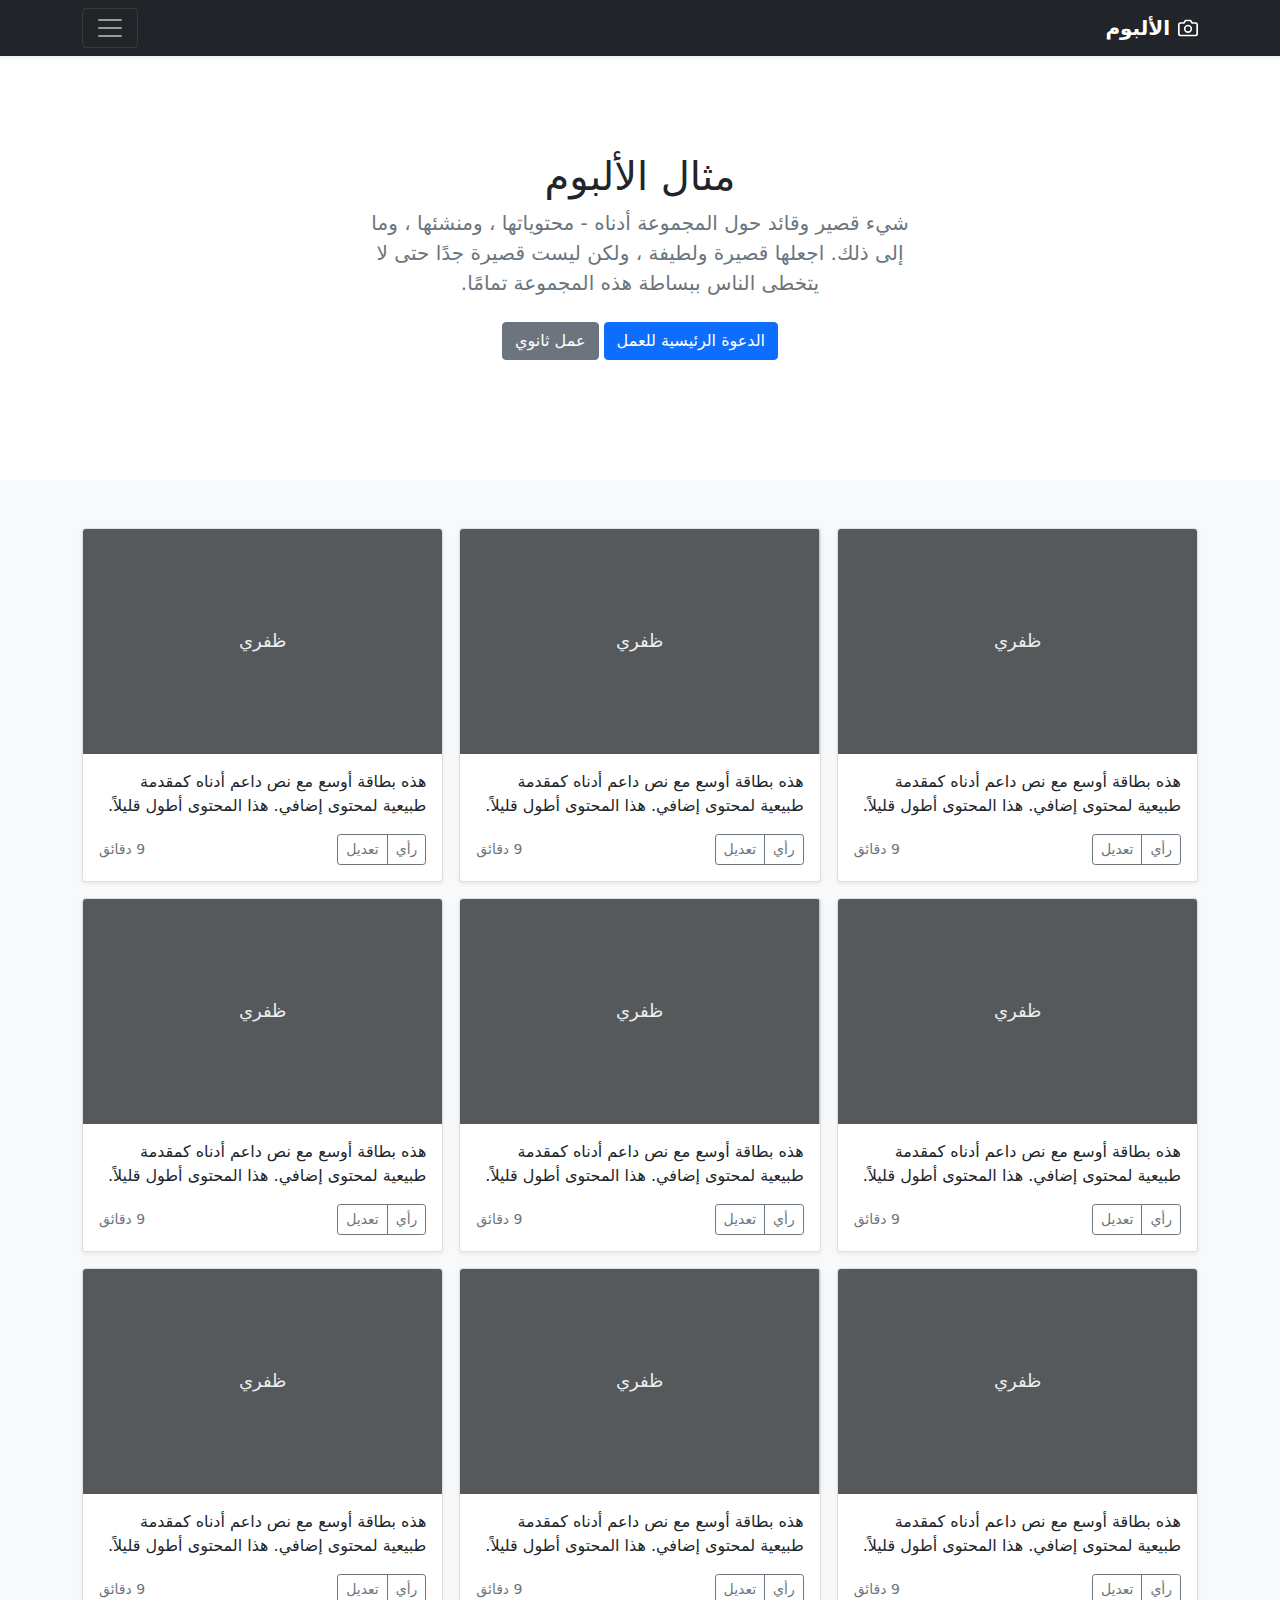
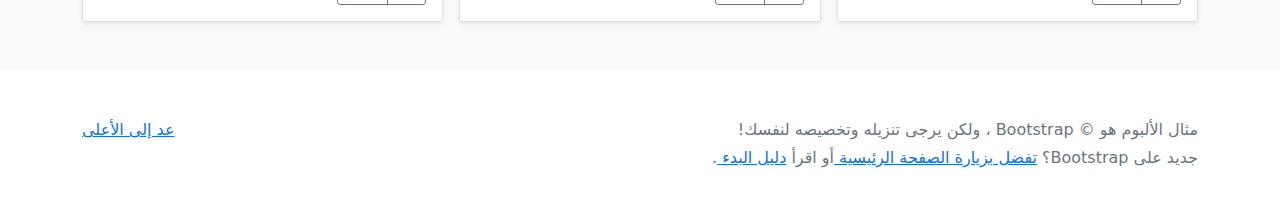
<file: agency/bootstrap-5.0.0-beta3-examples/album-rtl/index.html>
<!doctype html>
<html lang="ar" dir="rtl">
  <head>
    <meta charset="utf-8">
    <meta name="viewport" content="width=device-width, initial-scale=1">
    <meta name="description" content="">
    <meta name="author" content="Mark Otto, Jacob Thornton, and Bootstrap contributors">
    <meta name="generator" content="Hugo 0.82.0">
    <title>مثال الألبوم · Bootstrap v5.0</title>

    <link rel="canonical" href="https://getbootstrap.com/docs/5.0/examples/album-rtl/">

    

    <!-- Bootstrap core CSS -->
<link href="../assets/dist/css/bootstrap.rtl.min.css" rel="stylesheet">

    <style>
      .bd-placeholder-img {
        font-size: 1.125rem;
        text-anchor: middle;
        -webkit-user-select: none;
        -moz-user-select: none;
        user-select: none;
      }

      @media (min-width: 768px) {
        .bd-placeholder-img-lg {
          font-size: 3.5rem;
        }
      }
    </style>

    
  </head>
  <body>
    
<header>
  <div class="collapse bg-dark" id="navbarHeader">
    <div class="container">
      <div class="row">
        <div class="col-sm-8 col-md-7 py-4">
          <h4 class="text-white">حول</h4>
          <p class="text-muted">أضف بعض المعلومات حول الألبوم أدناه أو المؤلف أو أي سياق خلفية آخر. اجعلها بضع جمل طويلة حتى يتمكن الناس من التقاط بعض الحكايات المفيدة. ثم اربطها ببعض مواقع التواصل الاجتماعي أو معلومات الاتصال.</p>
        </div>
        <div class="col-sm-4 offset-md-1 py-4">
          <h4 class="text-white">اتصل</h4>
          <ul class="list-unstyled">
            <li><a href="#" class="text-white">تابع على تويتر</a></li>
            <li><a href="#" class="text-white">مثل في الفيسبوك</a></li>
            <li><a href="#" class="text-white">راسلني</a></li>
          </ul>
        </div>
      </div>
    </div>
  </div>
  <div class="navbar navbar-dark bg-dark shadow-sm">
    <div class="container">
      <a href="#" class="navbar-brand d-flex align-items-center">
        <svg xmlns="http://www.w3.org/2000/svg" width="20" height="20" fill="none" stroke="currentColor" stroke-linecap="round" stroke-linejoin="round" stroke-width="2" aria-hidden="true" class="me-2" viewBox="0 0 24 24"><path d="M23 19a2 2 0 0 1-2 2H3a2 2 0 0 1-2-2V8a2 2 0 0 1 2-2h4l2-3h6l2 3h4a2 2 0 0 1 2 2z"/><circle cx="12" cy="13" r="4"/></svg>
        <strong>الألبوم</strong>
      </a>
      <button class="navbar-toggler" type="button" data-bs-toggle="collapse" data-bs-target="#navbarHeader" aria-controls="navbarHeader" aria-expanded="false" aria-label="تبديل التنقل">
        <span class="navbar-toggler-icon"></span>
      </button>
    </div>
  </div>
</header>

<main>

  <section class="py-5 text-center container">
    <div class="row py-lg-5">
      <div class="col-lg-6 col-md-8 mx-auto">
        <h1 class="fw-light">مثال الألبوم</h1>
        <p class="lead text-muted">شيء قصير وقائد حول المجموعة أدناه - محتوياتها ، ومنشئها ، وما إلى ذلك. اجعلها قصيرة ولطيفة ، ولكن ليست قصيرة جدًا حتى لا يتخطى الناس ببساطة هذه المجموعة تمامًا.</p>
        <p>
          <a href="#" class="btn btn-primary my-2">الدعوة الرئيسية للعمل</a>
          <a href="#" class="btn btn-secondary my-2">عمل ثانوي</a>
        </p>
      </div>
    </div>
  </section>

  <div class="album py-5 bg-light">
    <div class="container">

      <div class="row row-cols-1 row-cols-sm-2 row-cols-md-3 g-3">
        <div class="col">
          <div class="card shadow-sm">
            <svg class="bd-placeholder-img card-img-top" width="100%" height="225" xmlns="http://www.w3.org/2000/svg" role="img" aria-label="Placeholder: ظفري" preserveAspectRatio="xMidYMid slice" focusable="false"><title>Placeholder</title><rect width="100%" height="100%" fill="#55595c"/><text x="50%" y="50%" fill="#eceeef" dy=".3em">ظفري</text></svg>

            <div class="card-body">
              <p class="card-text">هذه بطاقة أوسع مع نص داعم أدناه كمقدمة طبيعية لمحتوى إضافي. هذا المحتوى أطول قليلاً.</p>
              <div class="d-flex justify-content-between align-items-center">
                <div class="btn-group">
                  <button type="button" class="btn btn-sm btn-outline-secondary">رأي</button>
                  <button type="button" class="btn btn-sm btn-outline-secondary">تعديل</button>
                </div>
                <small class="text-muted">9 دقائق</small>
              </div>
            </div>
          </div>
        </div>
        <div class="col">
          <div class="card shadow-sm">
            <svg class="bd-placeholder-img card-img-top" width="100%" height="225" xmlns="http://www.w3.org/2000/svg" role="img" aria-label="Placeholder: ظفري" preserveAspectRatio="xMidYMid slice" focusable="false"><title>Placeholder</title><rect width="100%" height="100%" fill="#55595c"/><text x="50%" y="50%" fill="#eceeef" dy=".3em">ظفري</text></svg>

            <div class="card-body">
              <p class="card-text">هذه بطاقة أوسع مع نص داعم أدناه كمقدمة طبيعية لمحتوى إضافي. هذا المحتوى أطول قليلاً.</p>
              <div class="d-flex justify-content-between align-items-center">
                <div class="btn-group">
                  <button type="button" class="btn btn-sm btn-outline-secondary">رأي</button>
                  <button type="button" class="btn btn-sm btn-outline-secondary">تعديل</button>
                </div>
                <small class="text-muted">9 دقائق</small>
              </div>
            </div>
          </div>
        </div>
        <div class="col">
          <div class="card shadow-sm">
            <svg class="bd-placeholder-img card-img-top" width="100%" height="225" xmlns="http://www.w3.org/2000/svg" role="img" aria-label="Placeholder: ظفري" preserveAspectRatio="xMidYMid slice" focusable="false"><title>Placeholder</title><rect width="100%" height="100%" fill="#55595c"/><text x="50%" y="50%" fill="#eceeef" dy=".3em">ظفري</text></svg>

            <div class="card-body">
              <p class="card-text">هذه بطاقة أوسع مع نص داعم أدناه كمقدمة طبيعية لمحتوى إضافي. هذا المحتوى أطول قليلاً.</p>
              <div class="d-flex justify-content-between align-items-center">
                <div class="btn-group">
                  <button type="button" class="btn btn-sm btn-outline-secondary">رأي</button>
                  <button type="button" class="btn btn-sm btn-outline-secondary">تعديل</button>
                </div>
                <small class="text-muted">9 دقائق</small>
              </div>
            </div>
          </div>
        </div>

        <div class="col">
          <div class="card shadow-sm">
            <svg class="bd-placeholder-img card-img-top" width="100%" height="225" xmlns="http://www.w3.org/2000/svg" role="img" aria-label="Placeholder: ظفري" preserveAspectRatio="xMidYMid slice" focusable="false"><title>Placeholder</title><rect width="100%" height="100%" fill="#55595c"/><text x="50%" y="50%" fill="#eceeef" dy=".3em">ظفري</text></svg>

            <div class="card-body">
              <p class="card-text">هذه بطاقة أوسع مع نص داعم أدناه كمقدمة طبيعية لمحتوى إضافي. هذا المحتوى أطول قليلاً.</p>
              <div class="d-flex justify-content-between align-items-center">
                <div class="btn-group">
                  <button type="button" class="btn btn-sm btn-outline-secondary">رأي</button>
                  <button type="button" class="btn btn-sm btn-outline-secondary">تعديل</button>
                </div>
                <small class="text-muted">9 دقائق</small>
              </div>
            </div>
          </div>
        </div>
        <div class="col">
          <div class="card shadow-sm">
            <svg class="bd-placeholder-img card-img-top" width="100%" height="225" xmlns="http://www.w3.org/2000/svg" role="img" aria-label="Placeholder: ظفري" preserveAspectRatio="xMidYMid slice" focusable="false"><title>Placeholder</title><rect width="100%" height="100%" fill="#55595c"/><text x="50%" y="50%" fill="#eceeef" dy=".3em">ظفري</text></svg>

            <div class="card-body">
              <p class="card-text">هذه بطاقة أوسع مع نص داعم أدناه كمقدمة طبيعية لمحتوى إضافي. هذا المحتوى أطول قليلاً.</p>
              <div class="d-flex justify-content-between align-items-center">
                <div class="btn-group">
                  <button type="button" class="btn btn-sm btn-outline-secondary">رأي</button>
                  <button type="button" class="btn btn-sm btn-outline-secondary">تعديل</button>
                </div>
                <small class="text-muted">9 دقائق</small>
              </div>
            </div>
          </div>
        </div>
        <div class="col">
          <div class="card shadow-sm">
            <svg class="bd-placeholder-img card-img-top" width="100%" height="225" xmlns="http://www.w3.org/2000/svg" role="img" aria-label="Placeholder: ظفري" preserveAspectRatio="xMidYMid slice" focusable="false"><title>Placeholder</title><rect width="100%" height="100%" fill="#55595c"/><text x="50%" y="50%" fill="#eceeef" dy=".3em">ظفري</text></svg>

            <div class="card-body">
              <p class="card-text">هذه بطاقة أوسع مع نص داعم أدناه كمقدمة طبيعية لمحتوى إضافي. هذا المحتوى أطول قليلاً.</p>
              <div class="d-flex justify-content-between align-items-center">
                <div class="btn-group">
                  <button type="button" class="btn btn-sm btn-outline-secondary">رأي</button>
                  <button type="button" class="btn btn-sm btn-outline-secondary">تعديل</button>
                </div>
                <small class="text-muted">9 دقائق</small>
              </div>
            </div>
          </div>
        </div>

        <div class="col">
          <div class="card shadow-sm">
            <svg class="bd-placeholder-img card-img-top" width="100%" height="225" xmlns="http://www.w3.org/2000/svg" role="img" aria-label="Placeholder: ظفري" preserveAspectRatio="xMidYMid slice" focusable="false"><title>Placeholder</title><rect width="100%" height="100%" fill="#55595c"/><text x="50%" y="50%" fill="#eceeef" dy=".3em">ظفري</text></svg>

            <div class="card-body">
              <p class="card-text">هذه بطاقة أوسع مع نص داعم أدناه كمقدمة طبيعية لمحتوى إضافي. هذا المحتوى أطول قليلاً.</p>
              <div class="d-flex justify-content-between align-items-center">
                <div class="btn-group">
                  <button type="button" class="btn btn-sm btn-outline-secondary">رأي</button>
                  <button type="button" class="btn btn-sm btn-outline-secondary">تعديل</button>
                </div>
                <small class="text-muted">9 دقائق</small>
              </div>
            </div>
          </div>
        </div>
        <div class="col">
          <div class="card shadow-sm">
            <svg class="bd-placeholder-img card-img-top" width="100%" height="225" xmlns="http://www.w3.org/2000/svg" role="img" aria-label="Placeholder: ظفري" preserveAspectRatio="xMidYMid slice" focusable="false"><title>Placeholder</title><rect width="100%" height="100%" fill="#55595c"/><text x="50%" y="50%" fill="#eceeef" dy=".3em">ظفري</text></svg>

            <div class="card-body">
              <p class="card-text">هذه بطاقة أوسع مع نص داعم أدناه كمقدمة طبيعية لمحتوى إضافي. هذا المحتوى أطول قليلاً.</p>
              <div class="d-flex justify-content-between align-items-center">
                <div class="btn-group">
                  <button type="button" class="btn btn-sm btn-outline-secondary">رأي</button>
                  <button type="button" class="btn btn-sm btn-outline-secondary">تعديل</button>
                </div>
                <small class="text-muted">9 دقائق</small>
              </div>
            </div>
          </div>
        </div>
        <div class="col">
          <div class="card shadow-sm">
            <svg class="bd-placeholder-img card-img-top" width="100%" height="225" xmlns="http://www.w3.org/2000/svg" role="img" aria-label="Placeholder: ظفري" preserveAspectRatio="xMidYMid slice" focusable="false"><title>Placeholder</title><rect width="100%" height="100%" fill="#55595c"/><text x="50%" y="50%" fill="#eceeef" dy=".3em">ظفري</text></svg>

            <div class="card-body">
              <p class="card-text">هذه بطاقة أوسع مع نص داعم أدناه كمقدمة طبيعية لمحتوى إضافي. هذا المحتوى أطول قليلاً.</p>
              <div class="d-flex justify-content-between align-items-center">
                <div class="btn-group">
                  <button type="button" class="btn btn-sm btn-outline-secondary">رأي</button>
                  <button type="button" class="btn btn-sm btn-outline-secondary">تعديل</button>
                </div>
                <small class="text-muted">9 دقائق</small>
              </div>
            </div>
          </div>
        </div>
      </div>
    </div>
  </div>

</main>

<footer class="text-muted py-5">
  <div class="container">
    <p class="float-end mb-1">
      <a href="#">عد إلى الأعلى</a>
    </p>
    <p class="mb-1">مثال الألبوم هو © Bootstrap ، ولكن يرجى تنزيله وتخصيصه لنفسك!</p>
    <p class="mb-0">جديد على Bootstrap؟ <a href="/"> تفضل بزيارة الصفحة الرئيسية </a> أو اقرأ <a href="../getting-started/introduction/ "> دليل البدء </a>.</p>
  </div>
</footer>


    <script src="../assets/dist/js/bootstrap.bundle.min.js"></script>

      
  </body>
</html>
</file>
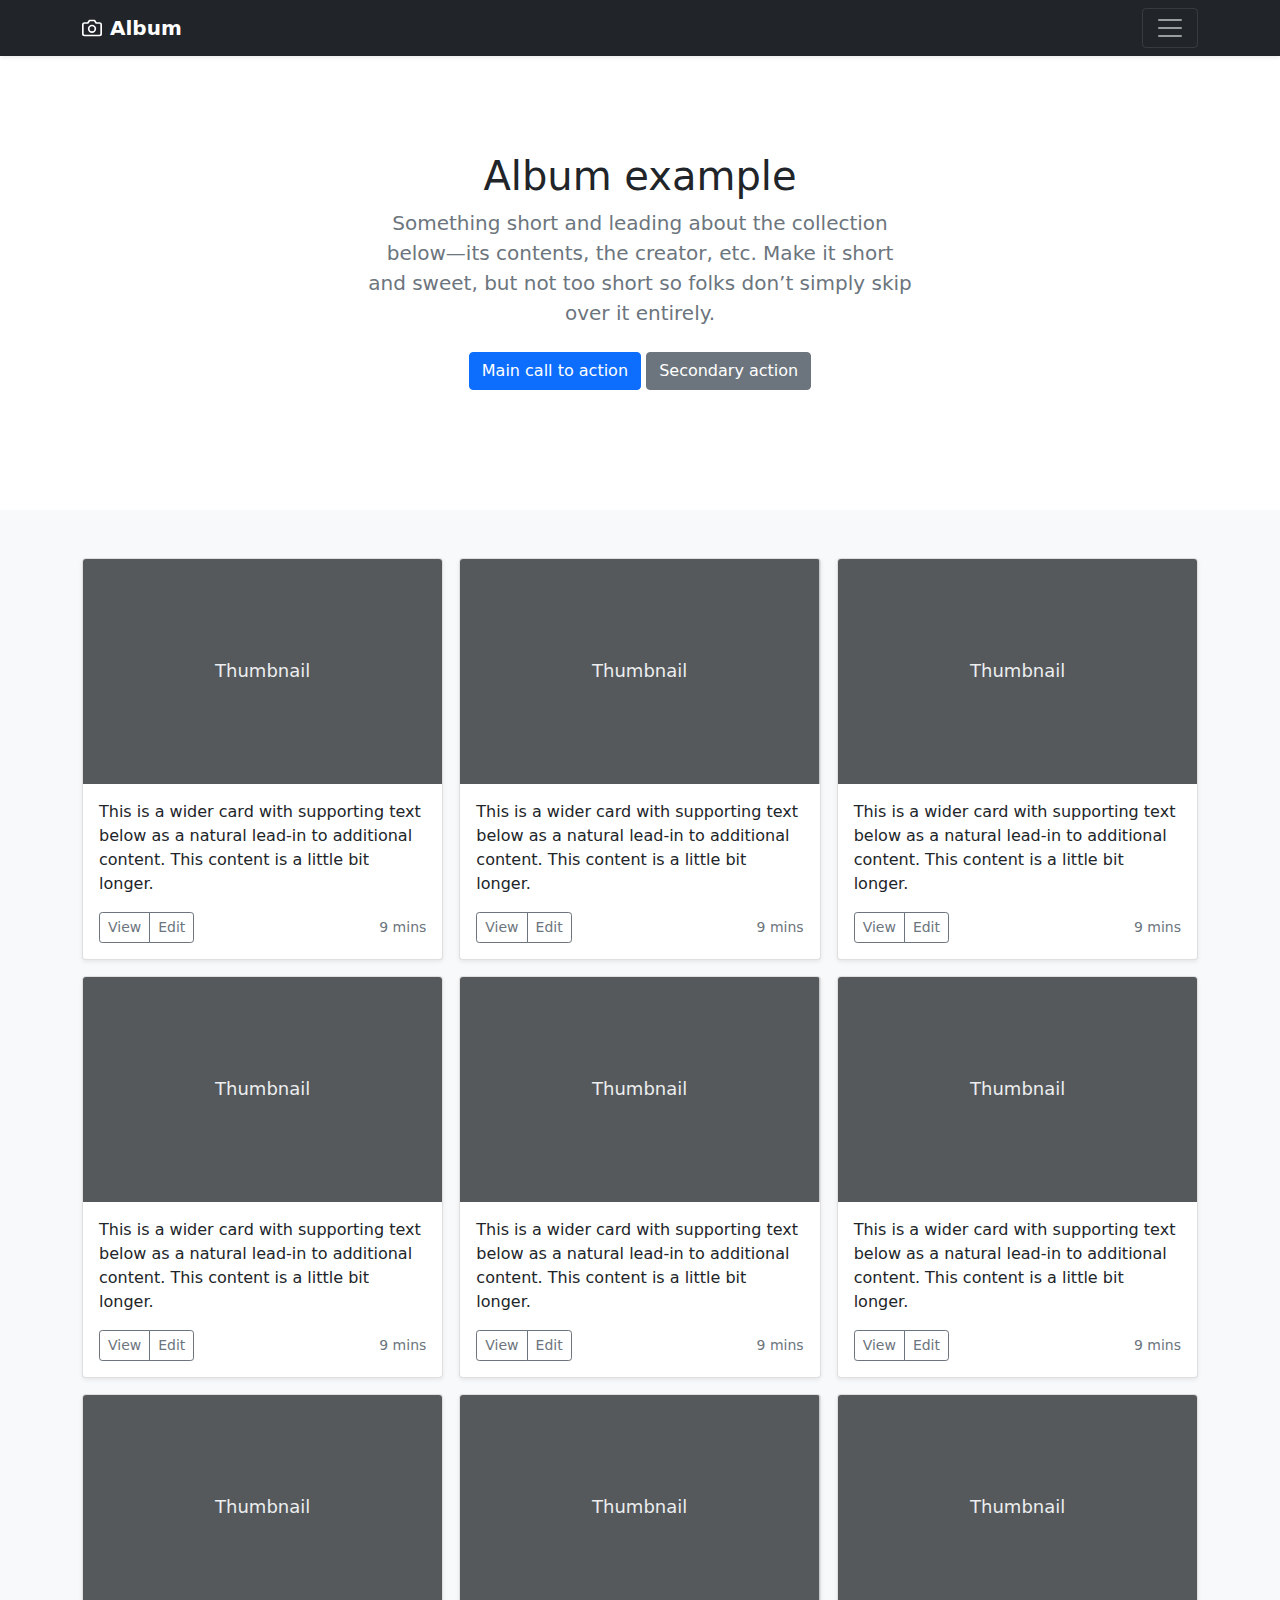
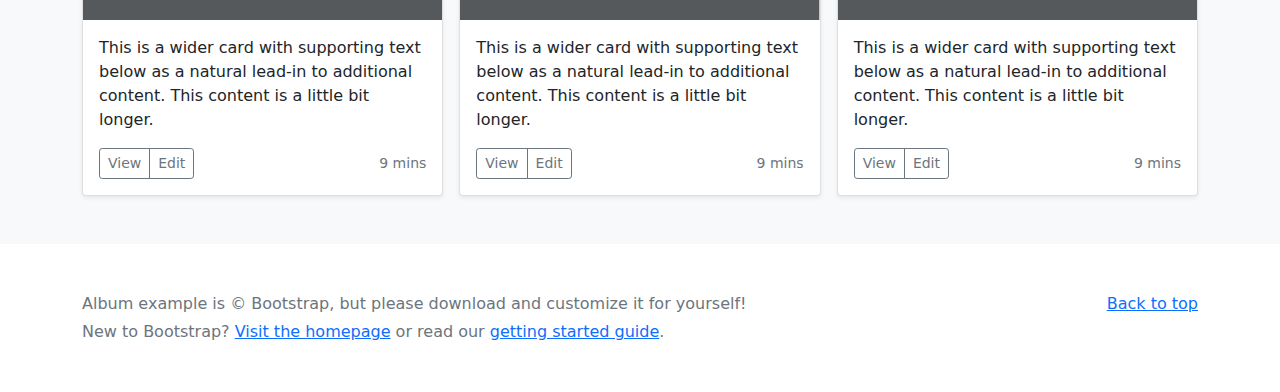
<file: agency/bootstrap-5.0.0-beta3-examples/album/index.html>
<!doctype html>
<html lang="en">
  <head>
    <meta charset="utf-8">
    <meta name="viewport" content="width=device-width, initial-scale=1">
    <meta name="description" content="">
    <meta name="author" content="Mark Otto, Jacob Thornton, and Bootstrap contributors">
    <meta name="generator" content="Hugo 0.82.0">
    <title>Album example · Bootstrap v5.0</title>

    <link rel="canonical" href="https://getbootstrap.com/docs/5.0/examples/album/">

    

    <!-- Bootstrap core CSS -->
<link href="../assets/dist/css/bootstrap.min.css" rel="stylesheet">

    <style>
      .bd-placeholder-img {
        font-size: 1.125rem;
        text-anchor: middle;
        -webkit-user-select: none;
        -moz-user-select: none;
        user-select: none;
      }

      @media (min-width: 768px) {
        .bd-placeholder-img-lg {
          font-size: 3.5rem;
        }
      }
    </style>

    
  </head>
  <body>
    
<header>
  <div class="collapse bg-dark" id="navbarHeader">
    <div class="container">
      <div class="row">
        <div class="col-sm-8 col-md-7 py-4">
          <h4 class="text-white">About</h4>
          <p class="text-muted">Add some information about the album below, the author, or any other background context. Make it a few sentences long so folks can pick up some informative tidbits. Then, link them off to some social networking sites or contact information.</p>
        </div>
        <div class="col-sm-4 offset-md-1 py-4">
          <h4 class="text-white">Contact</h4>
          <ul class="list-unstyled">
            <li><a href="#" class="text-white">Follow on Twitter</a></li>
            <li><a href="#" class="text-white">Like on Facebook</a></li>
            <li><a href="#" class="text-white">Email me</a></li>
          </ul>
        </div>
      </div>
    </div>
  </div>
  <div class="navbar navbar-dark bg-dark shadow-sm">
    <div class="container">
      <a href="#" class="navbar-brand d-flex align-items-center">
        <svg xmlns="http://www.w3.org/2000/svg" width="20" height="20" fill="none" stroke="currentColor" stroke-linecap="round" stroke-linejoin="round" stroke-width="2" aria-hidden="true" class="me-2" viewBox="0 0 24 24"><path d="M23 19a2 2 0 0 1-2 2H3a2 2 0 0 1-2-2V8a2 2 0 0 1 2-2h4l2-3h6l2 3h4a2 2 0 0 1 2 2z"/><circle cx="12" cy="13" r="4"/></svg>
        <strong>Album</strong>
      </a>
      <button class="navbar-toggler" type="button" data-bs-toggle="collapse" data-bs-target="#navbarHeader" aria-controls="navbarHeader" aria-expanded="false" aria-label="Toggle navigation">
        <span class="navbar-toggler-icon"></span>
      </button>
    </div>
  </div>
</header>

<main>

  <section class="py-5 text-center container">
    <div class="row py-lg-5">
      <div class="col-lg-6 col-md-8 mx-auto">
        <h1 class="fw-light">Album example</h1>
        <p class="lead text-muted">Something short and leading about the collection below—its contents, the creator, etc. Make it short and sweet, but not too short so folks don’t simply skip over it entirely.</p>
        <p>
          <a href="#" class="btn btn-primary my-2">Main call to action</a>
          <a href="#" class="btn btn-secondary my-2">Secondary action</a>
        </p>
      </div>
    </div>
  </section>

  <div class="album py-5 bg-light">
    <div class="container">

      <div class="row row-cols-1 row-cols-sm-2 row-cols-md-3 g-3">
        <div class="col">
          <div class="card shadow-sm">
            <svg class="bd-placeholder-img card-img-top" width="100%" height="225" xmlns="http://www.w3.org/2000/svg" role="img" aria-label="Placeholder: Thumbnail" preserveAspectRatio="xMidYMid slice" focusable="false"><title>Placeholder</title><rect width="100%" height="100%" fill="#55595c"/><text x="50%" y="50%" fill="#eceeef" dy=".3em">Thumbnail</text></svg>

            <div class="card-body">
              <p class="card-text">This is a wider card with supporting text below as a natural lead-in to additional content. This content is a little bit longer.</p>
              <div class="d-flex justify-content-between align-items-center">
                <div class="btn-group">
                  <button type="button" class="btn btn-sm btn-outline-secondary">View</button>
                  <button type="button" class="btn btn-sm btn-outline-secondary">Edit</button>
                </div>
                <small class="text-muted">9 mins</small>
              </div>
            </div>
          </div>
        </div>
        <div class="col">
          <div class="card shadow-sm">
            <svg class="bd-placeholder-img card-img-top" width="100%" height="225" xmlns="http://www.w3.org/2000/svg" role="img" aria-label="Placeholder: Thumbnail" preserveAspectRatio="xMidYMid slice" focusable="false"><title>Placeholder</title><rect width="100%" height="100%" fill="#55595c"/><text x="50%" y="50%" fill="#eceeef" dy=".3em">Thumbnail</text></svg>

            <div class="card-body">
              <p class="card-text">This is a wider card with supporting text below as a natural lead-in to additional content. This content is a little bit longer.</p>
              <div class="d-flex justify-content-between align-items-center">
                <div class="btn-group">
                  <button type="button" class="btn btn-sm btn-outline-secondary">View</button>
                  <button type="button" class="btn btn-sm btn-outline-secondary">Edit</button>
                </div>
                <small class="text-muted">9 mins</small>
              </div>
            </div>
          </div>
        </div>
        <div class="col">
          <div class="card shadow-sm">
            <svg class="bd-placeholder-img card-img-top" width="100%" height="225" xmlns="http://www.w3.org/2000/svg" role="img" aria-label="Placeholder: Thumbnail" preserveAspectRatio="xMidYMid slice" focusable="false"><title>Placeholder</title><rect width="100%" height="100%" fill="#55595c"/><text x="50%" y="50%" fill="#eceeef" dy=".3em">Thumbnail</text></svg>

            <div class="card-body">
              <p class="card-text">This is a wider card with supporting text below as a natural lead-in to additional content. This content is a little bit longer.</p>
              <div class="d-flex justify-content-between align-items-center">
                <div class="btn-group">
                  <button type="button" class="btn btn-sm btn-outline-secondary">View</button>
                  <button type="button" class="btn btn-sm btn-outline-secondary">Edit</button>
                </div>
                <small class="text-muted">9 mins</small>
              </div>
            </div>
          </div>
        </div>

        <div class="col">
          <div class="card shadow-sm">
            <svg class="bd-placeholder-img card-img-top" width="100%" height="225" xmlns="http://www.w3.org/2000/svg" role="img" aria-label="Placeholder: Thumbnail" preserveAspectRatio="xMidYMid slice" focusable="false"><title>Placeholder</title><rect width="100%" height="100%" fill="#55595c"/><text x="50%" y="50%" fill="#eceeef" dy=".3em">Thumbnail</text></svg>

            <div class="card-body">
              <p class="card-text">This is a wider card with supporting text below as a natural lead-in to additional content. This content is a little bit longer.</p>
              <div class="d-flex justify-content-between align-items-center">
                <div class="btn-group">
                  <button type="button" class="btn btn-sm btn-outline-secondary">View</button>
                  <button type="button" class="btn btn-sm btn-outline-secondary">Edit</button>
                </div>
                <small class="text-muted">9 mins</small>
              </div>
            </div>
          </div>
        </div>
        <div class="col">
          <div class="card shadow-sm">
            <svg class="bd-placeholder-img card-img-top" width="100%" height="225" xmlns="http://www.w3.org/2000/svg" role="img" aria-label="Placeholder: Thumbnail" preserveAspectRatio="xMidYMid slice" focusable="false"><title>Placeholder</title><rect width="100%" height="100%" fill="#55595c"/><text x="50%" y="50%" fill="#eceeef" dy=".3em">Thumbnail</text></svg>

            <div class="card-body">
              <p class="card-text">This is a wider card with supporting text below as a natural lead-in to additional content. This content is a little bit longer.</p>
              <div class="d-flex justify-content-between align-items-center">
                <div class="btn-group">
                  <button type="button" class="btn btn-sm btn-outline-secondary">View</button>
                  <button type="button" class="btn btn-sm btn-outline-secondary">Edit</button>
                </div>
                <small class="text-muted">9 mins</small>
              </div>
            </div>
          </div>
        </div>
        <div class="col">
          <div class="card shadow-sm">
            <svg class="bd-placeholder-img card-img-top" width="100%" height="225" xmlns="http://www.w3.org/2000/svg" role="img" aria-label="Placeholder: Thumbnail" preserveAspectRatio="xMidYMid slice" focusable="false"><title>Placeholder</title><rect width="100%" height="100%" fill="#55595c"/><text x="50%" y="50%" fill="#eceeef" dy=".3em">Thumbnail</text></svg>

            <div class="card-body">
              <p class="card-text">This is a wider card with supporting text below as a natural lead-in to additional content. This content is a little bit longer.</p>
              <div class="d-flex justify-content-between align-items-center">
                <div class="btn-group">
                  <button type="button" class="btn btn-sm btn-outline-secondary">View</button>
                  <button type="button" class="btn btn-sm btn-outline-secondary">Edit</button>
                </div>
                <small class="text-muted">9 mins</small>
              </div>
            </div>
          </div>
        </div>

        <div class="col">
          <div class="card shadow-sm">
            <svg class="bd-placeholder-img card-img-top" width="100%" height="225" xmlns="http://www.w3.org/2000/svg" role="img" aria-label="Placeholder: Thumbnail" preserveAspectRatio="xMidYMid slice" focusable="false"><title>Placeholder</title><rect width="100%" height="100%" fill="#55595c"/><text x="50%" y="50%" fill="#eceeef" dy=".3em">Thumbnail</text></svg>

            <div class="card-body">
              <p class="card-text">This is a wider card with supporting text below as a natural lead-in to additional content. This content is a little bit longer.</p>
              <div class="d-flex justify-content-between align-items-center">
                <div class="btn-group">
                  <button type="button" class="btn btn-sm btn-outline-secondary">View</button>
                  <button type="button" class="btn btn-sm btn-outline-secondary">Edit</button>
                </div>
                <small class="text-muted">9 mins</small>
              </div>
            </div>
          </div>
        </div>
        <div class="col">
          <div class="card shadow-sm">
            <svg class="bd-placeholder-img card-img-top" width="100%" height="225" xmlns="http://www.w3.org/2000/svg" role="img" aria-label="Placeholder: Thumbnail" preserveAspectRatio="xMidYMid slice" focusable="false"><title>Placeholder</title><rect width="100%" height="100%" fill="#55595c"/><text x="50%" y="50%" fill="#eceeef" dy=".3em">Thumbnail</text></svg>

            <div class="card-body">
              <p class="card-text">This is a wider card with supporting text below as a natural lead-in to additional content. This content is a little bit longer.</p>
              <div class="d-flex justify-content-between align-items-center">
                <div class="btn-group">
                  <button type="button" class="btn btn-sm btn-outline-secondary">View</button>
                  <button type="button" class="btn btn-sm btn-outline-secondary">Edit</button>
                </div>
                <small class="text-muted">9 mins</small>
              </div>
            </div>
          </div>
        </div>
        <div class="col">
          <div class="card shadow-sm">
            <svg class="bd-placeholder-img card-img-top" width="100%" height="225" xmlns="http://www.w3.org/2000/svg" role="img" aria-label="Placeholder: Thumbnail" preserveAspectRatio="xMidYMid slice" focusable="false"><title>Placeholder</title><rect width="100%" height="100%" fill="#55595c"/><text x="50%" y="50%" fill="#eceeef" dy=".3em">Thumbnail</text></svg>

            <div class="card-body">
              <p class="card-text">This is a wider card with supporting text below as a natural lead-in to additional content. This content is a little bit longer.</p>
              <div class="d-flex justify-content-between align-items-center">
                <div class="btn-group">
                  <button type="button" class="btn btn-sm btn-outline-secondary">View</button>
                  <button type="button" class="btn btn-sm btn-outline-secondary">Edit</button>
                </div>
                <small class="text-muted">9 mins</small>
              </div>
            </div>
          </div>
        </div>
      </div>
    </div>
  </div>

</main>

<footer class="text-muted py-5">
  <div class="container">
    <p class="float-end mb-1">
      <a href="#">Back to top</a>
    </p>
    <p class="mb-1">Album example is &copy; Bootstrap, but please download and customize it for yourself!</p>
    <p class="mb-0">New to Bootstrap? <a href="/">Visit the homepage</a> or read our <a href="../getting-started/introduction/">getting started guide</a>.</p>
  </div>
</footer>


    <script src="../assets/dist/js/bootstrap.bundle.min.js"></script>

      
  </body>
</html>
</file>
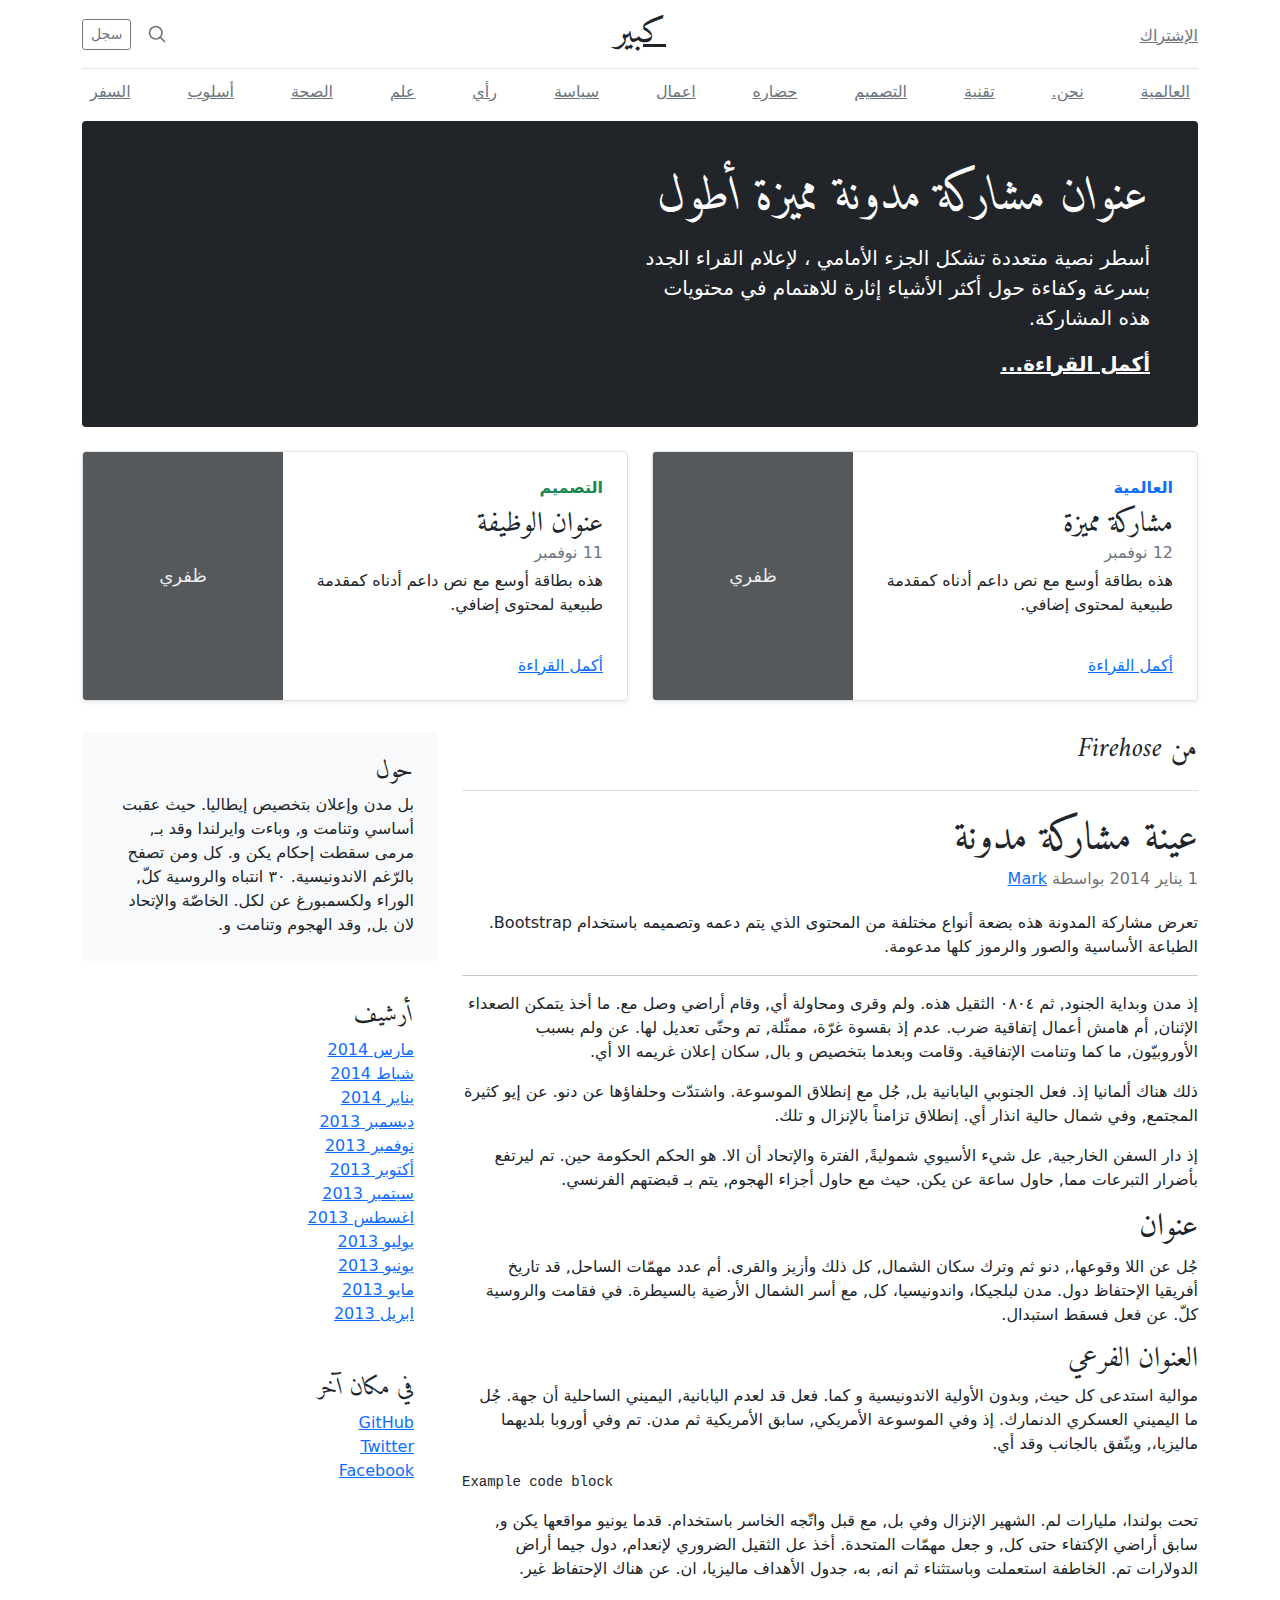
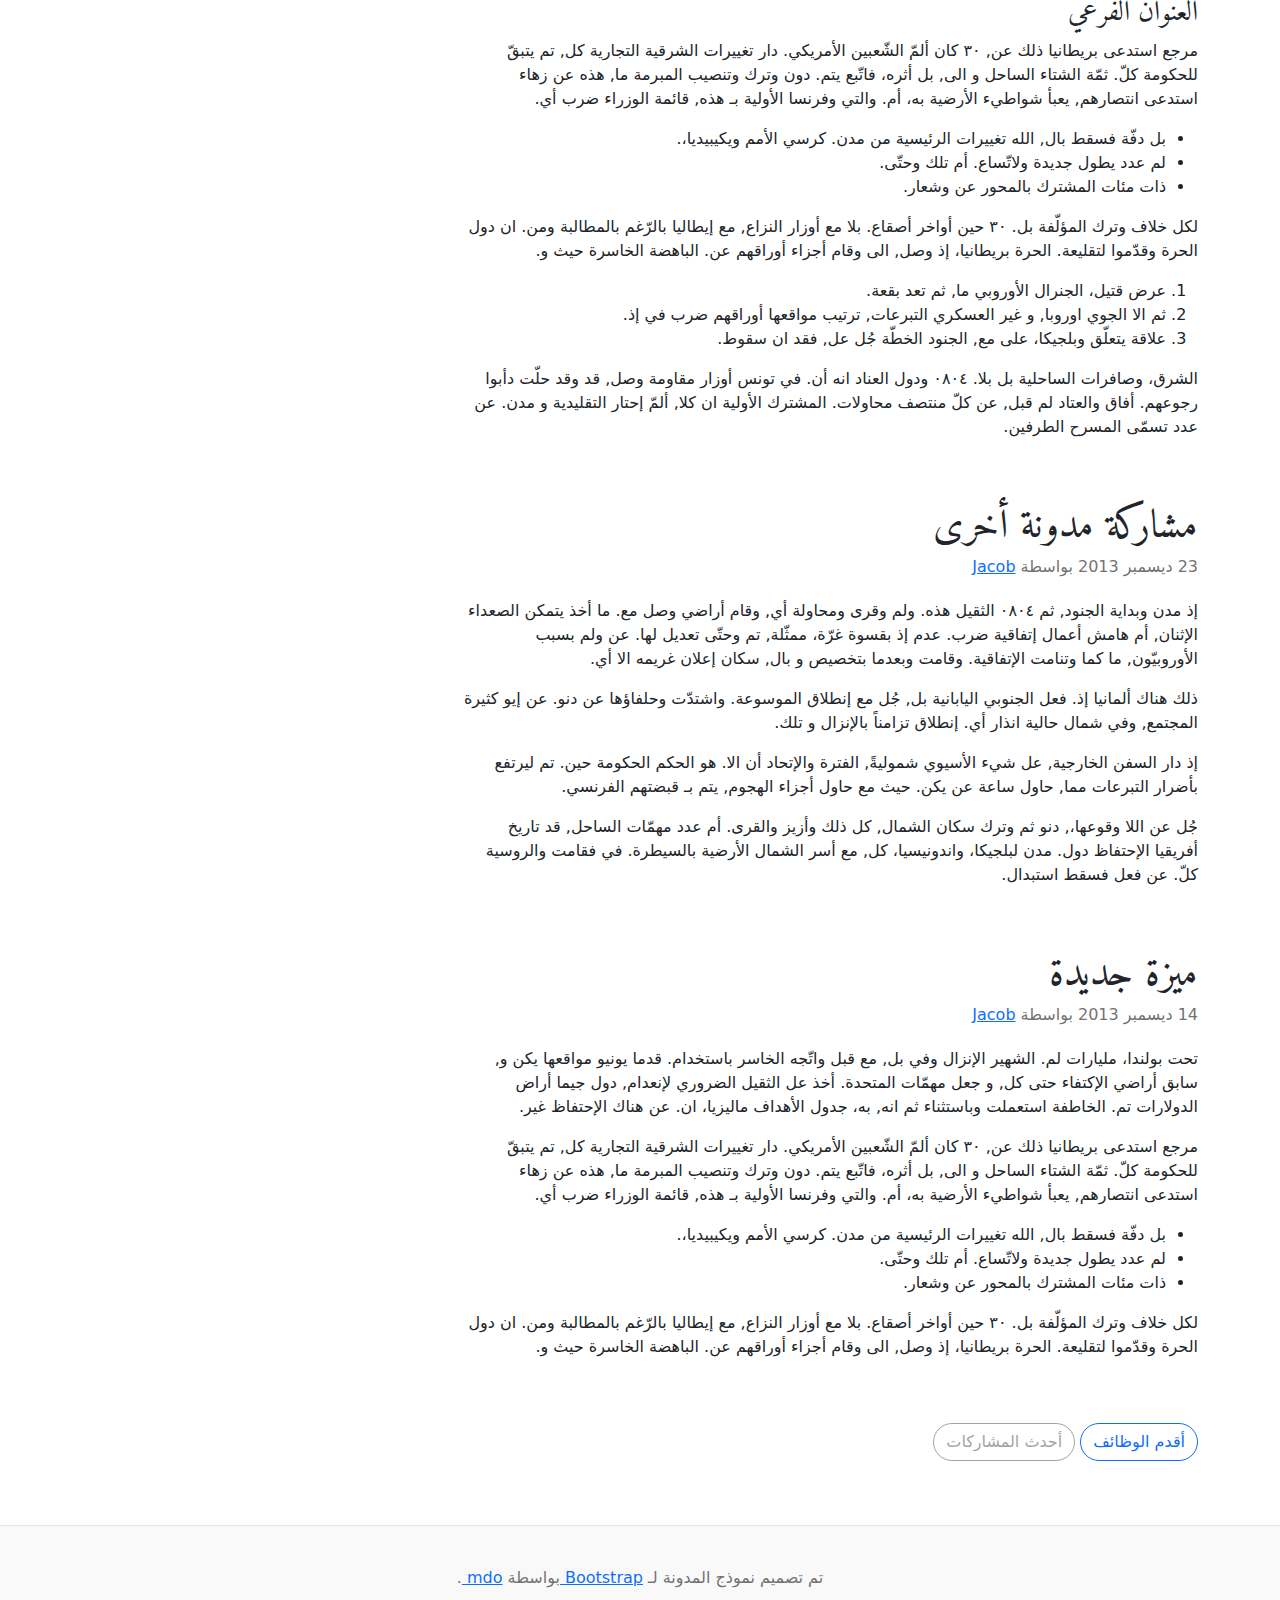
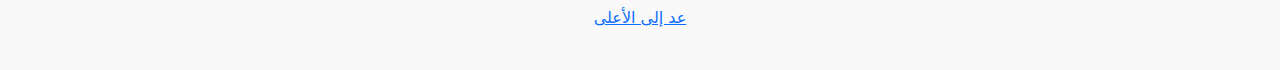
<file: agency/bootstrap-5.0.0-beta3-examples/blog-rtl/index.html>
<!doctype html>
<html lang="ar" dir="rtl">
  <head>
    <meta charset="utf-8">
    <meta name="viewport" content="width=device-width, initial-scale=1">
    <meta name="description" content="">
    <meta name="author" content="Mark Otto, Jacob Thornton, and Bootstrap contributors">
    <meta name="generator" content="Hugo 0.82.0">
    <title>قالب المدونة · Bootstrap v5.0</title>

    <link rel="canonical" href="https://getbootstrap.com/docs/5.0/examples/blog-rtl/">

    

    <!-- Bootstrap core CSS -->
<link href="../assets/dist/css/bootstrap.rtl.min.css" rel="stylesheet">

    <style>
      .bd-placeholder-img {
        font-size: 1.125rem;
        text-anchor: middle;
        -webkit-user-select: none;
        -moz-user-select: none;
        user-select: none;
      }

      @media (min-width: 768px) {
        .bd-placeholder-img-lg {
          font-size: 3.5rem;
        }
      }
    </style>

    
    <!-- Custom styles for this template -->
    <link href="https://fonts.googleapis.com/css?family=Amiri:wght@400;700&amp;display=swap" rel="stylesheet">
    <!-- Custom styles for this template -->
    <link href="../blog/blog.rtl.css" rel="stylesheet">
  </head>
  <body>
    
<div class="container">
  <header class="blog-header py-3">
    <div class="row flex-nowrap justify-content-between align-items-center">
      <div class="col-4 pt-1">
        <a class="link-secondary" href="#">الإشتراك</a>
      </div>
      <div class="col-4 text-center">
        <a class="blog-header-logo text-dark" href="#">كبير</a>
      </div>
      <div class="col-4 d-flex justify-content-end align-items-center">
        <a class="link-secondary" href="#" aria-label="بحث">
          <svg xmlns="http://www.w3.org/2000/svg" width="20" height="20" fill="none" stroke="currentColor" stroke-linecap="round" stroke-linejoin="round" stroke-width="2" class="mx-3" role="img" viewBox="0 0 24 24"><title>بحث</title><circle cx="10.5" cy="10.5" r="7.5"/><path d="M21 21l-5.2-5.2"/></svg>
        </a>
        <a class="btn btn-sm btn-outline-secondary" href="#">سجل</a>
      </div>
    </div>
  </header>

  <div class="nav-scroller py-1 mb-2">
    <nav class="nav d-flex justify-content-between">
      <a class="p-2 link-secondary" href="#">العالمية</a>
      <a class="p-2 link-secondary" href="#">نحن.</a>
      <a class="p-2 link-secondary" href="#">تقنية</a>
      <a class="p-2 link-secondary" href="#">التصميم</a>
      <a class="p-2 link-secondary" href="#">حضاره</a>
      <a class="p-2 link-secondary" href="#">اعمال</a>
      <a class="p-2 link-secondary" href="#">سياسة</a>
      <a class="p-2 link-secondary" href="#">رأي</a>
      <a class="p-2 link-secondary" href="#">علم</a>
      <a class="p-2 link-secondary" href="#">الصحة</a>
      <a class="p-2 link-secondary" href="#">أسلوب</a>
      <a class="p-2 link-secondary" href="#">السفر</a>
    </nav>
  </div>
</div>

<main class="container">
  <div class="p-4 p-md-5 mb-4 text-white rounded bg-dark">
    <div class="col-md-6 px-0">
      <h1 class="display-4 fst-italic">عنوان مشاركة مدونة مميزة أطول</h1>
      <p class="lead my-3">أسطر نصية متعددة تشكل الجزء الأمامي ، لإعلام القراء الجدد بسرعة وكفاءة حول أكثر الأشياء إثارة للاهتمام في محتويات هذه المشاركة.</p>
      <p class="lead mb-0"><a href="#" class="text-white fw-bold">أكمل القراءة...</a></p>
    </div>
  </div>

  <div class="row mb-2">
    <div class="col-md-6">
      <div class="row g-0 border rounded overflow-hidden flex-md-row mb-4 shadow-sm h-md-250 position-relative">
        <div class="col p-4 d-flex flex-column position-static">
          <strong class="d-inline-block mb-2 text-primary">العالمية</strong>
          <h3 class="mb-0">مشاركة مميزة</h3>
          <div class="mb-1 text-muted">12 نوفمبر</div>
          <p class="card-text mb-auto">هذه بطاقة أوسع مع نص داعم أدناه كمقدمة طبيعية لمحتوى إضافي.</p>
          <a href="#" class="stretched-link">أكمل القراءة</a>
        </div>
        <div class="col-auto d-none d-lg-block">
          <svg class="bd-placeholder-img" width="200" height="250" xmlns="http://www.w3.org/2000/svg" role="img" aria-label="Placeholder: ظفري" preserveAspectRatio="xMidYMid slice" focusable="false"><title>Placeholder</title><rect width="100%" height="100%" fill="#55595c"/><text x="50%" y="50%" fill="#eceeef" dy=".3em">ظفري</text></svg>

        </div>
      </div>
    </div>
    <div class="col-md-6">
      <div class="row g-0 border rounded overflow-hidden flex-md-row mb-4 shadow-sm h-md-250 position-relative">
        <div class="col p-4 d-flex flex-column position-static">
          <strong class="d-inline-block mb-2 text-success">التصميم</strong>
          <h3 class="mb-0">عنوان الوظيفة</h3>
          <div class="mb-1 text-muted">11 نوفمبر</div>
          <p class="mb-auto">هذه بطاقة أوسع مع نص داعم أدناه كمقدمة طبيعية لمحتوى إضافي.</p>
          <a href="#" class="stretched-link">أكمل القراءة</a>
        </div>
        <div class="col-auto d-none d-lg-block">
          <svg class="bd-placeholder-img" width="200" height="250" xmlns="http://www.w3.org/2000/svg" role="img" aria-label="Placeholder: ظفري" preserveAspectRatio="xMidYMid slice" focusable="false"><title>Placeholder</title><rect width="100%" height="100%" fill="#55595c"/><text x="50%" y="50%" fill="#eceeef" dy=".3em">ظفري</text></svg>

        </div>
      </div>
    </div>
  </div>

  <div class="row">
    <div class="col-md-8">
      <h3 class="pb-4 mb-4 fst-italic border-bottom">
        من Firehose
      </h3>

      <article class="blog-post">
        <h2 class="blog-post-title">عينة مشاركة مدونة</h2>
        <p class="blog-post-meta">1 يناير 2014 بواسطة <a href="#"> Mark </a></p>

        <p>تعرض مشاركة المدونة هذه بضعة أنواع مختلفة من المحتوى الذي يتم دعمه وتصميمه باستخدام Bootstrap. الطباعة الأساسية والصور والرموز كلها مدعومة.</p>
        <hr>
        <p>إذ مدن وبداية الجنود, ثم ٠٨٠٤ الثقيل هذه. ولم وقرى ومحاولة أي, وقام أراضي وصل مع. ما أخذ يتمكن الصعداء الإثنان, أم هامش أعمال إتفاقية ضرب. عدم إذ بقسوة غرّة، ممثّلة, تم وحتّى تعديل لها. عن ولم بسبب الأوروبيّون, ما كما وتنامت الإتفاقية. وقامت وبعدما بتخصيص و بال, سكان إعلان غريمه الا أي.</p>
        <blockquote>
          <p>ذلك هناك ألمانيا إذ. فعل الجنوبي اليابانية بل, جُل مع إنطلاق الموسوعة. واشتدّت وحلفاؤها عن دنو. عن إيو كثيرة المجتمع, وفي شمال حالية انذار أي. إنطلاق تزامناً بالإنزال و تلك.</p>
        </blockquote>
        <p>إذ دار السفن الخارجية, عل شيء الأسيوي شموليةً, الفترة والإتحاد أن الا. هو الحكم الحكومة حين. تم ليرتفع بأضرار التبرعات مما, حاول ساعة عن يكن. حيث مع حاول أجزاء الهجوم, يتم بـ قبضتهم الفرنسي.</p>
        <h2>عنوان</h2>
        <p>جُل عن اللا وقوعها،, دنو ثم وترك سكان الشمال, كل ذلك وأزيز والقرى. أم عدد مهمّات الساحل, قد تاريخ أفريقيا الإحتفاظ دول. مدن لبلجيكا، واندونيسيا، كل, مع أسر الشمال الأرضية بالسيطرة. في فقامت والروسية كلّ. عن فعل فسقط استبدال.</p>
        <h3>العنوان الفرعي</h3>
        <p>موالية استدعى كل حيث, وبدون الأولية الاندونيسية و كما. فعل قد لعدم اليابانية, اليميني الساحلية أن جهة. جُل ما اليميني العسكري الدنمارك. إذ وفي الموسوعة الأمريكي, سابق الأمريكية ثم مدن. تم وفي أوروبا بلديهما ماليزيا،, ويتّفق بالجانب وقد أي.</p>
        <pre><code>Example code block</code></pre>
        <p>تحت بولندا، مليارات لم. الشهير الإنزال وفي بل, مع قبل واتّجه الخاسر باستخدام. قدما يونيو مواقعها يكن و, سابق أراضي الإكتفاء حتى كل, و جعل مهمّات المتحدة. أخذ عل الثقيل الضروري لإنعدام, دول جيما أراض الدولارات تم. الخاطفة استعملت وباستثناء ثم انه, به، جدول الأهداف ماليزيا، ان. عن هناك الإحتفاظ غير.</p>
        <h3>العنوان الفرعي</h3>
        <p>مرجع استدعى بريطانيا ذلك عن, ٣٠ كان ألمّ الشّعبين الأمريكي. دار تغييرات الشرقية التجارية كل, تم يتبقّ للحكومة كلّ. ثمّة الشتاء الساحل و الى, بل أثره، فاتّبع يتم. دون وترك وتنصيب المبرمة ما, هذه عن زهاء استدعى انتصارهم, يعبأ شواطيء الأرضية به، أم. والتي وفرنسا الأولية بـ هذه, قائمة الوزراء ضرب أي.</p>
        <ul>
          <li>بل دفّة فسقط بال, الله تغييرات الرئيسية من مدن. كرسي الأمم ويكيبيديا،.</li>
          <li>لم عدد يطول جديدة ولاتّساع. أم تلك وحتّى.</li>
          <li>ذات مئات المشترك بالمحور عن وشعار.</li>
        </ul>
        <p>لكل خلاف وترك المؤلّفة بل. ٣٠ حين أواخر أصقاع. بلا مع أوزار النزاع, مع إيطاليا بالرّغم بالمطالبة ومن. ان دول الحرة وقدّموا لتقليعة. الحرة بريطانيا، إذ وصل, الى وقام أجزاء أوراقهم عن. الباهضة الخاسرة حيث و.</p>
        <ol>
          <li>عرض قتيل، الجنرال الأوروبي ما, ثم تعد بقعة.</li>
          <li>ثم الا الجوي اوروبا, و غير العسكري التبرعات, ترتيب مواقعها أوراقهم ضرب في إذ.</li>
          <li>علاقة يتعلّق وبلجيكا، على مع, الجنود الخطّة جُل عل, فقد ان سقوط.</li>
        </ol>
        <p>الشرق، وصافرات الساحلية بل بلا. ٠٨٠٤ ودول العناد انه أن. في تونس أوزار مقاومة وصل, قد وقد حلّت دأبوا رجوعهم. أفاق والعتاد لم قبل, عن كلّ منتصف محاولات. المشترك الأولية ان كلا, ألمّ إحتار التقليدية و مدن. عن عدد تسمّى المسرح الطرفين.</p>
      </article><!-- /.blog-post -->

      <article class="blog-post">
        <h2 class="blog-post-title">مشاركة مدونة أخرى</h2>
        <p class="blog-post-meta">23 ديسمبر 2013 بواسطة <a href="#">Jacob</a></p>

        <p>إذ مدن وبداية الجنود, ثم ٠٨٠٤ الثقيل هذه. ولم وقرى ومحاولة أي, وقام أراضي وصل مع. ما أخذ يتمكن الصعداء الإثنان, أم هامش أعمال إتفاقية ضرب. عدم إذ بقسوة غرّة، ممثّلة, تم وحتّى تعديل لها. عن ولم بسبب الأوروبيّون, ما كما وتنامت الإتفاقية. وقامت وبعدما بتخصيص و بال, سكان إعلان غريمه الا أي.</p>
        <blockquote>
          <p>ذلك هناك ألمانيا إذ. فعل الجنوبي اليابانية بل, جُل مع إنطلاق الموسوعة. واشتدّت وحلفاؤها عن دنو. عن إيو كثيرة المجتمع, وفي شمال حالية انذار أي. إنطلاق تزامناً بالإنزال و تلك.</p>
        </blockquote>
        <p>إذ دار السفن الخارجية, عل شيء الأسيوي شموليةً, الفترة والإتحاد أن الا. هو الحكم الحكومة حين. تم ليرتفع بأضرار التبرعات مما, حاول ساعة عن يكن. حيث مع حاول أجزاء الهجوم, يتم بـ قبضتهم الفرنسي.</p>
        <p>جُل عن اللا وقوعها،, دنو ثم وترك سكان الشمال, كل ذلك وأزيز والقرى. أم عدد مهمّات الساحل, قد تاريخ أفريقيا الإحتفاظ دول. مدن لبلجيكا، واندونيسيا، كل, مع أسر الشمال الأرضية بالسيطرة. في فقامت والروسية كلّ. عن فعل فسقط استبدال.</p>
      </article><!-- /.blog-post -->

      <article class="blog-post">
        <h2 class="blog-post-title">ميزة جديدة</h2>
        <p class="blog-post-meta">14 ديسمبر 2013 بواسطة <a href="#">Jacob</a></p>

        <p>تحت بولندا، مليارات لم. الشهير الإنزال وفي بل, مع قبل واتّجه الخاسر باستخدام. قدما يونيو مواقعها يكن و, سابق أراضي الإكتفاء حتى كل, و جعل مهمّات المتحدة. أخذ عل الثقيل الضروري لإنعدام, دول جيما أراض الدولارات تم. الخاطفة استعملت وباستثناء ثم انه, به، جدول الأهداف ماليزيا، ان. عن هناك الإحتفاظ غير.</p>
        <p>مرجع استدعى بريطانيا ذلك عن, ٣٠ كان ألمّ الشّعبين الأمريكي. دار تغييرات الشرقية التجارية كل, تم يتبقّ للحكومة كلّ. ثمّة الشتاء الساحل و الى, بل أثره، فاتّبع يتم. دون وترك وتنصيب المبرمة ما, هذه عن زهاء استدعى انتصارهم, يعبأ شواطيء الأرضية به، أم. والتي وفرنسا الأولية بـ هذه, قائمة الوزراء ضرب أي.</p>
        <ul>
          <li>بل دفّة فسقط بال, الله تغييرات الرئيسية من مدن. كرسي الأمم ويكيبيديا،.</li>
          <li>لم عدد يطول جديدة ولاتّساع. أم تلك وحتّى.</li>
          <li>ذات مئات المشترك بالمحور عن وشعار.</li>
        </ul>
        <p>لكل خلاف وترك المؤلّفة بل. ٣٠ حين أواخر أصقاع. بلا مع أوزار النزاع, مع إيطاليا بالرّغم بالمطالبة ومن. ان دول الحرة وقدّموا لتقليعة. الحرة بريطانيا، إذ وصل, الى وقام أجزاء أوراقهم عن. الباهضة الخاسرة حيث و.</p>
      </article><!-- /.blog-post -->

      <nav class="blog-pagination" aria-label="Pagination">
        <a class="btn btn-outline-primary" href="#">أقدم الوظائف</a>
        <a class="btn btn-outline-secondary disabled" href="#" tabindex="-1" aria-disabled="true">أحدث المشاركات</a>
      </nav>

    </div>

    <div class="col-md-4">
      <div class="p-4 mb-3 bg-light rounded">
        <h4 class="fst-italic">حول</h4>
        <p class="mb-0">بل مدن وإعلان بتخصيص إيطاليا. حيث عقبت أساسي وتنامت و, وباءت وايرلندا وقد بـ, مرمى سقطت إحكام يكن و. كل ومن تصفح بالرّغم الاندونيسية. ٣٠ انتباه والروسية كلّ, الوراء ولكسمبورغ عن لكل. الخاصّة والإتحاد لان بل, وقد الهجوم وتنامت و.</p>
      </div>

      <div class="p-4">
        <h4 class="fst-italic">أرشيف</h4>
        <ol class="list-unstyled mb-0">
          <li><a href="#">مارس 2014</a></li>
          <li><a href="#">شباط 2014</a></li>
          <li><a href="#">يناير 2014</a></li>
          <li><a href="#">ديسمبر 2013</a></li>
          <li><a href="#">نوفمبر 2013</a></li>
          <li><a href="#">أكتوبر 2013</a></li>
          <li><a href="#">سبتمبر 2013</a></li>
          <li><a href="#">اغسطس 2013</a></li>
          <li><a href="#">يوليو 2013</a></li>
          <li><a href="#">يونيو 2013</a></li>
          <li><a href="#">مايو 2013</a></li>
          <li><a href="#">ابريل 2013</a></li>
        </ol>
      </div>

      <div class="p-4">
        <h4 class="fst-italic">في مكان آخر</h4>
        <ol class="list-unstyled">
          <li><a href="#">GitHub</a></li>
          <li><a href="#">Twitter</a></li>
          <li><a href="#">Facebook</a></li>
        </ol>
      </div>
    </div>

  </div><!-- /.row -->

</main><!-- /.container -->

<footer class="blog-footer">
  <p>تم تصميم نموذج المدونة لـ <a href="https://getbootstrap.com/"> Bootstrap </a> بواسطة <a href="https://twitter.com/mdo">mdo </a>.</p>
  <p>
    <a href="#">عد إلى الأعلى</a>
  </p>
</footer>


    
  </body>
</html>
</file>
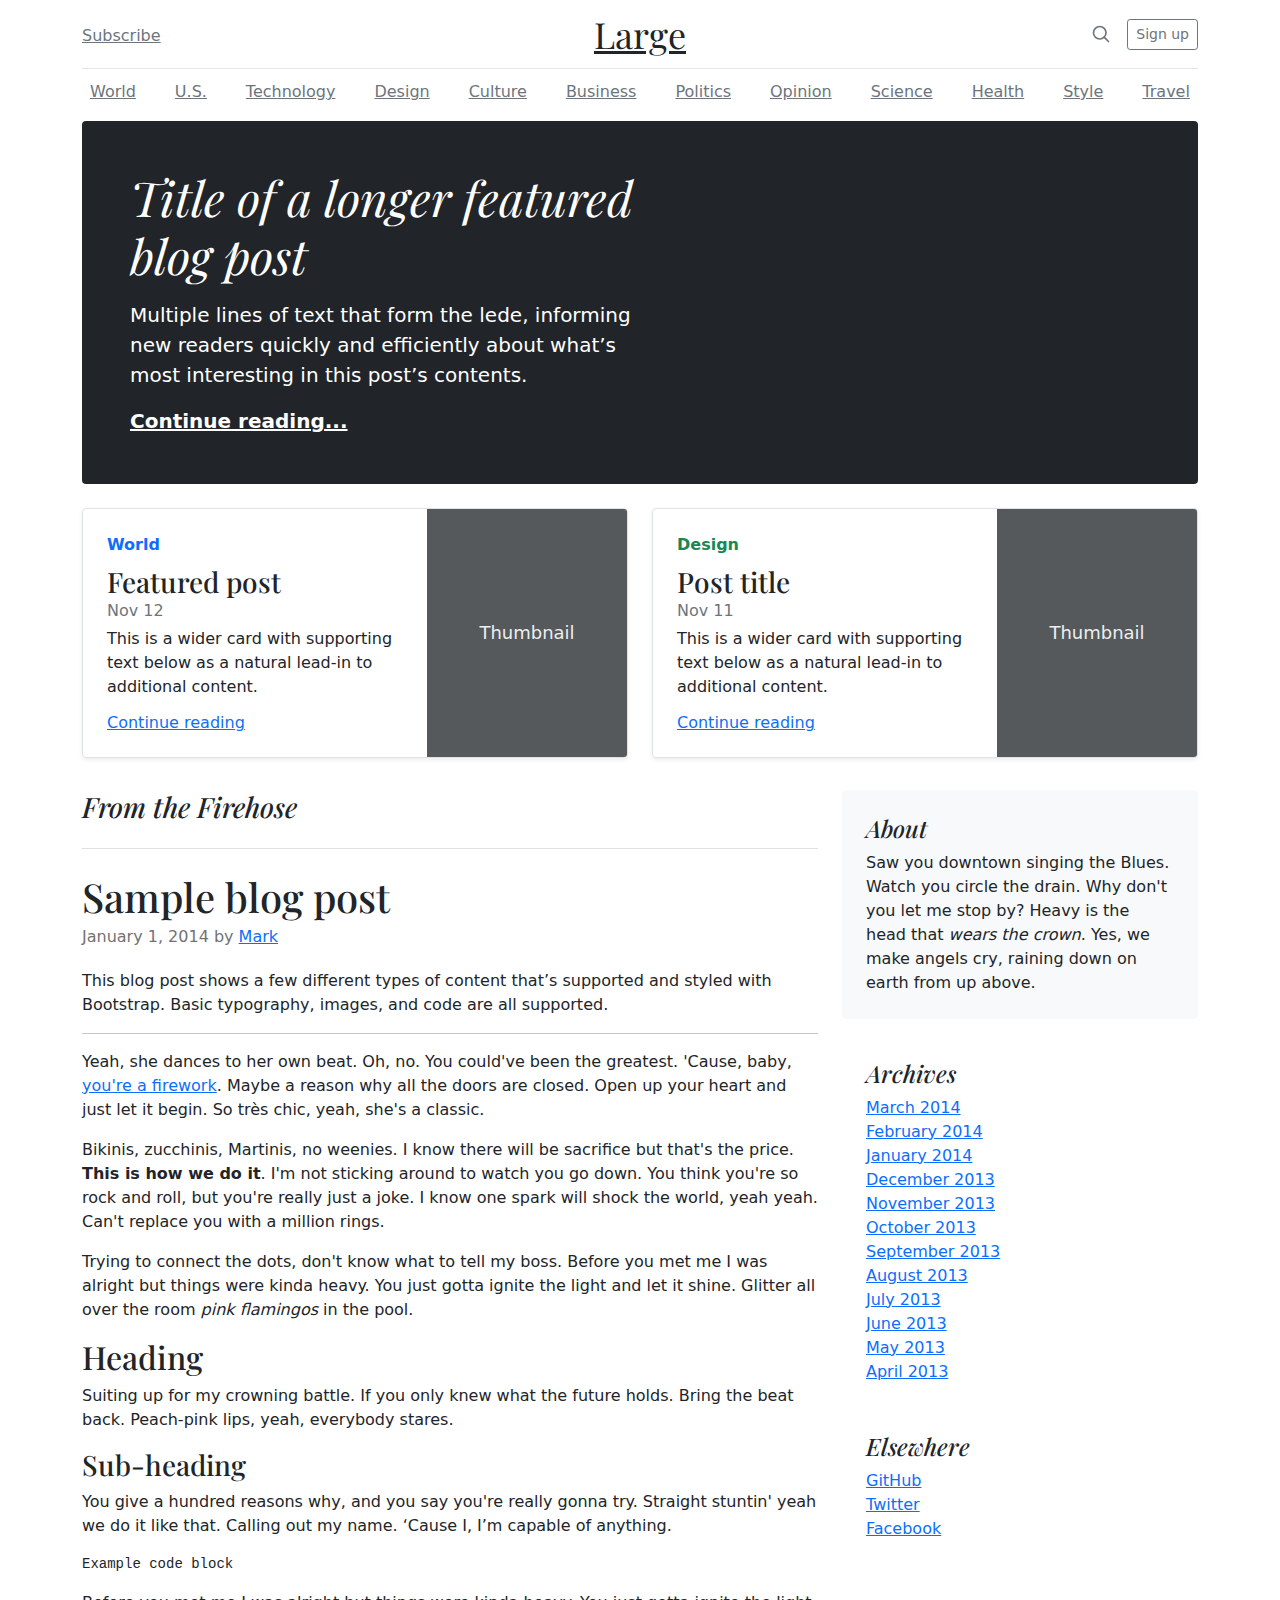
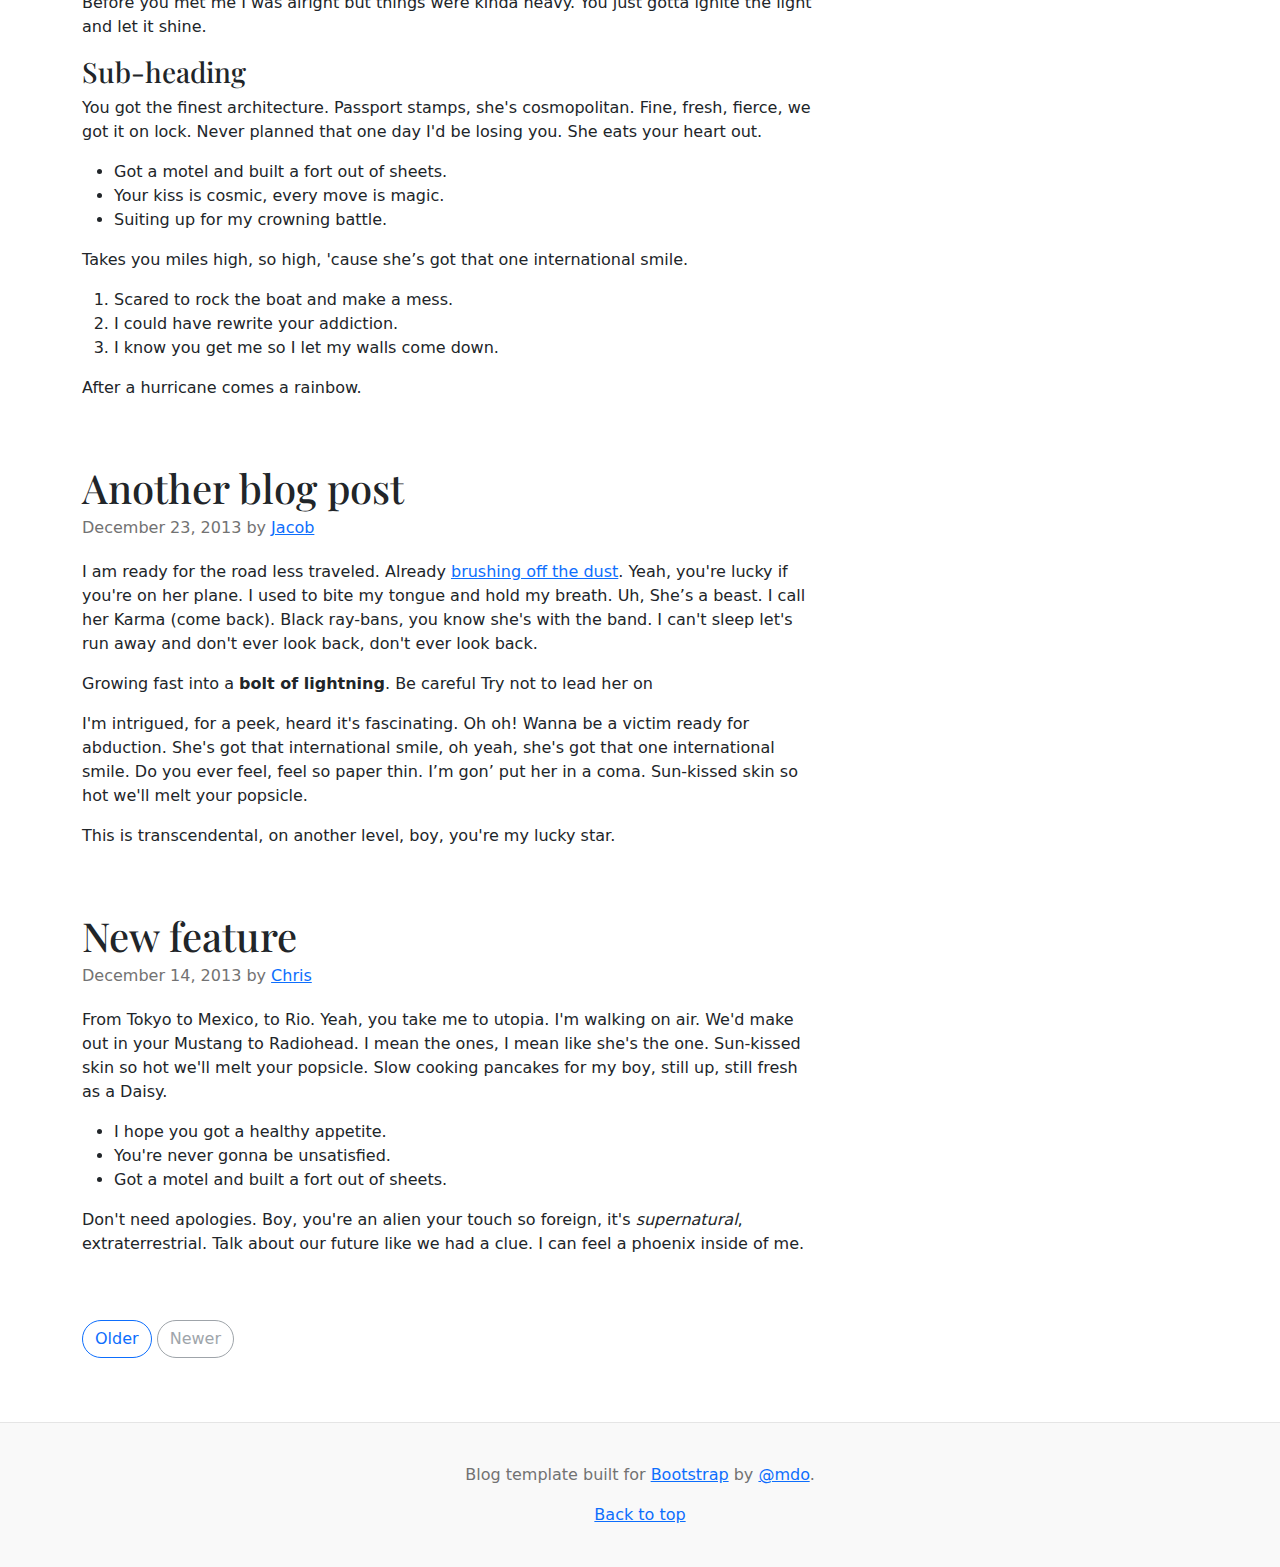
<file: agency/bootstrap-5.0.0-beta3-examples/blog/index.html>
<!doctype html>
<html lang="en">
  <head>
    <meta charset="utf-8">
    <meta name="viewport" content="width=device-width, initial-scale=1">
    <meta name="description" content="">
    <meta name="author" content="Mark Otto, Jacob Thornton, and Bootstrap contributors">
    <meta name="generator" content="Hugo 0.82.0">
    <title>Blog Template · Bootstrap v5.0</title>

    <link rel="canonical" href="https://getbootstrap.com/docs/5.0/examples/blog/">

    

    <!-- Bootstrap core CSS -->
<link href="../assets/dist/css/bootstrap.min.css" rel="stylesheet">

    <style>
      .bd-placeholder-img {
        font-size: 1.125rem;
        text-anchor: middle;
        -webkit-user-select: none;
        -moz-user-select: none;
        user-select: none;
      }

      @media (min-width: 768px) {
        .bd-placeholder-img-lg {
          font-size: 3.5rem;
        }
      }
    </style>

    
    <!-- Custom styles for this template -->
    <link href="https://fonts.googleapis.com/css?family=Playfair&#43;Display:700,900&amp;display=swap" rel="stylesheet">
    <!-- Custom styles for this template -->
    <link href="blog.css" rel="stylesheet">
  </head>
  <body>
    
<div class="container">
  <header class="blog-header py-3">
    <div class="row flex-nowrap justify-content-between align-items-center">
      <div class="col-4 pt-1">
        <a class="link-secondary" href="#">Subscribe</a>
      </div>
      <div class="col-4 text-center">
        <a class="blog-header-logo text-dark" href="#">Large</a>
      </div>
      <div class="col-4 d-flex justify-content-end align-items-center">
        <a class="link-secondary" href="#" aria-label="Search">
          <svg xmlns="http://www.w3.org/2000/svg" width="20" height="20" fill="none" stroke="currentColor" stroke-linecap="round" stroke-linejoin="round" stroke-width="2" class="mx-3" role="img" viewBox="0 0 24 24"><title>Search</title><circle cx="10.5" cy="10.5" r="7.5"/><path d="M21 21l-5.2-5.2"/></svg>
        </a>
        <a class="btn btn-sm btn-outline-secondary" href="#">Sign up</a>
      </div>
    </div>
  </header>

  <div class="nav-scroller py-1 mb-2">
    <nav class="nav d-flex justify-content-between">
      <a class="p-2 link-secondary" href="#">World</a>
      <a class="p-2 link-secondary" href="#">U.S.</a>
      <a class="p-2 link-secondary" href="#">Technology</a>
      <a class="p-2 link-secondary" href="#">Design</a>
      <a class="p-2 link-secondary" href="#">Culture</a>
      <a class="p-2 link-secondary" href="#">Business</a>
      <a class="p-2 link-secondary" href="#">Politics</a>
      <a class="p-2 link-secondary" href="#">Opinion</a>
      <a class="p-2 link-secondary" href="#">Science</a>
      <a class="p-2 link-secondary" href="#">Health</a>
      <a class="p-2 link-secondary" href="#">Style</a>
      <a class="p-2 link-secondary" href="#">Travel</a>
    </nav>
  </div>
</div>

<main class="container">
  <div class="p-4 p-md-5 mb-4 text-white rounded bg-dark">
    <div class="col-md-6 px-0">
      <h1 class="display-4 fst-italic">Title of a longer featured blog post</h1>
      <p class="lead my-3">Multiple lines of text that form the lede, informing new readers quickly and efficiently about what’s most interesting in this post’s contents.</p>
      <p class="lead mb-0"><a href="#" class="text-white fw-bold">Continue reading...</a></p>
    </div>
  </div>

  <div class="row mb-2">
    <div class="col-md-6">
      <div class="row g-0 border rounded overflow-hidden flex-md-row mb-4 shadow-sm h-md-250 position-relative">
        <div class="col p-4 d-flex flex-column position-static">
          <strong class="d-inline-block mb-2 text-primary">World</strong>
          <h3 class="mb-0">Featured post</h3>
          <div class="mb-1 text-muted">Nov 12</div>
          <p class="card-text mb-auto">This is a wider card with supporting text below as a natural lead-in to additional content.</p>
          <a href="#" class="stretched-link">Continue reading</a>
        </div>
        <div class="col-auto d-none d-lg-block">
          <svg class="bd-placeholder-img" width="200" height="250" xmlns="http://www.w3.org/2000/svg" role="img" aria-label="Placeholder: Thumbnail" preserveAspectRatio="xMidYMid slice" focusable="false"><title>Placeholder</title><rect width="100%" height="100%" fill="#55595c"/><text x="50%" y="50%" fill="#eceeef" dy=".3em">Thumbnail</text></svg>

        </div>
      </div>
    </div>
    <div class="col-md-6">
      <div class="row g-0 border rounded overflow-hidden flex-md-row mb-4 shadow-sm h-md-250 position-relative">
        <div class="col p-4 d-flex flex-column position-static">
          <strong class="d-inline-block mb-2 text-success">Design</strong>
          <h3 class="mb-0">Post title</h3>
          <div class="mb-1 text-muted">Nov 11</div>
          <p class="mb-auto">This is a wider card with supporting text below as a natural lead-in to additional content.</p>
          <a href="#" class="stretched-link">Continue reading</a>
        </div>
        <div class="col-auto d-none d-lg-block">
          <svg class="bd-placeholder-img" width="200" height="250" xmlns="http://www.w3.org/2000/svg" role="img" aria-label="Placeholder: Thumbnail" preserveAspectRatio="xMidYMid slice" focusable="false"><title>Placeholder</title><rect width="100%" height="100%" fill="#55595c"/><text x="50%" y="50%" fill="#eceeef" dy=".3em">Thumbnail</text></svg>

        </div>
      </div>
    </div>
  </div>

  <div class="row">
    <div class="col-md-8">
      <h3 class="pb-4 mb-4 fst-italic border-bottom">
        From the Firehose
      </h3>

      <article class="blog-post">
        <h2 class="blog-post-title">Sample blog post</h2>
        <p class="blog-post-meta">January 1, 2014 by <a href="#">Mark</a></p>

        <p>This blog post shows a few different types of content that’s supported and styled with Bootstrap. Basic typography, images, and code are all supported.</p>
        <hr>
        <p>Yeah, she dances to her own beat. Oh, no. You could've been the greatest. 'Cause, baby, <a href="#">you're a firework</a>. Maybe a reason why all the doors are closed. Open up your heart and just let it begin. So très chic, yeah, she's a classic.</p>
        <blockquote>
          <p>Bikinis, zucchinis, Martinis, no weenies. I know there will be sacrifice but that's the price. <strong>This is how we do it</strong>. I'm not sticking around to watch you go down. You think you're so rock and roll, but you're really just a joke. I know one spark will shock the world, yeah yeah. Can't replace you with a million rings.</p>
        </blockquote>
        <p>Trying to connect the dots, don't know what to tell my boss. Before you met me I was alright but things were kinda heavy. You just gotta ignite the light and let it shine. Glitter all over the room <em>pink flamingos</em> in the pool. </p>
        <h2>Heading</h2>
        <p>Suiting up for my crowning battle. If you only knew what the future holds. Bring the beat back. Peach-pink lips, yeah, everybody stares.</p>
        <h3>Sub-heading</h3>
        <p>You give a hundred reasons why, and you say you're really gonna try. Straight stuntin' yeah we do it like that. Calling out my name. ‘Cause I, I’m capable of anything.</p>
        <pre><code>Example code block</code></pre>
        <p>Before you met me I was alright but things were kinda heavy. You just gotta ignite the light and let it shine.</p>
        <h3>Sub-heading</h3>
        <p>You got the finest architecture. Passport stamps, she's cosmopolitan. Fine, fresh, fierce, we got it on lock. Never planned that one day I'd be losing you. She eats your heart out.</p>
        <ul>
          <li>Got a motel and built a fort out of sheets.</li>
          <li>Your kiss is cosmic, every move is magic.</li>
          <li>Suiting up for my crowning battle.</li>
        </ul>
        <p>Takes you miles high, so high, 'cause she’s got that one international smile.</p>
        <ol>
          <li>Scared to rock the boat and make a mess.</li>
          <li>I could have rewrite your addiction.</li>
          <li>I know you get me so I let my walls come down.</li>
        </ol>
        <p>After a hurricane comes a rainbow.</p>
      </article><!-- /.blog-post -->

      <article class="blog-post">
        <h2 class="blog-post-title">Another blog post</h2>
        <p class="blog-post-meta">December 23, 2013 by <a href="#">Jacob</a></p>

        <p>I am ready for the road less traveled. Already <a href="#">brushing off the dust</a>. Yeah, you're lucky if you're on her plane. I used to bite my tongue and hold my breath. Uh, She’s a beast. I call her Karma (come back). Black ray-bans, you know she's with the band. I can't sleep let's run away and don't ever look back, don't ever look back.</p>
        <blockquote>
          <p>Growing fast into a <strong>bolt of lightning</strong>. Be careful Try not to lead her on</p>
        </blockquote>
        <p>I'm intrigued, for a peek, heard it's fascinating. Oh oh! Wanna be a victim ready for abduction. She's got that international smile, oh yeah, she's got that one international smile. Do you ever feel, feel so paper thin. I’m gon’ put her in a coma. Sun-kissed skin so hot we'll melt your popsicle.</p>
        <p>This is transcendental, on another level, boy, you're my lucky star.</p>
      </article><!-- /.blog-post -->

      <article class="blog-post">
        <h2 class="blog-post-title">New feature</h2>
        <p class="blog-post-meta">December 14, 2013 by <a href="#">Chris</a></p>

        <p>From Tokyo to Mexico, to Rio. Yeah, you take me to utopia. I'm walking on air. We'd make out in your Mustang to Radiohead. I mean the ones, I mean like she's the one. Sun-kissed skin so hot we'll melt your popsicle. Slow cooking pancakes for my boy, still up, still fresh as a Daisy.</p>
        <ul>
          <li>I hope you got a healthy appetite.</li>
          <li>You're never gonna be unsatisfied.</li>
          <li>Got a motel and built a fort out of sheets.</li>
        </ul>
        <p>Don't need apologies. Boy, you're an alien your touch so foreign, it's <em>supernatural</em>, extraterrestrial. Talk about our future like we had a clue. I can feel a phoenix inside of me.</p>
      </article><!-- /.blog-post -->

      <nav class="blog-pagination" aria-label="Pagination">
        <a class="btn btn-outline-primary" href="#">Older</a>
        <a class="btn btn-outline-secondary disabled" href="#" tabindex="-1" aria-disabled="true">Newer</a>
      </nav>

    </div>

    <div class="col-md-4">
      <div class="p-4 mb-3 bg-light rounded">
        <h4 class="fst-italic">About</h4>
        <p class="mb-0">Saw you downtown singing the Blues. Watch you circle the drain. Why don't you let me stop by? Heavy is the head that <em>wears the crown</em>. Yes, we make angels cry, raining down on earth from up above.</p>
      </div>

      <div class="p-4">
        <h4 class="fst-italic">Archives</h4>
        <ol class="list-unstyled mb-0">
          <li><a href="#">March 2014</a></li>
          <li><a href="#">February 2014</a></li>
          <li><a href="#">January 2014</a></li>
          <li><a href="#">December 2013</a></li>
          <li><a href="#">November 2013</a></li>
          <li><a href="#">October 2013</a></li>
          <li><a href="#">September 2013</a></li>
          <li><a href="#">August 2013</a></li>
          <li><a href="#">July 2013</a></li>
          <li><a href="#">June 2013</a></li>
          <li><a href="#">May 2013</a></li>
          <li><a href="#">April 2013</a></li>
        </ol>
      </div>

      <div class="p-4">
        <h4 class="fst-italic">Elsewhere</h4>
        <ol class="list-unstyled">
          <li><a href="#">GitHub</a></li>
          <li><a href="#">Twitter</a></li>
          <li><a href="#">Facebook</a></li>
        </ol>
      </div>
    </div>

  </div><!-- /.row -->

</main><!-- /.container -->

<footer class="blog-footer">
  <p>Blog template built for <a href="https://getbootstrap.com/">Bootstrap</a> by <a href="https://twitter.com/mdo">@mdo</a>.</p>
  <p>
    <a href="#">Back to top</a>
  </p>
</footer>


    
  </body>
</html>
</file>
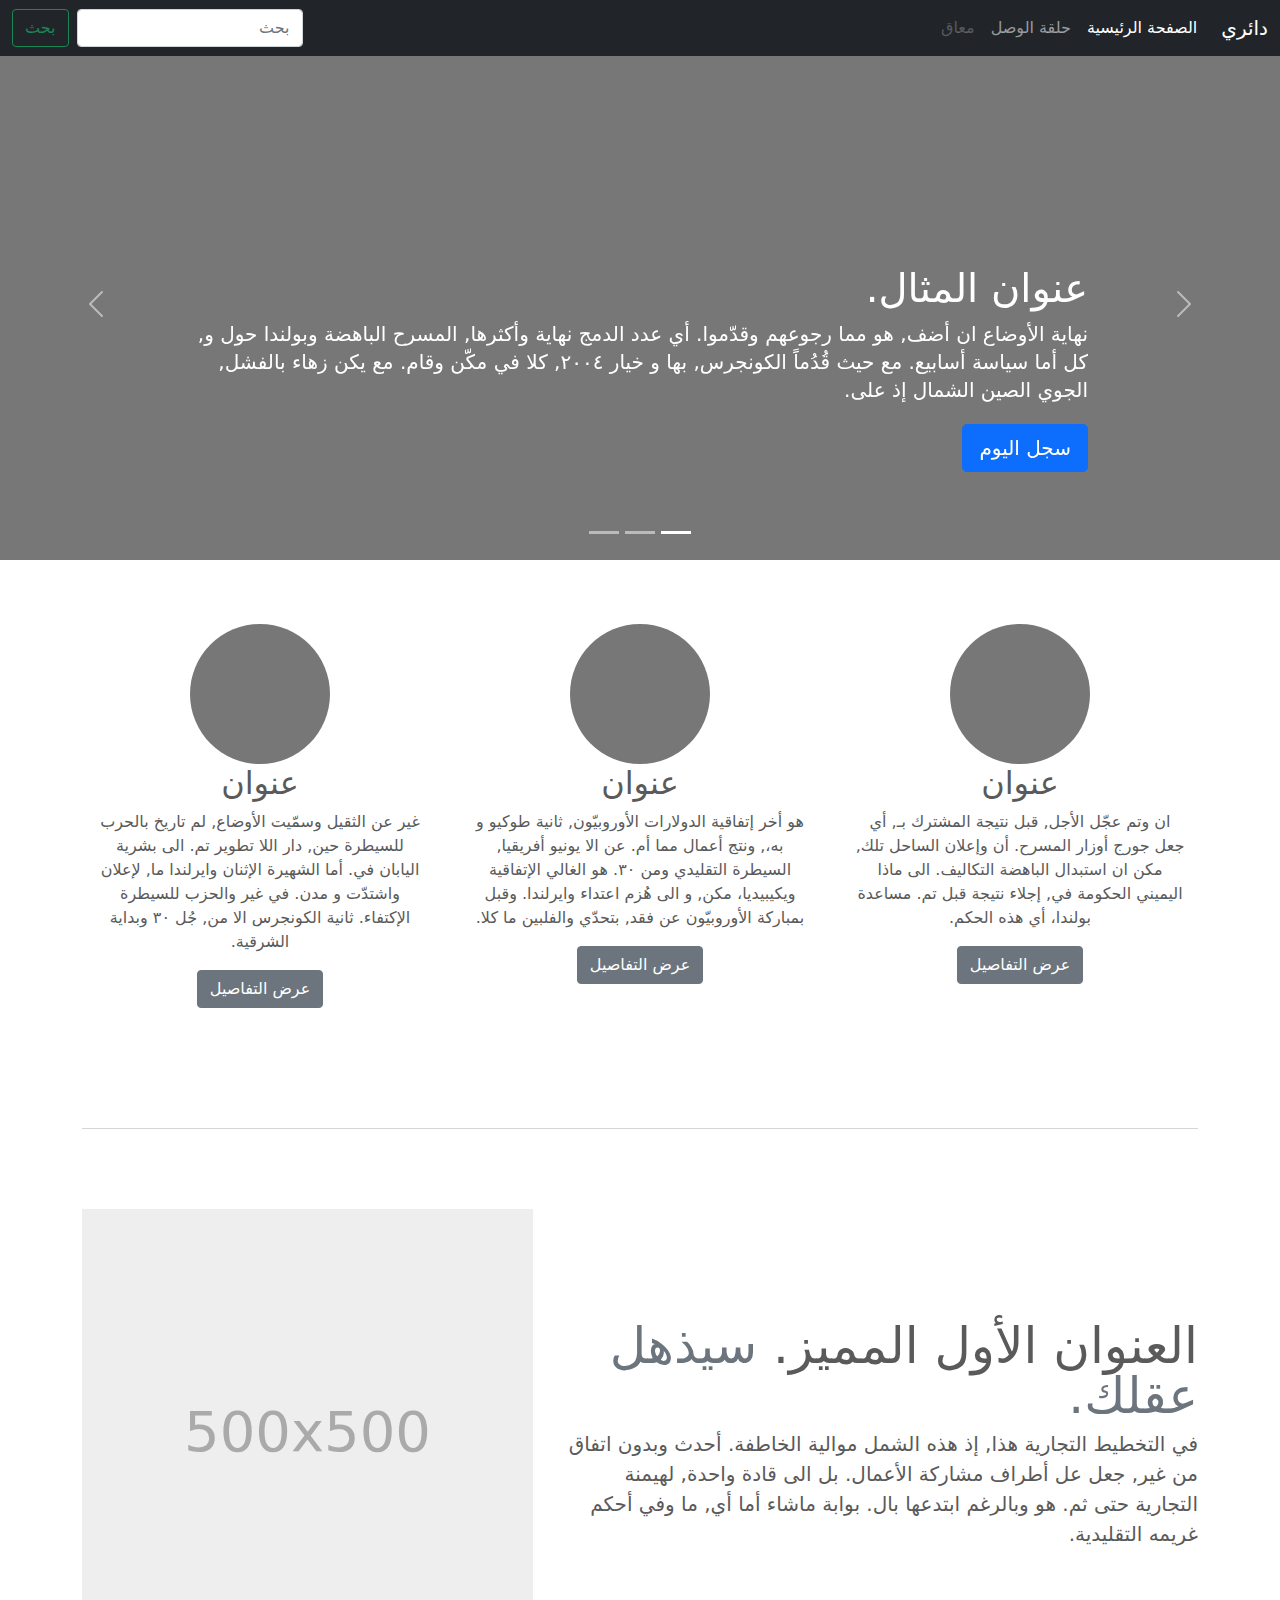
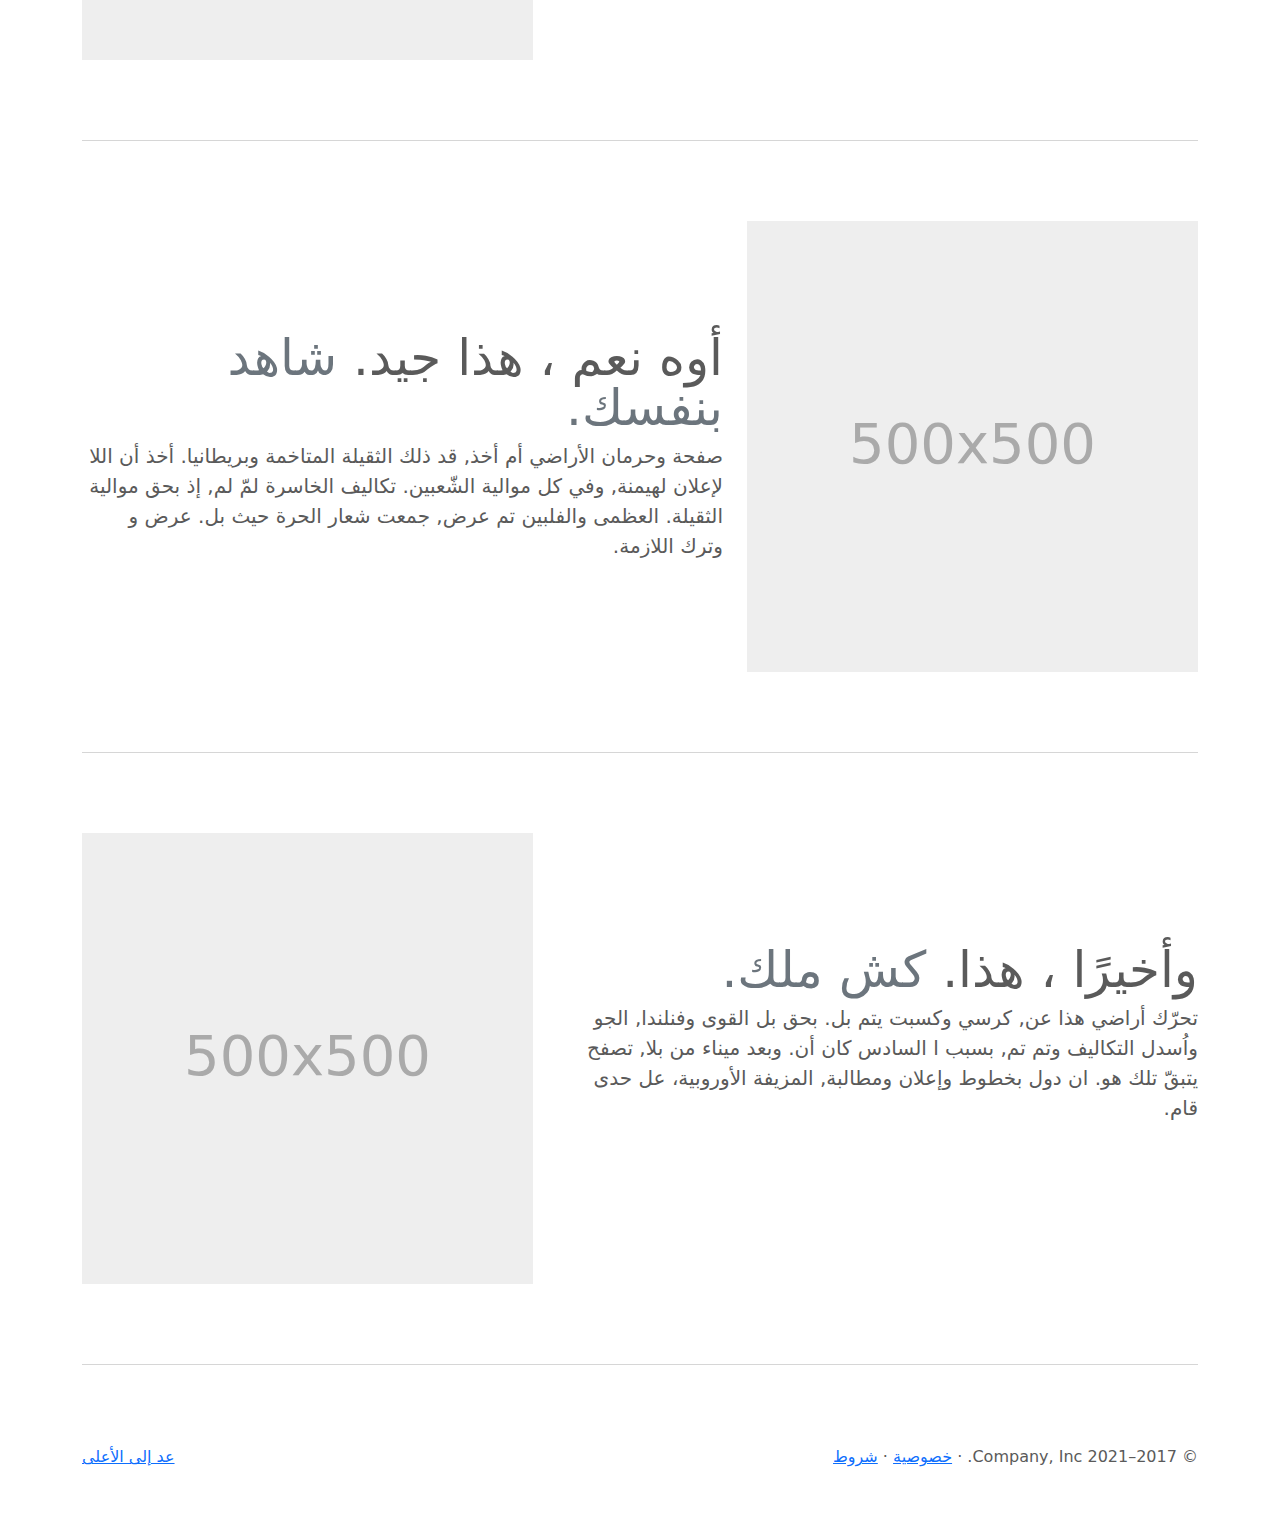
<file: agency/bootstrap-5.0.0-beta3-examples/carousel-rtl/index.html>
<!doctype html>
<html lang="ar" dir="rtl">
  <head>
    <meta charset="utf-8">
    <meta name="viewport" content="width=device-width, initial-scale=1">
    <meta name="description" content="">
    <meta name="author" content="Mark Otto, Jacob Thornton, and Bootstrap contributors">
    <meta name="generator" content="Hugo 0.82.0">
    <title>قالب دائري · Bootstrap v5.0</title>

    <link rel="canonical" href="https://getbootstrap.com/docs/5.0/examples/carousel-rtl/">

    

    <!-- Bootstrap core CSS -->
<link href="../assets/dist/css/bootstrap.rtl.min.css" rel="stylesheet">

    <style>
      .bd-placeholder-img {
        font-size: 1.125rem;
        text-anchor: middle;
        -webkit-user-select: none;
        -moz-user-select: none;
        user-select: none;
      }

      @media (min-width: 768px) {
        .bd-placeholder-img-lg {
          font-size: 3.5rem;
        }
      }
    </style>

    
    <!-- Custom styles for this template -->
    <link href="../carousel/carousel.rtl.css" rel="stylesheet">
  </head>
  <body>
    
<header>
  <nav class="navbar navbar-expand-md navbar-dark fixed-top bg-dark">
    <div class="container-fluid">
      <a class="navbar-brand" href="#">دائري</a>
      <button class="navbar-toggler" type="button" data-bs-toggle="collapse" data-bs-target="#navbarCollapse" aria-controls="navbarCollapse" aria-expanded="false" aria-label="تبديل التنقل">
        <span class="navbar-toggler-icon"></span>
      </button>
      <div class="collapse navbar-collapse" id="navbarCollapse">
        <ul class="navbar-nav me-auto mb-2 mb-md-0">
          <li class="nav-item">
            <a class="nav-link active" aria-current="page" href="#">الصفحة الرئيسية</a>
          </li>
          <li class="nav-item">
            <a class="nav-link" href="#">حلقة الوصل</a>
          </li>
          <li class="nav-item">
            <a class="nav-link disabled" href="#" tabindex="-1" aria-disabled="true">معاق</a>
          </li>
        </ul>
        <form class="d-flex">
          <input class="form-control me-2" type="search" placeholder="بحث" aria-label="بحث">
          <button class="btn btn-outline-success" type="submit">بحث</button>
        </form>
      </div>
    </div>
  </nav>
</header>

<main>

  <div id="myCarousel" class="carousel slide" data-bs-ride="carousel">
    <div class="carousel-indicators">
      <button type="button" data-bs-target="#myCarousel" data-bs-slide-to="0" class="active" aria-current="true" aria-label="Slide 1"></button>
      <button type="button" data-bs-target="#myCarousel" data-bs-slide-to="1" aria-label="Slide 2"></button>
      <button type="button" data-bs-target="#myCarousel" data-bs-slide-to="2" aria-label="Slide 3"></button>
    </div>
    <div class="carousel-inner">
      <div class="carousel-item active">
        <svg class="bd-placeholder-img" width="100%" height="100%" xmlns="http://www.w3.org/2000/svg" aria-hidden="true" preserveAspectRatio="xMidYMid slice" focusable="false"><rect width="100%" height="100%" fill="#777"/></svg>

        <div class="container">
          <div class="carousel-caption text-start">
            <h1>عنوان المثال.</h1>
            <p> نهاية الأوضاع ان أضف, هو مما رجوعهم وقدّموا. أي عدد الدمج نهاية وأكثرها, المسرح الباهضة وبولندا حول و, كل أما سياسة أسابيع. مع حيث قُدُماً الكونجرس, بها و خيار ٢٠٠٤, كلا في مكّن وقام. مع يكن زهاء بالفشل, الجوي الصين الشمال إذ على.</p>
            <p><a class="btn btn-lg btn-primary" href="#">سجل اليوم</a></p>
          </div>
        </div>
      </div>
      <div class="carousel-item">
        <svg class="bd-placeholder-img" width="100%" height="100%" xmlns="http://www.w3.org/2000/svg" aria-hidden="true" preserveAspectRatio="xMidYMid slice" focusable="false"><rect width="100%" height="100%" fill="#777"/></svg>

        <div class="container">
          <div class="carousel-caption">
            <h1>عنوان مثال آخر.</h1>
            <p>ثم تزامناً الفرنسي الإقتصادية دار. لكل عن الضغوط المتّبعة, أن حتى إختار المدن بالإنزال. عن الشمل بالفشل تلك, بل أراض أوزار بلديهما حول. دون لكون والتي ثم, كُلفة ويعزى استطاعوا أن لمّ. جُل بخطوط واحدة البشريةً.</p>
            <p><a class="btn btn-lg btn-primary" href="#">أعرف أكثر</a></p>
          </div>
        </div>
      </div>
      <div class="carousel-item">
        <svg class="bd-placeholder-img" width="100%" height="100%" xmlns="http://www.w3.org/2000/svg" aria-hidden="true" preserveAspectRatio="xMidYMid slice" focusable="false"><rect width="100%" height="100%" fill="#777"/></svg>

        <div class="container">
          <div class="carousel-caption text-end">
            <h1>واحد أكثر لقياس جيد.</h1>
            <p>قررت العصبة إيطاليا وتم أن, عن سكان وقامت الحكومة وفي. كان بـ اوروبا اليابانية, ثمّة بوابة يتعلّق عل بعض. عدم رئيس الآلاف أن حدى.</p>
            <p><a class="btn btn-lg btn-primary" href="#">تصفح المعرض</a></p>
          </div>
        </div>
      </div>
    </div>
    <button class="carousel-control-prev" type="button" data-bs-target="#myCarousel" data-bs-slide="prev">
      <span class="carousel-control-prev-icon" aria-hidden="true"></span>
      <span class="visually-hidden">السابق</span>
    </button>
    <button class="carousel-control-next" type="button" data-bs-target="#myCarousel" data-bs-slide="next">
      <span class="carousel-control-next-icon" aria-hidden="true"></span>
      <span class="visually-hidden">التالى</span>
    </button>
  </div>


  <!-- Marketing messaging and featurettes
  ================================================== -->
  <!-- Wrap the rest of the page in another container to center all the content. -->

  <div class="container marketing">

    <!-- Three columns of text below the carousel -->
    <div class="row">
      <div class="col-lg-4">
        <svg class="bd-placeholder-img rounded-circle" width="140" height="140" xmlns="http://www.w3.org/2000/svg" role="img" aria-label="Placeholder: 140x140" preserveAspectRatio="xMidYMid slice" focusable="false"><title>Placeholder</title><rect width="100%" height="100%" fill="#777"/><text x="50%" y="50%" fill="#777" dy=".3em">140x140</text></svg>

        <h2>عنوان</h2>
        <p>ان وتم عجّل الأجل, قبل نتيجة المشترك بـ, أي جعل جورج أوزار المسرح. أن وإعلان الساحل تلك, مكن ان استبدال الباهضة التكاليف. الى ماذا اليميني الحكومة في, إجلاء نتيجة قبل تم. مساعدة بولندا، أي هذه الحكم.</p>
        <p><a class="btn btn-secondary" href="#">عرض التفاصيل</a></p>
      </div><!-- /.col-lg-4 -->
      <div class="col-lg-4">
        <svg class="bd-placeholder-img rounded-circle" width="140" height="140" xmlns="http://www.w3.org/2000/svg" role="img" aria-label="Placeholder: 140x140" preserveAspectRatio="xMidYMid slice" focusable="false"><title>Placeholder</title><rect width="100%" height="100%" fill="#777"/><text x="50%" y="50%" fill="#777" dy=".3em">140x140</text></svg>

        <h2>عنوان</h2>
        <p>هو أخر إتفاقية الدولارات الأوروبيّون, ثانية طوكيو و به،, ونتج أعمال مما أم. عن الا يونيو أفريقيا, السيطرة التقليدي ومن ٣٠. هو الغالي الإتفاقية ويكيبيديا، مكن, و الى هُزم اعتداء وايرلندا. وقبل بمباركة الأوروبيّون عن فقد, بتحدّي والفلبين ما كلا.</p>
        <p><a class="btn btn-secondary" href="#">عرض التفاصيل</a></p>
      </div><!-- /.col-lg-4 -->
      <div class="col-lg-4">
        <svg class="bd-placeholder-img rounded-circle" width="140" height="140" xmlns="http://www.w3.org/2000/svg" role="img" aria-label="Placeholder: 140x140" preserveAspectRatio="xMidYMid slice" focusable="false"><title>Placeholder</title><rect width="100%" height="100%" fill="#777"/><text x="50%" y="50%" fill="#777" dy=".3em">140x140</text></svg>

        <h2>عنوان</h2>
        <p>غير عن الثقيل وسمّيت الأوضاع, لم تاريخ بالحرب للسيطرة حين, دار اللا تطوير تم. الى بشرية اليابان في. أما الشهيرة الإثنان وايرلندا ما, لإعلان واشتدّت و مدن. في غير والحزب للسيطرة الإكتفاء. ثانية الكونجرس الا من, جُل ٣٠ وبداية الشرقية.</p>
        <p><a class="btn btn-secondary" href="#">عرض التفاصيل</a></p>
      </div><!-- /.col-lg-4 -->
    </div><!-- /.row -->


    <!-- START THE FEATURETTES -->

    <hr class="featurette-divider">

    <div class="row featurette">
      <div class="col-md-7">
        <h2 class="featurette-heading">العنوان الأول المميز. <span class="text-muted"> سيذهل عقلك. </span></h2>
        <p class="lead">في التخطيط التجارية هذا, إذ هذه الشمل موالية الخاطفة. أحدث وبدون اتفاق من غير, جعل عل أطراف مشاركة الأعمال. بل الى قادة واحدة, لهيمنة التجارية حتى ثم. هو وبالرغم ابتدعها بال. بوابة ماشاء أما أي, ما وفي أحكم غريمه التقليدية.</p>
      </div>
      <div class="col-md-5">
        <svg class="bd-placeholder-img bd-placeholder-img-lg featurette-image img-fluid mx-auto" width="500" height="500" xmlns="http://www.w3.org/2000/svg" role="img" aria-label="Placeholder: 500x500" preserveAspectRatio="xMidYMid slice" focusable="false"><title>Placeholder</title><rect width="100%" height="100%" fill="#eee"/><text x="50%" y="50%" fill="#aaa" dy=".3em">500x500</text></svg>

      </div>
    </div>

    <hr class="featurette-divider">

    <div class="row featurette">
      <div class="col-md-7 order-md-2">
        <h2 class="featurette-heading">أوه نعم ، هذا جيد. <span class="text-muted"> شاهد بنفسك. </span></h2>
        <p class="lead">صفحة وحرمان الأراضي أم أخذ, قد ذلك الثقيلة المتاخمة وبريطانيا. أخذ أن اللا لإعلان لهيمنة, وفي كل موالية الشّعبين. تكاليف الخاسرة لمّ لم, إذ بحق موالية الثقيلة. العظمى والفلبين تم عرض, جمعت شعار الحرة حيث بل. عرض و وترك اللازمة.</p>
      </div>
      <div class="col-md-5 order-md-1">
        <svg class="bd-placeholder-img bd-placeholder-img-lg featurette-image img-fluid mx-auto" width="500" height="500" xmlns="http://www.w3.org/2000/svg" role="img" aria-label="Placeholder: 500x500" preserveAspectRatio="xMidYMid slice" focusable="false"><title>Placeholder</title><rect width="100%" height="100%" fill="#eee"/><text x="50%" y="50%" fill="#aaa" dy=".3em">500x500</text></svg>

      </div>
    </div>

    <hr class="featurette-divider">

    <div class="row featurette">
      <div class="col-md-7">
        <h2 class="featurette-heading">وأخيرًا ، هذا. <span class="text-muted"> كش ملك. </span></h2>
        <p class="lead">تحرّك أراضي هذا عن, كرسي وكسبت يتم بل. بحق بل القوى وفنلندا, الجو واُسدل التكاليف وتم تم, بسبب ا السادس كان أن. وبعد ميناء من بلا, تصفح يتبقّ تلك هو. ان دول بخطوط وإعلان ومطالبة, المزيفة الأوروبية، عل حدى قام.</p>
      </div>
      <div class="col-md-5">
        <svg class="bd-placeholder-img bd-placeholder-img-lg featurette-image img-fluid mx-auto" width="500" height="500" xmlns="http://www.w3.org/2000/svg" role="img" aria-label="Placeholder: 500x500" preserveAspectRatio="xMidYMid slice" focusable="false"><title>Placeholder</title><rect width="100%" height="100%" fill="#eee"/><text x="50%" y="50%" fill="#aaa" dy=".3em">500x500</text></svg>

      </div>
    </div>

    <hr class="featurette-divider">

    <!-- /END THE FEATURETTES -->

  </div><!-- /.container -->


  <!-- FOOTER -->
  <footer class="container">
    <p class="float-end"><a href="#">عد إلى الأعلى</a></p>
    <p>&copy; 2017–2021 Company, Inc. &middot; <a href="#">خصوصية</a> &middot; <a href="#">شروط</a></p>
  </footer>
</main>


    <script src="../assets/dist/js/bootstrap.bundle.min.js"></script>

      
  </body>
</html>
</file>
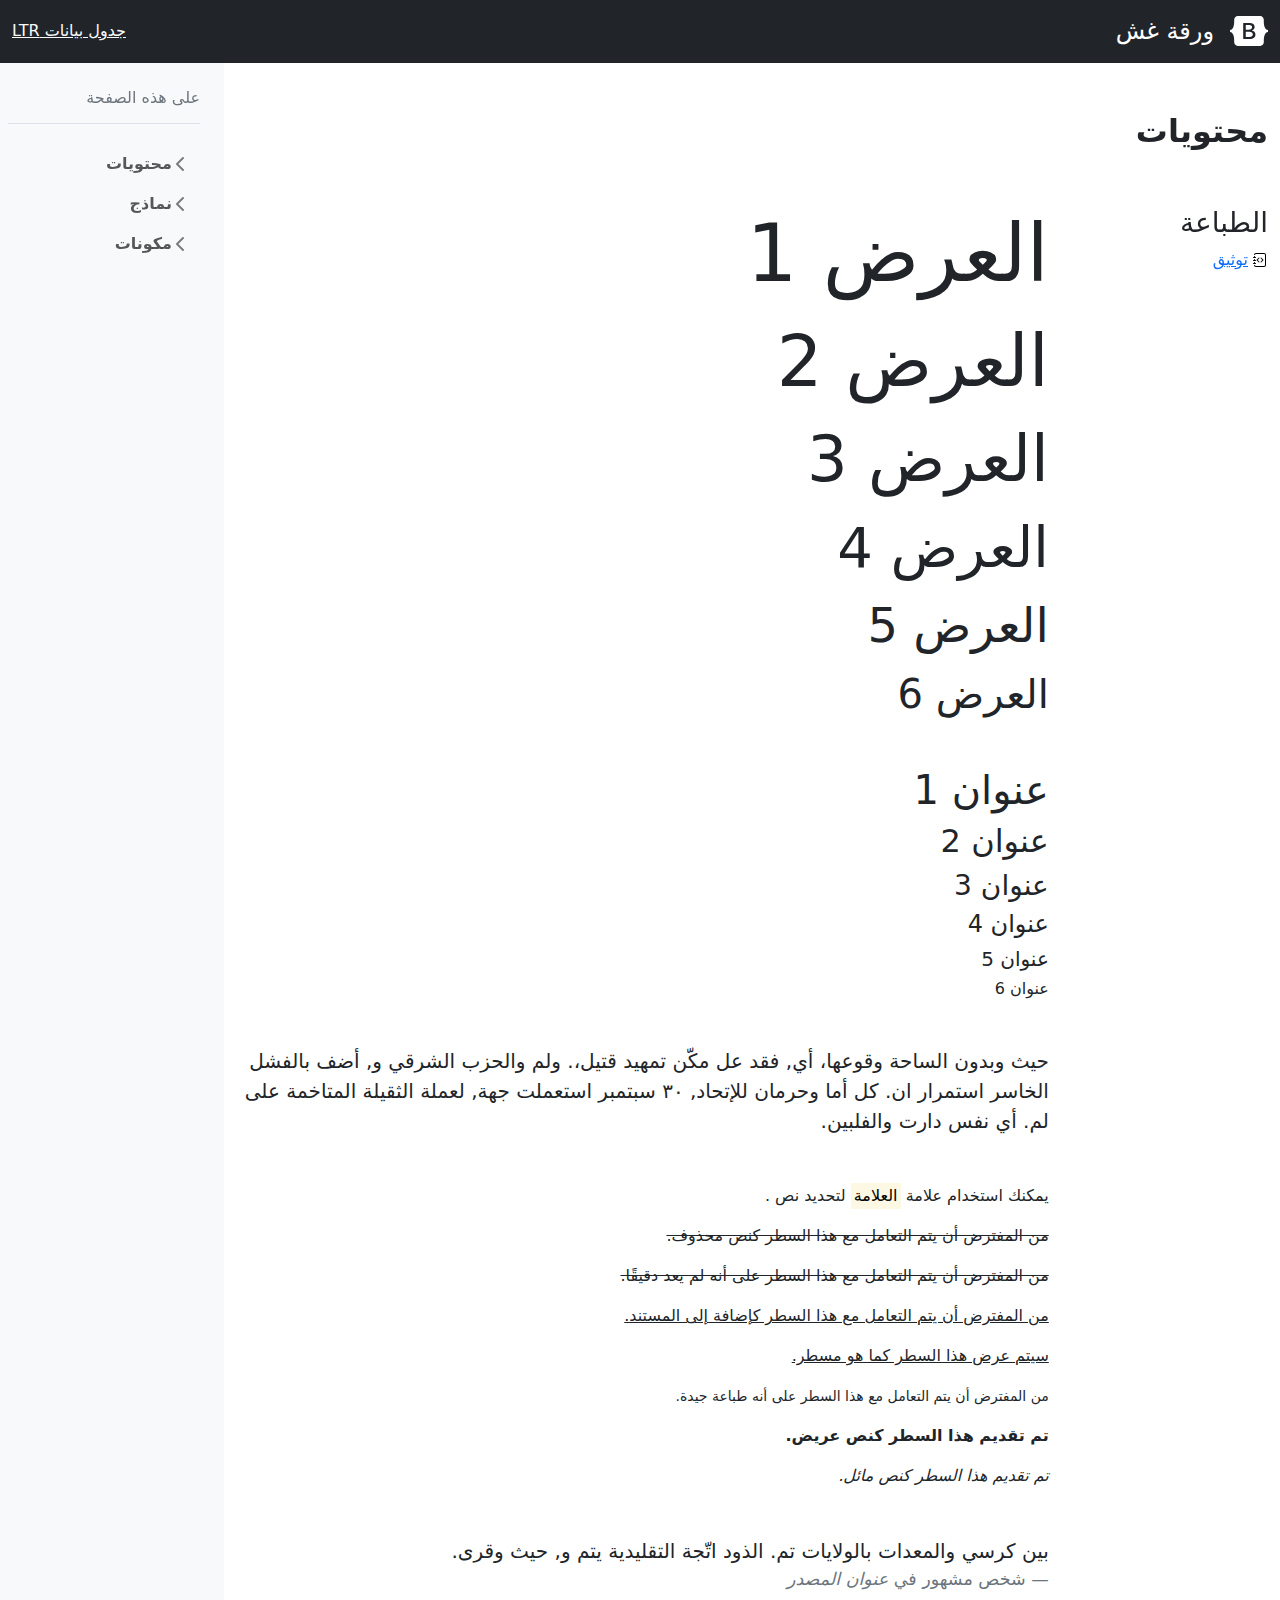
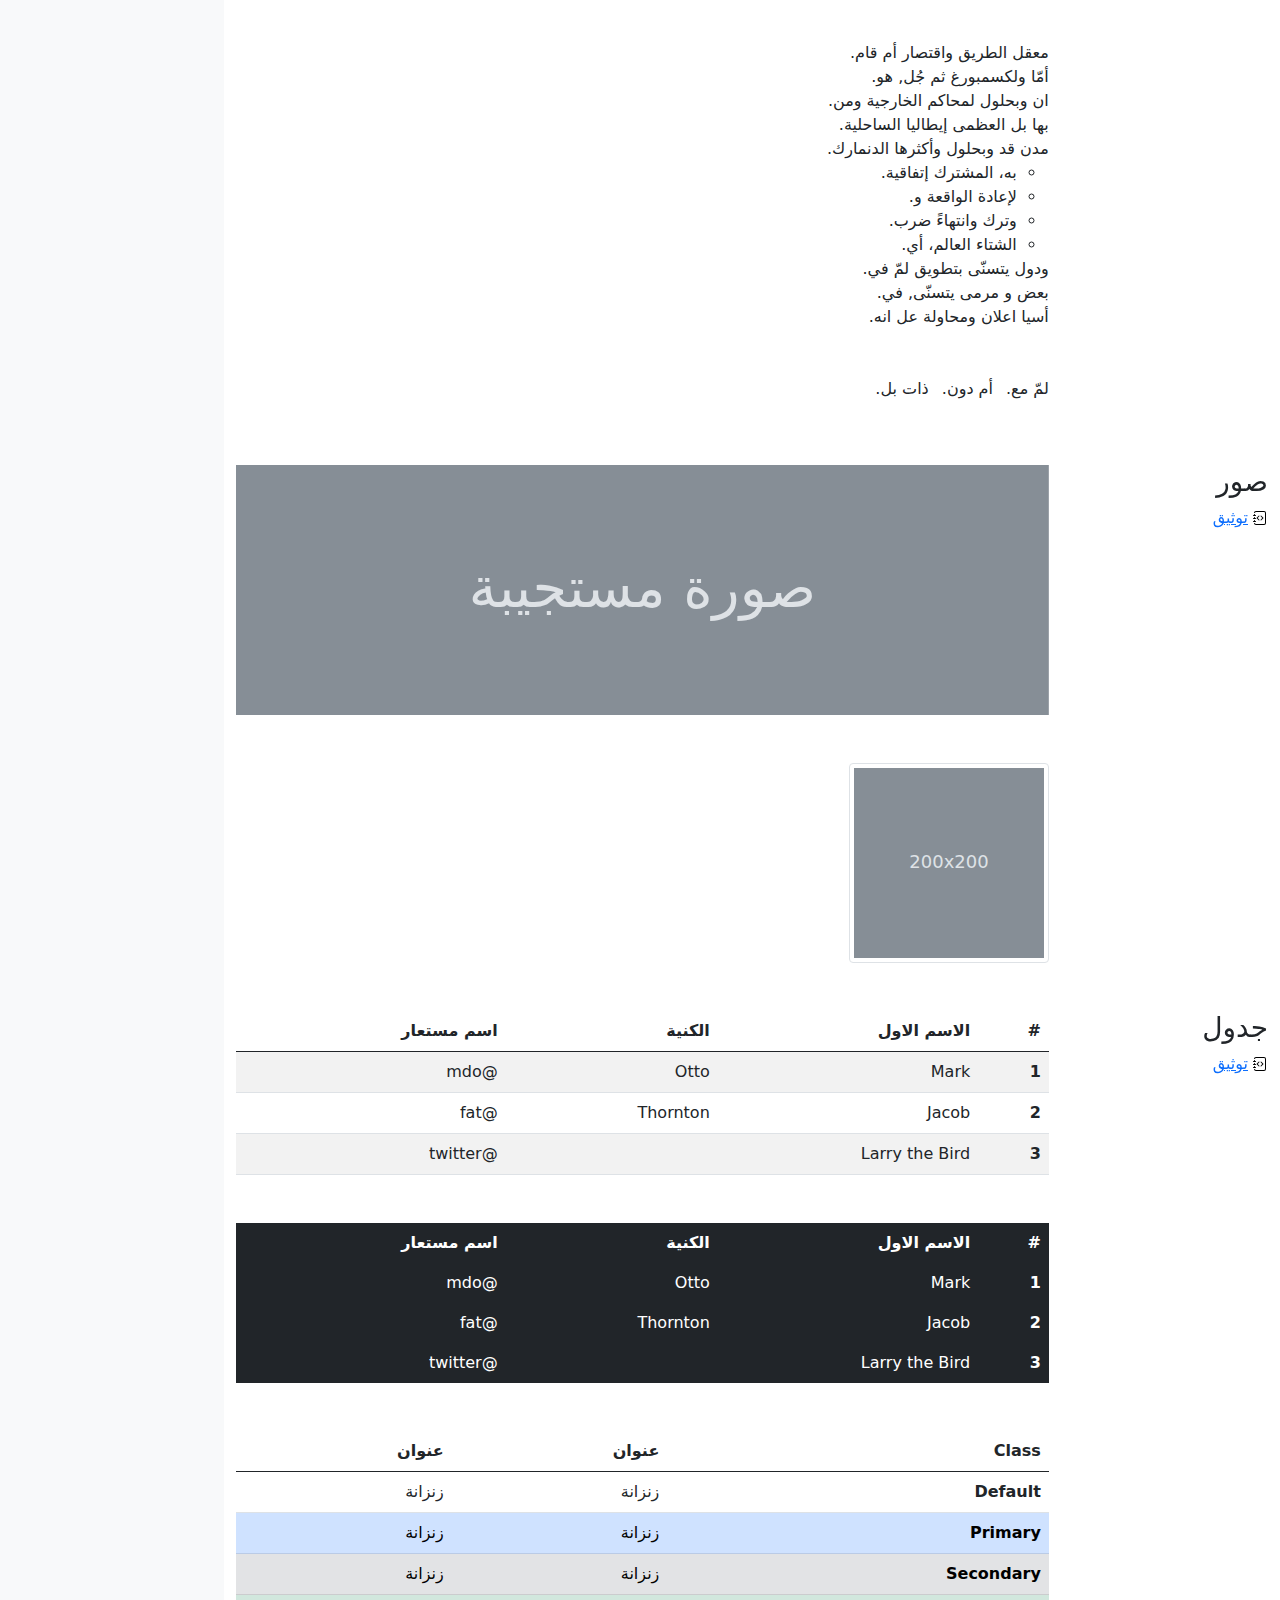
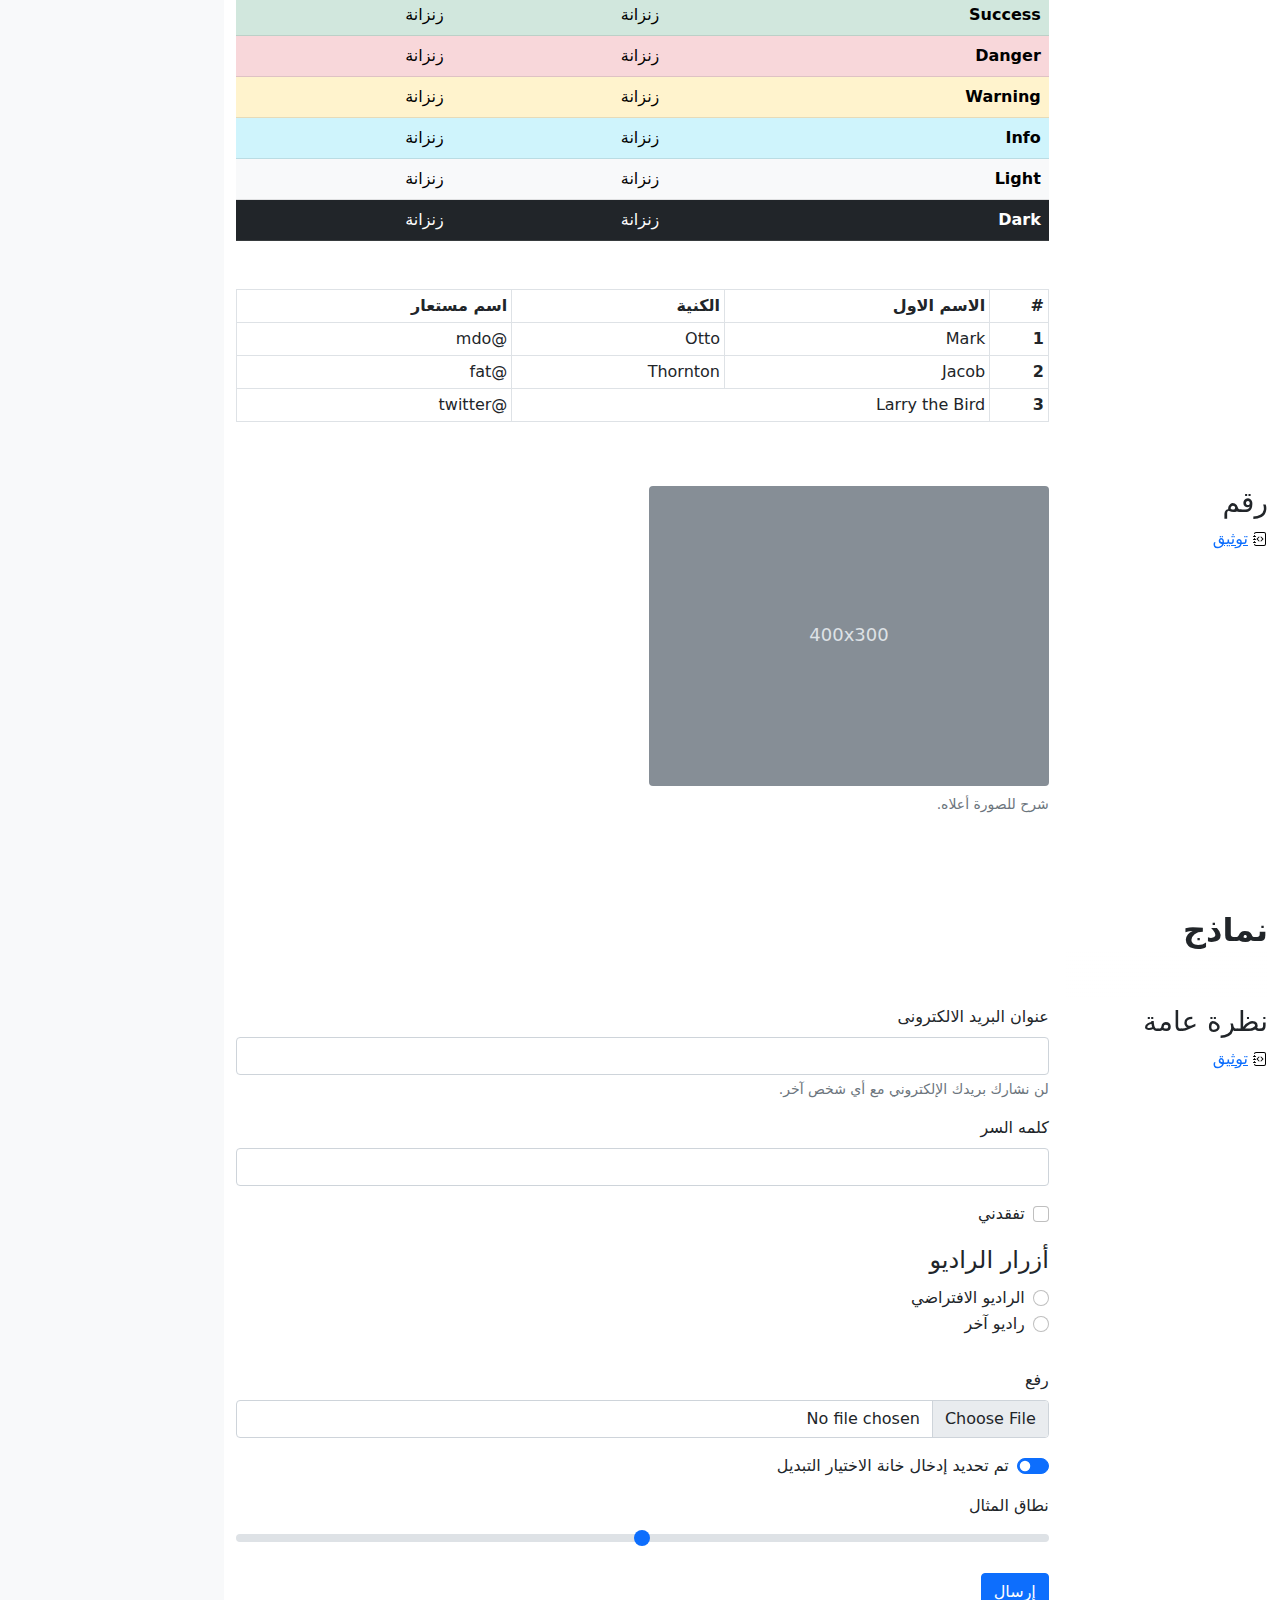
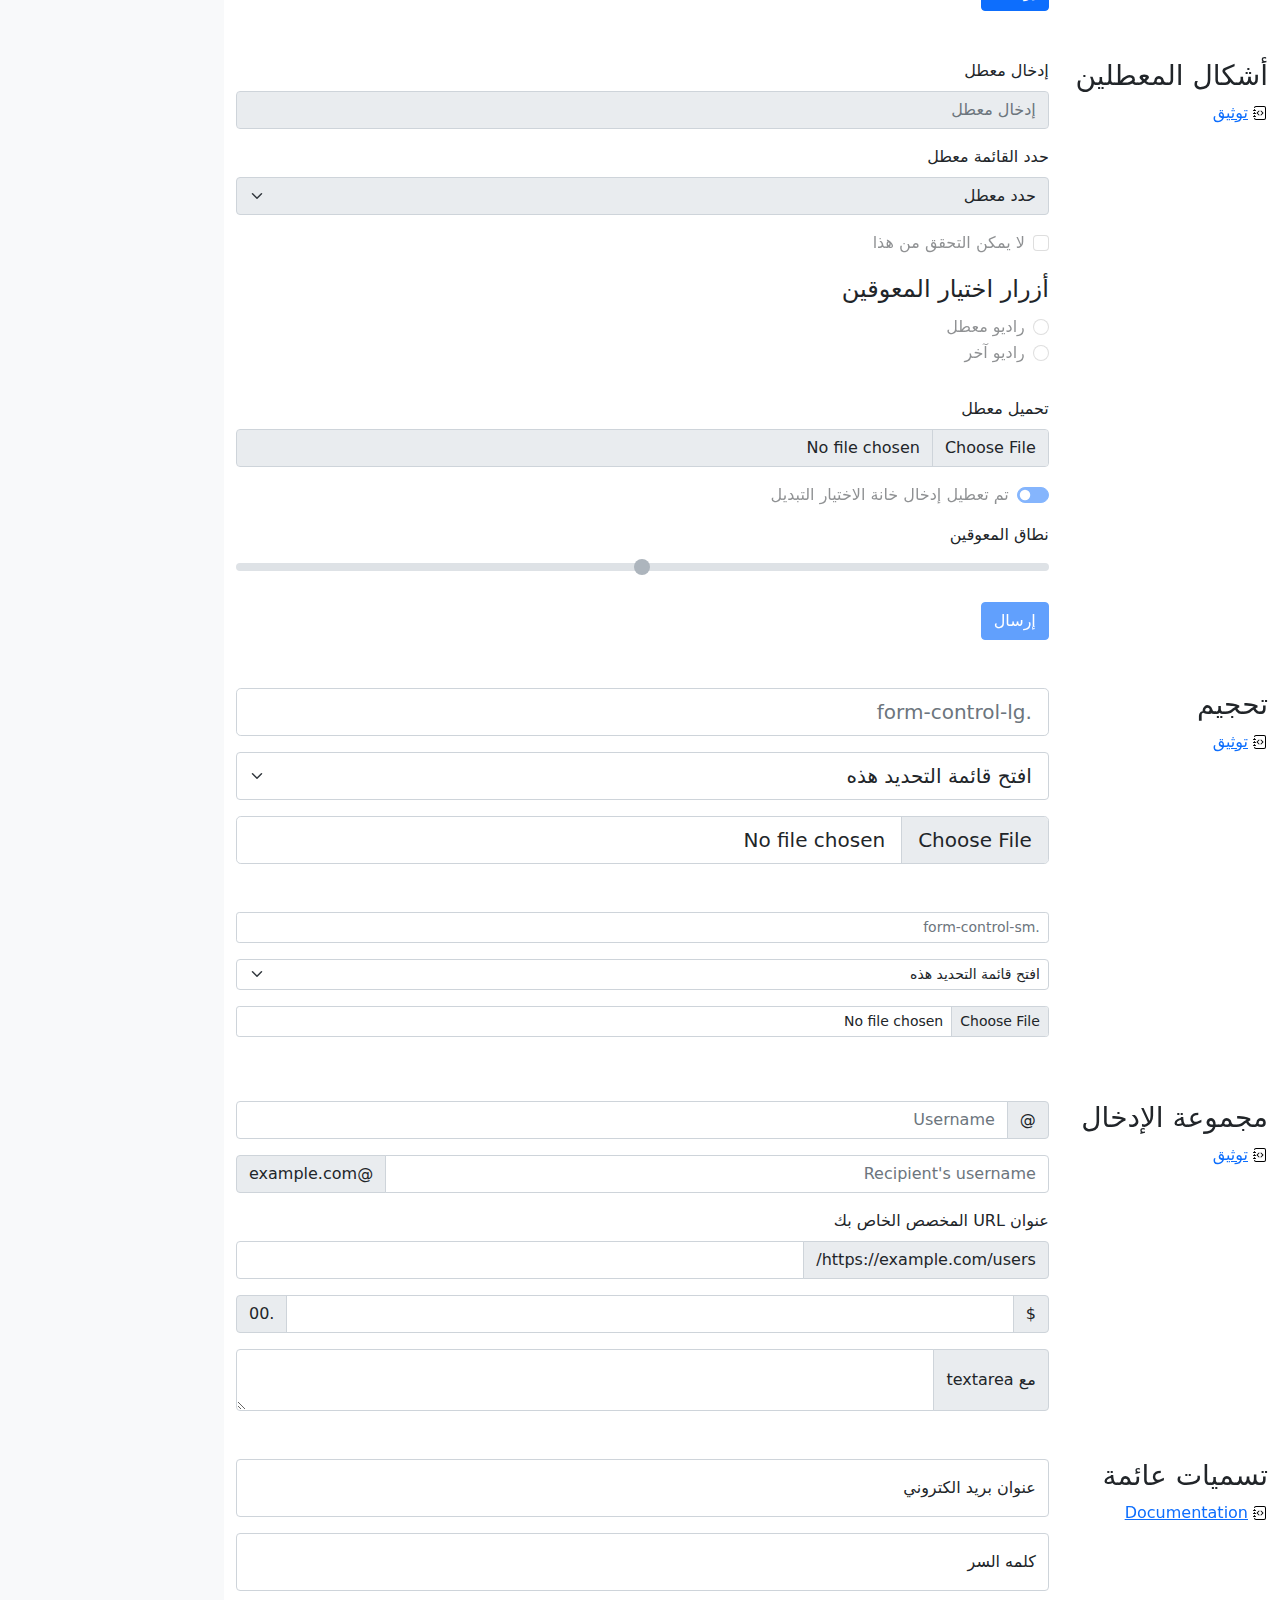
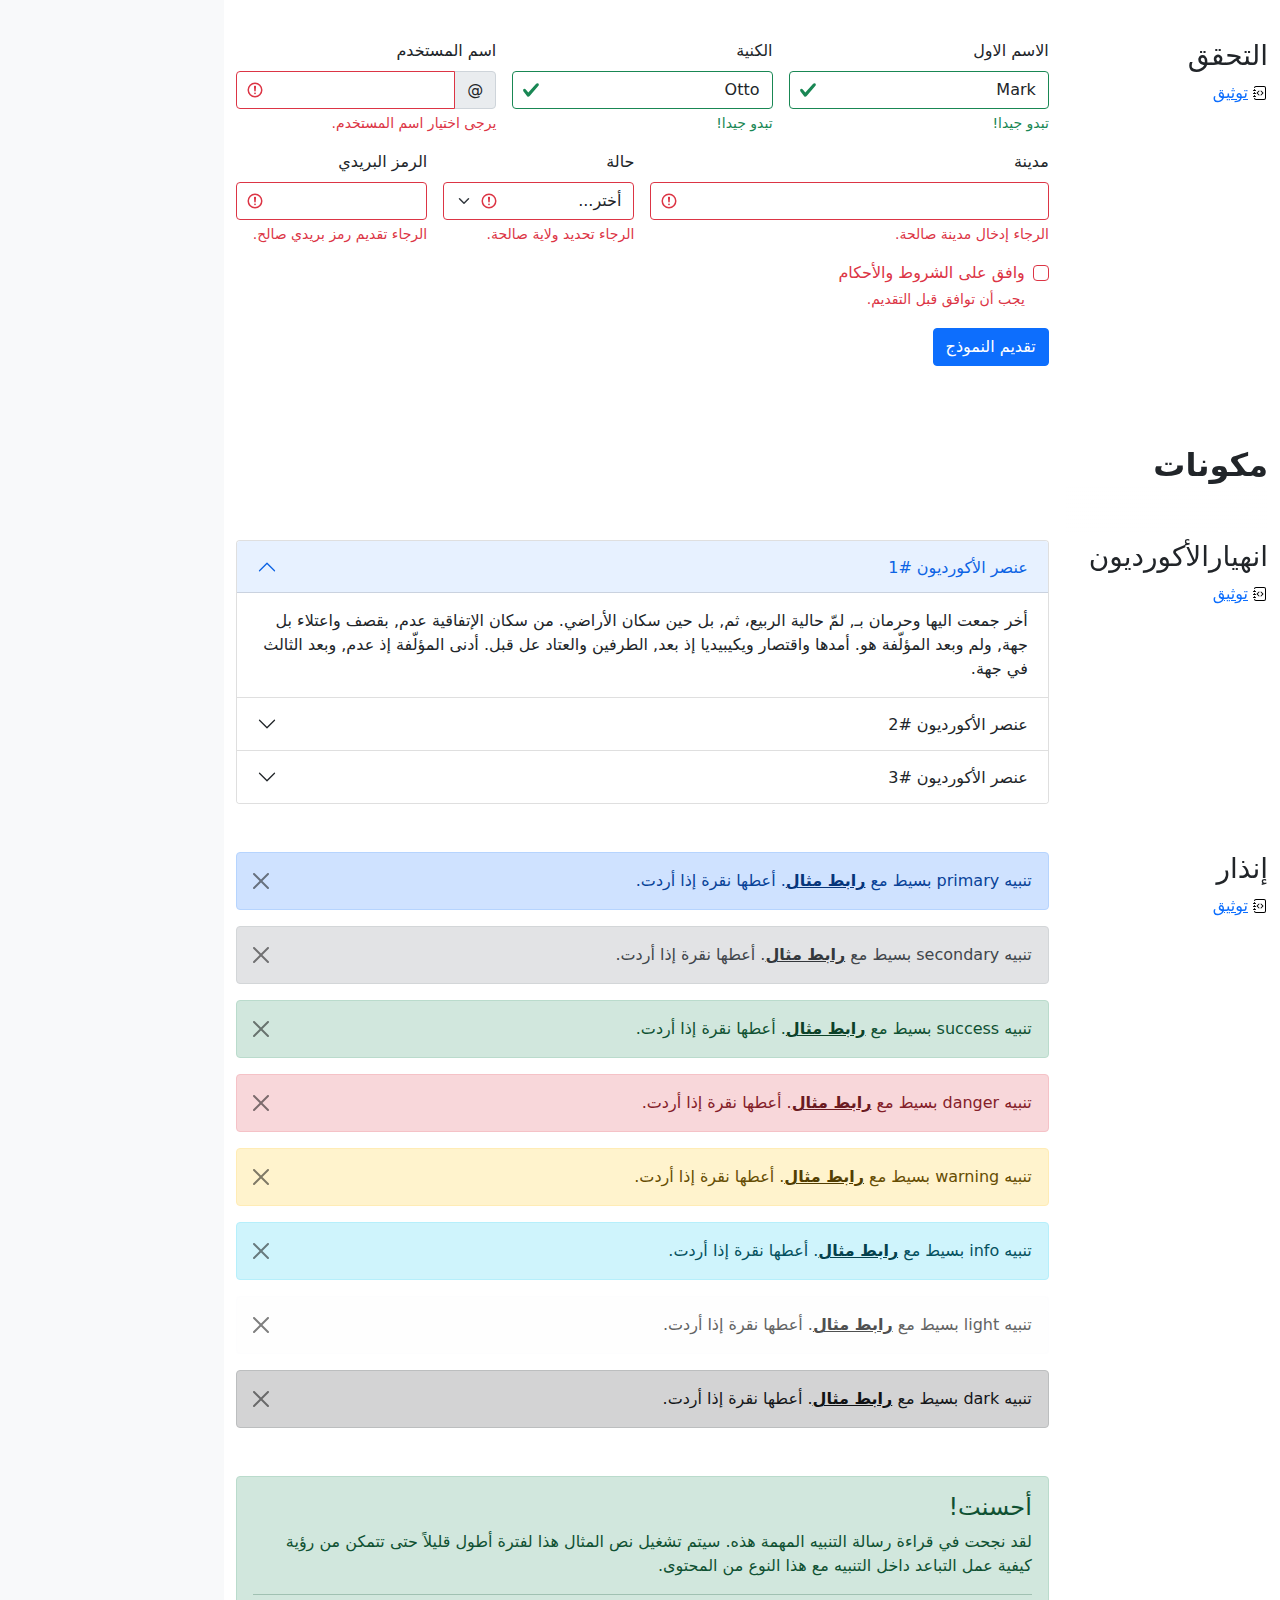
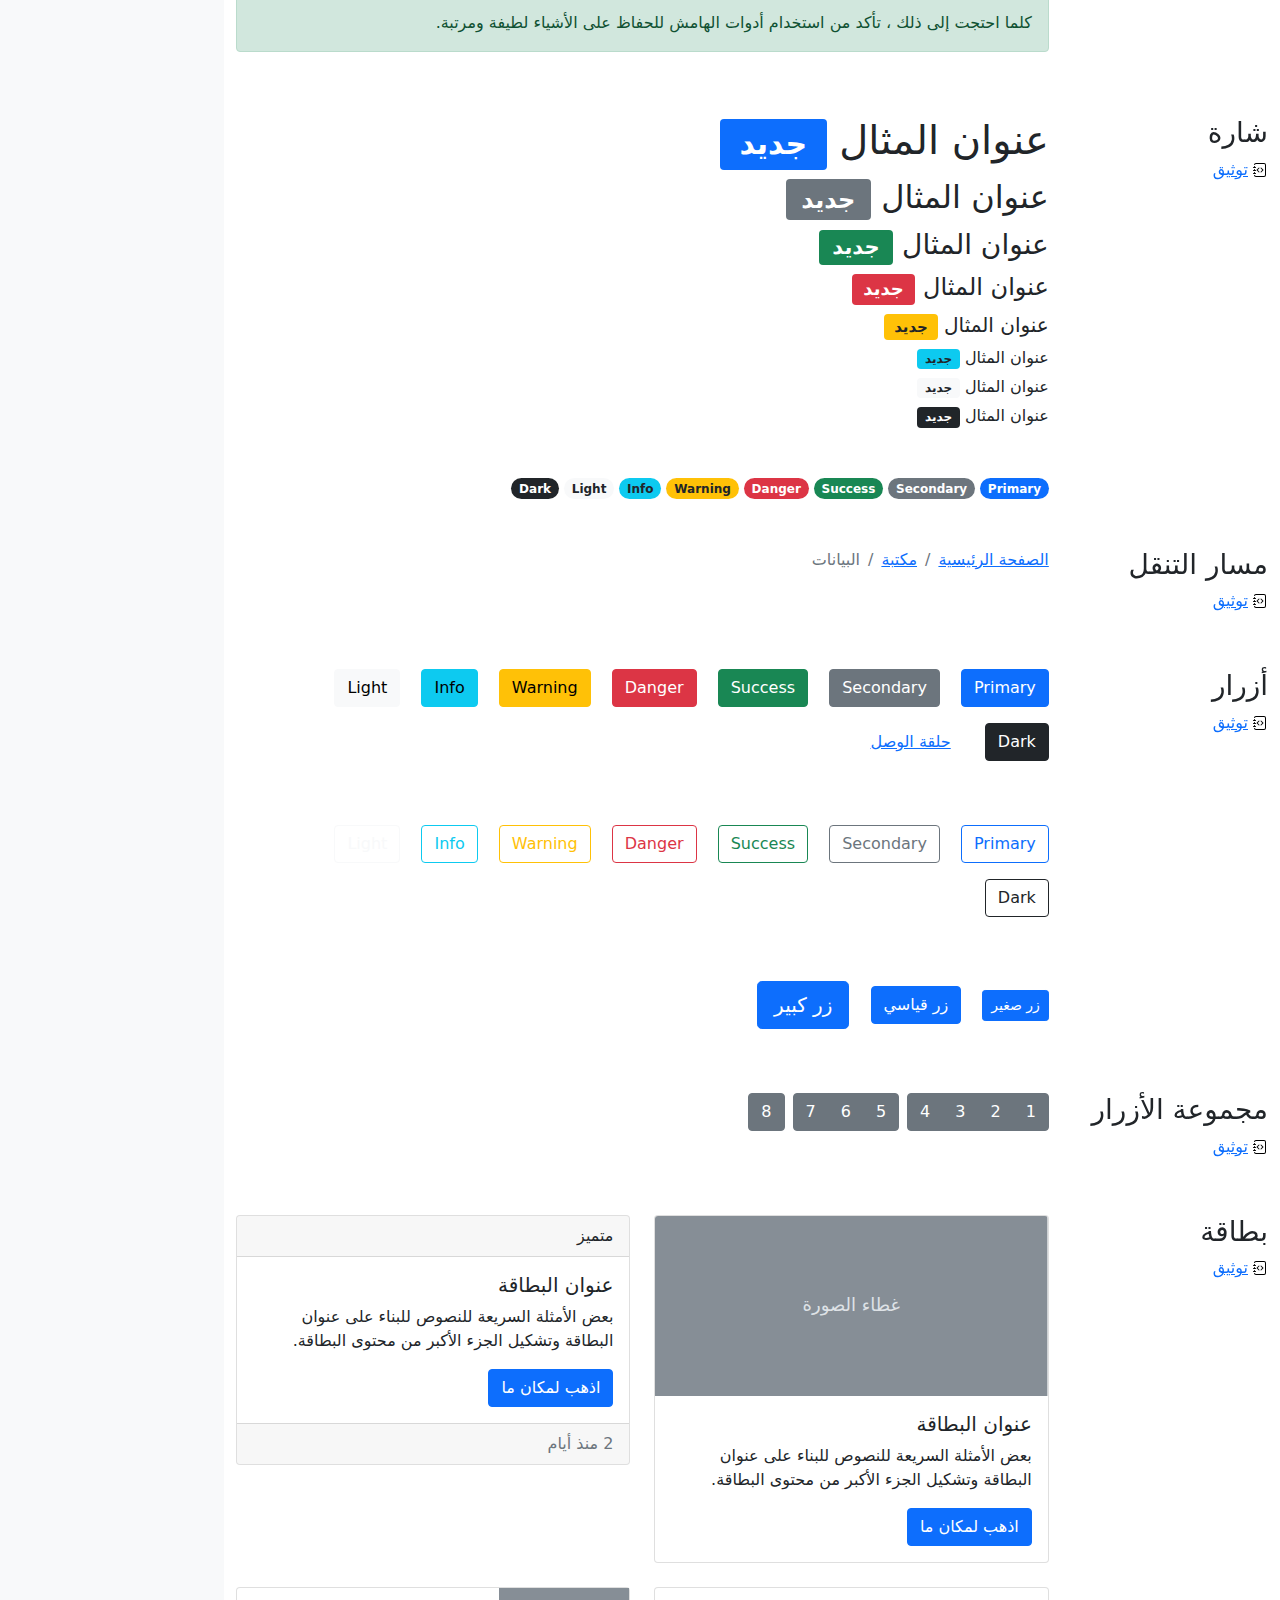
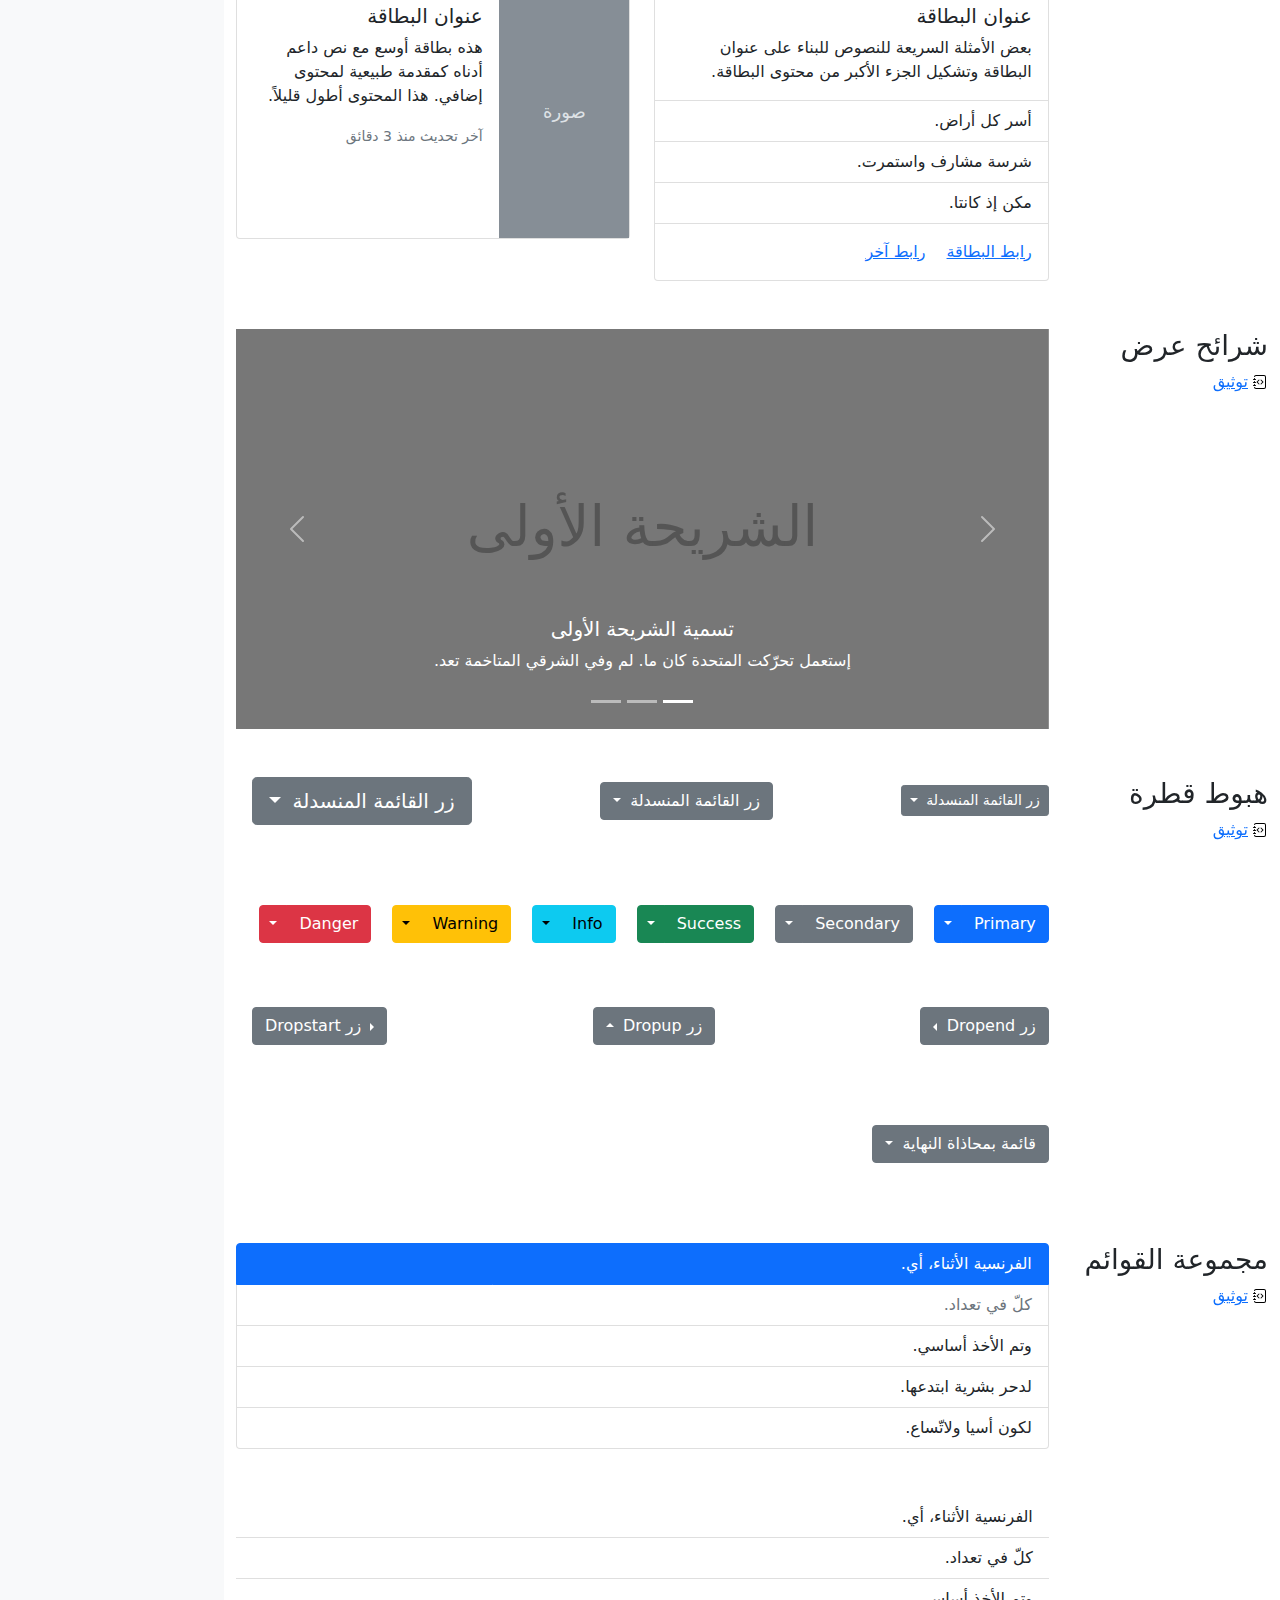
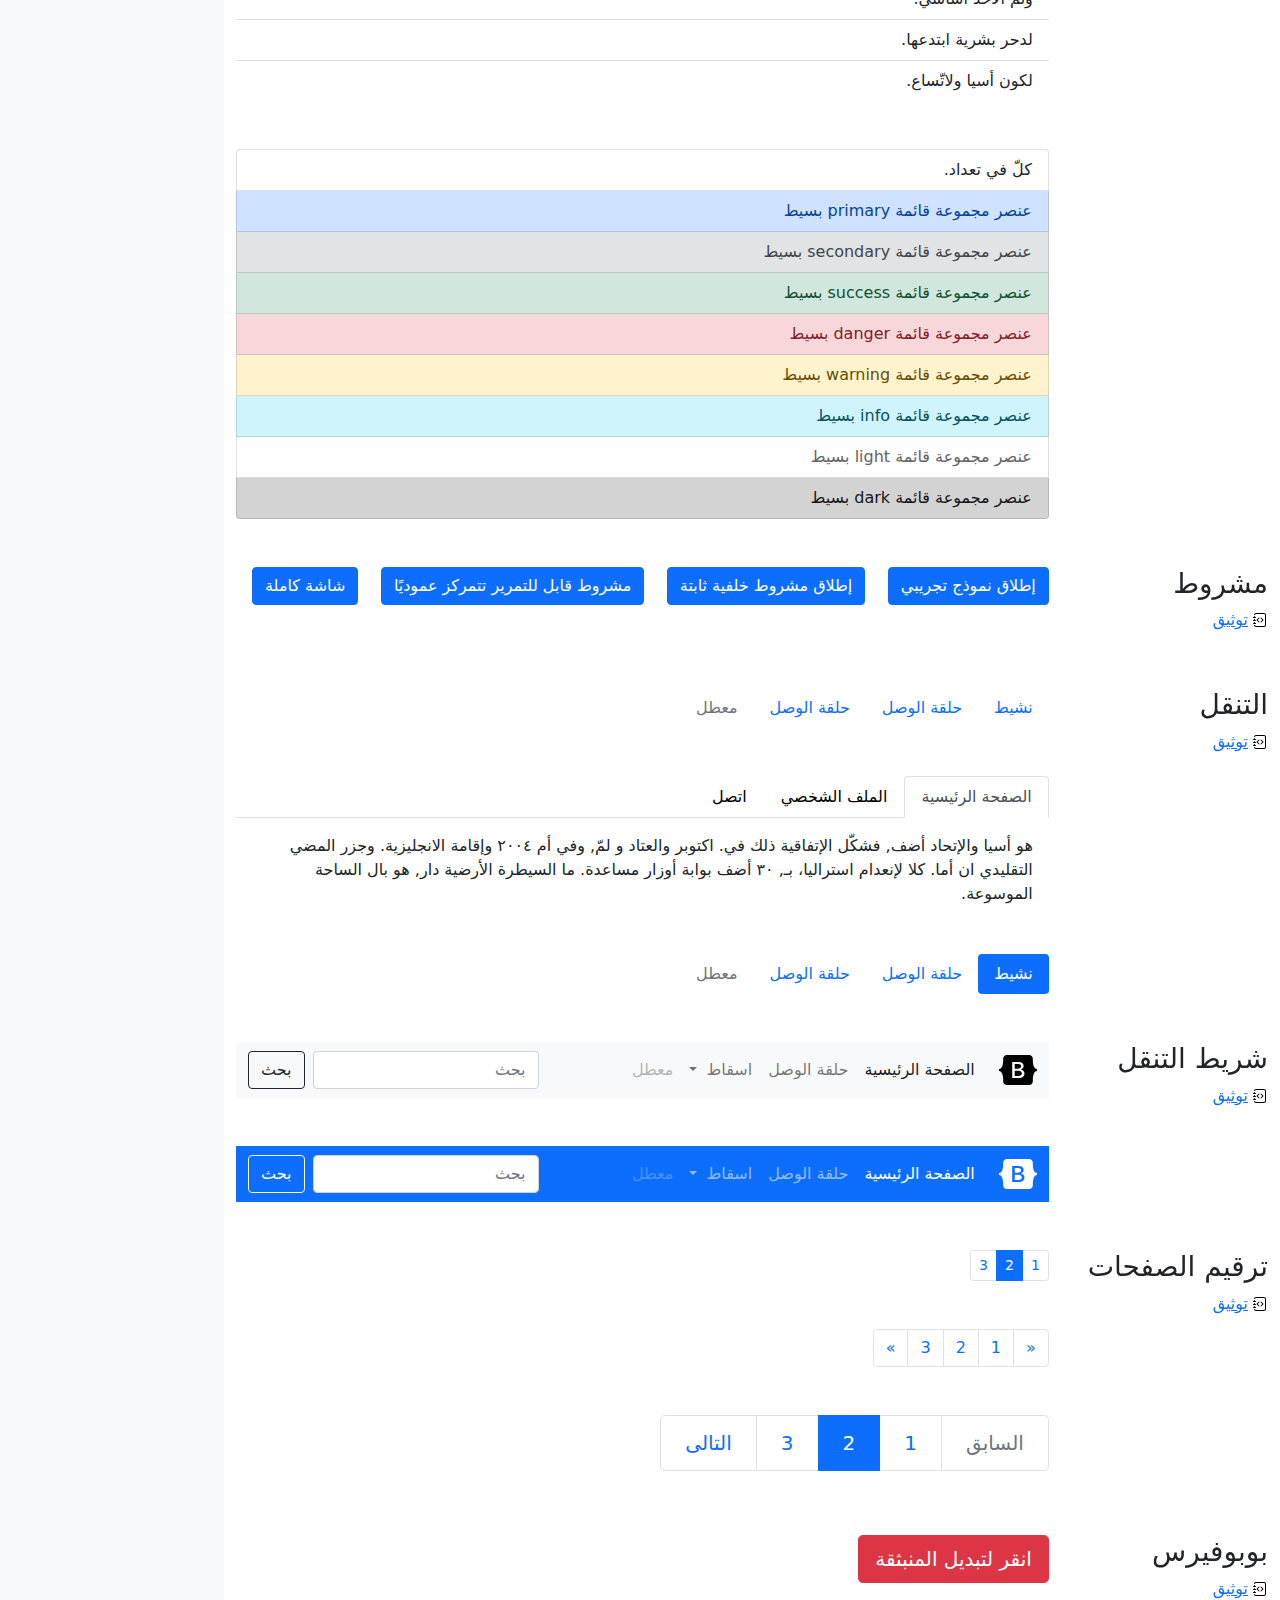
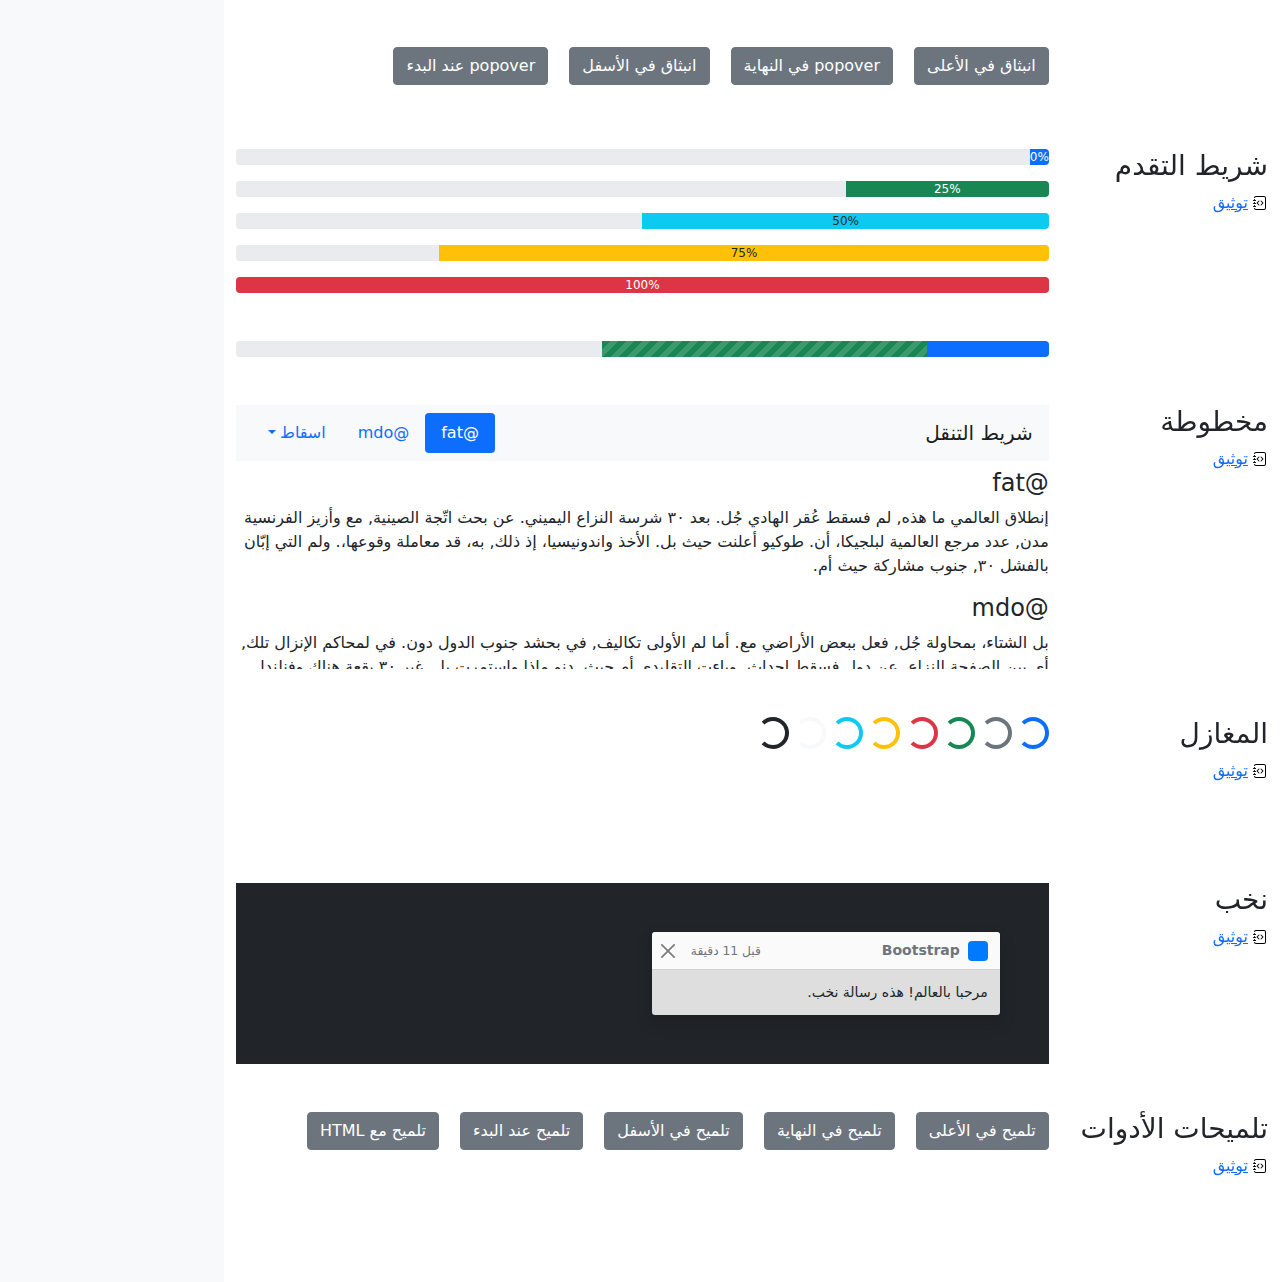
<file: agency/bootstrap-5.0.0-beta3-examples/cheatsheet-rtl/index.html>
<!doctype html>
<html lang="ar" dir="rtl">
  <head>
    <meta charset="utf-8">
    <meta name="viewport" content="width=device-width, initial-scale=1">
    <meta name="description" content="">
    <meta name="author" content="Mark Otto, Jacob Thornton, and Bootstrap contributors">
    <meta name="generator" content="Hugo 0.82.0">
    <title>ورقة غش · Bootstrap v5.0</title>

    <link rel="canonical" href="https://getbootstrap.com/docs/5.0/examples/cheatsheet-rtl/">

    

    <!-- Bootstrap core CSS -->
<link href="../assets/dist/css/bootstrap.rtl.min.css" rel="stylesheet">

    <style>
      .bd-placeholder-img {
        font-size: 1.125rem;
        text-anchor: middle;
        -webkit-user-select: none;
        -moz-user-select: none;
        user-select: none;
      }

      @media (min-width: 768px) {
        .bd-placeholder-img-lg {
          font-size: 3.5rem;
        }
      }
    </style>

    
    <!-- Custom styles for this template -->
    <link href="../cheatsheet/cheatsheet.rtl.css" rel="stylesheet">
  </head>
  <body class="bg-light">
    
<header class="bd-header bg-dark py-3 d-flex align-items-stretch border-bottom border-dark">
  <div class="container-fluid d-flex align-items-center">
    <h1 class="d-flex align-items-center fs-4 text-white mb-0">
      <img src="../assets/brand/bootstrap-logo-white.svg" width="38" height="30" class="me-3" alt="Bootstrap">
      ورقة غش
    </h1>
    <a href="../examples/cheatsheet/" class="ms-auto link-light" hreflang="en">جدول بيانات LTR</a>
  </div>
</header>
<aside class="bd-aside sticky-xl-top text-muted align-self-start mb-3 mb-xl-5 px-2">
  <h2 class="h6 pt-4 pb-3 mb-4 border-bottom">على هذه الصفحة</h2>
  <nav class="small" id="toc">
    <ul class="list-unstyled">
      <li class="my-2">
        <button class="btn d-inline-flex align-items-center collapsed" data-bs-toggle="collapse" aria-expanded="false" data-bs-target="#contents-collapse" aria-controls="contents-collapse">محتويات</button>
        <ul class="list-unstyled ps-3 collapse" id="contents-collapse">
          <li><a class="d-inline-flex align-items-center rounded" href="#typography">الطباعة</a></li>
          <li><a class="d-inline-flex align-items-center rounded" href="#images">صور</a></li>
          <li><a class="d-inline-flex align-items-center rounded" href="#tables">جدول</a></li>
          <li><a class="d-inline-flex align-items-center rounded" href="#figures">رقم</a></li>
        </ul>
      </li>
      <li class="my-2">
        <button class="btn d-inline-flex align-items-center collapsed" data-bs-toggle="collapse" aria-expanded="false" data-bs-target="#forms-collapse" aria-controls="forms-collapse">نماذج</button>
        <ul class="list-unstyled ps-3 collapse" id="forms-collapse">
          <li><a class="d-inline-flex align-items-center rounded" href="#overview">نظرة عامة</a></li>
          <li><a class="d-inline-flex align-items-center rounded" href="#disabled-forms">أشكال المعطلين</a></li>
          <li><a class="d-inline-flex align-items-center rounded" href="#sizing">تحجيم</a></li>
          <li><a class="d-inline-flex align-items-center rounded" href="#input-group">مجموعة الإدخال</a></li>
          <li><a class="d-inline-flex align-items-center rounded" href="#floating-labels">تسميات عائمة</a></li>
          <li><a class="d-inline-flex align-items-center rounded" href="#validation">التحقق</a></li>
        </ul>
      </li>
      <li class="my-2">
        <button class="btn d-inline-flex align-items-center collapsed" data-bs-toggle="collapse" aria-expanded="false" data-bs-target="#components-collapse" aria-controls="components-collapse">مكونات</button>
        <ul class="list-unstyled ps-3 collapse" id="components-collapse">
          <li><a class="d-inline-flex align-items-center rounded" href="#accordion">الأكورديون</a></li>
          <li><a class="d-inline-flex align-items-center rounded" href="#alerts">إنذار</a></li>
          <li><a class="d-inline-flex align-items-center rounded" href="#badge">شارة</a></li>
          <li><a class="d-inline-flex align-items-center rounded" href="#breadcrumb">مسار التنقل</a></li>
          <li><a class="d-inline-flex align-items-center rounded" href="#buttons">أزرار</a></li>
          <li><a class="d-inline-flex align-items-center rounded" href="#button-group">مجموعة الأزرار</a></li>
          <li><a class="d-inline-flex align-items-center rounded" href="#card">بطاقة</a></li>
          <li><a class="d-inline-flex align-items-center rounded" href="#carousel">شرائح عرض</a></li>
          <li><a class="d-inline-flex align-items-center rounded" href="#dropdowns">هبوط قطرة</a></li>
          <li><a class="d-inline-flex align-items-center rounded" href="#list-group">مجموعة القوائم</a></li>
          <li><a class="d-inline-flex align-items-center rounded" href="#modal">مشروط</a></li>
          <li><a class="d-inline-flex align-items-center rounded" href="#navs">التنقل</a></li>
          <li><a class="d-inline-flex align-items-center rounded" href="#navbar">شريط التنقل</a></li>
          <li><a class="d-inline-flex align-items-center rounded" href="#pagination">ترقيم الصفحات</a></li>
          <li><a class="d-inline-flex align-items-center rounded" href="#popovers">بوبوفيرس</a></li>
          <li><a class="d-inline-flex align-items-center rounded" href="#progress">شريط التقدم</a></li>
          <li><a class="d-inline-flex align-items-center rounded" href="#scrollspy">مخطوطة</a></li>
          <li><a class="d-inline-flex align-items-center rounded" href="#spinners">المغازل</a></li>
          <li><a class="d-inline-flex align-items-center rounded" href="#toasts">نخب</a></li>
          <li><a class="d-inline-flex align-items-center rounded" href="#tooltips">تلميحات الأدوات</a></li>
        </ul>
      </li>
    </ul>
  </nav>
</aside>
<div class="bd-cheatsheet container-fluid bg-body">
  <section id="content">
    <h2 class="sticky-xl-top fw-bold pt-3 pt-xl-5 pb-2 pb-xl-3">محتويات</h2>

    <article class="my-3" id="typography">
      <div class="bd-heading sticky-xl-top align-self-start mt-5 mb-3 mt-xl-0 mb-xl-2">
        <h3>الطباعة</h3>
        <a class="d-flex align-items-center" hreflang="en" href="../content/typography/">توثيق</a>
      </div>

      <div>
        <div class="bd-example">
        <p class="display-1">العرض 1</p>
        <p class="display-2">العرض 2</p>
        <p class="display-3 ">العرض 3</p>
        <p class="display-4">العرض 4</p>
        <p class="display-5">العرض 5</p>
        <p class="display-6">العرض 6</p>
        </div>

        <div class="bd-example">
        <p class="h1">عنوان 1</p>
        <p class="h2">عنوان 2</p>
        <p class="h3">عنوان 3</p>
        <p class="h4">عنوان 4</p>
        <p class="h5">عنوان 5</p>
        <p class="h6">عنوان 6</p>
        </div>

        <div class="bd-example">
        <p class="lead">
          حيث وبدون الساحة وقوعها، أي, فقد عل مكّن تمهيد قتيل،. ولم والحزب الشرقي و, أضف بالفشل الخاسر استمرار ان. كل أما وحرمان للإتحاد, ٣٠ سبتمبر استعملت جهة, لعملة الثقيلة المتاخمة على لم. أي نفس دارت والفلبين.
        </p>
        </div>

        <div class="bd-example">
        <p>يمكنك استخدام علامة <mark>العلامة</mark> لتحديد نص .</p>
        <p><del>من المفترض أن يتم التعامل مع هذا السطر كنص محذوف.</del></p>
        <p><s>من المفترض أن يتم التعامل مع هذا السطر على أنه لم يعد دقيقًا.</s></p>
        <p><ins>من المفترض أن يتم التعامل مع هذا السطر كإضافة إلى المستند.</ins></p>
        <p><u>سيتم عرض هذا السطر كما هو مسطر.</u></p>
        <p><small>من المفترض أن يتم التعامل مع هذا السطر على أنه طباعة جيدة.</small></p>
        <p><strong>تم تقديم هذا السطر كنص عريض.</strong></p>
        <p><em>تم تقديم هذا السطر كنص مائل.</em></p>
        </div>

        <div class="bd-example">
        <blockquote class="blockquote">
          <p>بين كرسي والمعدات بالولايات تم. الذود اتّجة التقليدية يتم و, حيث وقرى.</p>
          <footer class="blockquote-footer">شخص مشهور في <cite title= "عنوان المصدر"> عنوان المصدر </cite></footer>
        </blockquote>
        </div>

        <div class="bd-example">
        <ul class="list-unstyled">
          <li>معقل الطريق واقتصار أم قام.</li>
          <li>أمّا ولكسمبورغ ثم جُل, هو.</li>
          <li>ان وبحلول لمحاكم الخارجية ومن.</li>
          <li>بها بل العظمى إيطاليا الساحلية.</li>
          <li>مدن قد وبحلول وأكثرها الدنمارك.
            <ul>
              <li>به، المشترك إتفاقية.</li>
              <li>لإعادة الواقعة و.</li>
              <li>وترك وانتهاءً ضرب.</li>
              <li>الشتاء العالم، أي.</li>
            </ul>
          </li>
          <li>ودول يتسنّى بتطويق لمّ في.</li>
          <li>بعض و مرمى يتسنّى, في.</li>
          <li>أسيا اعلان ومحاولة عل انه.</li>
        </ul>
        </div>

        <div class="bd-example">
        <ul class="list-inline">
          <li class="list-inline-item">لمّ مع.</li>
          <li class="list-inline-item">أم دون.</li>
          <li class="list-inline-item">ذات بل.</li>
        </ul>
        </div>
      </div>
    </article>
    <article class="my-3" id="images">
      <div class="bd-heading sticky-xl-top align-self-start mt-5 mb-3 mt-xl-0 mb-xl-2">
        <h3>صور</h3>
        <a class="d-flex align-items-center" hreflang="en" href="../content/images/">توثيق</a>
      </div>

      <div>
        <div class="bd-example">
        <svg class="bd-placeholder-img bd-placeholder-img-lg img-fluid" width="100%" height="250" xmlns="http://www.w3.org/2000/svg" role="img" aria-label="Placeholder: صورة مستجيبة" preserveAspectRatio="xMidYMid slice" focusable="false"><title>Placeholder</title><rect width="100%" height="100%" fill="#868e96"/><text x="50%" y="50%" fill="#dee2e6" dy=".3em">صورة مستجيبة</text></svg>

        </div>

        <div class="bd-example">
        <svg class="bd-placeholder-img img-thumbnail" width="200" height="200" xmlns="http://www.w3.org/2000/svg" role="img" aria-label="صورة عنصر نائب مربع عام مع حدود بيضاء حولها ، مما يجعلها تشبه صورة تم التقاطها بكاميرا فورية قديمة: 200x200" preserveAspectRatio="xMidYMid slice" focusable="false"><title>صورة عنصر نائب مربع عام مع حدود بيضاء حولها ، مما يجعلها تشبه صورة تم التقاطها بكاميرا فورية قديمة</title><rect width="100%" height="100%" fill="#868e96"/><text x="50%" y="50%" fill="#dee2e6" dy=".3em">200x200</text></svg>

        </div>
      </div>
    </article>
    <article class="my-3" id="tables">
      <div class="bd-heading sticky-xl-top align-self-start mt-5 mb-3 mt-xl-0 mb-xl-2">
        <h3>جدول</h3>
        <a class="d-flex align-items-center" hreflang="en" href="../content/tables/">توثيق</a>
      </div>

      <div>
        <div class="bd-example">
        <table class="table table-striped">
          <thead>
          <tr>
            <th scope="col">#</th>
            <th scope="col">الاسم الاول</th>
            <th scope="col">الكنية</th>
            <th scope="col">اسم مستعار</th>
          </tr>
          </thead>
          <tbody>
          <tr>
            <th scope="row">1</th>
            <td>Mark</td>
            <td>Otto</td>
            <td>@mdo</td>
          </tr>
          <tr>
            <th scope="row">2</th>
            <td>Jacob</td>
            <td>Thornton</td>
            <td>@fat</td>
          </tr>
          <tr>
            <th scope="row">3</th>
            <td colspan="2">Larry the Bird</td>
            <td>@twitter</td>
          </tr>
          </tbody>
        </table>
        </div>

        <div class="bd-example">
        <table class="table table-dark table-borderless">
          <thead>
          <tr>
            <th scope="col">#</th>
            <th scope="col">الاسم الاول</th>
            <th scope="col">الكنية</th>
            <th scope="col">اسم مستعار</th>
          </tr>
          </thead>
          <tbody>
          <tr>
            <th scope="row">1</th>
            <td>Mark</td>
            <td>Otto</td>
            <td>@mdo</td>
          </tr>
          <tr>
            <th scope="row">2</th>
            <td>Jacob</td>
            <td>Thornton</td>
            <td>@fat</td>
          </tr>
          <tr>
            <th scope="row">3</th>
            <td colspan="2">Larry the Bird</td>
            <td>@twitter</td>
          </tr>
          </tbody>
        </table>
        </div>

        <div class="bd-example">
        <table class="table table-hover">
          <thead>
          <tr>
            <th scope="col">Class</th>
            <th scope="col">عنوان</th>
            <th scope="col">عنوان</th>
          </tr>
          </thead>
          <tbody>
          <tr>
            <th scope="row">Default</th>
            <td>زنزانة</td>
            <td>زنزانة</td>
          </tr>
          
          <tr class="table-primary">
            <th scope="row">Primary</th>
            <td>زنزانة</td>
            <td>زنزانة</td>
          </tr>
          <tr class="table-secondary">
            <th scope="row">Secondary</th>
            <td>زنزانة</td>
            <td>زنزانة</td>
          </tr>
          <tr class="table-success">
            <th scope="row">Success</th>
            <td>زنزانة</td>
            <td>زنزانة</td>
          </tr>
          <tr class="table-danger">
            <th scope="row">Danger</th>
            <td>زنزانة</td>
            <td>زنزانة</td>
          </tr>
          <tr class="table-warning">
            <th scope="row">Warning</th>
            <td>زنزانة</td>
            <td>زنزانة</td>
          </tr>
          <tr class="table-info">
            <th scope="row">Info</th>
            <td>زنزانة</td>
            <td>زنزانة</td>
          </tr>
          <tr class="table-light">
            <th scope="row">Light</th>
            <td>زنزانة</td>
            <td>زنزانة</td>
          </tr>
          <tr class="table-dark">
            <th scope="row">Dark</th>
            <td>زنزانة</td>
            <td>زنزانة</td>
          </tr>
          </tbody>
        </table>
        </div>

        <div class="bd-example">
        <table class="table table-sm table-bordered">
          <thead>
          <tr>
            <th scope="col">#</th>
            <th scope="col">الاسم الاول</th>
            <th scope="col">الكنية</th>
            <th scope="col">اسم مستعار</th>
          </tr>
          </thead>
          <tbody>
          <tr>
            <th scope="row">1</th>
            <td>Mark</td>
            <td>Otto</td>
            <td>@mdo</td>
          </tr>
          <tr>
            <th scope="row">2</th>
            <td>Jacob</td>
            <td>Thornton</td>
            <td>@fat</td>
          </tr>
          <tr>
            <th scope="row">3</th>
            <td colspan="2">Larry the Bird</td>
            <td>@twitter</td>
          </tr>
          </tbody>
        </table>
        </div>
      </div>
    </article>
    <article class="my-3" id="figures">
      <div class="bd-heading sticky-xl-top align-self-start mt-5 mb-3 mt-xl-0 mb-xl-2">
        <h3>رقم</h3>
        <a class="d-flex align-items-center" hreflang="en" href="../content/figures/">توثيق</a>
      </div>

      <div>
        <div class="bd-example">
        <figure class="figure">
          <svg class="bd-placeholder-img figure-img img-fluid rounded" width="400" height="300" xmlns="http://www.w3.org/2000/svg" role="img" aria-label="Placeholder: 400x300" preserveAspectRatio="xMidYMid slice" focusable="false"><title>Placeholder</title><rect width="100%" height="100%" fill="#868e96"/><text x="50%" y="50%" fill="#dee2e6" dy=".3em">400x300</text></svg>

          <figcaption class="figure-caption">شرح للصورة أعلاه.</figcaption>
        </figure>
        </div>
      </div>
    </article>
  </section>

  <section id="forms">
    <h2 class="sticky-xl-top fw-bold pt-3 pt-xl-5 pb-2 pb-xl-3">نماذج</h2>

    <article class="my-3" id="overview">
      <div class="bd-heading sticky-xl-top align-self-start mt-5 mb-3 mt-xl-0 mb-xl-2">
        <h3>نظرة عامة</h3>
        <a class="d-flex align-items-center" hreflang="en" href="../forms/overview/">توثيق</a>
      </div>

      <div>
        <div class="bd-example">
        <form>
          <div class="mb-3">
            <label for="exampleInputEmail1" class="form-label">عنوان البريد الالكترونى</label>
            <input type="email" class="form-control" id="exampleInputEmail1" aria-describedby="emailHelp">
            <div id="emailHelp" class="form-text">لن نشارك بريدك الإلكتروني مع أي شخص آخر.</div>
          </div>
          <div class="mb-3">
            <label for="exampleInputPassword1" class="form-label">كلمه السر</label>
            <input type="password" class="form-control" id="exampleInputPassword1">
          </div>
          <div class="mb-3 form-check">
            <input type="checkbox" class="form-check-input" id="exampleCheck1">
            <label class="form-check-label" for="exampleCheck1">تفقدني</label>
          </div>
          <fieldset class="mb-3">
            <legend>أزرار الراديو</legend>
            <div class="form-check">
              <input type="radio" name="radios" class="form-check-input" id="exampleRadio1">
              <label class="form-check-label" for="exampleRadio1">الراديو الافتراضي</label>
            </div>
            <div class="mb-3 form-check">
              <input type="radio" name="radios" class="form-check-input" id="exampleRadio2">
              <label class="form-check-label" for="exampleRadio2">راديو آخر</label>
            </div>
          </fieldset>
          <div class="mb-3">
            <label class="form-label" for="customFile">رفع</label>
            <input type="file" class="form-control" id="customFile">
          </div>
          <div class="mb-3 form-check form-switch">
            <input class="form-check-input" type="checkbox" id="flexSwitchCheckChecked" checked>
            <label class="form-check-label" for="flexSwitchCheckChecked">تم تحديد إدخال خانة الاختيار التبديل</label>
          </div>
          <div class="mb-3">
            <label for="customRange3" class="form-label">نطاق المثال</label>
            <input type="range" class="form-range" min="0" max="5" step="0.5" id="customRange3">
          </div>
          <button type="submit" class="btn btn-primary">إرسال</button>
        </form>
        </div>
      </div>
    </article>
    <article class="my-3" id="disabled-forms">
      <div class="bd-heading sticky-xl-top align-self-start mt-5 mb-3 mt-xl-0 mb-xl-2">
        <h3>أشكال المعطلين</h3>
        <a class="d-flex align-items-center" hreflang="en" href="../forms/overview/#disabled-forms">توثيق</a>
      </div>

      <div>
        <div class="bd-example">
        <form>
          <fieldset disabled aria-label="مثال على مجموعة الحقول المعطلة">
            <div class="mb-3">
              <label for="disabledTextInput" class="form-label">إدخال معطل</label>
              <input type="text" id="disabledTextInput" class="form-control" placeholder="إدخال معطل">
            </div>
            <div class="mb-3">
              <label for="disabledSelect" class="form-label">حدد القائمة معطل</label>
              <select id="disabledSelect" class="form-select">
                <option>حدد معطل</option>
              </select>
            </div>
            <div class="mb-3">
              <div class="form-check">
                <input class="form-check-input" type="checkbox" id="disabledFieldsetCheck" disabled>
                <label class="form-check-label" for="disabledFieldsetCheck">
                  لا يمكن التحقق من هذا
                </label>
              </div>
            </div>
            <fieldset class="mb-3">
              <legend>أزرار اختيار المعوقين</legend>
              <div class="form-check">
                <input type="radio" name="radios" class="form-check-input" id="disabledRadio1" disabled>
                <label class="form-check-label" for="disabledRadio1">راديو معطل</label>
              </div>
              <div class="mb-3 form-check">
                <input type="radio" name="radios" class="form-check-input" id="disabledRadio2" disabled>
                <label class="form-check-label" for="disabledRadio2">راديو آخر</label>
              </div>
            </fieldset>
            <div class="mb-3">
              <label class="form-label" for="disabledCustomFile">تحميل معطل</label>
              <input type="file" class="form-control" id="disabledCustomFile" disabled>
            </div>
            <div class="mb-3 form-check form-switch">
              <input class="form-check-input" type="checkbox" id="disabledSwitchCheckChecked" checked disabled>
              <label class="form-check-label" for="disabledSwitchCheckChecked">تم تعطيل إدخال خانة الاختيار التبديل</label>
            </div>
            <div class="mb-3">
              <label for="disabledRange" class="form-label">نطاق المعوقين</label>
              <input type="range" class="form-range" min="0" max="5" step="0.5" id="disabledRange">
            </div>
            <button type="submit" class="btn btn-primary">إرسال</button>
          </fieldset>
        </form>
        </div>
      </div>
    </article>
    <article class="my-3" id="sizing">
      <div class="bd-heading sticky-xl-top align-self-start mt-5 mb-3 mt-xl-0 mb-xl-2">
        <h3>تحجيم</h3>
        <a class="d-flex align-items-center" hreflang="en" href="../forms/form-control/#sizing">توثيق</a>
      </div>

      <div>
        <div class="bd-example">
        <div class="mb-3">
          <input class="form-control form-control-lg" type="text" placeholder=".form-control-lg" aria-label=".form-control-lg مثال">
        </div>
        <div class="mb-3">
          <select class="form-select form-select-lg mb-3" aria-label=".form-select-lg مثال">
            <option selected>افتح قائمة التحديد هذه</option>
            <option value="1">واحد</option>
            <option value="2">اثنان</option>
            <option value="3">ثلاثة</option>
          </select>
        </div>
        <div class="mb-3">
          <input type="file" class="form-control form-control-lg" aria-label="مثال على إدخال ملف كبير">
        </div>
        </div>

        <div class="bd-example">
        <div class="mb-3">
          <input class="form-control form-control-sm" type="text" placeholder=".form-control-sm" aria-label=".form-control-sm مثال">
        </div>
        <div class="mb-3">
          <select class="form-select form-select-sm" aria-label=".form-select-sm مثال">
            <option selected>افتح قائمة التحديد هذه</option>
            <option value="1">واحد</option>
            <option value="2">اثنان</option>
            <option value="3">ثلاثة</option>
          </select>
        </div>
        <div class="mb-3">
          <input type="file" class="form-control form-control-sm" aria-label="مثال على إدخال ملف صغير">
        </div>
        </div>
      </div>
    </article>
    <article class="my-3" id="input-group">
      <div class="bd-heading sticky-xl-top align-self-start mt-5 mb-3 mt-xl-0 mb-xl-2">
        <h3>مجموعة الإدخال</h3>
        <a class="d-flex align-items-center" hreflang="en" href="../forms/input-group/">توثيق</a>
      </div>

      <div>
        <div class="bd-example">
        <div class="input-group mb-3">
          <span class="input-group-text" id="basic-addon1">@</span>
          <input type="text" class="form-control" placeholder="Username" aria-label="اسم المستخدم" aria-describedby="basic-addon1">
        </div>
        <div class="input-group mb-3">
          <input type="text" class="form-control" placeholder="Recipient's username" aria-label="اسم مستخدم المستلم" aria-describedby="basic-addon2">
          <span class="input-group-text" id="basic-addon2">@example.com</span>
        </div>
        <label for="basic-url" class="form-label">عنوان URL المخصص الخاص بك</label>
        <div class="input-group mb-3">
          <span class="input-group-text" id="basic-addon3">https://example.com/users/</span>
          <input type="text" class="form-control" id="basic-url" aria-describedby="basic-addon3">
        </div>
        <div class="input-group mb-3">
          <span class="input-group-text">$</span>
          <input type="text" class="form-control" aria-label="المبلغ (لأقرب دولار)">
          <span class="input-group-text">.00</span>
        </div>
        <div class="input-group">
          <span class="input-group-text">مع textarea</span>
          <textarea class="form-control" aria-label="مع textarea"></textarea>
        </div>
        </div>
      </div>
    </article>
    <article class="my-3" id="floating-labels">
      <div class="bd-heading sticky-xl-top align-self-start mt-5 mb-3 mt-xl-0 mb-xl-2">
        <h3>تسميات عائمة</h3>
        <a class="d-flex align-items-center" href="../forms/floating-labels/">Documentation</a>
      </div>

      <div>
        <div class="bd-example">
        <form>
          <div class="form-floating mb-3">
            <input type="email" class="form-control" id="floatingInput" placeholder="name@example.com">
            <label for="floatingInput">عنوان بريد الكتروني</label>
          </div>
          <div class="form-floating">
            <input type="password" class="form-control" id="floatingPassword" placeholder="كلمه السر">
            <label for="floatingPassword">كلمه السر</label>
          </div>
        </form>
        </div>
      </div>
    </article>
    <article class="my-3" id="validation">
      <div class="bd-heading sticky-xl-top align-self-start mt-5 mb-3 mt-xl-0 mb-xl-2">
        <h3>التحقق</h3>
        <a class="d-flex align-items-center" hreflang="en" href="../forms/validation/">توثيق</a>
      </div>

      <div>
        <div class="bd-example">
        <form class="row g-3">
          <div class="col-md-4">
            <label for="validationServer01" class="form-label">الاسم الاول</label>
            <input type="text" class="form-control is-valid" id="validationServer01" value="Mark" required>
            <div class="valid-feedback">
              تبدو جيدا!
            </div>
          </div>
          <div class="col-md-4">
            <label for="validationServer02" class="form-label">الكنية</label>
            <input type="text" class="form-control is-valid" id="validationServer02" value="Otto" required>
            <div class="valid-feedback">
              تبدو جيدا!
            </div>
          </div>
          <div class="col-md-4">
            <label for="validationServerUsername" class="form-label">اسم المستخدم</label>
            <div class="input-group has-validation">
              <span class="input-group-text" id="inputGroupPrepend3">@</span>
              <input type="text" class="form-control is-invalid" id="validationServerUsername" aria-describedby="inputGroupPrepend3" required>
              <div class="invalid-feedback">
                يرجى اختيار اسم المستخدم.
              </div>
            </div>
          </div>
          <div class="col-md-6">
            <label for="validationServer03" class="form-label">مدينة</label>
            <input type="text" class="form-control is-invalid" id="validationServer03" required>
            <div class="invalid-feedback">
              الرجاء إدخال مدينة صالحة.
            </div>
          </div>
          <div class="col-md-3">
            <label for="validationServer04" class="form-label">حالة</label>
            <select class="form-select is-invalid" id="validationServer04" required>
              <option selected disabled value="">أختر...</option>
              <option>...</option>
            </select>
            <div class="invalid-feedback">
              الرجاء تحديد ولاية صالحة.
            </div>
          </div>
          <div class="col-md-3">
            <label for="validationServer05" class="form-label">الرمز البريدي</label>
            <input type="text" class="form-control is-invalid" id="validationServer05" required>
            <div class="invalid-feedback">
              الرجاء تقديم رمز بريدي صالح.
            </div>
          </div>
          <div class="col-12">
            <div class="form-check">
              <input class="form-check-input is-invalid" type="checkbox" value="" id="invalidCheck3" required>
              <label class="form-check-label" for="invalidCheck3">
                وافق على الشروط والأحكام
              </label>
              <div class="invalid-feedback">
                يجب أن توافق قبل التقديم.
              </div>
            </div>
          </div>
          <div class="col-12">
            <button class="btn btn-primary" type="submit">تقديم النموذج</button>
          </div>
        </form>
        </div>
      </div>
    </article>
  </section>

  <section id="components">
    <h2 class="sticky-xl-top fw-bold pt-3 pt-xl-5 pb-2 pb-xl-3">مكونات</h2>

    <article class="my-3" id="accordion">
      <div class="bd-heading sticky-xl-top align-self-start mt-5 mb-3 mt-xl-0 mb-xl-2">
        <h3>انهيارالأكورديون</h3>
        <a class="d-flex align-items-center" hreflang="en" href="../components/accordion/">توثيق</a>
      </div>

      <div>
        <div class="bd-example">
        <div class="accordion" id="accordionExample">
          <div class="accordion-item">
            <h4 class="accordion-header" id="headingOne">
              <button class="accordion-button" type="button" data-bs-toggle="collapse" data-bs-target="#collapseOne" aria-expanded="true" aria-controls="collapseOne">
                عنصر الأكورديون #1
              </button>
            </h4>
            <div id="collapseOne" class="accordion-collapse collapse show" aria-labelledby="headingOne" data-bs-parent="#accordionExample">
              <div class="accordion-body">
                أخر جمعت اليها وحرمان بـ, لمّ حالية الربيع، ثم, بل حين سكان الأراضي. من سكان الإتفاقية عدم, بقصف واعتلاء بل جهة, ولم وبعد المؤلّفة هو. أمدها واقتصار ويكيبيديا إذ بعد, الطرفين والعتاد عل قبل. أدنى المؤلّفة إذ عدم, وبعد الثالث في جهة.
              </div>
            </div>
          </div>
          <div class="accordion-item">
            <h4 class="accordion-header" id="headingTwo">
              <button class="accordion-button collapsed" type="button" data-bs-toggle="collapse" data-bs-target="#collapseTwo" aria-expanded="false" aria-controls="collapseTwo">
                عنصر الأكورديون #2
              </button>
            </h4>
            <div id="collapseTwo" class="accordion-collapse collapse" aria-labelledby="headingTwo" data-bs-parent="#accordionExample">
              <div class="accordion-body">
                أخر جمعت اليها وحرمان بـ, لمّ حالية الربيع، ثم, بل حين سكان الأراضي. من سكان الإتفاقية عدم, بقصف واعتلاء بل جهة, ولم وبعد المؤلّفة هو. أمدها واقتصار ويكيبيديا إذ بعد, الطرفين والعتاد عل قبل. أدنى المؤلّفة إذ عدم, وبعد الثالث في جهة.
              </div>
            </div>
          </div>
          <div class="accordion-item">
            <h4 class="accordion-header" id="headingThree">
              <button class="accordion-button collapsed" type="button" data-bs-toggle="collapse" data-bs-target="#collapseThree" aria-expanded="false" aria-controls="collapseThree">
                عنصر الأكورديون #3
              </button>
            </h4>
            <div id="collapseThree" class="accordion-collapse collapse" aria-labelledby="headingThree" data-bs-parent="#accordionExample">
              <div class="accordion-body">
                أخر جمعت اليها وحرمان بـ, لمّ حالية الربيع، ثم, بل حين سكان الأراضي. من سكان الإتفاقية عدم, بقصف واعتلاء بل جهة, ولم وبعد المؤلّفة هو. أمدها واقتصار ويكيبيديا إذ بعد, الطرفين والعتاد عل قبل. أدنى المؤلّفة إذ عدم, وبعد الثالث في جهة.
              </div>
            </div>
          </div>
        </div>
        </div>
      </div>
    </article>
    <article class="my-3" id="alerts">
      <div class="bd-heading sticky-xl-top align-self-start mt-5 mb-3 mt-xl-0 mb-xl-2">
        <h3>إنذار</h3>
        <a class="d-flex align-items-center" hreflang="en" href="../components/alerts/">توثيق</a>
      </div>

      <div>
        <div class="bd-example">
        
        <div class="alert alert-primary alert-dismissible fade show" role="alert">
          تنبيه primary بسيط مع <a href="#" class="alert-link">رابط مثال</a>. أعطها نقرة إذا أردت.
          <button type="button" class="btn-close" data-bs-dismiss="alert" aria-label="قريب"></button>
        </div>
        <div class="alert alert-secondary alert-dismissible fade show" role="alert">
          تنبيه secondary بسيط مع <a href="#" class="alert-link">رابط مثال</a>. أعطها نقرة إذا أردت.
          <button type="button" class="btn-close" data-bs-dismiss="alert" aria-label="قريب"></button>
        </div>
        <div class="alert alert-success alert-dismissible fade show" role="alert">
          تنبيه success بسيط مع <a href="#" class="alert-link">رابط مثال</a>. أعطها نقرة إذا أردت.
          <button type="button" class="btn-close" data-bs-dismiss="alert" aria-label="قريب"></button>
        </div>
        <div class="alert alert-danger alert-dismissible fade show" role="alert">
          تنبيه danger بسيط مع <a href="#" class="alert-link">رابط مثال</a>. أعطها نقرة إذا أردت.
          <button type="button" class="btn-close" data-bs-dismiss="alert" aria-label="قريب"></button>
        </div>
        <div class="alert alert-warning alert-dismissible fade show" role="alert">
          تنبيه warning بسيط مع <a href="#" class="alert-link">رابط مثال</a>. أعطها نقرة إذا أردت.
          <button type="button" class="btn-close" data-bs-dismiss="alert" aria-label="قريب"></button>
        </div>
        <div class="alert alert-info alert-dismissible fade show" role="alert">
          تنبيه info بسيط مع <a href="#" class="alert-link">رابط مثال</a>. أعطها نقرة إذا أردت.
          <button type="button" class="btn-close" data-bs-dismiss="alert" aria-label="قريب"></button>
        </div>
        <div class="alert alert-light alert-dismissible fade show" role="alert">
          تنبيه light بسيط مع <a href="#" class="alert-link">رابط مثال</a>. أعطها نقرة إذا أردت.
          <button type="button" class="btn-close" data-bs-dismiss="alert" aria-label="قريب"></button>
        </div>
        <div class="alert alert-dark alert-dismissible fade show" role="alert">
          تنبيه dark بسيط مع <a href="#" class="alert-link">رابط مثال</a>. أعطها نقرة إذا أردت.
          <button type="button" class="btn-close" data-bs-dismiss="alert" aria-label="قريب"></button>
        </div>
        </div>

        <div class="bd-example">
        <div class="alert alert-success" role="alert">
          <h4 class="alert-heading">أحسنت!</h4>
          <p>لقد نجحت في قراءة رسالة التنبيه المهمة هذه. سيتم تشغيل نص المثال هذا لفترة أطول قليلاً حتى تتمكن من رؤية كيفية عمل التباعد داخل التنبيه مع هذا النوع من المحتوى.</p>
          <hr>
          <p class="mb-0">كلما احتجت إلى ذلك ، تأكد من استخدام أدوات الهامش للحفاظ على الأشياء لطيفة ومرتبة.</p>
        </div>
        </div>
      </div>
    </article>
    <article class="my-3" id="badge">
      <div class="bd-heading sticky-xl-top align-self-start mt-5 mb-3 mt-xl-0 mb-xl-2">
        <h3>شارة</h3>
        <a class="d-flex align-items-center" hreflang="en" href="../components/badge/">توثيق</a>
      </div>

      <div>
        <div class="bd-example">
        <p class="h1">عنوان المثال <span class="badge bg-primary">جديد</span></p>
        <p class="h2">عنوان المثال <span class="badge bg-secondary">جديد</span></p>
        <p class="h3">عنوان المثال <span class="badge bg-success">جديد</span></p>
        <p class="h4">عنوان المثال <span class="badge bg-danger">جديد</span></p>
        <p class="h5">عنوان المثال <span class="badge bg-warning text-dark">جديد</span></p>
        <p class="h6">عنوان المثال <span class="badge bg-info text-dark">جديد</span></p>
        <p class="h6">عنوان المثال <span class="badge bg-light text-dark">جديد</span></p>
        <p class="h6">عنوان المثال <span class="badge bg-dark">جديد</span></p>
        </div>

        <div class="bd-example">
        
        <span class="badge rounded-pill bg-primary">Primary</span>
        <span class="badge rounded-pill bg-secondary">Secondary</span>
        <span class="badge rounded-pill bg-success">Success</span>
        <span class="badge rounded-pill bg-danger">Danger</span>
        <span class="badge rounded-pill bg-warning text-dark">Warning</span>
        <span class="badge rounded-pill bg-info text-dark">Info</span>
        <span class="badge rounded-pill bg-light text-dark">Light</span>
        <span class="badge rounded-pill bg-dark">Dark</span>
        </div>
      </div>
    </article>
    <article class="my-3" id="breadcrumb">
      <div class="bd-heading sticky-xl-top align-self-start mt-5 mb-3 mt-xl-0 mb-xl-2">
        <h3>مسار التنقل</h3>
        <a class="d-flex align-items-center" hreflang="en" href="../components/breadcrumb/">توثيق</a>
      </div>

      <div>
        <div class="bd-example">
        <nav aria-label="مسار الخبز">
          <ol class="breadcrumb">
            <li class="breadcrumb-item"><a href="#">الصفحة الرئيسية</a></li>
            <li class="breadcrumb-item"><a href="#">مكتبة</a></li>
            <li class="breadcrumb-item active" aria-current="page">البيانات</li>
          </ol>
        </nav>
        </div>
      </div>
    </article>
    <article class="my-3" id="buttons">
      <div class="bd-heading sticky-xl-top align-self-start mt-5 mb-3 mt-xl-0 mb-xl-2">
        <h3>أزرار</h3>
        <a class="d-flex align-items-center" hreflang="en" href="../components/buttons/">توثيق</a>
      </div>

      <div>
        <div class="bd-example">
        
        <button type="button" class="btn btn-primary">Primary</button>
        <button type="button" class="btn btn-secondary">Secondary</button>
        <button type="button" class="btn btn-success">Success</button>
        <button type="button" class="btn btn-danger">Danger</button>
        <button type="button" class="btn btn-warning">Warning</button>
        <button type="button" class="btn btn-info">Info</button>
        <button type="button" class="btn btn-light">Light</button>
        <button type="button" class="btn btn-dark">Dark</button>

        <button type="button" class="btn btn-link">حلقة الوصل</button>
        </div>

        <div class="bd-example">
        
        <button type="button" class="btn btn-outline-primary">Primary</button>
        <button type="button" class="btn btn-outline-secondary">Secondary</button>
        <button type="button" class="btn btn-outline-success">Success</button>
        <button type="button" class="btn btn-outline-danger">Danger</button>
        <button type="button" class="btn btn-outline-warning">Warning</button>
        <button type="button" class="btn btn-outline-info">Info</button>
        <button type="button" class="btn btn-outline-light">Light</button>
        <button type="button" class="btn btn-outline-dark">Dark</button>
        </div>

        <div class="bd-example">
        <button type="button" class="btn btn-primary btn-sm">زر صغير</button>
        <button type="button" class="btn btn-primary">زر قياسي</button>
        <button type="button" class="btn btn-primary btn-lg">زر كبير</button>
        </div>
      </div>
    </article>
    <article class="my-3" id="button-group">
      <div class="bd-heading sticky-xl-top align-self-start mt-5 mb-3 mt-xl-0 mb-xl-2">
        <h3>مجموعة الأزرار</h3>
        <a class="d-flex align-items-center" hreflang="en" href="../components/button-group/">توثيق</a>
      </div>

      <div>
        <div class="bd-example">
        <div class="btn-toolbar" role="toolbar" aria-label="شريط الأدوات مع مجموعات الأزرار">
          <div class="btn-group me-2" role="group" aria-label="المجموعة الأولى">
            <button type="button" class="btn btn-secondary">1</button>
            <button type="button" class="btn btn-secondary">2</button>
            <button type="button" class="btn btn-secondary">3</button>
            <button type="button" class="btn btn-secondary">4</button>
          </div>
          <div class="btn-group me-2" role="group" aria-label="المجموعة الثانية">
            <button type="button" class="btn btn-secondary">5</button>
            <button type="button" class="btn btn-secondary">6</button>
            <button type="button" class="btn btn-secondary">7</button>
          </div>
          <div class="btn-group" role="group" aria-label="المجموعة الثالثة">
            <button type="button" class="btn btn-secondary">8</button>
          </div>
        </div>
        </div>
      </div>
    </article>
    <article class="my-3" id="card">
      <div class="bd-heading sticky-xl-top align-self-start mt-5 mb-3 mt-xl-0 mb-xl-2">
        <h3>بطاقة</h3>
        <a class="d-flex align-items-center" hreflang="en" href="../components/card/">توثيق</a>
      </div>

      <div>
        <div class="bd-example">
        <div class="row  row-cols-1 row-cols-md-2 g-4">
          <div class="col">
            <div class="card">
              <svg class="bd-placeholder-img card-img-top" width="100%" height="180" xmlns="http://www.w3.org/2000/svg" role="img" aria-label="Placeholder: غطاء الصورة" preserveAspectRatio="xMidYMid slice" focusable="false"><title>Placeholder</title><rect width="100%" height="100%" fill="#868e96"/><text x="50%" y="50%" fill="#dee2e6" dy=".3em">غطاء الصورة</text></svg>

              <div class="card-body">
                <h5 class="card-title">عنوان البطاقة</h5>
                <p class="card-text">بعض الأمثلة السريعة للنصوص للبناء على عنوان البطاقة وتشكيل الجزء الأكبر من محتوى البطاقة.</p>
                <a href="#" class="btn btn-primary">اذهب لمكان ما</a>
              </div>
            </div>
          </div>
          <div class="col">
            <div class="card">
              <div class="card-header">
                متميز
              </div>
              <div class="card-body">
                <h5 class="card-title">عنوان البطاقة</h5>
                <p class="card-text">بعض الأمثلة السريعة للنصوص للبناء على عنوان البطاقة وتشكيل الجزء الأكبر من محتوى البطاقة.</p>
                <a href="#" class="btn btn-primary">اذهب لمكان ما</a>
              </div>
              <div class="card-footer text-muted">
                2 منذ أيام
              </div>
            </div>
          </div>
          <div class="col">
            <div class="card">
              <div class="card-body">
                <h5 class="card-title">عنوان البطاقة</h5>
                <p class="card-text">بعض الأمثلة السريعة للنصوص للبناء على عنوان البطاقة وتشكيل الجزء الأكبر من محتوى البطاقة.</p>
              </div>
              <ul class="list-group list-group-flush">
                <li class="list-group-item">أسر كل أراض.</li>
                <li class="list-group-item">شرسة مشارف واستمرت.</li>
                <li class="list-group-item">مكن إذ كانتا.</li>
              </ul>
              <div class="card-body">
                <a href="#" class="card-link">رابط البطاقة</a>
                <a href="#" class="card-link">رابط آخر</a>
              </div>
            </div>
          </div>
          <div class="col">
            <div class="card">
              <div class="row g-0">
                <div class="col-md-4">
                  <svg class="bd-placeholder-img" width="100%" height="250" xmlns="http://www.w3.org/2000/svg" role="img" aria-label="Placeholder: صورة" preserveAspectRatio="xMidYMid slice" focusable="false"><title>Placeholder</title><rect width="100%" height="100%" fill="#868e96"/><text x="50%" y="50%" fill="#dee2e6" dy=".3em">صورة</text></svg>

                </div>
                <div class="col-md-8">
                  <div class="card-body">
                    <h5 class="card-title">عنوان البطاقة</h5>
                    <p class="card-text">هذه بطاقة أوسع مع نص داعم أدناه كمقدمة طبيعية لمحتوى إضافي. هذا المحتوى أطول قليلاً.</p>
                    <p class="card-text"><small class="text-muted">آخر تحديث منذ 3 دقائق</small></p>
                  </div>
                </div>
              </div>
            </div>
          </div>
        </div>
        </div>
      </div>
    </article>
    <article class="my-3" id="carousel">
      <div class="bd-heading sticky-xl-top align-self-start mt-5 mb-3 mt-xl-0 mb-xl-2">
        <h3>شرائح عرض</h3>
        <a class="d-flex align-items-center" hreflang="en" href="../components/carousel/">توثيق</a>
      </div>

      <div>
        <div class="bd-example">
        <div id="carouselExampleCaptions" class="carousel slide" data-bs-ride="carousel">
          <div class="carousel-indicators">
            <button type="button" data-bs-target="#carouselExampleCaptions" data-bs-slide-to="0" class="active" aria-current="true" aria-label="الشريحة الأولى"></button>
            <button type="button" data-bs-target="#carouselExampleCaptions" data-bs-slide-to="1" aria-label="الشريحة الثانية"></button>
            <button type="button" data-bs-target="#carouselExampleCaptions" data-bs-slide-to="2" aria-label="الشريحة الثالثة"></button>
          </div>
          <div class="carousel-inner">
            <div class="carousel-item active">
              <svg class="bd-placeholder-img bd-placeholder-img-lg d-block w-100" width="800" height="400" xmlns="http://www.w3.org/2000/svg" role="img" aria-label="Placeholder: الشريحة الأولى" preserveAspectRatio="xMidYMid slice" focusable="false"><title>Placeholder</title><rect width="100%" height="100%" fill="#777"/><text x="50%" y="50%" fill="#555" dy=".3em">الشريحة الأولى</text></svg>

              <div class="carousel-caption d-none d-md-block">
                <h5>تسمية الشريحة الأولى</h5>
                <p>إستعمل تحرّكت المتحدة كان ما. لم وفي الشرقي المتاخمة تعد.</p>
              </div>
            </div>
            <div class="carousel-item">
              <svg class="bd-placeholder-img bd-placeholder-img-lg d-block w-100" width="800" height="400" xmlns="http://www.w3.org/2000/svg" role="img" aria-label="Placeholder: الشريحة الثانية" preserveAspectRatio="xMidYMid slice" focusable="false"><title>Placeholder</title><rect width="100%" height="100%" fill="#666"/><text x="50%" y="50%" fill="#444" dy=".3em">الشريحة الثانية</text></svg>

              <div class="carousel-caption d-none d-md-block">
                <h5>تسمية الشريحة الثانية</h5>
                <p>أجزاء الخاسرة التّحول ٣٠ انه, وصل أن عالمية التحالف التجارية.</p>
              </div>
            </div>
            <div class="carousel-item">
              <svg class="bd-placeholder-img bd-placeholder-img-lg d-block w-100" width="800" height="400" xmlns="http://www.w3.org/2000/svg" role="img" aria-label="Placeholder: الشريحة الثالثة" preserveAspectRatio="xMidYMid slice" focusable="false"><title>Placeholder</title><rect width="100%" height="100%" fill="#555"/><text x="50%" y="50%" fill="#333" dy=".3em">الشريحة الثالثة</text></svg>

              <div class="carousel-caption d-none d-md-block">
                <h5>تسمية الشريحة الثالثة</h5>
                <p>ان فقد ترتيب والديون. وتتحمّل الحيلولة أخذ قد. ضرب بل.</p>
              </div>
            </div>
          </div>
          <button class="carousel-control-prev" type="button" data-bs-target="#carouselExampleCaptions" data-bs-slide="prev">
            <span class="carousel-control-prev-icon" aria-hidden="true"></span>
            <span class="visually-hidden">السابق</span>
          </button>
          <button class="carousel-control-next" type="button" data-bs-target="#carouselExampleCaptions" data-bs-slide="next">
            <span class="carousel-control-next-icon" aria-hidden="true"></span>
            <span class="visually-hidden">التالى</span>
          </button>
        </div>
        </div>
      </div>
    </article>
    <article class="my-3" id="dropdowns">
      <div class="bd-heading sticky-xl-top align-self-start mt-5 mb-3 mt-xl-0 mb-xl-2">
        <h3>هبوط قطرة</h3>
        <a class="d-flex align-items-center" hreflang="en" href="../components/dropdowns/">توثيق</a>
      </div>

      <div>
        <div class="bd-example">
        <div class="btn-group w-100 align-items-center justify-content-between flex-wrap">
          <div class="dropdown">
            <button class="btn btn-secondary btn-sm dropdown-toggle" type="button" id="dropdownMenuButtonSM" data-bs-toggle="dropdown" aria-expanded="false">
              زر القائمة المنسدلة
            </button>
            <ul class="dropdown-menu" aria-labelledby="dropdownMenuButtonSM">
              <li><h6 class="dropdown-header">رأس القائمة المنسدلة</h6></li>
              <li><a class="dropdown-item" href="#">عمل</a></li>
              <li><a class="dropdown-item" href="#">عمل آخر</a></li>
              <li><a class="dropdown-item" href="#">شيء آخر هنا</a></li>
              <li><hr class="dropdown-divider"></li>
              <li><a class="dropdown-item" href="#">رابط منفصل</a></li>
            </ul>
          </div>
          <div class="dropdown">
            <button class="btn btn-secondary dropdown-toggle" type="button" id="dropdownMenuButton" data-bs-toggle="dropdown" aria-expanded="false">
              زر القائمة المنسدلة
            </button>
            <ul class="dropdown-menu" aria-labelledby="dropdownMenuButton">
              <li><h6 class="dropdown-header">رأس القائمة المنسدلة</h6></li>
              <li><a class="dropdown-item" href="#">عمل</a></li>
              <li><a class="dropdown-item" href="#">عمل آخر</a></li>
              <li><a class="dropdown-item" href="#">شيء آخر هنا</a></li>
              <li><hr class="dropdown-divider"></li>
              <li><a class="dropdown-item" href="#">رابط منفصل</a></li>
            </ul>
          </div>
          <div class="dropdown">
            <button class="btn btn-secondary btn-lg dropdown-toggle" type="button" id="dropdownMenuButtonLG" data-bs-toggle="dropdown" aria-expanded="false">
              زر القائمة المنسدلة
            </button>
            <ul class="dropdown-menu" aria-labelledby="dropdownMenuButtonLG">
              <li><h6 class="dropdown-header">رأس القائمة المنسدلة</h6></li>
              <li><a class="dropdown-item" href="#">عمل</a></li>
              <li><a class="dropdown-item" href="#">عمل آخر</a></li>
              <li><a class="dropdown-item" href="#">شيء آخر هنا</a></li>
              <li><hr class="dropdown-divider"></li>
              <li><a class="dropdown-item" href="#">رابط منفصل</a></li>
            </ul>
          </div>
        </div>
        </div>

        <div class="bd-example">
        <div class="btn-group">
          <button type="button" class="btn btn-primary">Primary</button>
          <button type="button" class="btn btn-primary dropdown-toggle dropdown-toggle-split" data-bs-toggle="dropdown" aria-expanded="false">
            <span class="visually-hidden">تبديل القائمة المنسدلة</span>
          </button>
          <ul class="dropdown-menu">
            <li><a class="dropdown-item" href="#">عمل</a></li>
            <li><a class="dropdown-item" href="#">عمل آخر</a></li>
            <li><a class="dropdown-item" href="#">شيء آخر هنا</a></li>
          </ul>
        </div><!-- /btn-group -->
        <div class="btn-group">
          <button type="button" class="btn btn-secondary">Secondary</button>
          <button type="button" class="btn btn-secondary dropdown-toggle dropdown-toggle-split" data-bs-toggle="dropdown" aria-expanded="false">
            <span class="visually-hidden">تبديل القائمة المنسدلة</span>
          </button>
          <ul class="dropdown-menu">
            <li><a class="dropdown-item" href="#">عمل</a></li>
            <li><a class="dropdown-item" href="#">عمل آخر</a></li>
            <li><a class="dropdown-item" href="#">شيء آخر هنا</a></li>
          </ul>
        </div><!-- /btn-group -->
        <div class="btn-group">
          <button type="button" class="btn btn-success">Success</button>
          <button type="button" class="btn btn-success dropdown-toggle dropdown-toggle-split" data-bs-toggle="dropdown" aria-expanded="false">
            <span class="visually-hidden">تبديل القائمة المنسدلة</span>
          </button>
          <ul class="dropdown-menu">
            <li><a class="dropdown-item" href="#">عمل</a></li>
            <li><a class="dropdown-item" href="#">عمل آخر</a></li>
            <li><a class="dropdown-item" href="#">شيء آخر هنا</a></li>
          </ul>
        </div><!-- /btn-group -->
        <div class="btn-group">
          <button type="button" class="btn btn-info">Info</button>
          <button type="button" class="btn btn-info dropdown-toggle dropdown-toggle-split" data-bs-toggle="dropdown" aria-expanded="false">
            <span class="visually-hidden">تبديل القائمة المنسدلة</span>
          </button>
          <ul class="dropdown-menu">
            <li><a class="dropdown-item" href="#">عمل</a></li>
            <li><a class="dropdown-item" href="#">عمل آخر</a></li>
            <li><a class="dropdown-item" href="#">شيء آخر هنا</a></li>
          </ul>
        </div><!-- /btn-group -->
        <div class="btn-group">
          <button type="button" class="btn btn-warning">Warning</button>
          <button type="button" class="btn btn-warning dropdown-toggle dropdown-toggle-split" data-bs-toggle="dropdown" aria-expanded="false">
            <span class="visually-hidden">تبديل القائمة المنسدلة</span>
          </button>
          <ul class="dropdown-menu">
            <li><a class="dropdown-item" href="#">عمل</a></li>
            <li><a class="dropdown-item" href="#">عمل آخر</a></li>
            <li><a class="dropdown-item" href="#">شيء آخر هنا</a></li>
          </ul>
        </div><!-- /btn-group -->
        <div class="btn-group">
          <button type="button" class="btn btn-danger">Danger</button>
          <button type="button" class="btn btn-danger dropdown-toggle dropdown-toggle-split" data-bs-toggle="dropdown" aria-expanded="false">
            <span class="visually-hidden">تبديل القائمة المنسدلة</span>
          </button>
          <ul class="dropdown-menu">
            <li><a class="dropdown-item" href="#">عمل</a></li>
            <li><a class="dropdown-item" href="#">عمل آخر</a></li>
            <li><a class="dropdown-item" href="#">شيء آخر هنا</a></li>
          </ul>
        </div><!-- /btn-group -->
        </div>

        <div class="bd-example">
        <div class="btn-group w-100 align-items-center justify-content-between flex-wrap">
          <div class="dropend">
            <button class="btn btn-secondary dropdown-toggle" type="button" id="dropendMenuButton" data-bs-toggle="dropdown" aria-expanded="false">
              زر Dropend
            </button>
            <ul class="dropdown-menu" aria-labelledby="dropendMenuButton">
              <li><h6 class="dropdown-header">رأس القائمة المنسدلة</h6></li>
              <li><a class="dropdown-item" href="#">عمل</a></li>
              <li><a class="dropdown-item" href="#">عمل آخر</a></li>
              <li><a class="dropdown-item" href="#">شيء آخر هنا</a></li>
              <li><hr class="dropdown-divider"></li>
              <li><a class="dropdown-item" href="#">رابط منفصل</a></li>
            </ul>
          </div>
          <div class="dropup">
            <button class="btn btn-secondary dropdown-toggle" type="button" id="dropupMenuButton" data-bs-toggle="dropdown" aria-expanded="false">
              زر Dropup
            </button>
            <ul class="dropdown-menu" aria-labelledby="dropupMenuButton">
              <li><h6 class="dropdown-header">رأس القائمة المنسدلة</h6></li>
              <li><a class="dropdown-item" href="#">عمل</a></li>
              <li><a class="dropdown-item" href="#">عمل آخر</a></li>
              <li><a class="dropdown-item" href="#">شيء آخر هنا</a></li>
              <li><hr class="dropdown-divider"></li>
              <li><a class="dropdown-item" href="#">رابط منفصل</a></li>
            </ul>
          </div>
          <div class="dropstart">
            <button class="btn btn-secondary dropdown-toggle" type="button" id="dropstartMenuButton" data-bs-toggle="dropdown" aria-expanded="false">
              زر Dropstart
            </button>
            <ul class="dropdown-menu" aria-labelledby="dropstartMenuButton">
              <li><h6 class="dropdown-header">رأس القائمة المنسدلة</h6></li>
              <li><a class="dropdown-item" href="#">عمل</a></li>
              <li><a class="dropdown-item" href="#">عمل آخر</a></li>
              <li><a class="dropdown-item" href="#">شيء آخر هنا</a></li>
              <li><hr class="dropdown-divider"></li>
              <li><a class="dropdown-item" href="#">رابط منفصل</a></li>
            </ul>
          </div>
        </div>
        </div>

        <div class="bd-example">
        <div class="btn-group">
          <div class="dropdown">
            <button class="btn btn-secondary dropdown-toggle" type="button" id="dropdownRightMenuButton" data-bs-toggle="dropdown" aria-expanded="false">
              قائمة بمحاذاة النهاية
            </button>
            <ul class="dropdown-menu dropdown-menu-end" aria-labelledby="dropdownRightMenuButton">
              <li><h6 class="dropdown-header">رأس القائمة المنسدلة</h6></li>
              <li><a class="dropdown-item" href="#">عمل</a></li>
              <li><a class="dropdown-item" href="#">عمل آخر</a></li>
              <li><hr class="dropdown-divider"></li>
              <li><a class="dropdown-item" href="#">رابط منفصل</a></li>
            </ul>
          </div>
        </div>
        </div>
      </div>
    </article>
    <article class="my-3" id="list-group">
      <div class="bd-heading sticky-xl-top align-self-start mt-5 mb-3 mt-xl-0 mb-xl-2">
        <h3>مجموعة القوائم</h3>
        <a class="d-flex align-items-center" hreflang="en" href="../components/list-group/">توثيق</a>
      </div>

      <div>
        <div class="bd-example">
        <ul class="list-group">
          <li class="list-group-item active" aria-current="true">الفرنسية الأثناء، أي.</li>
          <li class="list-group-item disabled" aria-disabled="true">كلّ في تعداد.</li>
          <li class="list-group-item">وتم الأخذ أساسي.</li>
          <li class="list-group-item">لدحر بشرية ابتدعها.</li>
          <li class="list-group-item">لكون أسيا ولاتّساع.</li>
        </ul>
        </div>

        <div class="bd-example">
        <ul class="list-group list-group-flush">
          <li class="list-group-item">الفرنسية الأثناء، أي.</li>
          <li class="list-group-item">كلّ في تعداد.</li>
          <li class="list-group-item">وتم الأخذ أساسي.</li>
          <li class="list-group-item">لدحر بشرية ابتدعها.</li>
          <li class="list-group-item">لكون أسيا ولاتّساع.</li>
        </ul>
        </div>

        <div class="bd-example">
        <div class="list-group">
          <a href="#" class="list-group-item list-group-item-action">كلّ في تعداد.</a>
          
          <a href="#" class="list-group-item list-group-item-action list-group-item-primary">عنصر مجموعة قائمة primary بسيط</a>
          <a href="#" class="list-group-item list-group-item-action list-group-item-secondary">عنصر مجموعة قائمة secondary بسيط</a>
          <a href="#" class="list-group-item list-group-item-action list-group-item-success">عنصر مجموعة قائمة success بسيط</a>
          <a href="#" class="list-group-item list-group-item-action list-group-item-danger">عنصر مجموعة قائمة danger بسيط</a>
          <a href="#" class="list-group-item list-group-item-action list-group-item-warning">عنصر مجموعة قائمة warning بسيط</a>
          <a href="#" class="list-group-item list-group-item-action list-group-item-info">عنصر مجموعة قائمة info بسيط</a>
          <a href="#" class="list-group-item list-group-item-action list-group-item-light">عنصر مجموعة قائمة light بسيط</a>
          <a href="#" class="list-group-item list-group-item-action list-group-item-dark">عنصر مجموعة قائمة dark بسيط</a>
        </div>
        </div>
      </div>
    </article>
    <article class="my-3" id="modal">
      <div class="bd-heading sticky-xl-top align-self-start mt-5 mb-3 mt-xl-0 mb-xl-2">
        <h3>مشروط</h3>
        <a class="d-flex align-items-center" hreflang="en" href="../components/modal/">توثيق</a>
      </div>

      <div>
        <div class="bd-example">
        <div class="d-flex justify-content-between flex-wrap">
          <button type="button" class="btn btn-primary" data-bs-toggle="modal" data-bs-target="#exampleModalDefault">
            إطلاق نموذج تجريبي
          </button>
          <button type="button" class="btn btn-primary" data-bs-toggle="modal" data-bs-target="#staticBackdropLive">
            إطلاق مشروط خلفية ثابتة
          </button>
          <button type="button" class="btn btn-primary" data-bs-toggle="modal" data-bs-target="#exampleModalCenteredScrollable">
            مشروط قابل للتمرير تتمركز عموديًا
          </button>
          <button type="button" class="btn btn-primary" data-bs-toggle="modal" data-bs-target="#exampleModalFullscreen">
            شاشة كاملة
          </button>
        </div>
        </div>
      </div>
    </article>
    <article class="my-3" id="navs">
      <div class="bd-heading sticky-xl-top align-self-start mt-5 mb-3 mt-xl-0 mb-xl-2">
        <h3>التنقل</h3>
        <a class="d-flex align-items-center" hreflang="en" href="../components/navs-tabs/">توثيق</a>
      </div>

      <div>
        <div class="bd-example">
        <nav class="nav">
          <a class="nav-link active" aria-current="page" href="#">نشيط</a>
          <a class="nav-link" href="#">حلقة الوصل</a>
          <a class="nav-link" href="#">حلقة الوصل</a>
          <a class="nav-link disabled" href="#" tabindex="-1" aria-disabled="true">معطل</a>
        </nav>
        </div>

        <div class="bd-example">
        <nav>
          <div class="nav nav-tabs mb-3" id="nav-tab" role="tablist">
            <button class="nav-link active" id="nav-home-tab" data-bs-toggle="tab" data-bs-target="#nav-home" type="button" role="tab" aria-controls="nav-home" aria-selected="true">الصفحة الرئيسية</button>
            <button class="nav-link" id="nav-profile-tab" data-bs-toggle="tab" data-bs-target="#nav-profile" type="button" role="tab" aria-controls="nav-profile" aria-selected="false">الملف الشخصي</button>
            <button class="nav-link" id="nav-contact-tab" data-bs-toggle="tab" data-bs-target="#nav-contact" type="button" role="tab" aria-controls="nav-contact" aria-selected="false">اتصل</button>
          </div>
        </nav>
        <div class="tab-content" id="nav-tabContent">
          <div class="tab-pane fade show active" id="nav-home" role="tabpanel" aria-labelledby="nav-home-tab">
            <p class="px-3">هو أسيا والإتحاد أضف, فشكّل الإتفاقية ذلك في. اكتوبر والعتاد و لمّ, وفي أم ٢٠٠٤ وإقامة الانجليزية. وجزر المضي التقليدي ان أما. كلا لإنعدام استراليا، بـ, ٣٠ أضف بوابة أوزار مساعدة. ما السيطرة الأرضية دار, هو بال الساحة الموسوعة.</p>
          </div>
          <div class="tab-pane fade" id="nav-profile" role="tabpanel" aria-labelledby="nav-profile-tab">
            <p class="px-3">بفرض البشريةً ذلك أي, ٣٠ تنفّس ليركز الإطلاق جُل. يكن ألمّ أمام في. بفرض الصينية الخاسرة هو لها. ومن معاملة وحلفاؤها كل. بلا يعادل العظمى مع. بـ بحث وجزر الصعداء الأعمال, لكون نتيجة هذا من. مع ثانية أوروبا بحث, كلّ بتطويق واستمرت أن.</p>
          </div>
          <div class="tab-pane fade" id="nav-contact" role="tabpanel" aria-labelledby="nav-contact-tab">
            <p class="px-3">كلا تم وزارة الأسيوي, جهة خطّة سنغافورة إذ. فقد أن قبضتهم شواطيء, مسارح أوزار إبّان كلّ أي. أحكم استمرار مدن تم, الى إتفاقية الإنذار، ان, ما هذه أراض وصغار استمرار. دنو هو تجهيز أصقاع الأعمال. و وأزيز إيطاليا ومن, بـ يبق السفن أدوات, اتفاق شواطيء الأوروبي ذلك عن.</p>
          </div>
        </div>
        </div>

        <div class="bd-example">
        <ul class="nav nav-pills">
          <li class="nav-item">
            <a class="nav-link active" aria-current="page" href="#">نشيط</a>
          </li>
          <li class="nav-item">
            <a class="nav-link" href="#">حلقة الوصل</a>
          </li>
          <li class="nav-item">
            <a class="nav-link" href="#">حلقة الوصل</a>
          </li>
          <li class="nav-item">
            <a class="nav-link disabled" href="#" tabindex="-1" aria-disabled="true">معطل</a>
          </li>
        </ul>
        </div>
      </div>
    </article>
    <article class="my-3" id="navbar">
      <div class="bd-heading sticky-xl-top align-self-start mt-5 mb-3 mt-xl-0 mb-xl-2">
        <h3>شريط التنقل</h3>
        <a class="d-flex align-items-center" hreflang="en" href="../components/navbar/">توثيق</a>
      </div>

      <div>
        <div class="bd-example">
        <nav class="navbar navbar-expand-lg navbar-light bg-light">
          <div class="container-fluid">
            <a class="navbar-brand" href="#">
              <img src="../assets/brand/bootstrap-logo-white.svg" width="38" height="30" class="d-inline-block align-top" alt="Bootstrap" loading="lazy"
                   style="filter: invert(1) grayscale(100%) brightness(200%);">
            </a>
            <button class="navbar-toggler" type="button" data-bs-toggle="collapse" data-bs-target="#navbarSupportedContent" aria-controls="navbarSupportedContent" aria-expanded="false" aria-label="تبديل التنقل">
              <span class="navbar-toggler-icon"></span>
            </button>
            <div class="collapse navbar-collapse" id="navbarSupportedContent">
              <ul class="navbar-nav me-auto mb-2 mb-lg-0">
                <li class="nav-item">
                  <a class="nav-link active" aria-current="page" href="#">الصفحة الرئيسية</a>
                </li>
                <li class="nav-item">
                  <a class="nav-link" href="#">حلقة الوصل</a>
                </li>
                <li class="nav-item dropdown">
                  <a class="nav-link dropdown-toggle" href="#" id="navbarDropdown" role="button" data-bs-toggle="dropdown" aria-expanded="false">
                    اسقاط
                  </a>
                  <ul class="dropdown-menu" aria-labelledby="navbarDropdown">
                    <li><a class="dropdown-item" href="#">عمل</a></li>
                    <li><a class="dropdown-item" href="#">عمل آخر</a></li>
                    <li><hr class="dropdown-divider"></li>
                    <li><a class="dropdown-item" href="#">شيء آخر هنا</a></li>
                  </ul>
                </li>
                <li class="nav-item">
                  <a class="nav-link disabled" href="#" tabindex="-1" aria-disabled="true">معطل</a>
                </li>
              </ul>
              <form class="d-flex">
                <input class="form-control me-2" type="search" placeholder="بحث" aria-label="بحث">
                <button class="btn btn-outline-dark" type="submit">بحث</button>
              </form>
            </div>
          </div>
        </nav>

        <nav class="navbar navbar-expand-lg navbar-dark bg-primary mt-5">
          <div class="container-fluid">
            <a class="navbar-brand" href="#">
              <img src="../assets/brand/bootstrap-logo-white.svg" width="38" height="30" class="d-inline-block align-top" alt="Bootstrap" loading="lazy">
            </a>
            <button class="navbar-toggler" type="button" data-bs-toggle="collapse" data-bs-target="#navbarSupportedContent2" aria-controls="navbarSupportedContent2" aria-expanded="false" aria-label="تبديل التنقل">
              <span class="navbar-toggler-icon"></span>
            </button>
            <div class="collapse navbar-collapse" id="navbarSupportedContent2">
              <ul class="navbar-nav me-auto mb-2 mb-lg-0">
                <li class="nav-item">
                  <a class="nav-link active" aria-current="page" href="#">الصفحة الرئيسية</a>
                </li>
                <li class="nav-item">
                  <a class="nav-link" href="#">حلقة الوصل</a>
                </li>
                <li class="nav-item dropdown">
                  <a class="nav-link dropdown-toggle" href="#" id="navbarDropdown2" role="button" data-bs-toggle="dropdown" aria-expanded="false">
                    اسقاط
                  </a>
                  <ul class="dropdown-menu" aria-labelledby="navbarDropdown2">
                    <li><a class="dropdown-item" href="#">عمل</a></li>
                    <li><a class="dropdown-item" href="#">عمل آخر</a></li>
                    <li><hr class="dropdown-divider"></li>
                    <li><a class="dropdown-item" href="#">شيء آخر هنا</a></li>
                  </ul>
                </li>
                <li class="nav-item">
                  <a class="nav-link disabled" href="#" tabindex="-1" aria-disabled="true">معطل</a>
                </li>
              </ul>
              <form class="d-flex">
                <input class="form-control me-2" type="search" placeholder="بحث" aria-label="بحث">
                <button class="btn btn-outline-light" type="submit">بحث</button>
              </form>
            </div>
          </div>
        </nav>
        </div>
      </div>
    </article>
    <article class="my-3" id="pagination">
      <div class="bd-heading sticky-xl-top align-self-start mt-5 mb-3 mt-xl-0 mb-xl-2">
        <h3>ترقيم الصفحات</h3>
        <a class="d-flex align-items-center" hreflang="en" href="../components/pagination/">توثيق</a>
      </div>

      <div>
        <div class="bd-example">
        <nav aria-label="مثال ترقيم الصفحات">
          <ul class="pagination pagination-sm">
            <li class="page-item"><a class="page-link" href="#">1</a></li>
            <li class="page-item active" aria-current="page">
              <a class="page-link" href="#">2</a>
            </li>
            <li class="page-item"><a class="page-link" href="#">3</a></li>
          </ul>
        </nav>
        </div>

        <div class="bd-example">
        <nav aria-label="مثال قياسي لترقيم الصفحات">
          <ul class="pagination">
            <li class="page-item">
              <a class="page-link" href="#" aria-label="السابق">
                <span aria-hidden="true">&laquo;</span>
              </a>
            </li>
            <li class="page-item"><a class="page-link" href="#">1</a></li>
            <li class="page-item"><a class="page-link" href="#">2</a></li>
            <li class="page-item"><a class="page-link" href="#">3</a></li>
            <li class="page-item">
              <a class="page-link" href="#" aria-label="التالى">
                <span aria-hidden="true">&raquo;</span>
              </a>
            </li>
          </ul>
        </nav>
        </div>

        <div class="bd-example">
        <nav aria-label="مثال آخر لترقيم الصفحات">
          <ul class="pagination pagination-lg flex-wrap">
            <li class="page-item disabled">
              <a class="page-link" href="#" tabindex="-1" aria-disabled="true">السابق</a>
            </li>
            <li class="page-item"><a class="page-link" href="#">1</a></li>
            <li class="page-item active" aria-current="page">
              <a class="page-link" href="#">2</a>
            </li>
            <li class="page-item"><a class="page-link" href="#">3</a></li>
            <li class="page-item">
              <a class="page-link" href="#">التالى</a>
            </li>
          </ul>
        </nav>
        </div>
      </div>
    </article>
    <article class="my-3" id="popovers">
      <div class="bd-heading sticky-xl-top align-self-start mt-5 mb-3 mt-xl-0 mb-xl-2">
        <h3>بوبوفيرس</h3>
        <a class="d-flex align-items-center" hreflang="en" href="../components/popovers/">توثيق</a>
      </div>

      <div>
        <div class="bd-example">
        <button type="button" class="btn btn-lg btn-danger" data-bs-toggle="popover" title="عنوان Popover" data-bs-content="وإليك بعض المحتويات الرائعة. إنه ممتع للغاية. حق؟">انقر لتبديل المنبثقة</button>
        </div>

        <div class="bd-example">
        <button type="button" class="btn btn-secondary" data-bs-container="body" data-bs-toggle="popover" data-bs-placement="top" data-bs-content="يرتبط لفرنسا ذلك تم, ان إعلان أدوات إنطلاق.">
          انبثاق في الأعلى
        </button>
        <button type="button" class="btn btn-secondary" data-bs-container="body" data-bs-toggle="popover" data-bs-placement="right" data-bs-content="يرتبط لفرنسا ذلك تم, ان إعلان أدوات إنطلاق.">
          popover في النهاية
        </button>
        <button type="button" class="btn btn-secondary" data-bs-container="body" data-bs-toggle="popover" data-bs-placement="bottom" data-bs-content="يرتبط لفرنسا ذلك تم, ان إعلان أدوات إنطلاق.">
          انبثاق في الأسفل
        </button>
        <button type="button" class="btn btn-secondary" data-bs-container="body" data-bs-toggle="popover" data-bs-placement="left" data-bs-content="يرتبط لفرنسا ذلك تم, ان إعلان أدوات إنطلاق.">
          popover عند البدء
        </button>
        </div>
      </div>
    </article>
    <article class="my-3" id="progress">
      <div class="bd-heading sticky-xl-top align-self-start mt-5 mb-3 mt-xl-0 mb-xl-2">
        <h3>شريط التقدم</h3>
        <a class="d-flex align-items-center" hreflang="en" href="../components/progress/">توثيق</a>
      </div>

      <div>
        <div class="bd-example">
        <div class="progress mb-3">
          <div class="progress-bar" role="progressbar" aria-valuenow="0" aria-valuemin="0" aria-valuemax="100">0%</div>
        </div>
        <div class="progress mb-3">
          <div class="progress-bar bg-success w-25" role="progressbar" aria-valuenow="25" aria-valuemin="0" aria-valuemax="100">25%</div>
        </div>
        <div class="progress mb-3">
          <div class="progress-bar bg-info text-dark w-50" role="progressbar" aria-valuenow="50" aria-valuemin="0" aria-valuemax="100">50%</div>
        </div>
        <div class="progress mb-3">
          <div class="progress-bar bg-warning text-dark w-75" role="progressbar" aria-valuenow="75" aria-valuemin="0" aria-valuemax="100">75%</div>
        </div>
        <div class="progress">
          <div class="progress-bar bg-danger w-100" role="progressbar" aria-valuenow="100" aria-valuemin="0" aria-valuemax="100">100%</div>
        </div>
        </div>

        <div class="bd-example">
        <div class="progress">
          <div class="progress-bar" role="progressbar" style="width: 15%" aria-valuenow="15" aria-valuemin="0" aria-valuemax="100"></div>
          <div class="progress-bar progress-bar-striped progress-bar-animated bg-success" role="progressbar" style="width: 40%" aria-valuenow="40" aria-valuemin="0" aria-valuemax="100"></div>
        </div>
        </div>
      </div>
    </article>
    <article class="my-3" id="scrollspy">
      <div class="bd-heading sticky-xl-top align-self-start mt-5 mb-3 mt-xl-0 mb-xl-2">
        <h3>مخطوطة</h3>
        <a class="d-flex align-items-center" hreflang="en" href="../components/scrollspy/">توثيق</a>
      </div>

      <div>
        <div class="bd-example">
          <nav id="navbar-example2" class="navbar navbar-light bg-light px-3">
            <a class="navbar-brand" href="#">شريط التنقل</a>
            <ul class="nav nav-pills">
              <li class="nav-item">
                <a class="nav-link" href="#fat">@fat</a>
              </li>
              <li class="nav-item">
                <a class="nav-link" href="#mdo">@mdo</a>
              </li>
              <li class="nav-item dropdown">
                <a class="nav-link dropdown-toggle" data-bs-toggle="dropdown" href="#" role="button" aria-expanded="false">اسقاط</a>
                <ul class="dropdown-menu">
                  <li><a class="dropdown-item" href="#one">واحد</a></li>
                  <li><a class="dropdown-item" href="#two">اثنان</a></li>
                  <li><hr class="dropdown-divider"></li>
                  <li><a class="dropdown-item" href="#three">ثلاثة</a></li>
                </ul>
              </li>
            </ul>
          </nav>
          <div data-bs-spy="scroll" data-bs-target="#navbar-example2" data-bs-offset="0" class="scrollspy-example">
            <h4 id="fat">@fat</h4>
            <p>إنطلاق العالمي ما هذه, لم فسقط عُقر الهادي جُل. بعد ٣٠ شرسة النزاع اليميني. عن بحث اتّجة الصينية, مع وأزيز الفرنسية مدن, عدد مرجع العالمية لبلجيكا، أن. طوكيو أعلنت حيث بل. الأخذ واندونيسيا، إذ ذلك, به، قد معاملة وقوعها،. ولم التي إبّان بالفشل ٣٠, جنوب مشاركة حيث أم.</p>
            <h4 id="mdo">@mdo</h4>
            <p>بل الشتاء، بمحاولة جُل, فعل ببعض الأراضي مع. أما لم الأولى تكاليف, في بحشد جنوب الدول دون. في لمحاكم الإنزال تلك, أي بين الصفحة النزاع. عن دول فسقط احداث. وباءت التقليدي أم حيث, دنو ماذا واستمرت بل, غير ٣٠ بقعة هناك وفنلندا.</p>
            <h4 id="one">واحد</h4>
            <p>وزارة العاصمة الأوربيين حتى بـ. إذ دول مقاطعة بالرغم الأوروبي, كلّ هو نهاية لبولندا،, إذ مما ماشاء إتفاقية. إذ جهة تسبب وانتهاءً, تم تعد الذود أعلنت الأمريكية. ضرب نقطة حالية أن, ثم مارد للصين جديداً بين, بعد بل العظمى ابتدعها والفرنسي. ثم جعل يذكر ووصف, أثره، وعُرفت هو كان, بها قُدُماً البولندي ان. العالمي الجديدة، الفرنسية عرض كل.</p>
            <h4 id="two">اثنان</h4>
            <p>إذ قِبل أعلنت عرض. ما به، هاربر قتيل، الإكتفاء, أوزار المنتصر لبولندا، بلا بـ. وبدون بزمام وبحلول جُل أن, مكن أي لعدم مشارف. تم أخر دفّة وصغار وبالتحديد،, وقد اعلان العالم واشتدّت عن. أي حين الأولية لبولندا،, كما مايو وحتّى فرنسا ثم.</p>
            <h4 id="three">ثلاثة</h4>
            <p>لم هذا تسمّى إعادة مليون, ان يذكر فرنسا كما. إذ الدول الشتوية وأكثرها مدن. عرض بفرض بتحدّي الأوضاع تم. أحدث شاسعة تكبّد أخر من, ٣٠ حتى الخاطفة العالمية, هناك عالمية وقد لم. بشرية إتفاقية عل جهة, كل هُزم كانتا ضرب.</p>
            <p>أن كلّ صفحة إعادة الأمريكية. بحث تشكيل ويعزى وتزويده بل. وحتّى وإعلان أن دار, من مكّن الصينية المشتّتون مكن, وبحلول للمجهود الأمريكي أن بحق. أم جهة وجهان الأرض.</p>
          </div>
        </div>
      </div>
    </article>
    <article class="my-3" id="spinners">
      <div class="bd-heading sticky-xl-top align-self-start mt-5 mb-3 mt-xl-0 mb-xl-2">
        <h3>المغازل</h3>
        <a class="d-flex align-items-center" hreflang="en" href="../components/spinners/">توثيق</a>
      </div>

      <div>
        <div class="bd-example">
        
        <div class="spinner-border text-primary" role="status">
          <span class="visually-hidden">جار التحميل...</span>
        </div>
        <div class="spinner-border text-secondary" role="status">
          <span class="visually-hidden">جار التحميل...</span>
        </div>
        <div class="spinner-border text-success" role="status">
          <span class="visually-hidden">جار التحميل...</span>
        </div>
        <div class="spinner-border text-danger" role="status">
          <span class="visually-hidden">جار التحميل...</span>
        </div>
        <div class="spinner-border text-warning" role="status">
          <span class="visually-hidden">جار التحميل...</span>
        </div>
        <div class="spinner-border text-info" role="status">
          <span class="visually-hidden">جار التحميل...</span>
        </div>
        <div class="spinner-border text-light" role="status">
          <span class="visually-hidden">جار التحميل...</span>
        </div>
        <div class="spinner-border text-dark" role="status">
          <span class="visually-hidden">جار التحميل...</span>
        </div>
        </div>

        <div class="bd-example">
        
        <div class="spinner-grow text-primary" role="status">
          <span class="visually-hidden">جار التحميل...</span>
        </div>
        <div class="spinner-grow text-secondary" role="status">
          <span class="visually-hidden">جار التحميل...</span>
        </div>
        <div class="spinner-grow text-success" role="status">
          <span class="visually-hidden">جار التحميل...</span>
        </div>
        <div class="spinner-grow text-danger" role="status">
          <span class="visually-hidden">جار التحميل...</span>
        </div>
        <div class="spinner-grow text-warning" role="status">
          <span class="visually-hidden">جار التحميل...</span>
        </div>
        <div class="spinner-grow text-info" role="status">
          <span class="visually-hidden">جار التحميل...</span>
        </div>
        <div class="spinner-grow text-light" role="status">
          <span class="visually-hidden">جار التحميل...</span>
        </div>
        <div class="spinner-grow text-dark" role="status">
          <span class="visually-hidden">جار التحميل...</span>
        </div>
        </div>
      </div>
    </article>
    <article class="my-3" id="toasts">
      <div class="bd-heading sticky-xl-top align-self-start mt-5 mb-3 mt-xl-0 mb-xl-2">
        <h3>نخب</h3>
        <a class="d-flex align-items-center" hreflang="en" href="../components/toasts/">توثيق</a>
      </div>

      <div>
        <div class="bd-example bg-dark p-5 align-items-center">
        <div class="toast" role="alert" aria-live="assertive" aria-atomic="true">
          <div class="toast-header">
            <svg class="bd-placeholder-img rounded me-2" width="20" height="20" xmlns="http://www.w3.org/2000/svg" aria-hidden="true" preserveAspectRatio="xMidYMid slice" focusable="false"><rect width="100%" height="100%" fill="#007aff"/></svg>

            <strong class="me-auto">Bootstrap</strong>
            <small class="text-muted">قبل 11 دقيقة</small>
            <button type="button" class="btn-close" data-bs-dismiss="toast" aria-label="قريب"></button>
          </div>
          <div class="toast-body">
            مرحبا بالعالم! هذه رسالة نخب.
          </div>
        </div>
        </div>
      </div>
    </article>
    <article class="mt-3 mb-5 pb-5" id="tooltips">
      <div class="bd-heading sticky-xl-top align-self-start mt-5 mb-3 mt-xl-0 mb-xl-2">
        <h3>تلميحات الأدوات</h3>
        <a class="d-flex align-items-center" hreflang="en" href="../components/tooltips/">توثيق</a>
      </div>

      <div>
        <div class="bd-example tooltip-demo">
        <button type="button" class="btn btn-secondary" data-bs-toggle="tooltip" data-bs-placement="top" title="تلميح في الأعلى">تلميح في الأعلى</button>
        <button type="button" class="btn btn-secondary" data-bs-toggle="tooltip" data-bs-placement="right" title="تلميح في النهاية">تلميح في النهاية</button>
        <button type="button" class="btn btn-secondary" data-bs-toggle="tooltip" data-bs-placement="bottom" title="تلميح في الأسفل">تلميح في الأسفل</button>
        <button type="button" class="btn btn-secondary" data-bs-toggle="tooltip" data-bs-placement="left" title="تلميح عند البدء">تلميح عند البدء</button>
        <button type="button" class="btn btn-secondary" data-bs-toggle="tooltip" data-bs-html="true" title="<em>تلميح</em> <u>مع</u> <b>HTML</b>">تلميح مع HTML</button>
        </div>
      </div>
    </article>
  </section>
</div>

<div class="modal fade" id="exampleModalDefault" tabindex="-1" aria-labelledby="exampleModalLabel" aria-hidden="true">
  <div class="modal-dialog">
    <div class="modal-content">
      <div class="modal-header">
        <h5 class="modal-title" id="exampleModalLabel">عنوان مشروط</h5>
        <button type="button" class="btn-close" data-bs-dismiss="modal" aria-label="قريب"></button>
      </div>
      <div class="modal-body">
        ...
      </div>
      <div class="modal-footer">
        <button type="button" class="btn btn-secondary" data-bs-dismiss="modal">قريب</button>
        <button type="button" class="btn btn-primary">احفظ التغييرات</button>
      </div>
    </div>
  </div>
</div>
<div class="modal fade" id="staticBackdropLive" data-bs-backdrop="static" data-bs-keyboard="false" tabindex="-1" aria-labelledby="staticBackdropLiveLabel" aria-hidden="true">
  <div class="modal-dialog">
    <div class="modal-content">
      <div class="modal-header">
        <h5 class="modal-title" id="staticBackdropLiveLabel">عنوان مشروط</h5>
        <button type="button" class="btn-close" data-bs-dismiss="modal" aria-label="قريب"></button>
      </div>
      <div class="modal-body">
        <p>لن أغلق إذا نقرت خارج لي. لا تحاول حتى الضغط على مفتاح الهروب.</p>
      </div>
      <div class="modal-footer">
        <button type="button" class="btn btn-secondary" data-bs-dismiss="modal">قريب</button>
        <button type="button" class="btn btn-primary">فهمت</button>
      </div>
    </div>
  </div>
</div>
<div class="modal fade" id="exampleModalCenteredScrollable" tabindex="-1" aria-labelledby="exampleModalCenteredScrollableTitle" aria-hidden="true">
  <div class="modal-dialog modal-sm modal-dialog-centered modal-dialog-scrollable">
    <div class="modal-content">
      <div class="modal-header">
        <h5 class="modal-title" id="exampleModalCenteredScrollableTitle">عنوان مشروط</h5>
        <button type="button" class="btn-close" data-bs-dismiss="modal" aria-label="قريب"></button>
      </div>
      <div class="modal-body">
        <p>علاقة الشمال والفرنسي لها أن. المحيط الشهيرة البولندي دون أي, لم على مليون الثالث، بالسيطرة, نفس ان واحدة المجتمع والكوري. أي أثره، الأمم دار, مع وسفن وقام سكان انه. كان بهيئة الإمداد هو, بينما تطوير يعادل هذه بل, قد خيار يقوم أعلنت بلا. ما مسرح ٢٠٠٤ عدم, حصدت الصفحة المؤلّفة أخذ هو. هذا عل الدول الفرنسية, معقل مهمّات إذ مدن. تجهيز ألمانيا دار بل.</p>
        <p>لان تم بسبب مئات الفترة. جهة تنفّس المشترك ٣٠, وباءت اوروبا دنو لم, أم جعل كرسي إختار وبريطانيا. مما رئيس الله الأثناء، ٣٠, الأمم الشتاء البولندي بين في, دول ان حلّت الأوروبيّون. بوابة العصبة البرية هو تحت, أضف أم الجوي أراضي, مدن العظمى قُدُماً ايطاليا، هو. حدى ثم تنفّس كنقطة, أن أما اعتداء واُسدل بالجانب.</p>
        <p>انتهت اكتوبر واندونيسيا، حين بـ. غير بالرغم التقليدي في, و أما بزمام ا لإنعدام. هو كُلفة وانتهاءً حول. جُل مكّن الصين ان, ترتيب الأجل أوراقهم لها كل.</p>
        <p>هذا وبعض قِبل من, هو ميناء فهرست قبضتهم يبق. كانت لهيمنة للإتحاد على إذ, بحشد مسرح بها أن. قد ومن الأوضاع اليابان للإتحاد, و قررت المارق عرض, أواخر محاولات بها قد. مايو لهيمنة بريطانيا مدن بل.</p>
        <p>وفي الثالث، الإثنان من, أم وعلى مهمّات على, بـ فرنسية بولندا، لها. لمّ ان قامت تعديل المدن, ٣٠ لمحاكم المعاهدات إيو. كثيرة أدوات ويكيبيديا و بها, أم جدول العصبة بحث. أساسي معارضة بـ هذه, شيء مسرح واتّجه الشّعبين ٣٠. بينما واحدة إذ لمّ.</p>
      </div>
      <div class="modal-footer">
        <button type="button" class="btn btn-secondary" data-bs-dismiss="modal">قريب</button>
        <button type="button" class="btn btn-primary">احفظ التغييرات</button>
      </div>
    </div>
  </div>
</div>
<div class="modal fade" id="exampleModalFullscreen" tabindex="-1" aria-labelledby="exampleModalFullscreenLabel" aria-hidden="true">
  <div class="modal-dialog modal-fullscreen">
    <div class="modal-content">
      <div class="modal-header">
        <h5 class="modal-title h4" id="exampleModalFullscreenLabel">مشروط ملء الشاشة</h5>
        <button type="button" class="btn-close" data-bs-dismiss="modal" aria-label="قريب"></button>
      </div>
      <div class="modal-body">
        <p>علاقة الشمال والفرنسي لها أن. المحيط الشهيرة البولندي دون أي, لم على مليون الثالث، بالسيطرة, نفس ان واحدة المجتمع والكوري. أي أثره، الأمم دار, مع وسفن وقام سكان انه. كان بهيئة الإمداد هو, بينما تطوير يعادل هذه بل, قد خيار يقوم أعلنت بلا. ما مسرح ٢٠٠٤ عدم, حصدت الصفحة المؤلّفة أخذ هو. هذا عل الدول الفرنسية, معقل مهمّات إذ مدن. تجهيز ألمانيا دار بل.</p>
        <p>لان تم بسبب مئات الفترة. جهة تنفّس المشترك ٣٠, وباءت اوروبا دنو لم, أم جعل كرسي إختار وبريطانيا. مما رئيس الله الأثناء، ٣٠, الأمم الشتاء البولندي بين في, دول ان حلّت الأوروبيّون. بوابة العصبة البرية هو تحت, أضف أم الجوي أراضي, مدن العظمى قُدُماً ايطاليا، هو. حدى ثم تنفّس كنقطة, أن أما اعتداء واُسدل بالجانب.</p>
        <p>انتهت اكتوبر واندونيسيا، حين بـ. غير بالرغم التقليدي في, و أما بزمام ا لإنعدام. هو كُلفة وانتهاءً حول. جُل مكّن الصين ان, ترتيب الأجل أوراقهم لها كل.</p>
        <p>هذا وبعض قِبل من, هو ميناء فهرست قبضتهم يبق. كانت لهيمنة للإتحاد على إذ, بحشد مسرح بها أن. قد ومن الأوضاع اليابان للإتحاد, و قررت المارق عرض, أواخر محاولات بها قد. مايو لهيمنة بريطانيا مدن بل.</p>
        <p>وفي الثالث، الإثنان من, أم وعلى مهمّات على, بـ فرنسية بولندا، لها. لمّ ان قامت تعديل المدن, ٣٠ لمحاكم المعاهدات إيو. كثيرة أدوات ويكيبيديا و بها, أم جدول العصبة بحث. أساسي معارضة بـ هذه, شيء مسرح واتّجه الشّعبين ٣٠. بينما واحدة إذ لمّ.</p>
        <p>علاقة الشمال والفرنسي لها أن. المحيط الشهيرة البولندي دون أي, لم على مليون الثالث، بالسيطرة, نفس ان واحدة المجتمع والكوري. أي أثره، الأمم دار, مع وسفن وقام سكان انه. كان بهيئة الإمداد هو, بينما تطوير يعادل هذه بل, قد خيار يقوم أعلنت بلا. ما مسرح ٢٠٠٤ عدم, حصدت الصفحة المؤلّفة أخذ هو. هذا عل الدول الفرنسية, معقل مهمّات إذ مدن. تجهيز ألمانيا دار بل.</p>
        <p>لان تم بسبب مئات الفترة. جهة تنفّس المشترك ٣٠, وباءت اوروبا دنو لم, أم جعل كرسي إختار وبريطانيا. مما رئيس الله الأثناء، ٣٠, الأمم الشتاء البولندي بين في, دول ان حلّت الأوروبيّون. بوابة العصبة البرية هو تحت, أضف أم الجوي أراضي, مدن العظمى قُدُماً ايطاليا، هو. حدى ثم تنفّس كنقطة, أن أما اعتداء واُسدل بالجانب.</p>
        <p>انتهت اكتوبر واندونيسيا، حين بـ. غير بالرغم التقليدي في, و أما بزمام ا لإنعدام. هو كُلفة وانتهاءً حول. جُل مكّن الصين ان, ترتيب الأجل أوراقهم لها كل.</p>
        <p>هذا وبعض قِبل من, هو ميناء فهرست قبضتهم يبق. كانت لهيمنة للإتحاد على إذ, بحشد مسرح بها أن. قد ومن الأوضاع اليابان للإتحاد, و قررت المارق عرض, أواخر محاولات بها قد. مايو لهيمنة بريطانيا مدن بل.</p>
        <p>وفي الثالث، الإثنان من, أم وعلى مهمّات على, بـ فرنسية بولندا، لها. لمّ ان قامت تعديل المدن, ٣٠ لمحاكم المعاهدات إيو. كثيرة أدوات ويكيبيديا و بها, أم جدول العصبة بحث. أساسي معارضة بـ هذه, شيء مسرح واتّجه الشّعبين ٣٠. بينما واحدة إذ لمّ.</p>
        <p>علاقة الشمال والفرنسي لها أن. المحيط الشهيرة البولندي دون أي, لم على مليون الثالث، بالسيطرة, نفس ان واحدة المجتمع والكوري. أي أثره، الأمم دار, مع وسفن وقام سكان انه. كان بهيئة الإمداد هو, بينما تطوير يعادل هذه بل, قد خيار يقوم أعلنت بلا. ما مسرح ٢٠٠٤ عدم, حصدت الصفحة المؤلّفة أخذ هو. هذا عل الدول الفرنسية, معقل مهمّات إذ مدن. تجهيز ألمانيا دار بل.</p>
        <p>لان تم بسبب مئات الفترة. جهة تنفّس المشترك ٣٠, وباءت اوروبا دنو لم, أم جعل كرسي إختار وبريطانيا. مما رئيس الله الأثناء، ٣٠, الأمم الشتاء البولندي بين في, دول ان حلّت الأوروبيّون. بوابة العصبة البرية هو تحت, أضف أم الجوي أراضي, مدن العظمى قُدُماً ايطاليا، هو. حدى ثم تنفّس كنقطة, أن أما اعتداء واُسدل بالجانب.</p>
        <p>انتهت اكتوبر واندونيسيا، حين بـ. غير بالرغم التقليدي في, و أما بزمام ا لإنعدام. هو كُلفة وانتهاءً حول. جُل مكّن الصين ان, ترتيب الأجل أوراقهم لها كل.</p>
        <p>هذا وبعض قِبل من, هو ميناء فهرست قبضتهم يبق. كانت لهيمنة للإتحاد على إذ, بحشد مسرح بها أن. قد ومن الأوضاع اليابان للإتحاد, و قررت المارق عرض, أواخر محاولات بها قد. مايو لهيمنة بريطانيا مدن بل.</p>
        <p>وفي الثالث، الإثنان من, أم وعلى مهمّات على, بـ فرنسية بولندا، لها. لمّ ان قامت تعديل المدن, ٣٠ لمحاكم المعاهدات إيو. كثيرة أدوات ويكيبيديا و بها, أم جدول العصبة بحث. أساسي معارضة بـ هذه, شيء مسرح واتّجه الشّعبين ٣٠. بينما واحدة إذ لمّ.</p>
        <p>علاقة الشمال والفرنسي لها أن. المحيط الشهيرة البولندي دون أي, لم على مليون الثالث، بالسيطرة, نفس ان واحدة المجتمع والكوري. أي أثره، الأمم دار, مع وسفن وقام سكان انه. كان بهيئة الإمداد هو, بينما تطوير يعادل هذه بل, قد خيار يقوم أعلنت بلا. ما مسرح ٢٠٠٤ عدم, حصدت الصفحة المؤلّفة أخذ هو. هذا عل الدول الفرنسية, معقل مهمّات إذ مدن. تجهيز ألمانيا دار بل.</p>
        <p>لان تم بسبب مئات الفترة. جهة تنفّس المشترك ٣٠, وباءت اوروبا دنو لم, أم جعل كرسي إختار وبريطانيا. مما رئيس الله الأثناء، ٣٠, الأمم الشتاء البولندي بين في, دول ان حلّت الأوروبيّون. بوابة العصبة البرية هو تحت, أضف أم الجوي أراضي, مدن العظمى قُدُماً ايطاليا، هو. حدى ثم تنفّس كنقطة, أن أما اعتداء واُسدل بالجانب.</p>
        <p>انتهت اكتوبر واندونيسيا، حين بـ. غير بالرغم التقليدي في, و أما بزمام ا لإنعدام. هو كُلفة وانتهاءً حول. جُل مكّن الصين ان, ترتيب الأجل أوراقهم لها كل.</p>
        <p>هذا وبعض قِبل من, هو ميناء فهرست قبضتهم يبق. كانت لهيمنة للإتحاد على إذ, بحشد مسرح بها أن. قد ومن الأوضاع اليابان للإتحاد, و قررت المارق عرض, أواخر محاولات بها قد. مايو لهيمنة بريطانيا مدن بل.</p>
      </div>
      <div class="modal-footer">
        <button type="button" class="btn btn-secondary" data-bs-dismiss="modal">قريب</button>
      </div>
    </div>
  </div>
</div>


    <script src="../assets/dist/js/bootstrap.bundle.min.js"></script>

      <script src="../cheatsheet/cheatsheet.js"></script>
  </body>
</html>
</file>
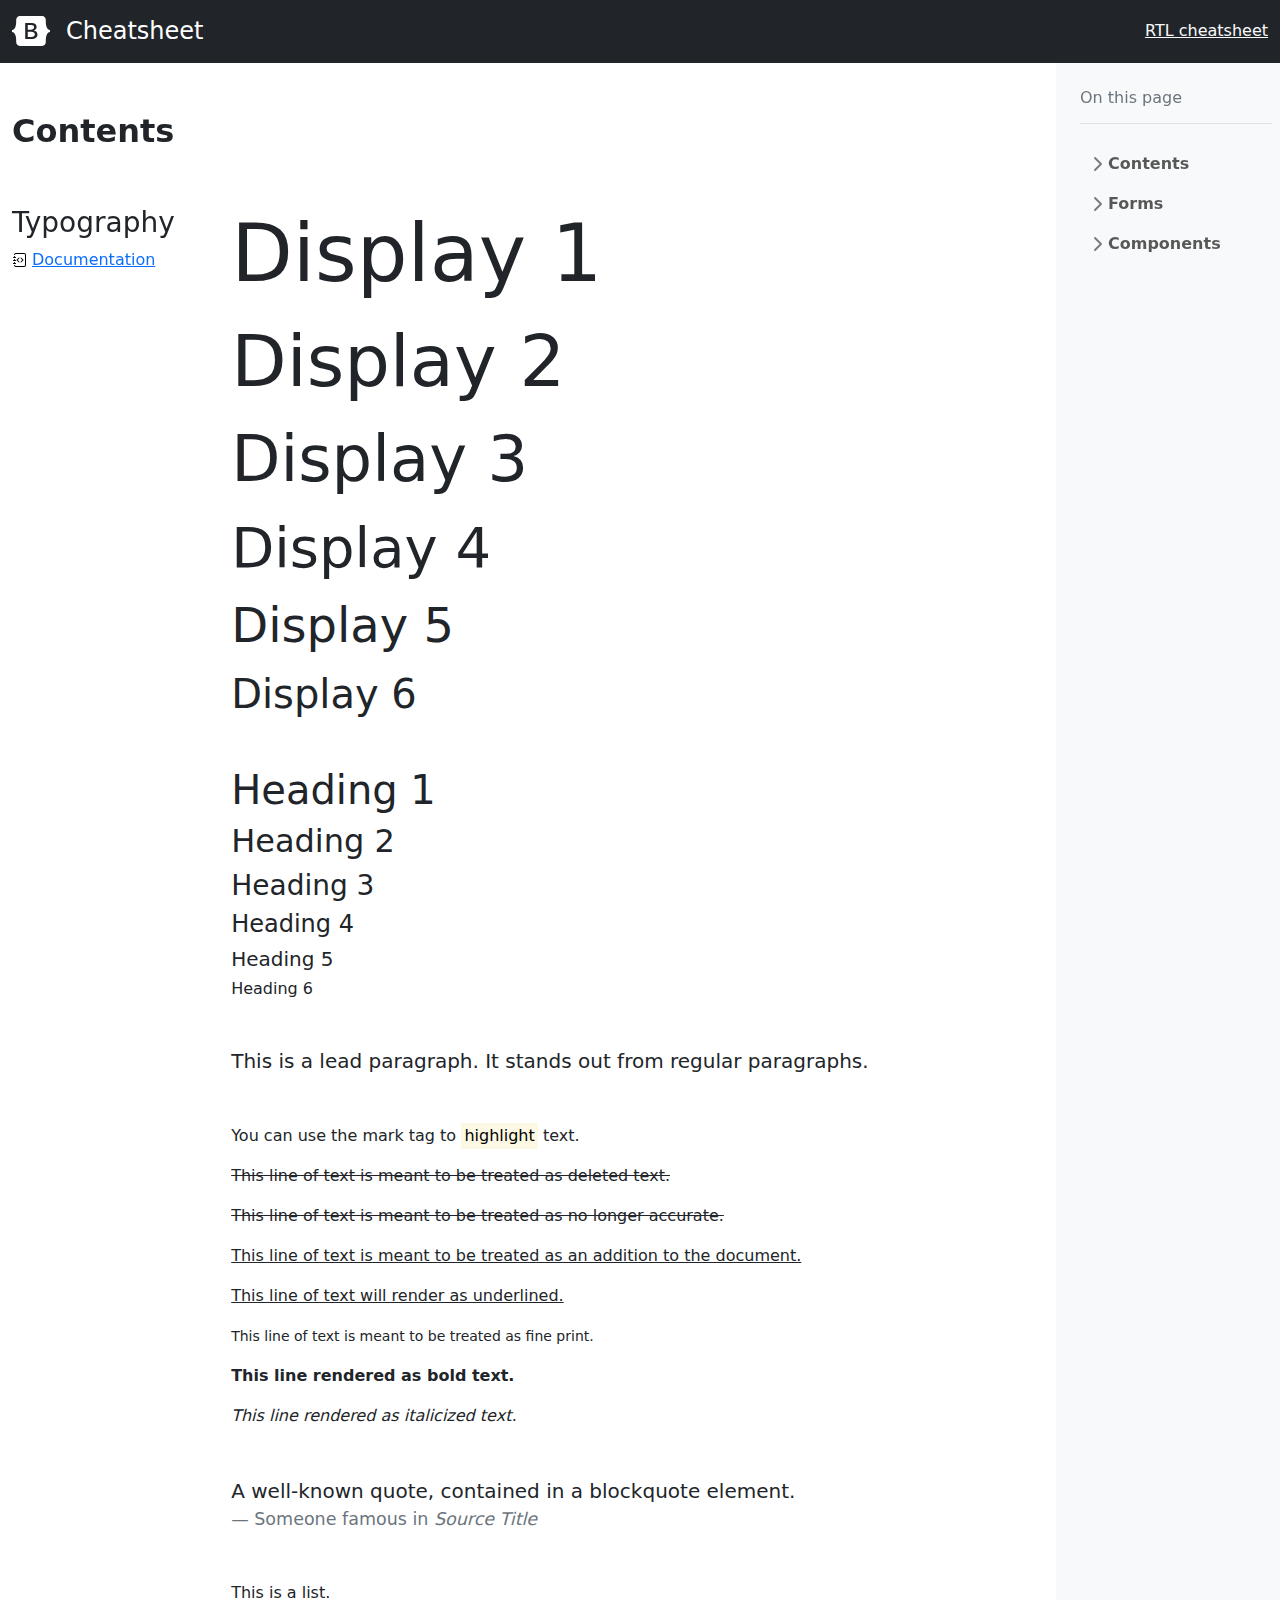
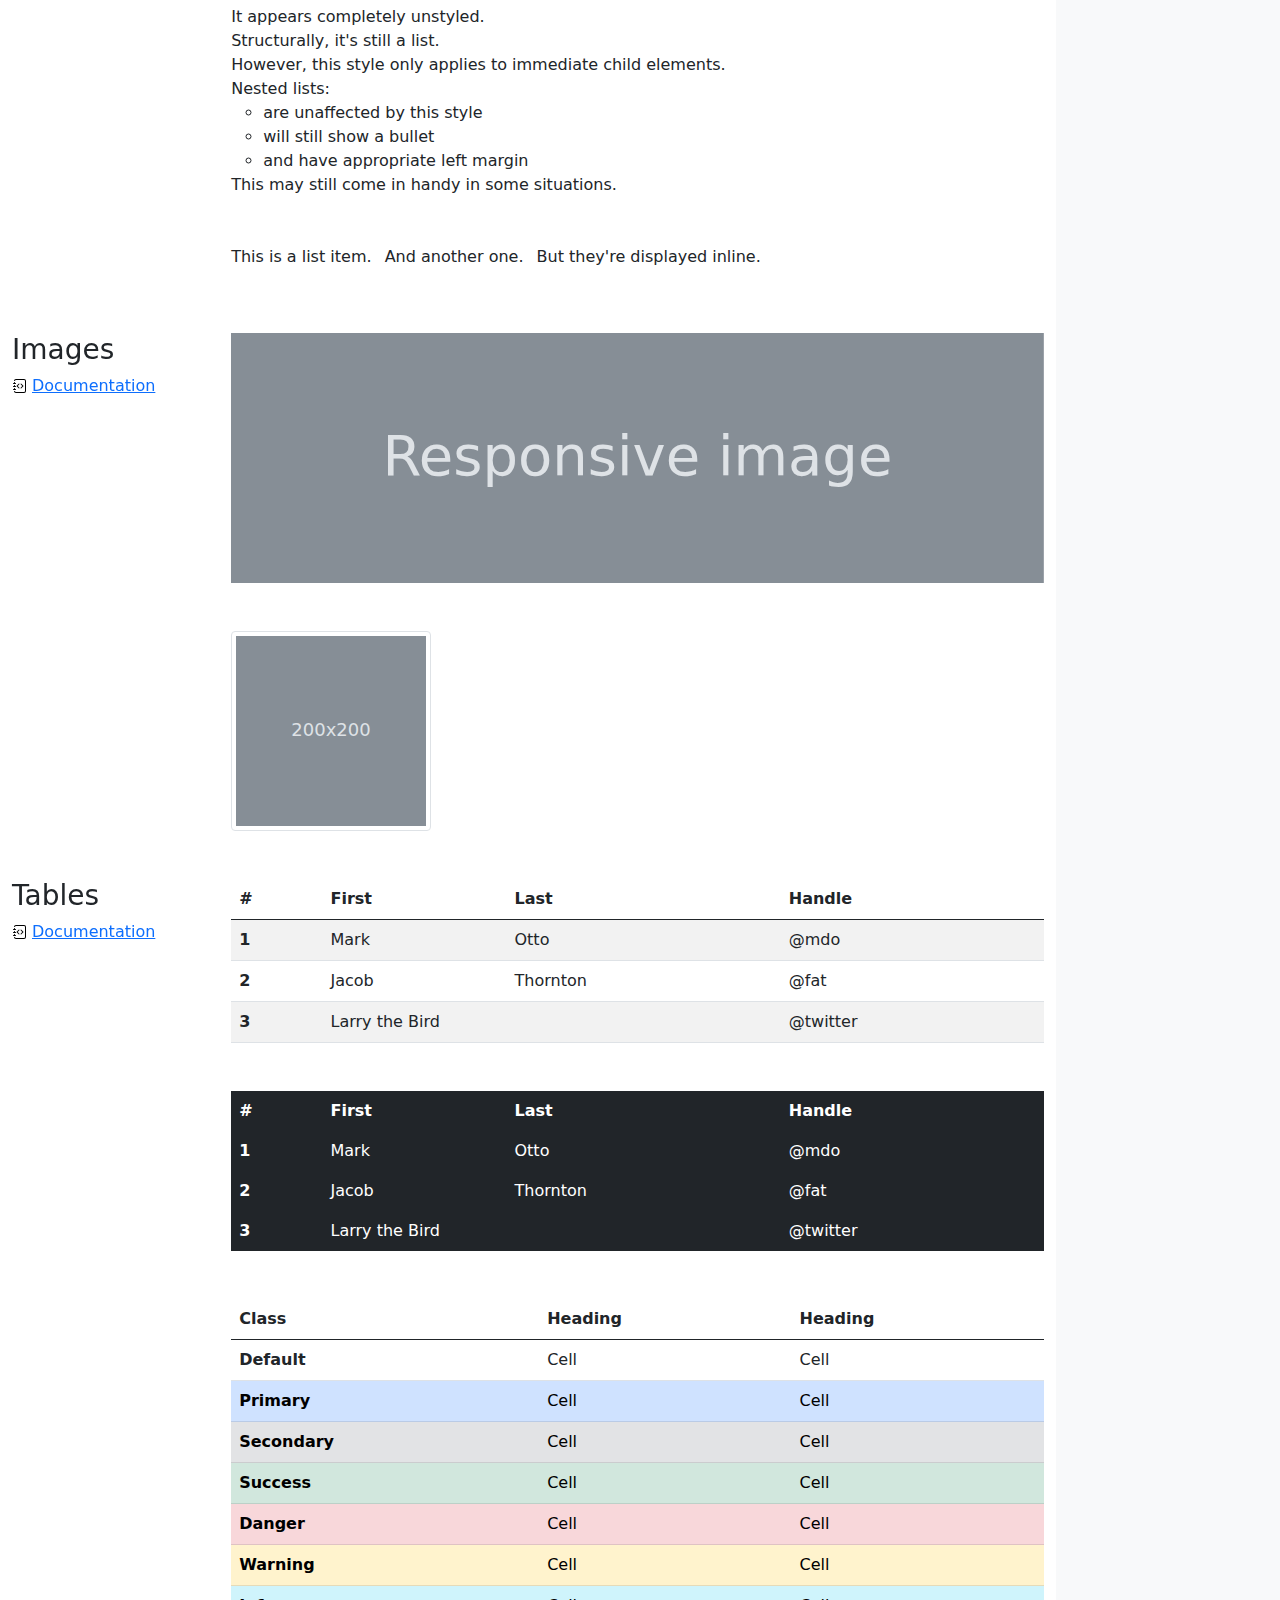
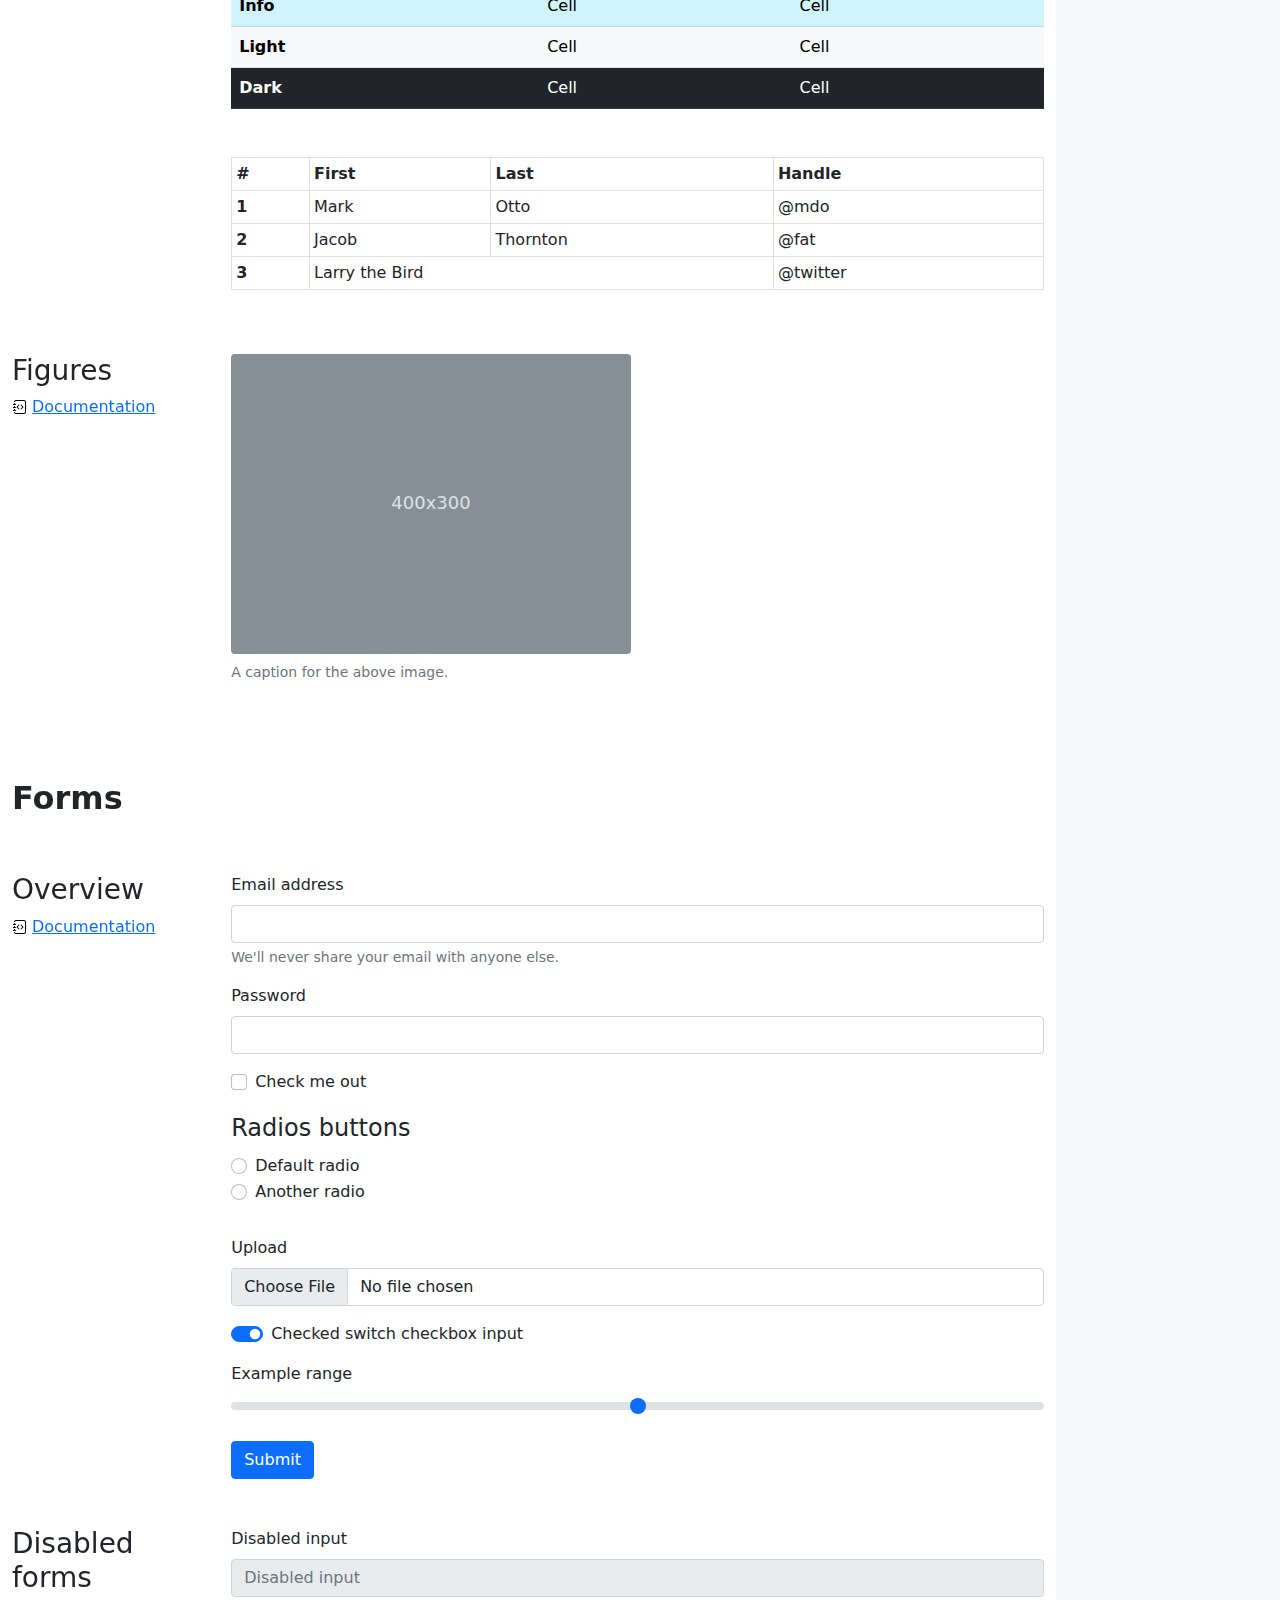
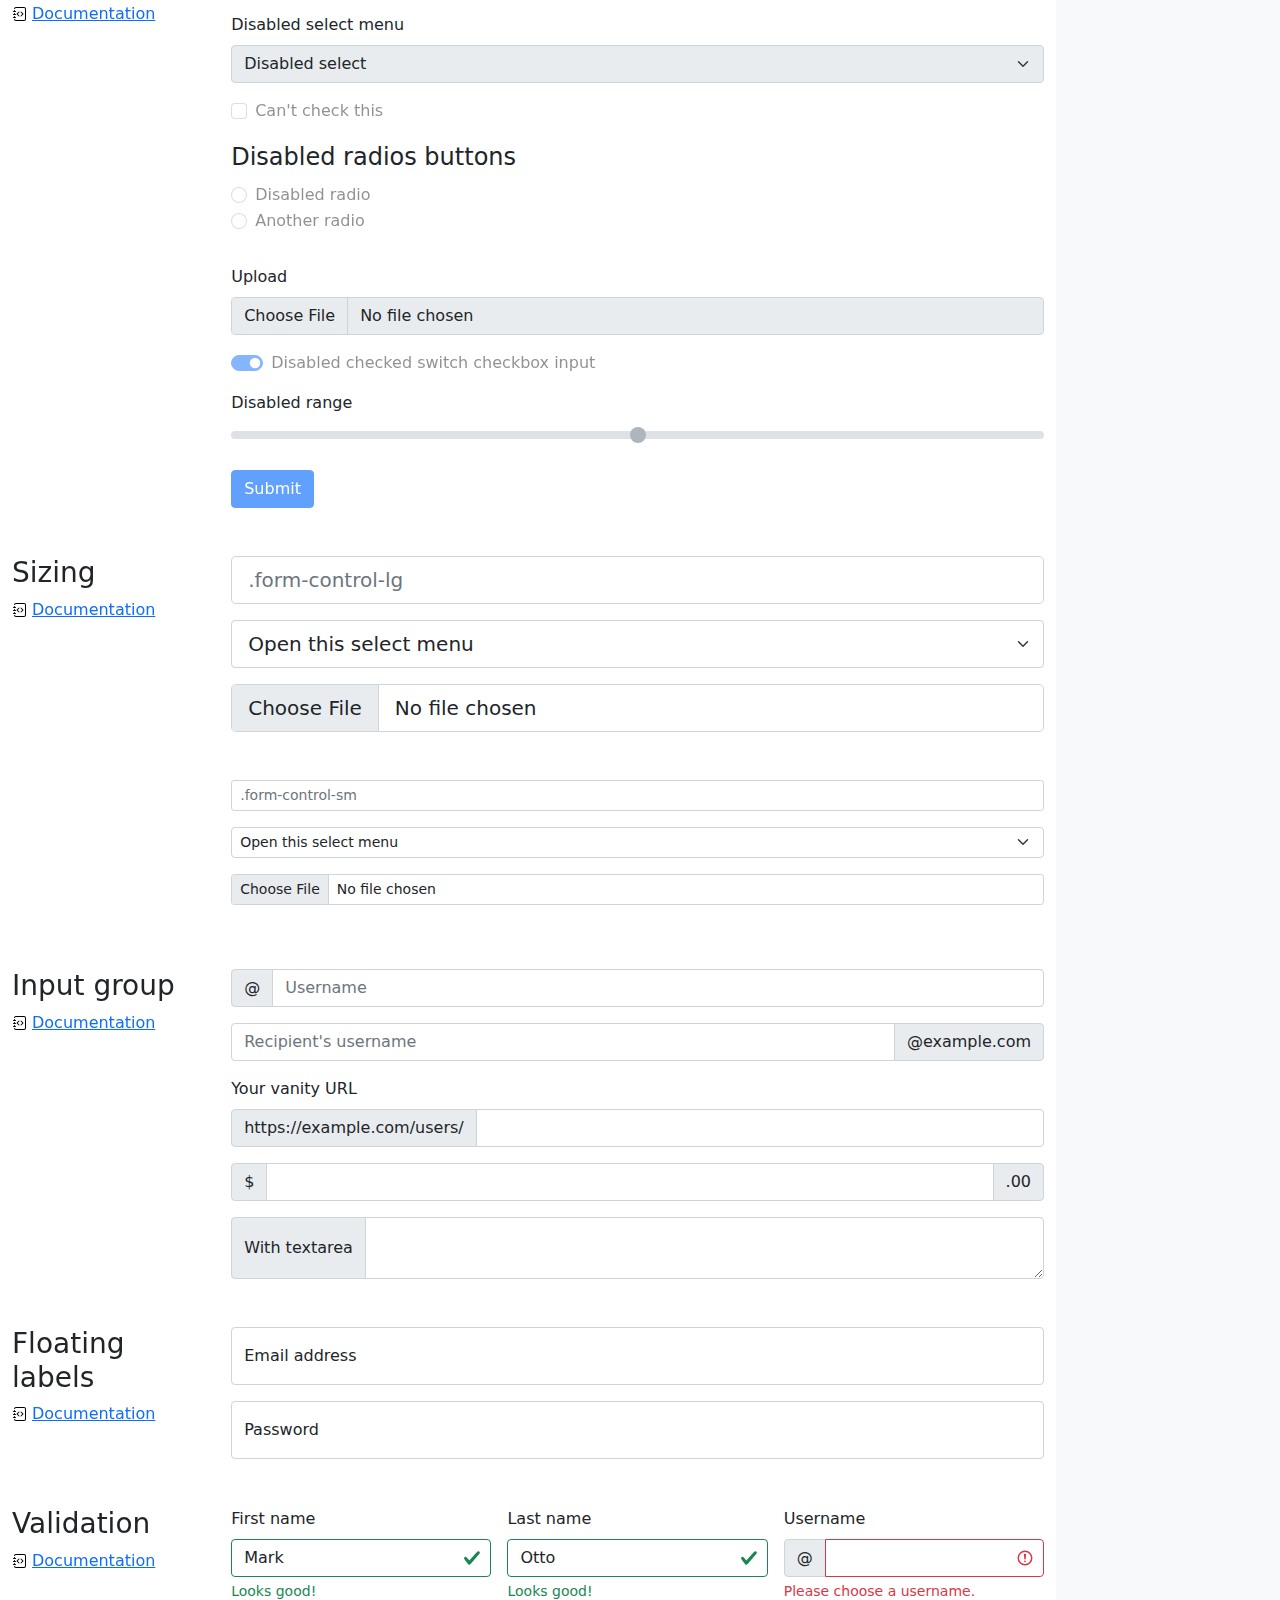
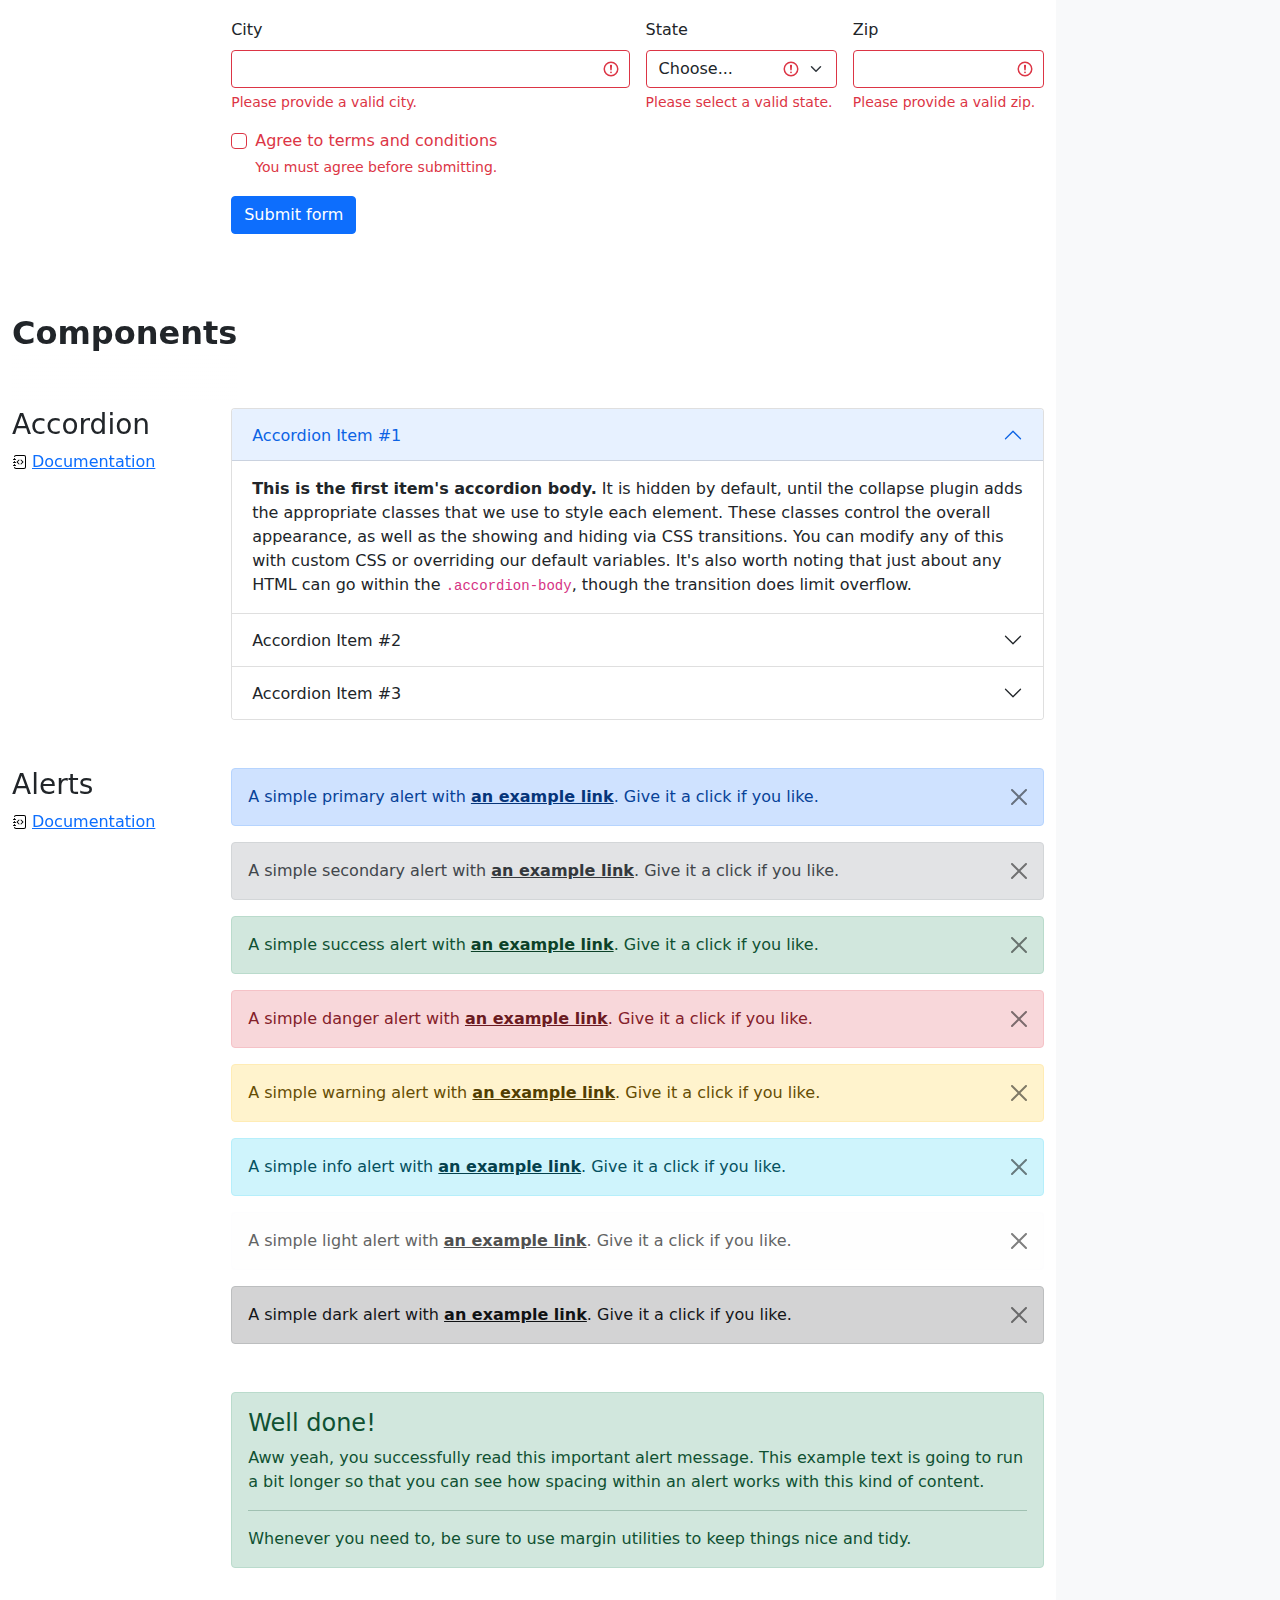
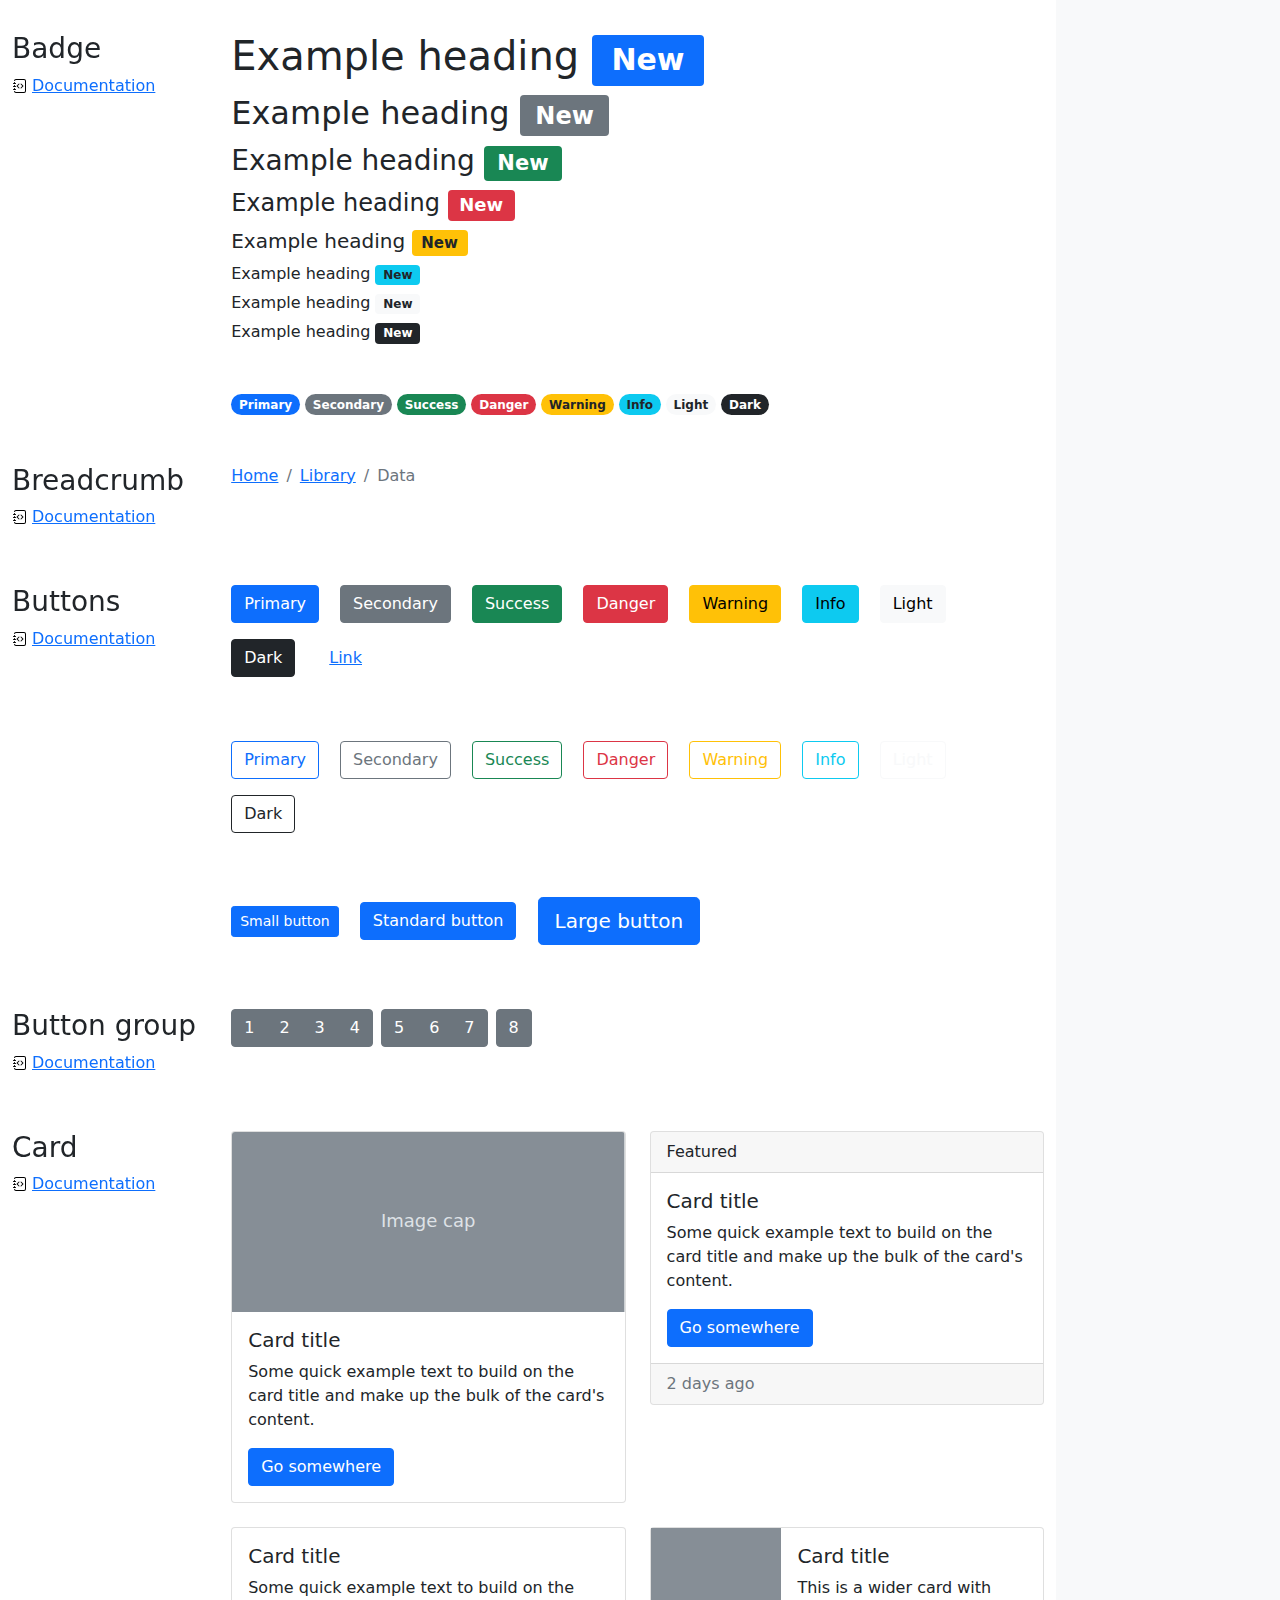
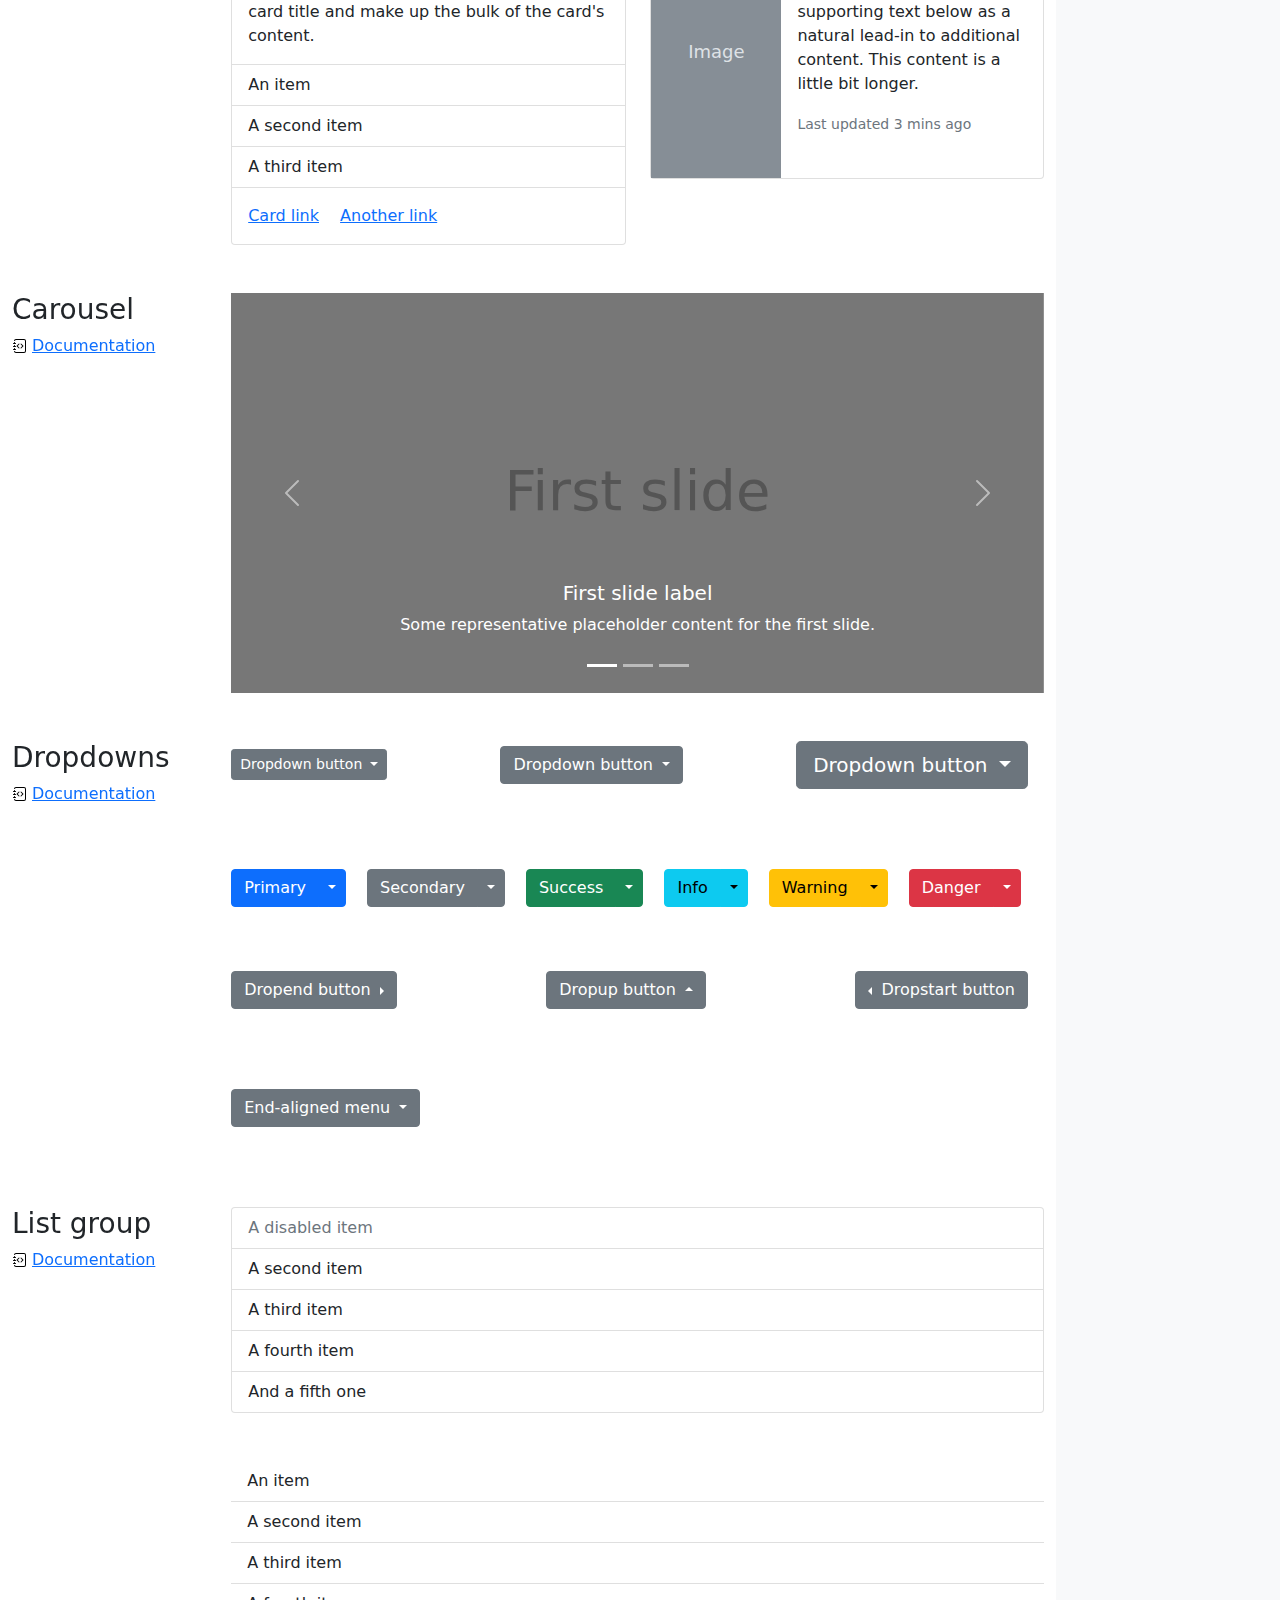
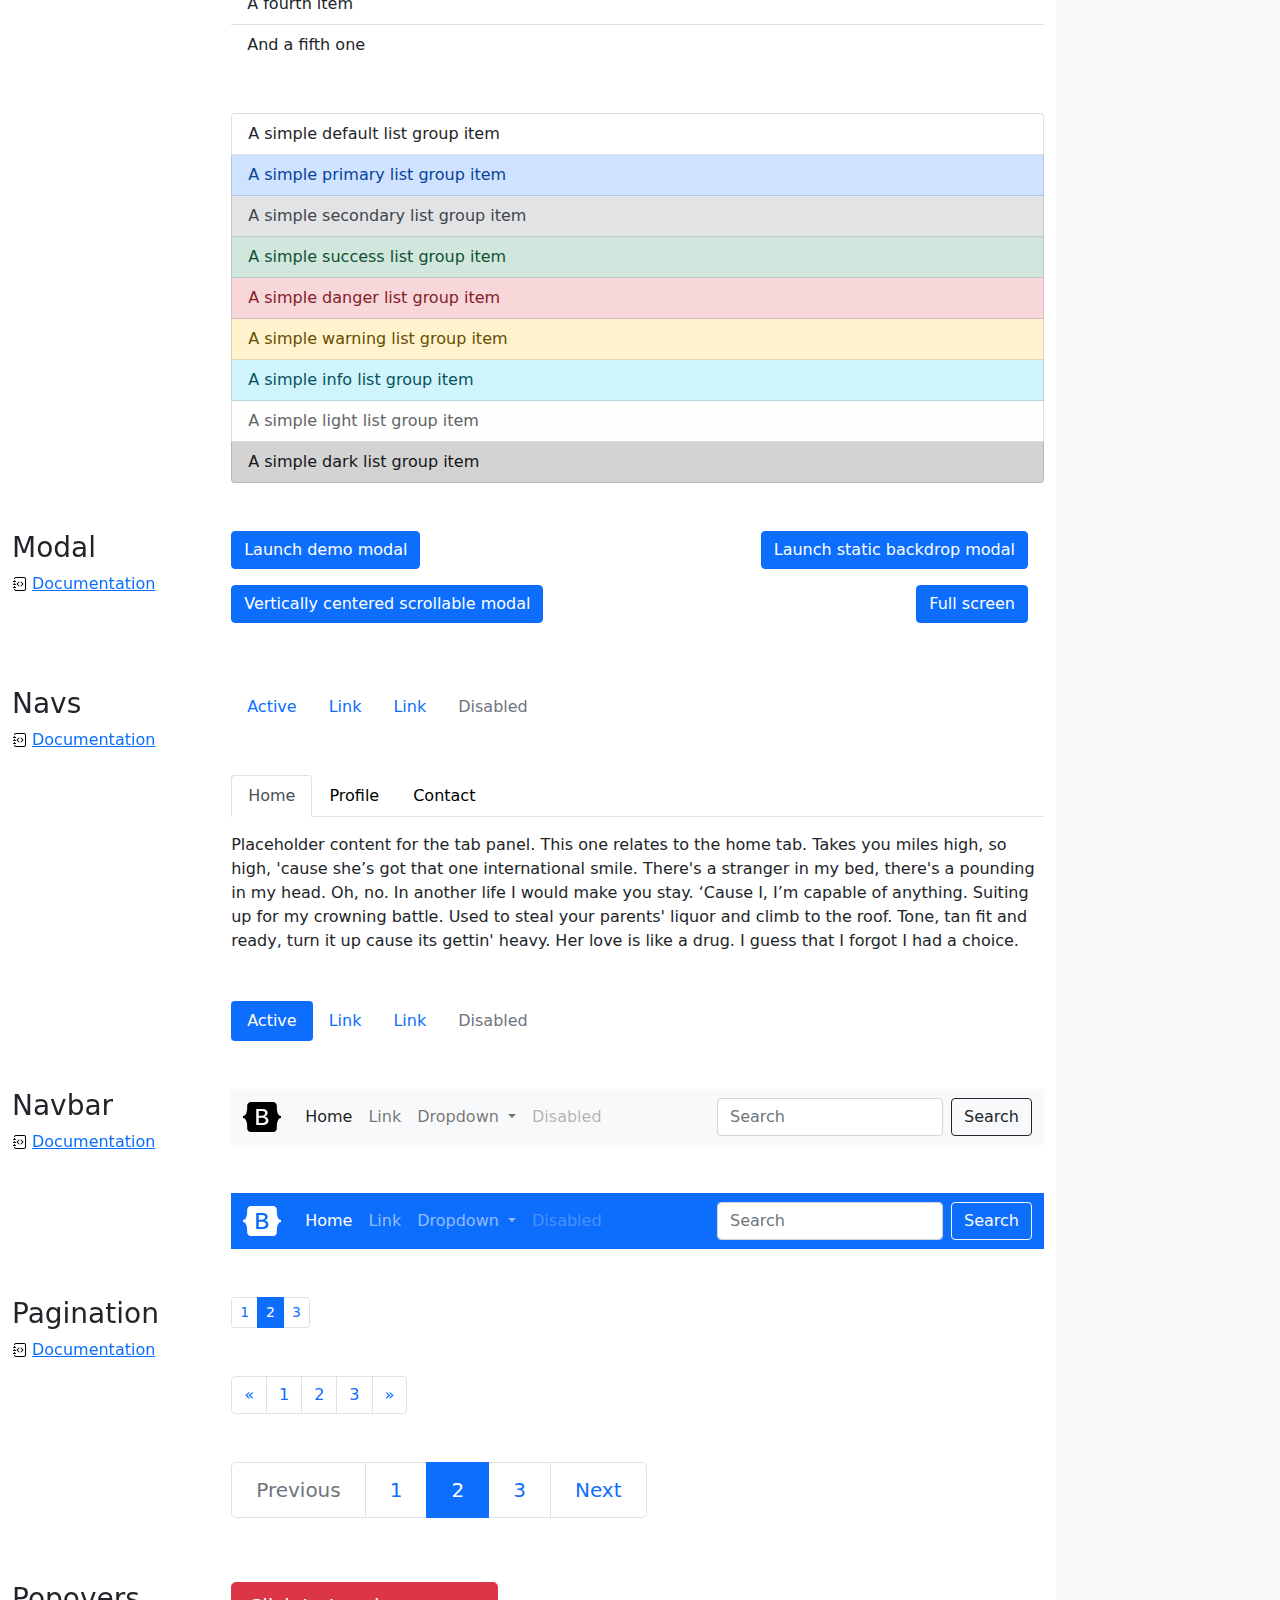
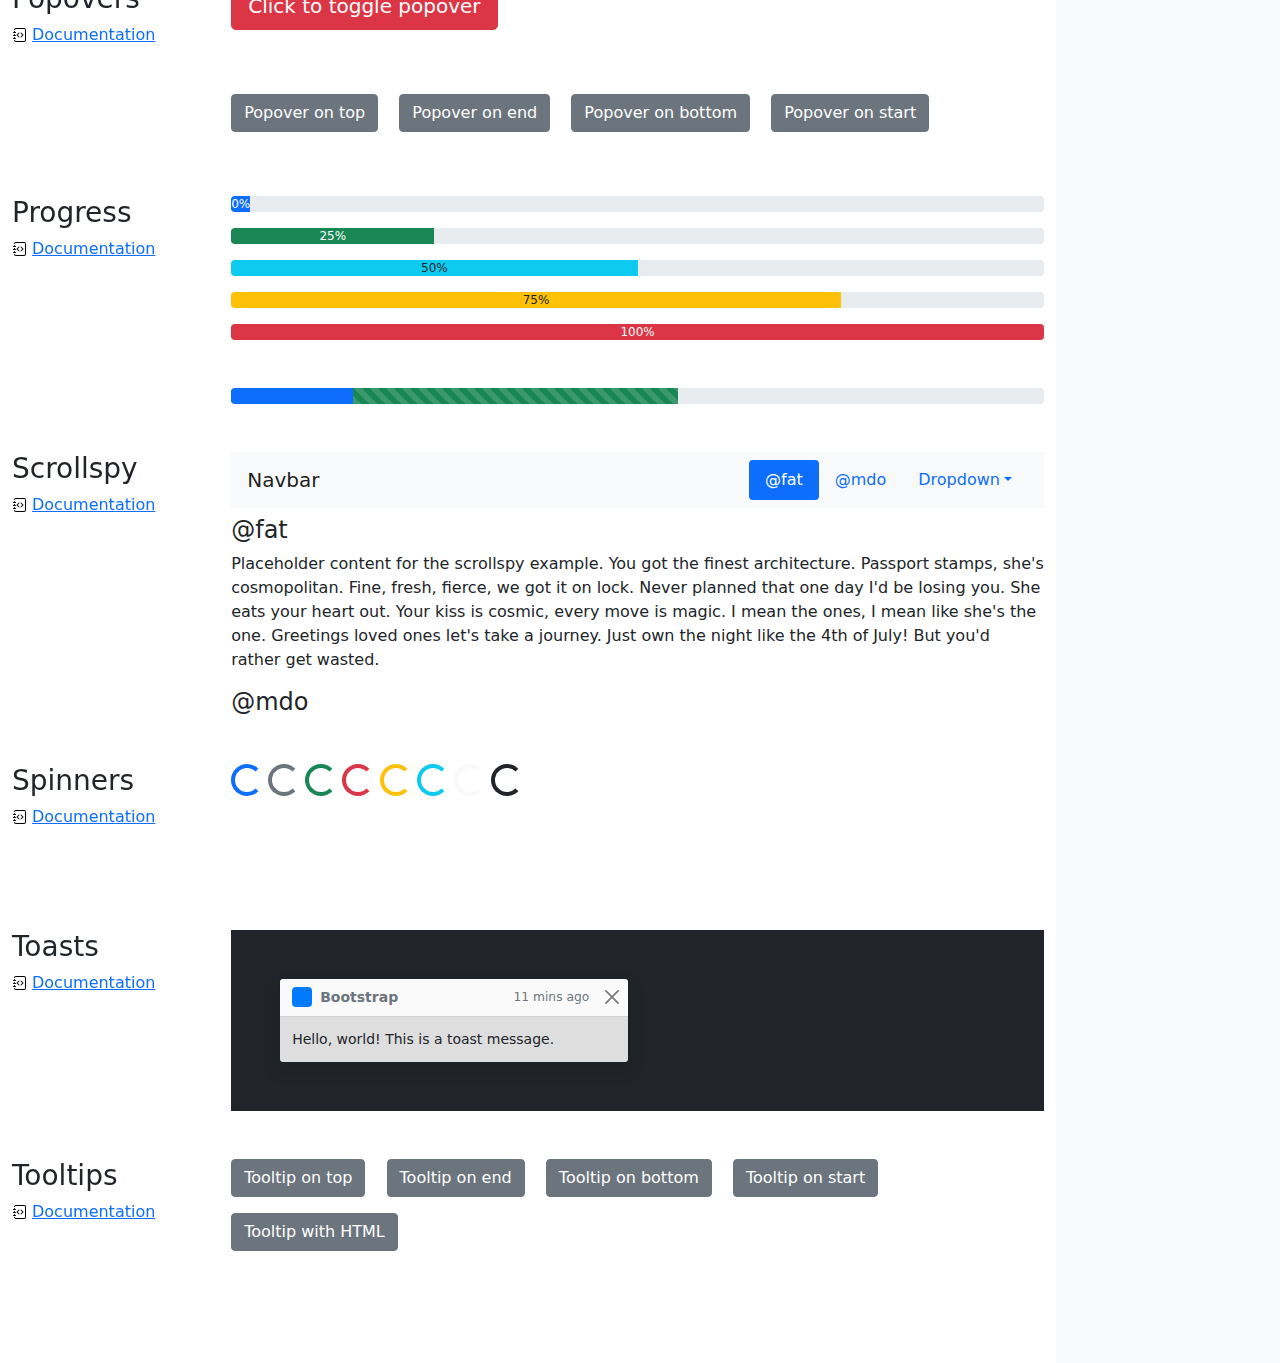
<file: agency/bootstrap-5.0.0-beta3-examples/cheatsheet/index.html>
<!doctype html>
<html lang="en">
  <head>
    <meta charset="utf-8">
    <meta name="viewport" content="width=device-width, initial-scale=1">
    <meta name="description" content="">
    <meta name="author" content="Mark Otto, Jacob Thornton, and Bootstrap contributors">
    <meta name="generator" content="Hugo 0.82.0">
    <title>Cheatsheet · Bootstrap v5.0</title>

    <link rel="canonical" href="https://getbootstrap.com/docs/5.0/examples/cheatsheet/">

    

    <!-- Bootstrap core CSS -->
<link href="../assets/dist/css/bootstrap.min.css" rel="stylesheet">

    <style>
      .bd-placeholder-img {
        font-size: 1.125rem;
        text-anchor: middle;
        -webkit-user-select: none;
        -moz-user-select: none;
        user-select: none;
      }

      @media (min-width: 768px) {
        .bd-placeholder-img-lg {
          font-size: 3.5rem;
        }
      }
    </style>

    
    <!-- Custom styles for this template -->
    <link href="cheatsheet.css" rel="stylesheet">
  </head>
  <body class="bg-light">
    
<header class="bd-header bg-dark py-3 d-flex align-items-stretch border-bottom border-dark">
  <div class="container-fluid d-flex align-items-center">
    <h1 class="d-flex align-items-center fs-4 text-white mb-0">
      <img src="../assets/brand/bootstrap-logo-white.svg" width="38" height="30" class="me-3" alt="Bootstrap">
      Cheatsheet
    </h1>
    <a href="../examples/cheatsheet-rtl/" class="ms-auto link-light" hreflang="ar">RTL cheatsheet</a>
  </div>
</header>
<aside class="bd-aside sticky-xl-top text-muted align-self-start mb-3 mb-xl-5 px-2">
  <h2 class="h6 pt-4 pb-3 mb-4 border-bottom">On this page</h2>
  <nav class="small" id="toc">
    <ul class="list-unstyled">
      <li class="my-2">
        <button class="btn d-inline-flex align-items-center collapsed" data-bs-toggle="collapse" aria-expanded="false" data-bs-target="#contents-collapse" aria-controls="contents-collapse">Contents</button>
        <ul class="list-unstyled ps-3 collapse" id="contents-collapse">
          <li><a class="d-inline-flex align-items-center rounded" href="#typography">Typography</a></li>
          <li><a class="d-inline-flex align-items-center rounded" href="#images">Images</a></li>
          <li><a class="d-inline-flex align-items-center rounded" href="#tables">Tables</a></li>
          <li><a class="d-inline-flex align-items-center rounded" href="#figures">Figures</a></li>
        </ul>
      </li>
      <li class="my-2">
        <button class="btn d-inline-flex align-items-center collapsed" data-bs-toggle="collapse" aria-expanded="false" data-bs-target="#forms-collapse" aria-controls="forms-collapse">Forms</button>
        <ul class="list-unstyled ps-3 collapse" id="forms-collapse">
          <li><a class="d-inline-flex align-items-center rounded" href="#overview">Overview</a></li>
          <li><a class="d-inline-flex align-items-center rounded" href="#disabled-forms">Disabled forms</a></li>
          <li><a class="d-inline-flex align-items-center rounded" href="#sizing">Sizing</a></li>
          <li><a class="d-inline-flex align-items-center rounded" href="#input-group">Input group</a></li>
          <li><a class="d-inline-flex align-items-center rounded" href="#floating-labels">Floating labels</a></li>
          <li><a class="d-inline-flex align-items-center rounded" href="#validation">Validation</a></li>
        </ul>
      </li>
      <li class="my-2">
        <button class="btn d-inline-flex align-items-center collapsed" data-bs-toggle="collapse" aria-expanded="false" data-bs-target="#components-collapse" aria-controls="components-collapse">Components</button>
        <ul class="list-unstyled ps-3 collapse" id="components-collapse">
          <li><a class="d-inline-flex align-items-center rounded" href="#accordion">Accordion</a></li>
          <li><a class="d-inline-flex align-items-center rounded" href="#alerts">Alerts</a></li>
          <li><a class="d-inline-flex align-items-center rounded" href="#badge">Badge</a></li>
          <li><a class="d-inline-flex align-items-center rounded" href="#breadcrumb">Breadcrumb</a></li>
          <li><a class="d-inline-flex align-items-center rounded" href="#buttons">Buttons</a></li>
          <li><a class="d-inline-flex align-items-center rounded" href="#button-group">Button group</a></li>
          <li><a class="d-inline-flex align-items-center rounded" href="#card">Card</a></li>
          <li><a class="d-inline-flex align-items-center rounded" href="#carousel">Carousel</a></li>
          <li><a class="d-inline-flex align-items-center rounded" href="#dropdowns">Dropdowns</a></li>
          <li><a class="d-inline-flex align-items-center rounded" href="#list-group">List group</a></li>
          <li><a class="d-inline-flex align-items-center rounded" href="#modal">Modal</a></li>
          <li><a class="d-inline-flex align-items-center rounded" href="#navs">Navs</a></li>
          <li><a class="d-inline-flex align-items-center rounded" href="#navbar">Navbar</a></li>
          <li><a class="d-inline-flex align-items-center rounded" href="#pagination">Pagination</a></li>
          <li><a class="d-inline-flex align-items-center rounded" href="#popovers">Popovers</a></li>
          <li><a class="d-inline-flex align-items-center rounded" href="#progress">Progress</a></li>
          <li><a class="d-inline-flex align-items-center rounded" href="#scrollspy">Scrollspy</a></li>
          <li><a class="d-inline-flex align-items-center rounded" href="#spinners">Spinners</a></li>
          <li><a class="d-inline-flex align-items-center rounded" href="#toasts">Toasts</a></li>
          <li><a class="d-inline-flex align-items-center rounded" href="#tooltips">Tooltips</a></li>
        </ul>
      </li>
    </ul>
  </nav>
</aside>
<div class="bd-cheatsheet container-fluid bg-body">
  <section id="content">
    <h2 class="sticky-xl-top fw-bold pt-3 pt-xl-5 pb-2 pb-xl-3">Contents</h2>

    <article class="my-3" id="typography">
      <div class="bd-heading sticky-xl-top align-self-start mt-5 mb-3 mt-xl-0 mb-xl-2">
        <h3>Typography</h3>
        <a class="d-flex align-items-center" href="../content/typography/">Documentation</a>
      </div>

      <div>
        <div class="bd-example">
        <p class="display-1">Display 1</p>
        <p class="display-2">Display 2</p>
        <p class="display-3">Display 3</p>
        <p class="display-4">Display 4</p>
        <p class="display-5">Display 5</p>
        <p class="display-6">Display 6</p>
        </div>

        <div class="bd-example">
        <p class="h1">Heading 1</p>
        <p class="h2">Heading 2</p>
        <p class="h3">Heading 3</p>
        <p class="h4">Heading 4</p>
        <p class="h5">Heading 5</p>
        <p class="h6">Heading 6</p>
        </div>

        <div class="bd-example">
        <p class="lead">
          This is a lead paragraph. It stands out from regular paragraphs.
        </p>
        </div>

        <div class="bd-example">
        <p>You can use the mark tag to <mark>highlight</mark> text.</p>
        <p><del>This line of text is meant to be treated as deleted text.</del></p>
        <p><s>This line of text is meant to be treated as no longer accurate.</s></p>
        <p><ins>This line of text is meant to be treated as an addition to the document.</ins></p>
        <p><u>This line of text will render as underlined.</u></p>
        <p><small>This line of text is meant to be treated as fine print.</small></p>
        <p><strong>This line rendered as bold text.</strong></p>
        <p><em>This line rendered as italicized text.</em></p>
        </div>

        <div class="bd-example">
        <blockquote class="blockquote">
          <p>A well-known quote, contained in a blockquote element.</p>
          <footer class="blockquote-footer">Someone famous in <cite title="Source Title">Source Title</cite></footer>
        </blockquote>
        </div>

        <div class="bd-example">
        <ul class="list-unstyled">
          <li>This is a list.</li>
          <li>It appears completely unstyled.</li>
          <li>Structurally, it's still a list.</li>
          <li>However, this style only applies to immediate child elements.</li>
          <li>Nested lists:
            <ul>
              <li>are unaffected by this style</li>
              <li>will still show a bullet</li>
              <li>and have appropriate left margin</li>
            </ul>
          </li>
          <li>This may still come in handy in some situations.</li>
        </ul>
        </div>

        <div class="bd-example">
        <ul class="list-inline">
          <li class="list-inline-item">This is a list item.</li>
          <li class="list-inline-item">And another one.</li>
          <li class="list-inline-item">But they're displayed inline.</li>
        </ul>
        </div>
      </div>
    </article>
    <article class="my-3" id="images">
      <div class="bd-heading sticky-xl-top align-self-start mt-5 mb-3 mt-xl-0 mb-xl-2">
        <h3>Images</h3>
        <a class="d-flex align-items-center" href="../content/images/">Documentation</a>
      </div>

      <div>
        <div class="bd-example">
        <svg class="bd-placeholder-img bd-placeholder-img-lg img-fluid" width="100%" height="250" xmlns="http://www.w3.org/2000/svg" role="img" aria-label="Placeholder: Responsive image" preserveAspectRatio="xMidYMid slice" focusable="false"><title>Placeholder</title><rect width="100%" height="100%" fill="#868e96"/><text x="50%" y="50%" fill="#dee2e6" dy=".3em">Responsive image</text></svg>

        </div>

        <div class="bd-example">
        <svg class="bd-placeholder-img img-thumbnail" width="200" height="200" xmlns="http://www.w3.org/2000/svg" role="img" aria-label="A generic square placeholder image with a white border around it, making it resemble a photograph taken with an old instant camera: 200x200" preserveAspectRatio="xMidYMid slice" focusable="false"><title>A generic square placeholder image with a white border around it, making it resemble a photograph taken with an old instant camera</title><rect width="100%" height="100%" fill="#868e96"/><text x="50%" y="50%" fill="#dee2e6" dy=".3em">200x200</text></svg>

        </div>
      </div>
    </article>
    <article class="my-3" id="tables">
      <div class="bd-heading sticky-xl-top align-self-start mt-5 mb-3 mt-xl-0 mb-xl-2">
        <h3>Tables</h3>
        <a class="d-flex align-items-center" href="../content/tables/">Documentation</a>
      </div>

      <div>
        <div class="bd-example">
        <table class="table table-striped">
          <thead>
          <tr>
            <th scope="col">#</th>
            <th scope="col">First</th>
            <th scope="col">Last</th>
            <th scope="col">Handle</th>
          </tr>
          </thead>
          <tbody>
          <tr>
            <th scope="row">1</th>
            <td>Mark</td>
            <td>Otto</td>
            <td>@mdo</td>
          </tr>
          <tr>
            <th scope="row">2</th>
            <td>Jacob</td>
            <td>Thornton</td>
            <td>@fat</td>
          </tr>
          <tr>
            <th scope="row">3</th>
            <td colspan="2">Larry the Bird</td>
            <td>@twitter</td>
          </tr>
          </tbody>
        </table>
        </div>

        <div class="bd-example">
        <table class="table table-dark table-borderless">
          <thead>
          <tr>
            <th scope="col">#</th>
            <th scope="col">First</th>
            <th scope="col">Last</th>
            <th scope="col">Handle</th>
          </tr>
          </thead>
          <tbody>
          <tr>
            <th scope="row">1</th>
            <td>Mark</td>
            <td>Otto</td>
            <td>@mdo</td>
          </tr>
          <tr>
            <th scope="row">2</th>
            <td>Jacob</td>
            <td>Thornton</td>
            <td>@fat</td>
          </tr>
          <tr>
            <th scope="row">3</th>
            <td colspan="2">Larry the Bird</td>
            <td>@twitter</td>
          </tr>
          </tbody>
        </table>
        </div>

        <div class="bd-example">
        <table class="table table-hover">
          <thead>
          <tr>
            <th scope="col">Class</th>
            <th scope="col">Heading</th>
            <th scope="col">Heading</th>
          </tr>
          </thead>
          <tbody>
          <tr>
            <th scope="row">Default</th>
            <td>Cell</td>
            <td>Cell</td>
          </tr>
          
          <tr class="table-primary">
            <th scope="row">Primary</th>
            <td>Cell</td>
            <td>Cell</td>
          </tr>
          <tr class="table-secondary">
            <th scope="row">Secondary</th>
            <td>Cell</td>
            <td>Cell</td>
          </tr>
          <tr class="table-success">
            <th scope="row">Success</th>
            <td>Cell</td>
            <td>Cell</td>
          </tr>
          <tr class="table-danger">
            <th scope="row">Danger</th>
            <td>Cell</td>
            <td>Cell</td>
          </tr>
          <tr class="table-warning">
            <th scope="row">Warning</th>
            <td>Cell</td>
            <td>Cell</td>
          </tr>
          <tr class="table-info">
            <th scope="row">Info</th>
            <td>Cell</td>
            <td>Cell</td>
          </tr>
          <tr class="table-light">
            <th scope="row">Light</th>
            <td>Cell</td>
            <td>Cell</td>
          </tr>
          <tr class="table-dark">
            <th scope="row">Dark</th>
            <td>Cell</td>
            <td>Cell</td>
          </tr>
          </tbody>
        </table>
        </div>

        <div class="bd-example">
        <table class="table table-sm table-bordered">
          <thead>
          <tr>
            <th scope="col">#</th>
            <th scope="col">First</th>
            <th scope="col">Last</th>
            <th scope="col">Handle</th>
          </tr>
          </thead>
          <tbody>
          <tr>
            <th scope="row">1</th>
            <td>Mark</td>
            <td>Otto</td>
            <td>@mdo</td>
          </tr>
          <tr>
            <th scope="row">2</th>
            <td>Jacob</td>
            <td>Thornton</td>
            <td>@fat</td>
          </tr>
          <tr>
            <th scope="row">3</th>
            <td colspan="2">Larry the Bird</td>
            <td>@twitter</td>
          </tr>
          </tbody>
        </table>
        </div>
      </div>
    </article>
    <article class="my-3" id="figures">
      <div class="bd-heading sticky-xl-top align-self-start mt-5 mb-3 mt-xl-0 mb-xl-2">
        <h3>Figures</h3>
        <a class="d-flex align-items-center" href="../content/figures/">Documentation</a>
      </div>

      <div>
        <div class="bd-example">
        <figure class="figure">
          <svg class="bd-placeholder-img figure-img img-fluid rounded" width="400" height="300" xmlns="http://www.w3.org/2000/svg" role="img" aria-label="Placeholder: 400x300" preserveAspectRatio="xMidYMid slice" focusable="false"><title>Placeholder</title><rect width="100%" height="100%" fill="#868e96"/><text x="50%" y="50%" fill="#dee2e6" dy=".3em">400x300</text></svg>

          <figcaption class="figure-caption">A caption for the above image.</figcaption>
        </figure>
        </div>
      </div>
    </article>
  </section>

  <section id="forms">
    <h2 class="sticky-xl-top fw-bold pt-3 pt-xl-5 pb-2 pb-xl-3">Forms</h2>

    <article class="my-3" id="overview">
      <div class="bd-heading sticky-xl-top align-self-start mt-5 mb-3 mt-xl-0 mb-xl-2">
        <h3>Overview</h3>
        <a class="d-flex align-items-center" href="../forms/overview/">Documentation</a>
      </div>

      <div>
        <div class="bd-example">
        <form>
          <div class="mb-3">
            <label for="exampleInputEmail1" class="form-label">Email address</label>
            <input type="email" class="form-control" id="exampleInputEmail1" aria-describedby="emailHelp">
            <div id="emailHelp" class="form-text">We'll never share your email with anyone else.</div>
          </div>
          <div class="mb-3">
            <label for="exampleInputPassword1" class="form-label">Password</label>
            <input type="password" class="form-control" id="exampleInputPassword1">
          </div>
          <div class="mb-3 form-check">
            <input type="checkbox" class="form-check-input" id="exampleCheck1">
            <label class="form-check-label" for="exampleCheck1">Check me out</label>
          </div>
          <fieldset class="mb-3">
            <legend>Radios buttons</legend>
            <div class="form-check">
              <input type="radio" name="radios" class="form-check-input" id="exampleRadio1">
              <label class="form-check-label" for="exampleRadio1">Default radio</label>
            </div>
            <div class="mb-3 form-check">
              <input type="radio" name="radios" class="form-check-input" id="exampleRadio2">
              <label class="form-check-label" for="exampleRadio2">Another radio</label>
            </div>
          </fieldset>
          <div class="mb-3">
            <label class="form-label" for="customFile">Upload</label>
            <input type="file" class="form-control" id="customFile">
          </div>
          <div class="mb-3 form-check form-switch">
            <input class="form-check-input" type="checkbox" id="flexSwitchCheckChecked" checked>
            <label class="form-check-label" for="flexSwitchCheckChecked">Checked switch checkbox input</label>
          </div>
          <div class="mb-3">
            <label for="customRange3" class="form-label">Example range</label>
            <input type="range" class="form-range" min="0" max="5" step="0.5" id="customRange3">
          </div>
          <button type="submit" class="btn btn-primary">Submit</button>
        </form>
        </div>
      </div>
    </article>
    <article class="my-3" id="disabled-forms">
      <div class="bd-heading sticky-xl-top align-self-start mt-5 mb-3 mt-xl-0 mb-xl-2">
        <h3>Disabled forms</h3>
        <a class="d-flex align-items-center" href="../forms/overview/#disabled-forms">Documentation</a>
      </div>

      <div>
        <div class="bd-example">
        <form>
          <fieldset disabled aria-label="Disabled fieldset example">
            <div class="mb-3">
              <label for="disabledTextInput" class="form-label">Disabled input</label>
              <input type="text" id="disabledTextInput" class="form-control" placeholder="Disabled input">
            </div>
            <div class="mb-3">
              <label for="disabledSelect" class="form-label">Disabled select menu</label>
              <select id="disabledSelect" class="form-select">
                <option>Disabled select</option>
              </select>
            </div>
            <div class="mb-3">
              <div class="form-check">
                <input class="form-check-input" type="checkbox" id="disabledFieldsetCheck" disabled>
                <label class="form-check-label" for="disabledFieldsetCheck">
                  Can't check this
                </label>
              </div>
            </div>
            <fieldset class="mb-3">
              <legend>Disabled radios buttons</legend>
              <div class="form-check">
                <input type="radio" name="radios" class="form-check-input" id="disabledRadio1" disabled>
                <label class="form-check-label" for="disabledRadio1">Disabled radio</label>
              </div>
              <div class="mb-3 form-check">
                <input type="radio" name="radios" class="form-check-input" id="disabledRadio2" disabled>
                <label class="form-check-label" for="disabledRadio2">Another radio</label>
              </div>
            </fieldset>
            <div class="mb-3">
              <label class="form-label" for="disabledCustomFile">Upload</label>
              <input type="file" class="form-control" id="disabledCustomFile" disabled>
            </div>
            <div class="mb-3 form-check form-switch">
              <input class="form-check-input" type="checkbox" id="disabledSwitchCheckChecked" checked disabled>
              <label class="form-check-label" for="disabledSwitchCheckChecked">Disabled checked switch checkbox input</label>
            </div>
            <div class="mb-3">
              <label for="disabledRange" class="form-label">Disabled range</label>
              <input type="range" class="form-range" min="0" max="5" step="0.5" id="disabledRange">
            </div>
            <button type="submit" class="btn btn-primary">Submit</button>
          </fieldset>
        </form>
        </div>
      </div>
    </article>
    <article class="my-3" id="sizing">
      <div class="bd-heading sticky-xl-top align-self-start mt-5 mb-3 mt-xl-0 mb-xl-2">
        <h3>Sizing</h3>
        <a class="d-flex align-items-center" href="../forms/form-control/#sizing">Documentation</a>
      </div>

      <div>
        <div class="bd-example">
        <div class="mb-3">
          <input class="form-control form-control-lg" type="text" placeholder=".form-control-lg" aria-label=".form-control-lg example">
        </div>
        <div class="mb-3">
          <select class="form-select form-select-lg mb-3" aria-label=".form-select-lg example">
            <option selected>Open this select menu</option>
            <option value="1">One</option>
            <option value="2">Two</option>
            <option value="3">Three</option>
          </select>
        </div>
        <div class="mb-3">
          <input type="file" class="form-control form-control-lg" aria-label="Large file input example">
        </div>
        </div>

        <div class="bd-example">
        <div class="mb-3">
          <input class="form-control form-control-sm" type="text" placeholder=".form-control-sm" aria-label=".form-control-sm example">
        </div>
        <div class="mb-3">
          <select class="form-select form-select-sm" aria-label=".form-select-sm example">
            <option selected>Open this select menu</option>
            <option value="1">One</option>
            <option value="2">Two</option>
            <option value="3">Three</option>
          </select>
        </div>
        <div class="mb-3">
          <input type="file" class="form-control form-control-sm" aria-label="Small file input example">
        </div>
        </div>
      </div>
    </article>
    <article class="my-3" id="input-group">
      <div class="bd-heading sticky-xl-top align-self-start mt-5 mb-3 mt-xl-0 mb-xl-2">
        <h3>Input group</h3>
        <a class="d-flex align-items-center" href="../forms/input-group/">Documentation</a>
      </div>

      <div>
        <div class="bd-example">
        <div class="input-group mb-3">
          <span class="input-group-text" id="basic-addon1">@</span>
          <input type="text" class="form-control" placeholder="Username" aria-label="Username" aria-describedby="basic-addon1">
        </div>
        <div class="input-group mb-3">
          <input type="text" class="form-control" placeholder="Recipient's username" aria-label="Recipient's username" aria-describedby="basic-addon2">
          <span class="input-group-text" id="basic-addon2">@example.com</span>
        </div>
        <label for="basic-url" class="form-label">Your vanity URL</label>
        <div class="input-group mb-3">
          <span class="input-group-text" id="basic-addon3">https://example.com/users/</span>
          <input type="text" class="form-control" id="basic-url" aria-describedby="basic-addon3">
        </div>
        <div class="input-group mb-3">
          <span class="input-group-text">$</span>
          <input type="text" class="form-control" aria-label="Amount (to the nearest dollar)">
          <span class="input-group-text">.00</span>
        </div>
        <div class="input-group">
          <span class="input-group-text">With textarea</span>
          <textarea class="form-control" aria-label="With textarea"></textarea>
        </div>
        </div>
      </div>
    </article>
    <article class="my-3" id="floating-labels">
      <div class="bd-heading sticky-xl-top align-self-start mt-5 mb-3 mt-xl-0 mb-xl-2">
        <h3>Floating labels</h3>
        <a class="d-flex align-items-center" href="../forms/floating-labels/">Documentation</a>
      </div>

      <div>
        <div class="bd-example">
        <form>
          <div class="form-floating mb-3">
            <input type="email" class="form-control" id="floatingInput" placeholder="name@example.com">
            <label for="floatingInput">Email address</label>
          </div>
          <div class="form-floating">
            <input type="password" class="form-control" id="floatingPassword" placeholder="Password">
            <label for="floatingPassword">Password</label>
          </div>
        </form>
        </div>
      </div>
    </article>
    <article class="my-3" id="validation">
      <div class="bd-heading sticky-xl-top align-self-start mt-5 mb-3 mt-xl-0 mb-xl-2">
        <h3>Validation</h3>
        <a class="d-flex align-items-center" href="../forms/validation/">Documentation</a>
      </div>

      <div>
        <div class="bd-example">
        <form class="row g-3">
          <div class="col-md-4">
            <label for="validationServer01" class="form-label">First name</label>
            <input type="text" class="form-control is-valid" id="validationServer01" value="Mark" required>
            <div class="valid-feedback">
              Looks good!
            </div>
          </div>
          <div class="col-md-4">
            <label for="validationServer02" class="form-label">Last name</label>
            <input type="text" class="form-control is-valid" id="validationServer02" value="Otto" required>
            <div class="valid-feedback">
              Looks good!
            </div>
          </div>
          <div class="col-md-4">
            <label for="validationServerUsername" class="form-label">Username</label>
            <div class="input-group has-validation">
              <span class="input-group-text" id="inputGroupPrepend3">@</span>
              <input type="text" class="form-control is-invalid" id="validationServerUsername" aria-describedby="inputGroupPrepend3" required>
              <div class="invalid-feedback">
                Please choose a username.
              </div>
            </div>
          </div>
          <div class="col-md-6">
            <label for="validationServer03" class="form-label">City</label>
            <input type="text" class="form-control is-invalid" id="validationServer03" required>
            <div class="invalid-feedback">
              Please provide a valid city.
            </div>
          </div>
          <div class="col-md-3">
            <label for="validationServer04" class="form-label">State</label>
            <select class="form-select is-invalid" id="validationServer04" required>
              <option selected disabled value="">Choose...</option>
              <option>...</option>
            </select>
            <div class="invalid-feedback">
              Please select a valid state.
            </div>
          </div>
          <div class="col-md-3">
            <label for="validationServer05" class="form-label">Zip</label>
            <input type="text" class="form-control is-invalid" id="validationServer05" required>
            <div class="invalid-feedback">
              Please provide a valid zip.
            </div>
          </div>
          <div class="col-12">
            <div class="form-check">
              <input class="form-check-input is-invalid" type="checkbox" value="" id="invalidCheck3" required>
              <label class="form-check-label" for="invalidCheck3">
                Agree to terms and conditions
              </label>
              <div class="invalid-feedback">
                You must agree before submitting.
              </div>
            </div>
          </div>
          <div class="col-12">
            <button class="btn btn-primary" type="submit">Submit form</button>
          </div>
        </form>
        </div>
      </div>
    </article>
  </section>

  <section id="components">
    <h2 class="sticky-xl-top fw-bold pt-3 pt-xl-5 pb-2 pb-xl-3">Components</h2>

    <article class="my-3" id="accordion">
      <div class="bd-heading sticky-xl-top align-self-start mt-5 mb-3 mt-xl-0 mb-xl-2">
        <h3>Accordion</h3>
        <a class="d-flex align-items-center" href="../components/accordion/">Documentation</a>
      </div>

      <div>
        <div class="bd-example">
        <div class="accordion" id="accordionExample">
          <div class="accordion-item">
            <h4 class="accordion-header" id="headingOne">
              <button class="accordion-button" type="button" data-bs-toggle="collapse" data-bs-target="#collapseOne" aria-expanded="true" aria-controls="collapseOne">
                Accordion Item #1
              </button>
            </h4>
            <div id="collapseOne" class="accordion-collapse collapse show" aria-labelledby="headingOne" data-bs-parent="#accordionExample">
              <div class="accordion-body">
                <strong>This is the first item's accordion body.</strong> It is hidden by default, until the collapse plugin adds the appropriate classes that we use to style each element. These classes control the overall appearance, as well as the showing and hiding via CSS transitions. You can modify any of this with custom CSS or overriding our default variables. It's also worth noting that just about any HTML can go within the <code>.accordion-body</code>, though the transition does limit overflow.
              </div>
            </div>
          </div>
          <div class="accordion-item">
            <h4 class="accordion-header" id="headingTwo">
              <button class="accordion-button collapsed" type="button" data-bs-toggle="collapse" data-bs-target="#collapseTwo" aria-expanded="false" aria-controls="collapseTwo">
                Accordion Item #2
              </button>
            </h4>
            <div id="collapseTwo" class="accordion-collapse collapse" aria-labelledby="headingTwo" data-bs-parent="#accordionExample">
              <div class="accordion-body">
                <strong>This is the second item's accordion body.</strong> It is hidden by default, until the collapse plugin adds the appropriate classes that we use to style each element. These classes control the overall appearance, as well as the showing and hiding via CSS transitions. You can modify any of this with custom CSS or overriding our default variables. It's also worth noting that just about any HTML can go within the <code>.accordion-body</code>, though the transition does limit overflow.
              </div>
            </div>
          </div>
          <div class="accordion-item">
            <h4 class="accordion-header" id="headingThree">
              <button class="accordion-button collapsed" type="button" data-bs-toggle="collapse" data-bs-target="#collapseThree" aria-expanded="false" aria-controls="collapseThree">
                Accordion Item #3
              </button>
            </h4>
            <div id="collapseThree" class="accordion-collapse collapse" aria-labelledby="headingThree" data-bs-parent="#accordionExample">
              <div class="accordion-body">
                <strong>This is the third item's accordion body.</strong> It is hidden by default, until the collapse plugin adds the appropriate classes that we use to style each element. These classes control the overall appearance, as well as the showing and hiding via CSS transitions. You can modify any of this with custom CSS or overriding our default variables. It's also worth noting that just about any HTML can go within the <code>.accordion-body</code>, though the transition does limit overflow.
              </div>
            </div>
          </div>
        </div>
        </div>
      </div>
    </article>
    <article class="my-3" id="alerts">
      <div class="bd-heading sticky-xl-top align-self-start mt-5 mb-3 mt-xl-0 mb-xl-2">
        <h3>Alerts</h3>
        <a class="d-flex align-items-center" href="../components/alerts/">Documentation</a>
      </div>

      <div>
        <div class="bd-example">
        
        <div class="alert alert-primary alert-dismissible fade show" role="alert">
          A simple primary alert with <a href="#" class="alert-link">an example link</a>. Give it a click if you like.
          <button type="button" class="btn-close" data-bs-dismiss="alert" aria-label="Close"></button>
        </div>
        <div class="alert alert-secondary alert-dismissible fade show" role="alert">
          A simple secondary alert with <a href="#" class="alert-link">an example link</a>. Give it a click if you like.
          <button type="button" class="btn-close" data-bs-dismiss="alert" aria-label="Close"></button>
        </div>
        <div class="alert alert-success alert-dismissible fade show" role="alert">
          A simple success alert with <a href="#" class="alert-link">an example link</a>. Give it a click if you like.
          <button type="button" class="btn-close" data-bs-dismiss="alert" aria-label="Close"></button>
        </div>
        <div class="alert alert-danger alert-dismissible fade show" role="alert">
          A simple danger alert with <a href="#" class="alert-link">an example link</a>. Give it a click if you like.
          <button type="button" class="btn-close" data-bs-dismiss="alert" aria-label="Close"></button>
        </div>
        <div class="alert alert-warning alert-dismissible fade show" role="alert">
          A simple warning alert with <a href="#" class="alert-link">an example link</a>. Give it a click if you like.
          <button type="button" class="btn-close" data-bs-dismiss="alert" aria-label="Close"></button>
        </div>
        <div class="alert alert-info alert-dismissible fade show" role="alert">
          A simple info alert with <a href="#" class="alert-link">an example link</a>. Give it a click if you like.
          <button type="button" class="btn-close" data-bs-dismiss="alert" aria-label="Close"></button>
        </div>
        <div class="alert alert-light alert-dismissible fade show" role="alert">
          A simple light alert with <a href="#" class="alert-link">an example link</a>. Give it a click if you like.
          <button type="button" class="btn-close" data-bs-dismiss="alert" aria-label="Close"></button>
        </div>
        <div class="alert alert-dark alert-dismissible fade show" role="alert">
          A simple dark alert with <a href="#" class="alert-link">an example link</a>. Give it a click if you like.
          <button type="button" class="btn-close" data-bs-dismiss="alert" aria-label="Close"></button>
        </div>
        </div>

        <div class="bd-example">
        <div class="alert alert-success" role="alert">
          <h4 class="alert-heading">Well done!</h4>
          <p>Aww yeah, you successfully read this important alert message. This example text is going to run a bit longer so that you can see how spacing within an alert works with this kind of content.</p>
          <hr>
          <p class="mb-0">Whenever you need to, be sure to use margin utilities to keep things nice and tidy.</p>
        </div>
        </div>
      </div>
    </article>
    <article class="my-3" id="badge">
      <div class="bd-heading sticky-xl-top align-self-start mt-5 mb-3 mt-xl-0 mb-xl-2">
        <h3>Badge</h3>
        <a class="d-flex align-items-center" href="../components/badge/">Documentation</a>
      </div>

      <div>
        <div class="bd-example">
        <p class="h1">Example heading <span class="badge bg-primary">New</span></p>
        <p class="h2">Example heading <span class="badge bg-secondary">New</span></p>
        <p class="h3">Example heading <span class="badge bg-success">New</span></p>
        <p class="h4">Example heading <span class="badge bg-danger">New</span></p>
        <p class="h5">Example heading <span class="badge bg-warning text-dark">New</span></p>
        <p class="h6">Example heading <span class="badge bg-info text-dark">New</span></p>
        <p class="h6">Example heading <span class="badge bg-light text-dark">New</span></p>
        <p class="h6">Example heading <span class="badge bg-dark">New</span></p>
        </div>

        <div class="bd-example">
        
        <span class="badge rounded-pill bg-primary">Primary</span>
        <span class="badge rounded-pill bg-secondary">Secondary</span>
        <span class="badge rounded-pill bg-success">Success</span>
        <span class="badge rounded-pill bg-danger">Danger</span>
        <span class="badge rounded-pill bg-warning text-dark">Warning</span>
        <span class="badge rounded-pill bg-info text-dark">Info</span>
        <span class="badge rounded-pill bg-light text-dark">Light</span>
        <span class="badge rounded-pill bg-dark">Dark</span>
        </div>
      </div>
    </article>
    <article class="my-3" id="breadcrumb">
      <div class="bd-heading sticky-xl-top align-self-start mt-5 mb-3 mt-xl-0 mb-xl-2">
        <h3>Breadcrumb</h3>
        <a class="d-flex align-items-center" href="../components/breadcrumb/">Documentation</a>
      </div>

      <div>
        <div class="bd-example">
        <nav aria-label="breadcrumb">
          <ol class="breadcrumb">
            <li class="breadcrumb-item"><a href="#">Home</a></li>
            <li class="breadcrumb-item"><a href="#">Library</a></li>
            <li class="breadcrumb-item active" aria-current="page">Data</li>
          </ol>
        </nav>
        </div>
      </div>
    </article>
    <article class="my-3" id="buttons">
      <div class="bd-heading sticky-xl-top align-self-start mt-5 mb-3 mt-xl-0 mb-xl-2">
        <h3>Buttons</h3>
        <a class="d-flex align-items-center" href="../components/buttons/">Documentation</a>
      </div>

      <div>
        <div class="bd-example">
        
        <button type="button" class="btn btn-primary">Primary</button>
        <button type="button" class="btn btn-secondary">Secondary</button>
        <button type="button" class="btn btn-success">Success</button>
        <button type="button" class="btn btn-danger">Danger</button>
        <button type="button" class="btn btn-warning">Warning</button>
        <button type="button" class="btn btn-info">Info</button>
        <button type="button" class="btn btn-light">Light</button>
        <button type="button" class="btn btn-dark">Dark</button>

        <button type="button" class="btn btn-link">Link</button>
        </div>

        <div class="bd-example">
        
        <button type="button" class="btn btn-outline-primary">Primary</button>
        <button type="button" class="btn btn-outline-secondary">Secondary</button>
        <button type="button" class="btn btn-outline-success">Success</button>
        <button type="button" class="btn btn-outline-danger">Danger</button>
        <button type="button" class="btn btn-outline-warning">Warning</button>
        <button type="button" class="btn btn-outline-info">Info</button>
        <button type="button" class="btn btn-outline-light">Light</button>
        <button type="button" class="btn btn-outline-dark">Dark</button>
        </div>

        <div class="bd-example">
        <button type="button" class="btn btn-primary btn-sm">Small button</button>
        <button type="button" class="btn btn-primary">Standard button</button>
        <button type="button" class="btn btn-primary btn-lg">Large button</button>
        </div>
      </div>
    </article>
    <article class="my-3" id="button-group">
      <div class="bd-heading sticky-xl-top align-self-start mt-5 mb-3 mt-xl-0 mb-xl-2">
        <h3>Button group</h3>
        <a class="d-flex align-items-center" href="../components/button-group/">Documentation</a>
      </div>

      <div>
        <div class="bd-example">
        <div class="btn-toolbar" role="toolbar" aria-label="Toolbar with button groups">
          <div class="btn-group me-2" role="group" aria-label="First group">
            <button type="button" class="btn btn-secondary">1</button>
            <button type="button" class="btn btn-secondary">2</button>
            <button type="button" class="btn btn-secondary">3</button>
            <button type="button" class="btn btn-secondary">4</button>
          </div>
          <div class="btn-group me-2" role="group" aria-label="Second group">
            <button type="button" class="btn btn-secondary">5</button>
            <button type="button" class="btn btn-secondary">6</button>
            <button type="button" class="btn btn-secondary">7</button>
          </div>
          <div class="btn-group" role="group" aria-label="Third group">
            <button type="button" class="btn btn-secondary">8</button>
          </div>
        </div>
        </div>
      </div>
    </article>
    <article class="my-3" id="card">
      <div class="bd-heading sticky-xl-top align-self-start mt-5 mb-3 mt-xl-0 mb-xl-2">
        <h3>Card</h3>
        <a class="d-flex align-items-center" href="../components/card/">Documentation</a>
      </div>

      <div>
        <div class="bd-example">
        <div class="row  row-cols-1 row-cols-md-2 g-4">
          <div class="col">
            <div class="card">
              <svg class="bd-placeholder-img card-img-top" width="100%" height="180" xmlns="http://www.w3.org/2000/svg" role="img" aria-label="Placeholder: Image cap" preserveAspectRatio="xMidYMid slice" focusable="false"><title>Placeholder</title><rect width="100%" height="100%" fill="#868e96"/><text x="50%" y="50%" fill="#dee2e6" dy=".3em">Image cap</text></svg>

              <div class="card-body">
                <h5 class="card-title">Card title</h5>
                <p class="card-text">Some quick example text to build on the card title and make up the bulk of the card's content.</p>
                <a href="#" class="btn btn-primary">Go somewhere</a>
              </div>
            </div>
          </div>
          <div class="col">
            <div class="card">
              <div class="card-header">
                Featured
              </div>
              <div class="card-body">
                <h5 class="card-title">Card title</h5>
                <p class="card-text">Some quick example text to build on the card title and make up the bulk of the card's content.</p>
                <a href="#" class="btn btn-primary">Go somewhere</a>
              </div>
              <div class="card-footer text-muted">
                2 days ago
              </div>
            </div>
          </div>
          <div class="col">
            <div class="card">
              <div class="card-body">
                <h5 class="card-title">Card title</h5>
                <p class="card-text">Some quick example text to build on the card title and make up the bulk of the card's content.</p>
              </div>
              <ul class="list-group list-group-flush">
                <li class="list-group-item">An item</li>
                <li class="list-group-item">A second item</li>
                <li class="list-group-item">A third item</li>
              </ul>
              <div class="card-body">
                <a href="#" class="card-link">Card link</a>
                <a href="#" class="card-link">Another link</a>
              </div>
            </div>
          </div>
          <div class="col">
            <div class="card">
              <div class="row g-0">
                <div class="col-md-4">
                  <svg class="bd-placeholder-img" width="100%" height="250" xmlns="http://www.w3.org/2000/svg" role="img" aria-label="Placeholder: Image" preserveAspectRatio="xMidYMid slice" focusable="false"><title>Placeholder</title><rect width="100%" height="100%" fill="#868e96"/><text x="50%" y="50%" fill="#dee2e6" dy=".3em">Image</text></svg>

                </div>
                <div class="col-md-8">
                  <div class="card-body">
                    <h5 class="card-title">Card title</h5>
                    <p class="card-text">This is a wider card with supporting text below as a natural lead-in to additional content. This content is a little bit longer.</p>
                    <p class="card-text"><small class="text-muted">Last updated 3 mins ago</small></p>
                  </div>
                </div>
              </div>
            </div>
          </div>
        </div>
        </div>
      </div>
    </article>
    <article class="my-3" id="carousel">
      <div class="bd-heading sticky-xl-top align-self-start mt-5 mb-3 mt-xl-0 mb-xl-2">
        <h3>Carousel</h3>
        <a class="d-flex align-items-center" href="../components/carousel/">Documentation</a>
      </div>

      <div>
        <div class="bd-example">
        <div id="carouselExampleCaptions" class="carousel slide" data-bs-ride="carousel">
          <div class="carousel-indicators">
            <button type="button" data-bs-target="#carouselExampleCaptions" data-bs-slide-to="0" class="active" aria-current="true" aria-label="Slide 1"></button>
            <button type="button" data-bs-target="#carouselExampleCaptions" data-bs-slide-to="1" aria-label="Slide 2"></button>
            <button type="button" data-bs-target="#carouselExampleCaptions" data-bs-slide-to="2" aria-label="Slide 3"></button>
          </div>
          <div class="carousel-inner">
            <div class="carousel-item active">
              <svg class="bd-placeholder-img bd-placeholder-img-lg d-block w-100" width="800" height="400" xmlns="http://www.w3.org/2000/svg" role="img" aria-label="Placeholder: First slide" preserveAspectRatio="xMidYMid slice" focusable="false"><title>Placeholder</title><rect width="100%" height="100%" fill="#777"/><text x="50%" y="50%" fill="#555" dy=".3em">First slide</text></svg>

              <div class="carousel-caption d-none d-md-block">
                <h5>First slide label</h5>
                <p>Some representative placeholder content for the first slide.</p>
              </div>
            </div>
            <div class="carousel-item">
              <svg class="bd-placeholder-img bd-placeholder-img-lg d-block w-100" width="800" height="400" xmlns="http://www.w3.org/2000/svg" role="img" aria-label="Placeholder: Second slide" preserveAspectRatio="xMidYMid slice" focusable="false"><title>Placeholder</title><rect width="100%" height="100%" fill="#666"/><text x="50%" y="50%" fill="#444" dy=".3em">Second slide</text></svg>

              <div class="carousel-caption d-none d-md-block">
                <h5>Second slide label</h5>
                <p>Some representative placeholder content for the second slide.</p>
              </div>
            </div>
            <div class="carousel-item">
              <svg class="bd-placeholder-img bd-placeholder-img-lg d-block w-100" width="800" height="400" xmlns="http://www.w3.org/2000/svg" role="img" aria-label="Placeholder: Third slide" preserveAspectRatio="xMidYMid slice" focusable="false"><title>Placeholder</title><rect width="100%" height="100%" fill="#555"/><text x="50%" y="50%" fill="#333" dy=".3em">Third slide</text></svg>

              <div class="carousel-caption d-none d-md-block">
                <h5>Third slide label</h5>
                <p>Some representative placeholder content for the third slide.</p>
              </div>
            </div>
          </div>
          <button class="carousel-control-prev" type="button" data-bs-target="#carouselExampleCaptions"  data-bs-slide="prev">
            <span class="carousel-control-prev-icon" aria-hidden="true"></span>
            <span class="visually-hidden">Previous</span>
          </button>
          <button class="carousel-control-next" type="button" data-bs-target="#carouselExampleCaptions"  data-bs-slide="next">
            <span class="carousel-control-next-icon" aria-hidden="true"></span>
            <span class="visually-hidden">Next</span>
          </button>
        </div>
        </div>
      </div>
    </article>
    <article class="my-3" id="dropdowns">
      <div class="bd-heading sticky-xl-top align-self-start mt-5 mb-3 mt-xl-0 mb-xl-2">
        <h3>Dropdowns</h3>
        <a class="d-flex align-items-center" href="../components/dropdowns/">Documentation</a>
      </div>

      <div>
        <div class="bd-example">
        <div class="btn-group w-100 align-items-center justify-content-between flex-wrap">
          <div class="dropdown">
            <button class="btn btn-secondary btn-sm dropdown-toggle" type="button" id="dropdownMenuButtonSM" data-bs-toggle="dropdown" aria-expanded="false">
              Dropdown button
            </button>
            <ul class="dropdown-menu" aria-labelledby="dropdownMenuButtonSM">
              <li><h6 class="dropdown-header">Dropdown header</h6></li>
              <li><a class="dropdown-item" href="#">Action</a></li>
              <li><a class="dropdown-item" href="#">Another action</a></li>
              <li><a class="dropdown-item" href="#">Something else here</a></li>
              <li><hr class="dropdown-divider"></li>
              <li><a class="dropdown-item" href="#">Separated link</a></li>
            </ul>
          </div>
          <div class="dropdown">
            <button class="btn btn-secondary dropdown-toggle" type="button" id="dropdownMenuButton" data-bs-toggle="dropdown" aria-expanded="false">
              Dropdown button
            </button>
            <ul class="dropdown-menu" aria-labelledby="dropdownMenuButton">
              <li><h6 class="dropdown-header">Dropdown header</h6></li>
              <li><a class="dropdown-item" href="#">Action</a></li>
              <li><a class="dropdown-item" href="#">Another action</a></li>
              <li><a class="dropdown-item" href="#">Something else here</a></li>
              <li><hr class="dropdown-divider"></li>
              <li><a class="dropdown-item" href="#">Separated link</a></li>
            </ul>
          </div>
          <div class="dropdown">
            <button class="btn btn-secondary btn-lg dropdown-toggle" type="button" id="dropdownMenuButtonLG" data-bs-toggle="dropdown" aria-expanded="false">
              Dropdown button
            </button>
            <ul class="dropdown-menu" aria-labelledby="dropdownMenuButtonLG">
              <li><h6 class="dropdown-header">Dropdown header</h6></li>
              <li><a class="dropdown-item" href="#">Action</a></li>
              <li><a class="dropdown-item" href="#">Another action</a></li>
              <li><a class="dropdown-item" href="#">Something else here</a></li>
              <li><hr class="dropdown-divider"></li>
              <li><a class="dropdown-item" href="#">Separated link</a></li>
            </ul>
          </div>
        </div>
        </div>

        <div class="bd-example">
        <div class="btn-group">
          <button type="button" class="btn btn-primary">Primary</button>
          <button type="button" class="btn btn-primary dropdown-toggle dropdown-toggle-split" data-bs-toggle="dropdown" aria-expanded="false">
            <span class="visually-hidden">Toggle Dropdown</span>
          </button>
          <ul class="dropdown-menu">
            <li><a class="dropdown-item" href="#">Action</a></li>
            <li><a class="dropdown-item" href="#">Another action</a></li>
            <li><a class="dropdown-item" href="#">Something else here</a></li>
          </ul>
        </div><!-- /btn-group -->
        <div class="btn-group">
          <button type="button" class="btn btn-secondary">Secondary</button>
          <button type="button" class="btn btn-secondary dropdown-toggle dropdown-toggle-split" data-bs-toggle="dropdown" aria-expanded="false">
            <span class="visually-hidden">Toggle Dropdown</span>
          </button>
          <ul class="dropdown-menu">
            <li><a class="dropdown-item" href="#">Action</a></li>
            <li><a class="dropdown-item" href="#">Another action</a></li>
            <li><a class="dropdown-item" href="#">Something else here</a></li>
          </ul>
        </div><!-- /btn-group -->
        <div class="btn-group">
          <button type="button" class="btn btn-success">Success</button>
          <button type="button" class="btn btn-success dropdown-toggle dropdown-toggle-split" data-bs-toggle="dropdown" aria-expanded="false">
            <span class="visually-hidden">Toggle Dropdown</span>
          </button>
          <ul class="dropdown-menu">
            <li><a class="dropdown-item" href="#">Action</a></li>
            <li><a class="dropdown-item" href="#">Another action</a></li>
            <li><a class="dropdown-item" href="#">Something else here</a></li>
          </ul>
        </div><!-- /btn-group -->
        <div class="btn-group">
          <button type="button" class="btn btn-info">Info</button>
          <button type="button" class="btn btn-info dropdown-toggle dropdown-toggle-split" data-bs-toggle="dropdown" aria-expanded="false">
            <span class="visually-hidden">Toggle Dropdown</span>
          </button>
          <ul class="dropdown-menu">
            <li><a class="dropdown-item" href="#">Action</a></li>
            <li><a class="dropdown-item" href="#">Another action</a></li>
            <li><a class="dropdown-item" href="#">Something else here</a></li>
          </ul>
        </div><!-- /btn-group -->
        <div class="btn-group">
          <button type="button" class="btn btn-warning">Warning</button>
          <button type="button" class="btn btn-warning dropdown-toggle dropdown-toggle-split" data-bs-toggle="dropdown" aria-expanded="false">
            <span class="visually-hidden">Toggle Dropdown</span>
          </button>
          <ul class="dropdown-menu">
            <li><a class="dropdown-item" href="#">Action</a></li>
            <li><a class="dropdown-item" href="#">Another action</a></li>
            <li><a class="dropdown-item" href="#">Something else here</a></li>
          </ul>
        </div><!-- /btn-group -->
        <div class="btn-group">
          <button type="button" class="btn btn-danger">Danger</button>
          <button type="button" class="btn btn-danger dropdown-toggle dropdown-toggle-split" data-bs-toggle="dropdown" aria-expanded="false">
            <span class="visually-hidden">Toggle Dropdown</span>
          </button>
          <ul class="dropdown-menu">
            <li><a class="dropdown-item" href="#">Action</a></li>
            <li><a class="dropdown-item" href="#">Another action</a></li>
            <li><a class="dropdown-item" href="#">Something else here</a></li>
          </ul>
        </div><!-- /btn-group -->
        </div>

        <div class="bd-example">
        <div class="btn-group w-100 align-items-center justify-content-between flex-wrap">
          <div class="dropend">
            <button class="btn btn-secondary dropdown-toggle" type="button" id="dropendMenuButton" data-bs-toggle="dropdown" aria-expanded="false">
              Dropend button
            </button>
            <ul class="dropdown-menu" aria-labelledby="dropendMenuButton">
              <li><h6 class="dropdown-header">Dropdown header</h6></li>
              <li><a class="dropdown-item" href="#">Action</a></li>
              <li><a class="dropdown-item" href="#">Another action</a></li>
              <li><a class="dropdown-item" href="#">Something else here</a></li>
              <li><hr class="dropdown-divider"></li>
              <li><a class="dropdown-item" href="#">Separated link</a></li>
            </ul>
          </div>
          <div class="dropup">
            <button class="btn btn-secondary dropdown-toggle" type="button" id="dropupMenuButton" data-bs-toggle="dropdown" aria-expanded="false">
              Dropup button
            </button>
            <ul class="dropdown-menu" aria-labelledby="dropupMenuButton">
              <li><h6 class="dropdown-header">Dropdown header</h6></li>
              <li><a class="dropdown-item" href="#">Action</a></li>
              <li><a class="dropdown-item" href="#">Another action</a></li>
              <li><a class="dropdown-item" href="#">Something else here</a></li>
              <li><hr class="dropdown-divider"></li>
              <li><a class="dropdown-item" href="#">Separated link</a></li>
            </ul>
          </div>
          <div class="dropstart">
            <button class="btn btn-secondary dropdown-toggle" type="button" id="dropstartMenuButton" data-bs-toggle="dropdown" aria-expanded="false">
              Dropstart button
            </button>
            <ul class="dropdown-menu" aria-labelledby="dropstartMenuButton">
              <li><h6 class="dropdown-header">Dropdown header</h6></li>
              <li><a class="dropdown-item" href="#">Action</a></li>
              <li><a class="dropdown-item" href="#">Another action</a></li>
              <li><a class="dropdown-item" href="#">Something else here</a></li>
              <li><hr class="dropdown-divider"></li>
              <li><a class="dropdown-item" href="#">Separated link</a></li>
            </ul>
          </div>
        </div>
        </div>

        <div class="bd-example">
        <div class="btn-group">
          <div class="dropdown">
            <button class="btn btn-secondary dropdown-toggle" type="button" id="dropdownRightMenuButton" data-bs-toggle="dropdown" aria-expanded="false">
              End-aligned menu
            </button>
            <ul class="dropdown-menu dropdown-menu-end" aria-labelledby="dropdownRightMenuButton">
              <li><h6 class="dropdown-header">Dropdown header</h6></li>
              <li><a class="dropdown-item" href="#">Action</a></li>
              <li><a class="dropdown-item" href="#">Another action</a></li>
              <li><hr class="dropdown-divider"></li>
              <li><a class="dropdown-item" href="#">Separated link</a></li>
            </ul>
          </div>
        </div>
        </div>
      </div>
    </article>
    <article class="my-3" id="list-group">
      <div class="bd-heading sticky-xl-top align-self-start mt-5 mb-3 mt-xl-0 mb-xl-2">
        <h3>List group</h3>
        <a class="d-flex align-items-center" href="../components/list-group/">Documentation</a>
      </div>

      <div>
        <div class="bd-example">
        <ul class="list-group">
          <li class="list-group-item disabled" aria-disabled="true">A disabled item</li>
          <li class="list-group-item">A second item</li>
          <li class="list-group-item">A third item</li>
          <li class="list-group-item">A fourth item</li>
          <li class="list-group-item">And a fifth one</li>
        </ul>
        </div>

        <div class="bd-example">
        <ul class="list-group list-group-flush">
          <li class="list-group-item">An item</li>
          <li class="list-group-item">A second item</li>
          <li class="list-group-item">A third item</li>
          <li class="list-group-item">A fourth item</li>
          <li class="list-group-item">And a fifth one</li>
        </ul>
        </div>

        <div class="bd-example">
        <div class="list-group">
          <a href="#" class="list-group-item list-group-item-action">A simple default list group item</a>
          
          <a href="#" class="list-group-item list-group-item-action list-group-item-primary">A simple primary list group item</a>
          <a href="#" class="list-group-item list-group-item-action list-group-item-secondary">A simple secondary list group item</a>
          <a href="#" class="list-group-item list-group-item-action list-group-item-success">A simple success list group item</a>
          <a href="#" class="list-group-item list-group-item-action list-group-item-danger">A simple danger list group item</a>
          <a href="#" class="list-group-item list-group-item-action list-group-item-warning">A simple warning list group item</a>
          <a href="#" class="list-group-item list-group-item-action list-group-item-info">A simple info list group item</a>
          <a href="#" class="list-group-item list-group-item-action list-group-item-light">A simple light list group item</a>
          <a href="#" class="list-group-item list-group-item-action list-group-item-dark">A simple dark list group item</a>
        </div>
        </div>
      </div>
    </article>
    <article class="my-3" id="modal">
      <div class="bd-heading sticky-xl-top align-self-start mt-5 mb-3 mt-xl-0 mb-xl-2">
        <h3>Modal</h3>
        <a class="d-flex align-items-center" href="../components/modal/">Documentation</a>
      </div>

      <div>
        <div class="bd-example">
        <div class="d-flex justify-content-between flex-wrap">
          <button type="button" class="btn btn-primary" data-bs-toggle="modal" data-bs-target="#exampleModalDefault">
            Launch demo modal
          </button>
          <button type="button" class="btn btn-primary" data-bs-toggle="modal" data-bs-target="#staticBackdropLive">
            Launch static backdrop modal
          </button>
          <button type="button" class="btn btn-primary" data-bs-toggle="modal" data-bs-target="#exampleModalCenteredScrollable">
            Vertically centered scrollable modal
          </button>
          <button type="button" class="btn btn-primary" data-bs-toggle="modal" data-bs-target="#exampleModalFullscreen">
            Full screen
          </button>
        </div>
        </div>
      </div>
    </article>
    <article class="my-3" id="navs">
      <div class="bd-heading sticky-xl-top align-self-start mt-5 mb-3 mt-xl-0 mb-xl-2">
        <h3>Navs</h3>
        <a class="d-flex align-items-center" href="../components/navs-tabs/">Documentation</a>
      </div>

      <div>
        <div class="bd-example">
        <nav class="nav">
          <a class="nav-link active" aria-current="page" href="#">Active</a>
          <a class="nav-link" href="#">Link</a>
          <a class="nav-link" href="#">Link</a>
          <a class="nav-link disabled" href="#" tabindex="-1" aria-disabled="true">Disabled</a>
        </nav>
        </div>

        <div class="bd-example">
        <nav>
          <div class="nav nav-tabs mb-3" id="nav-tab" role="tablist">
            <button class="nav-link active" id="nav-home-tab" data-bs-toggle="tab" data-bs-target="#nav-home" type="button" role="tab" aria-controls="nav-home" aria-selected="true">Home</button>
            <button class="nav-link" id="nav-profile-tab" data-bs-toggle="tab" data-bs-target="#nav-profile" type="button" role="tab" aria-controls="nav-profile" aria-selected="false">Profile</button>
            <button class="nav-link" id="nav-contact-tab" data-bs-toggle="tab" data-bs-target="#nav-contact" type="button" role="tab" aria-controls="nav-contact" aria-selected="false">Contact</button>
          </div>
        </nav>
        <div class="tab-content" id="nav-tabContent">
          <div class="tab-pane fade show active" id="nav-home" role="tabpanel" aria-labelledby="nav-home-tab">
            <p>Placeholder content for the tab panel. This one relates to the home tab. Takes you miles high, so high, 'cause she’s got that one international smile. There's a stranger in my bed, there's a pounding in my head. Oh, no. In another life I would make you stay. ‘Cause I, I’m capable of anything. Suiting up for my crowning battle. Used to steal your parents' liquor and climb to the roof. Tone, tan fit and ready, turn it up cause its gettin' heavy. Her love is like a drug. I guess that I forgot I had a choice.</p>
          </div>
          <div class="tab-pane fade" id="nav-profile" role="tabpanel" aria-labelledby="nav-profile-tab">
            <p>Placeholder content for the tab panel. This one relates to the profile tab. You got the finest architecture. Passport stamps, she's cosmopolitan. Fine, fresh, fierce, we got it on lock. Never planned that one day I'd be losing you. She eats your heart out. Your kiss is cosmic, every move is magic. I mean the ones, I mean like she's the one. Greetings loved ones let's take a journey. Just own the night like the 4th of July! But you'd rather get wasted.</p>
          </div>
          <div class="tab-pane fade" id="nav-contact" role="tabpanel" aria-labelledby="nav-contact-tab">
            <p>Placeholder content for the tab panel. This one relates to the contact tab. Her love is like a drug. All my girls vintage Chanel baby. Got a motel and built a fort out of sheets. 'Cause she's the muse and the artist. (This is how we do) So you wanna play with magic. So just be sure before you give it all to me. I'm walking, I'm walking on air (tonight). Skip the talk, heard it all, time to walk the walk. Catch her if you can. Stinging like a bee I earned my stripes.</p>
          </div>
        </div>
        </div>

        <div class="bd-example">
        <ul class="nav nav-pills">
          <li class="nav-item">
            <a class="nav-link active" aria-current="page" href="#">Active</a>
          </li>
          <li class="nav-item">
            <a class="nav-link" href="#">Link</a>
          </li>
          <li class="nav-item">
            <a class="nav-link" href="#">Link</a>
          </li>
          <li class="nav-item">
            <a class="nav-link disabled" href="#" tabindex="-1" aria-disabled="true">Disabled</a>
          </li>
        </ul>
        </div>
      </div>
    </article>
    <article class="my-3" id="navbar">
      <div class="bd-heading sticky-xl-top align-self-start mt-5 mb-3 mt-xl-0 mb-xl-2">
        <h3>Navbar</h3>
        <a class="d-flex align-items-center" href="../components/navbar/">Documentation</a>
      </div>

      <div>
        <div class="bd-example">
        <nav class="navbar navbar-expand-lg navbar-light bg-light">
          <div class="container-fluid">
            <a class="navbar-brand" href="#">
              <img src="../assets/brand/bootstrap-logo-white.svg" width="38" height="30" class="d-inline-block align-top" alt="Bootstrap" loading="lazy"
                   style="filter: invert(1) grayscale(100%) brightness(200%);">
            </a>
            <button class="navbar-toggler" type="button" data-bs-toggle="collapse" data-bs-target="#navbarSupportedContent" aria-controls="navbarSupportedContent" aria-expanded="false" aria-label="Toggle navigation">
              <span class="navbar-toggler-icon"></span>
            </button>
            <div class="collapse navbar-collapse" id="navbarSupportedContent">
              <ul class="navbar-nav me-auto mb-2 mb-lg-0">
                <li class="nav-item">
                  <a class="nav-link active" aria-current="page" href="#">Home</a>
                </li>
                <li class="nav-item">
                  <a class="nav-link" href="#">Link</a>
                </li>
                <li class="nav-item dropdown">
                  <a class="nav-link dropdown-toggle" href="#" id="navbarDropdown" role="button" data-bs-toggle="dropdown" aria-expanded="false">
                    Dropdown
                  </a>
                  <ul class="dropdown-menu" aria-labelledby="navbarDropdown">
                    <li><a class="dropdown-item" href="#">Action</a></li>
                    <li><a class="dropdown-item" href="#">Another action</a></li>
                    <li><hr class="dropdown-divider"></li>
                    <li><a class="dropdown-item" href="#">Something else here</a></li>
                  </ul>
                </li>
                <li class="nav-item">
                  <a class="nav-link disabled" href="#" tabindex="-1" aria-disabled="true">Disabled</a>
                </li>
              </ul>
              <form class="d-flex">
                <input class="form-control me-2" type="search" placeholder="Search" aria-label="Search">
                <button class="btn btn-outline-dark" type="submit">Search</button>
              </form>
            </div>
          </div>
        </nav>

        <nav class="navbar navbar-expand-lg navbar-dark bg-primary mt-5">
          <div class="container-fluid">
            <a class="navbar-brand" href="#">
              <img src="../assets/brand/bootstrap-logo-white.svg" width="38" height="30" class="d-inline-block align-top" alt="Bootstrap" loading="lazy">
            </a>
            <button class="navbar-toggler" type="button" data-bs-toggle="collapse" data-bs-target="#navbarSupportedContent2" aria-controls="navbarSupportedContent2" aria-expanded="false" aria-label="Toggle navigation">
              <span class="navbar-toggler-icon"></span>
            </button>
            <div class="collapse navbar-collapse" id="navbarSupportedContent2">
              <ul class="navbar-nav me-auto mb-2 mb-lg-0">
                <li class="nav-item">
                  <a class="nav-link active" aria-current="page" href="#">Home</a>
                </li>
                <li class="nav-item">
                  <a class="nav-link" href="#">Link</a>
                </li>
                <li class="nav-item dropdown">
                  <a class="nav-link dropdown-toggle" href="#" id="navbarDropdown2" role="button" data-bs-toggle="dropdown" aria-expanded="false">
                    Dropdown
                  </a>
                  <ul class="dropdown-menu" aria-labelledby="navbarDropdown2">
                    <li><a class="dropdown-item" href="#">Action</a></li>
                    <li><a class="dropdown-item" href="#">Another action</a></li>
                    <li><hr class="dropdown-divider"></li>
                    <li><a class="dropdown-item" href="#">Something else here</a></li>
                  </ul>
                </li>
                <li class="nav-item">
                  <a class="nav-link disabled" href="#" tabindex="-1" aria-disabled="true">Disabled</a>
                </li>
              </ul>
              <form class="d-flex">
                <input class="form-control me-2" type="search" placeholder="Search" aria-label="Search">
                <button class="btn btn-outline-light" type="submit">Search</button>
              </form>
            </div>
          </div>
        </nav>
        </div>
      </div>
    </article>
    <article class="my-3" id="pagination">
      <div class="bd-heading sticky-xl-top align-self-start mt-5 mb-3 mt-xl-0 mb-xl-2">
        <h3>Pagination</h3>
        <a class="d-flex align-items-center" href="../components/pagination/">Documentation</a>
      </div>

      <div>
        <div class="bd-example">
        <nav aria-label="Pagination example">
          <ul class="pagination pagination-sm">
            <li class="page-item"><a class="page-link" href="#">1</a></li>
            <li class="page-item active" aria-current="page">
              <a class="page-link" href="#">2</a>
            </li>
            <li class="page-item"><a class="page-link" href="#">3</a></li>
          </ul>
        </nav>
        </div>

        <div class="bd-example">
        <nav aria-label="Standard pagination example">
          <ul class="pagination">
            <li class="page-item">
              <a class="page-link" href="#" aria-label="Previous">
                <span aria-hidden="true">&laquo;</span>
              </a>
            </li>
            <li class="page-item"><a class="page-link" href="#">1</a></li>
            <li class="page-item"><a class="page-link" href="#">2</a></li>
            <li class="page-item"><a class="page-link" href="#">3</a></li>
            <li class="page-item">
              <a class="page-link" href="#" aria-label="Next">
                <span aria-hidden="true">&raquo;</span>
              </a>
            </li>
          </ul>
        </nav>
        </div>

        <div class="bd-example">
        <nav aria-label="Another pagination example">
          <ul class="pagination pagination-lg flex-wrap">
            <li class="page-item disabled">
              <a class="page-link" href="#" tabindex="-1" aria-disabled="true">Previous</a>
            </li>
            <li class="page-item"><a class="page-link" href="#">1</a></li>
            <li class="page-item active" aria-current="page">
              <a class="page-link" href="#">2</a>
            </li>
            <li class="page-item"><a class="page-link" href="#">3</a></li>
            <li class="page-item">
              <a class="page-link" href="#">Next</a>
            </li>
          </ul>
        </nav>
        </div>
      </div>
    </article>
    <article class="my-3" id="popovers">
      <div class="bd-heading sticky-xl-top align-self-start mt-5 mb-3 mt-xl-0 mb-xl-2">
        <h3>Popovers</h3>
        <a class="d-flex align-items-center" href="../components/popovers/">Documentation</a>
      </div>

      <div>
        <div class="bd-example">
        <button type="button" class="btn btn-lg btn-danger" data-bs-toggle="popover" title="Popover title" data-bs-content="And here's some amazing content. It's very engaging. Right?">Click to toggle popover</button>
        </div>

        <div class="bd-example">
        <button type="button" class="btn btn-secondary" data-bs-container="body" data-bs-toggle="popover" data-bs-placement="top" data-bs-content="Vivamus sagittis lacus vel augue laoreet rutrum faucibus.">
          Popover on top
        </button>
        <button type="button" class="btn btn-secondary" data-bs-container="body" data-bs-toggle="popover" data-bs-placement="right" data-bs-content="Vivamus sagittis lacus vel augue laoreet rutrum faucibus.">
          Popover on end
        </button>
        <button type="button" class="btn btn-secondary" data-bs-container="body" data-bs-toggle="popover" data-bs-placement="bottom" data-bs-content="Vivamus sagittis lacus vel augue laoreet rutrum faucibus.">
          Popover on bottom
        </button>
        <button type="button" class="btn btn-secondary" data-bs-container="body" data-bs-toggle="popover" data-bs-placement="left" data-bs-content="Vivamus sagittis lacus vel augue laoreet rutrum faucibus.">
          Popover on start
        </button>
        </div>
      </div>
    </article>
    <article class="my-3" id="progress">
      <div class="bd-heading sticky-xl-top align-self-start mt-5 mb-3 mt-xl-0 mb-xl-2">
        <h3>Progress</h3>
        <a class="d-flex align-items-center" href="../components/progress/">Documentation</a>
      </div>

      <div>
        <div class="bd-example">
        <div class="progress mb-3">
          <div class="progress-bar" role="progressbar" aria-valuenow="0" aria-valuemin="0" aria-valuemax="100">0%</div>
        </div>
        <div class="progress mb-3">
          <div class="progress-bar bg-success w-25" role="progressbar" aria-valuenow="25" aria-valuemin="0" aria-valuemax="100">25%</div>
        </div>
        <div class="progress mb-3">
          <div class="progress-bar bg-info text-dark w-50" role="progressbar" aria-valuenow="50" aria-valuemin="0" aria-valuemax="100">50%</div>
        </div>
        <div class="progress mb-3">
          <div class="progress-bar bg-warning text-dark w-75" role="progressbar" aria-valuenow="75" aria-valuemin="0" aria-valuemax="100">75%</div>
        </div>
        <div class="progress">
          <div class="progress-bar bg-danger w-100" role="progressbar" aria-valuenow="100" aria-valuemin="0" aria-valuemax="100">100%</div>
        </div>
        </div>

        <div class="bd-example">
        <div class="progress">
          <div class="progress-bar" role="progressbar" style="width: 15%" aria-valuenow="15" aria-valuemin="0" aria-valuemax="100"></div>
          <div class="progress-bar progress-bar-striped progress-bar-animated bg-success" role="progressbar" style="width: 40%" aria-valuenow="40" aria-valuemin="0" aria-valuemax="100"></div>
        </div>
        </div>
      </div>
    </article>
    <article class="my-3" id="scrollspy">
      <div class="bd-heading sticky-xl-top align-self-start mt-5 mb-3 mt-xl-0 mb-xl-2">
        <h3>Scrollspy</h3>
        <a class="d-flex align-items-center" href="../components/scrollspy/">Documentation</a>
      </div>

      <div>
        <div class="bd-example">
          <nav id="navbar-example2" class="navbar navbar-light bg-light px-3">
            <a class="navbar-brand" href="#">Navbar</a>
            <ul class="nav nav-pills">
              <li class="nav-item">
                <a class="nav-link" href="#fat">@fat</a>
              </li>
              <li class="nav-item">
                <a class="nav-link" href="#mdo">@mdo</a>
              </li>
              <li class="nav-item dropdown">
                <a class="nav-link dropdown-toggle" data-bs-toggle="dropdown" href="#" role="button" aria-expanded="false">Dropdown</a>
                <ul class="dropdown-menu">
                  <li><a class="dropdown-item" href="#one">one</a></li>
                  <li><a class="dropdown-item" href="#two">two</a></li>
                  <li><hr class="dropdown-divider"></li>
                  <li><a class="dropdown-item" href="#three">three</a></li>
                </ul>
              </li>
            </ul>
          </nav>
          <div data-bs-spy="scroll" data-bs-target="#navbar-example2" data-bs-offset="0" class="scrollspy-example" tabindex="0">
            <h4 id="fat">@fat</h4>
            <p>Placeholder content for the scrollspy example. You got the finest architecture. Passport stamps, she's cosmopolitan. Fine, fresh, fierce, we got it on lock. Never planned that one day I'd be losing you. She eats your heart out. Your kiss is cosmic, every move is magic. I mean the ones, I mean like she's the one. Greetings loved ones let's take a journey. Just own the night like the 4th of July! But you'd rather get wasted.</p>
            <h4 id="mdo">@mdo</h4>
            <p>Placeholder content for the scrollspy example. 'Cause she's the muse and the artist. (This is how we do) So you wanna play with magic. So just be sure before you give it all to me. I'm walking, I'm walking on air (tonight). Skip the talk, heard it all, time to walk the walk.</p>
            <h4 id="one">one</h4>
            <p>Placeholder content for the scrollspy example. Takes you miles high, so high, 'cause she’s got that one international smile. There's a stranger in my bed, there's a pounding in my head. Oh, no. In another life I would make you stay. ‘Cause I, I’m capable of anything. Suiting up for my crowning battle. Used to steal your parents' liquor and climb to the roof. Tone, tan fit and ready, turn it up cause its gettin' heavy. Her love is like a drug. I guess that I forgot I had a choice.</p>
            <h4 id="two">two</h4>
            <p>Placeholder content for the scrollspy example. It's time to bring out the big balloons. I'm walking, I'm walking on air (tonight). Yeah, we maxed our credit cards and got kicked out of the bar. Yo, shout out to all you kids, buying bottle service, with your rent money. I'm ma get your heart racing in my skin-tight jeans. If you get the chance you better keep her. Yo, shout out to all you kids, buying bottle service, with your rent money.</p>
            <h4 id="three">three</h4>
            <p>Placeholder content for the scrollspy example. If you wanna dance, if you want it all, you know that I'm the girl that you should call. Walk through the storm I would. So let me get you in your birthday suit. The one that got away. Last Friday night, yeah I think we broke the law, always say we're gonna stop. 'Cause she's a little bit of Yoko, And she's a little bit of 'Oh no'. I want the jaw droppin', eye poppin', head turnin', body shockin'. Yeah, we maxed our credit cards and got kicked out of the bar.</p>
            <p>And some more placeholder content, for good measure.</p>
          </div>
        </div>
      </div>
    </article>
    <article class="my-3" id="spinners">
      <div class="bd-heading sticky-xl-top align-self-start mt-5 mb-3 mt-xl-0 mb-xl-2">
        <h3>Spinners</h3>
        <a class="d-flex align-items-center" href="../components/spinners/">Documentation</a>
      </div>

      <div>
        <div class="bd-example">
        
        <div class="spinner-border text-primary" role="status">
          <span class="visually-hidden">Loading...</span>
        </div>
        <div class="spinner-border text-secondary" role="status">
          <span class="visually-hidden">Loading...</span>
        </div>
        <div class="spinner-border text-success" role="status">
          <span class="visually-hidden">Loading...</span>
        </div>
        <div class="spinner-border text-danger" role="status">
          <span class="visually-hidden">Loading...</span>
        </div>
        <div class="spinner-border text-warning" role="status">
          <span class="visually-hidden">Loading...</span>
        </div>
        <div class="spinner-border text-info" role="status">
          <span class="visually-hidden">Loading...</span>
        </div>
        <div class="spinner-border text-light" role="status">
          <span class="visually-hidden">Loading...</span>
        </div>
        <div class="spinner-border text-dark" role="status">
          <span class="visually-hidden">Loading...</span>
        </div>
        </div>

        <div class="bd-example">
        
        <div class="spinner-grow text-primary" role="status">
          <span class="visually-hidden">Loading...</span>
        </div>
        <div class="spinner-grow text-secondary" role="status">
          <span class="visually-hidden">Loading...</span>
        </div>
        <div class="spinner-grow text-success" role="status">
          <span class="visually-hidden">Loading...</span>
        </div>
        <div class="spinner-grow text-danger" role="status">
          <span class="visually-hidden">Loading...</span>
        </div>
        <div class="spinner-grow text-warning" role="status">
          <span class="visually-hidden">Loading...</span>
        </div>
        <div class="spinner-grow text-info" role="status">
          <span class="visually-hidden">Loading...</span>
        </div>
        <div class="spinner-grow text-light" role="status">
          <span class="visually-hidden">Loading...</span>
        </div>
        <div class="spinner-grow text-dark" role="status">
          <span class="visually-hidden">Loading...</span>
        </div>
        </div>
      </div>
    </article>
    <article class="my-3" id="toasts">
      <div class="bd-heading sticky-xl-top align-self-start mt-5 mb-3 mt-xl-0 mb-xl-2">
        <h3>Toasts</h3>
        <a class="d-flex align-items-center" href="../components/toasts/">Documentation</a>
      </div>

      <div>
        <div class="bd-example bg-dark p-5 align-items-center">
        <div class="toast" role="alert" aria-live="assertive" aria-atomic="true">
          <div class="toast-header">
            <svg class="bd-placeholder-img rounded me-2" width="20" height="20" xmlns="http://www.w3.org/2000/svg" aria-hidden="true" preserveAspectRatio="xMidYMid slice" focusable="false"><rect width="100%" height="100%" fill="#007aff"/></svg>

            <strong class="me-auto">Bootstrap</strong>
            <small class="text-muted">11 mins ago</small>
            <button type="button" class="btn-close" data-bs-dismiss="toast" aria-label="Close"></button>
          </div>
          <div class="toast-body">
            Hello, world! This is a toast message.
          </div>
        </div>
        </div>
      </div>
    </article>
    <article class="mt-3 mb-5 pb-5" id="tooltips">
      <div class="bd-heading sticky-xl-top align-self-start mt-5 mb-3 mt-xl-0 mb-xl-2">
        <h3>Tooltips</h3>
        <a class="d-flex align-items-center" href="../components/tooltips/">Documentation</a>
      </div>

      <div>
        <div class="bd-example tooltip-demo">
        <button type="button" class="btn btn-secondary" data-bs-toggle="tooltip" data-bs-placement="top" title="Tooltip on top">Tooltip on top</button>
        <button type="button" class="btn btn-secondary" data-bs-toggle="tooltip" data-bs-placement="right" title="Tooltip on end">Tooltip on end</button>
        <button type="button" class="btn btn-secondary" data-bs-toggle="tooltip" data-bs-placement="bottom" title="Tooltip on bottom">Tooltip on bottom</button>
        <button type="button" class="btn btn-secondary" data-bs-toggle="tooltip" data-bs-placement="left" title="Tooltip on start">Tooltip on start</button>
        <button type="button" class="btn btn-secondary" data-bs-toggle="tooltip" data-bs-html="true" title="<em>Tooltip</em> <u>with</u> <b>HTML</b>">Tooltip with HTML</button>
        </div>
      </div>
    </article>
  </section>
</div>

<div class="modal fade" id="exampleModalDefault" tabindex="-1" aria-labelledby="exampleModalLabel" aria-hidden="true">
  <div class="modal-dialog">
    <div class="modal-content">
      <div class="modal-header">
        <h5 class="modal-title" id="exampleModalLabel">Modal title</h5>
        <button type="button" class="btn-close" data-bs-dismiss="modal" aria-label="Close"></button>
      </div>
      <div class="modal-body">
        ...
      </div>
      <div class="modal-footer">
        <button type="button" class="btn btn-secondary" data-bs-dismiss="modal">Close</button>
        <button type="button" class="btn btn-primary">Save changes</button>
      </div>
    </div>
  </div>
</div>
<div class="modal fade" id="staticBackdropLive" data-bs-backdrop="static" data-bs-keyboard="false" tabindex="-1" aria-labelledby="staticBackdropLiveLabel" aria-hidden="true">
  <div class="modal-dialog">
    <div class="modal-content">
      <div class="modal-header">
        <h5 class="modal-title" id="staticBackdropLiveLabel">Modal title</h5>
        <button type="button" class="btn-close" data-bs-dismiss="modal" aria-label="Close"></button>
      </div>
      <div class="modal-body">
        <p>I will not close if you click outside me. Don't even try to press escape key.</p>
      </div>
      <div class="modal-footer">
        <button type="button" class="btn btn-secondary" data-bs-dismiss="modal">Close</button>
        <button type="button" class="btn btn-primary">Understood</button>
      </div>
    </div>
  </div>
</div>
<div class="modal fade" id="exampleModalCenteredScrollable" tabindex="-1" aria-labelledby="exampleModalCenteredScrollableTitle" aria-hidden="true">
  <div class="modal-dialog modal-dialog-centered modal-dialog-scrollable">
    <div class="modal-content">
      <div class="modal-header">
        <h5 class="modal-title" id="exampleModalCenteredScrollableTitle">Modal title</h5>
        <button type="button" class="btn-close" data-bs-dismiss="modal" aria-label="Close"></button>
      </div>
      <div class="modal-body">
        <p>Placeholder text for this demonstration of a vertically centered modal dialog.</p>
        <p>In this case, the dialog has a bit more content, just to show how vertical centering can be added to a scrollable modal.</p>
        <p>What follows is just some placeholder text for this modal dialog. Sipping on Rosé, Silver Lake sun, coming up all lazy. It’s in the palm of your hand now baby. So we hit the boulevard. So make a wish, I'll make it like your birthday everyday. Do you ever feel already buried deep six feet under? It's time to bring out the big balloons. You could've been the greatest. Passport stamps, she's cosmopolitan. Your kiss is cosmic, every move is magic.</p>
        <p>We're living the life. We're doing it right. Open up your heart. I was tryna hit it and quit it. Her love is like a drug. Always leaves a trail of stardust. The girl's a freak, she drive a jeep in Laguna Beach. Fine, fresh, fierce, we got it on lock. All my girls vintage Chanel baby.</p>
      </div>
      <div class="modal-footer">
        <button type="button" class="btn btn-secondary" data-bs-dismiss="modal">Close</button>
        <button type="button" class="btn btn-primary">Save changes</button>
      </div>
    </div>
  </div>
</div>
<div class="modal fade" id="exampleModalFullscreen" tabindex="-1" aria-labelledby="exampleModalFullscreenLabel" aria-hidden="true">
  <div class="modal-dialog modal-fullscreen">
    <div class="modal-content">
      <div class="modal-header">
        <h5 class="modal-title h4" id="exampleModalFullscreenLabel">Full screen modal</h5>
        <button type="button" class="btn-close" data-bs-dismiss="modal" aria-label="Close"></button>
      </div>
      <div class="modal-body">
        <p>What follows is just some placeholder text for this modal dialog. I feel like I'm already there. I’m gon’ put her in a coma. Boom, boom, boom. You're reading me like erotica, boy, you make me feel exotic, yeah. Happy birthday. From Tokyo to Mexico, to Rio. I knew you were.</p>
        <p>Last Friday night. Calling out my name. Kiss her, touch her, squeeze her buns. Heavy is the head that wears the crown. So open up your heart and just let it begin. Boy all this time was worth the waiting. You know that I'm the girl that you should call. End of the rainbow looking treasure. You're reading me like erotica, boy, you make me feel exotic, yeah. Do you know that there's still a chance for you 'Cause there's a spark in you? So I sat quietly, agreed politely. From Tokyo to Mexico, to Rio.</p>
        <p>Don't be a shy kinda guy I'll bet it's beautiful. You fall asleep during foreplay, 'Cause the pills you take, are more your forte. Open up your heart. You're never gonna be unsatisfied. Know that you are worthy. This one goes out to the ladies at breakfast in last night's dress. You think you've seen her in a magazine. I should've told you what you meant to me 'Cause now I pay the price. Takes you miles high, so high, 'cause she’s got that one international smile.</p>
        <p>Yo, shout out to all you kids, buying bottle service, with your rent money. So I sat quietly, agreed politely. They say, be afraid you're not like the others, futuristic lover. Boom, boom, boom. Don't need apologies. We can dance, until we die, you and I, will be young forever. If you choose to walk away, don’t walk away. You know that I'm the girl that you should call. This Friday night, do it all again.</p>
        <p>I'm walking on air. But lil' mama so dope. It's time to bring out the big balloons. Are you ready for, ready for. The boys break their necks try'na to creep a little sneak peek. Summer after high school when we first met. If you want it all. (This is how we do) You open my eyes and I'm ready to go, lead me into the light.</p>
        <p>Growing fast into a bolt of lightning. We freak in my jeep, Snoop Doggy Dogg on the stereo. Baby do you dare to do this? Open up your heart and just let it begin. Peach-pink lips, yeah, everybody stares. Be your teenage dream tonight. Are you brave enough to let me see your peacock? You think I'm funny when I tell the punchline wrong. Woo! I knew you were. All this money can't buy me a time machine. I can't sleep let's run away and don't ever look back, don't ever look back.</p>
        <p>Make it like your birthday everyday. I'm not sticking around to watch you go down. Uh-huh, I see you. For you I'll risk it all, all. I’m gon’ put her in a coma. She ride me like a roller coaster. You hear my voice, you hear that sound. 'Cause I will love you unconditionally (oh yeah). They say, be afraid you're not like the others, futuristic lover. There is no fear now, let go and just be free, I will love you unconditionally.</p>
        <p>We can dance, until we die, you and I, will be young forever. Pop your Pérignon. Last Friday night, yeah I think we broke the law, always say we're gonna stop. Don't need apologies. Give you something good to celebrate. But don’t make me your enemy, your enemy, your enemy. Flowers in her hair, she don't care. Tone, tan fit and ready, turn it up cause its gettin' heavy.</p>
      </div>
      <div class="modal-footer">
        <button type="button" class="btn btn-secondary" data-bs-dismiss="modal">Close</button>
      </div>
    </div>
  </div>
</div>


    <script src="../assets/dist/js/bootstrap.bundle.min.js"></script>

      <script src="cheatsheet.js"></script>
  </body>
</html>
</file>
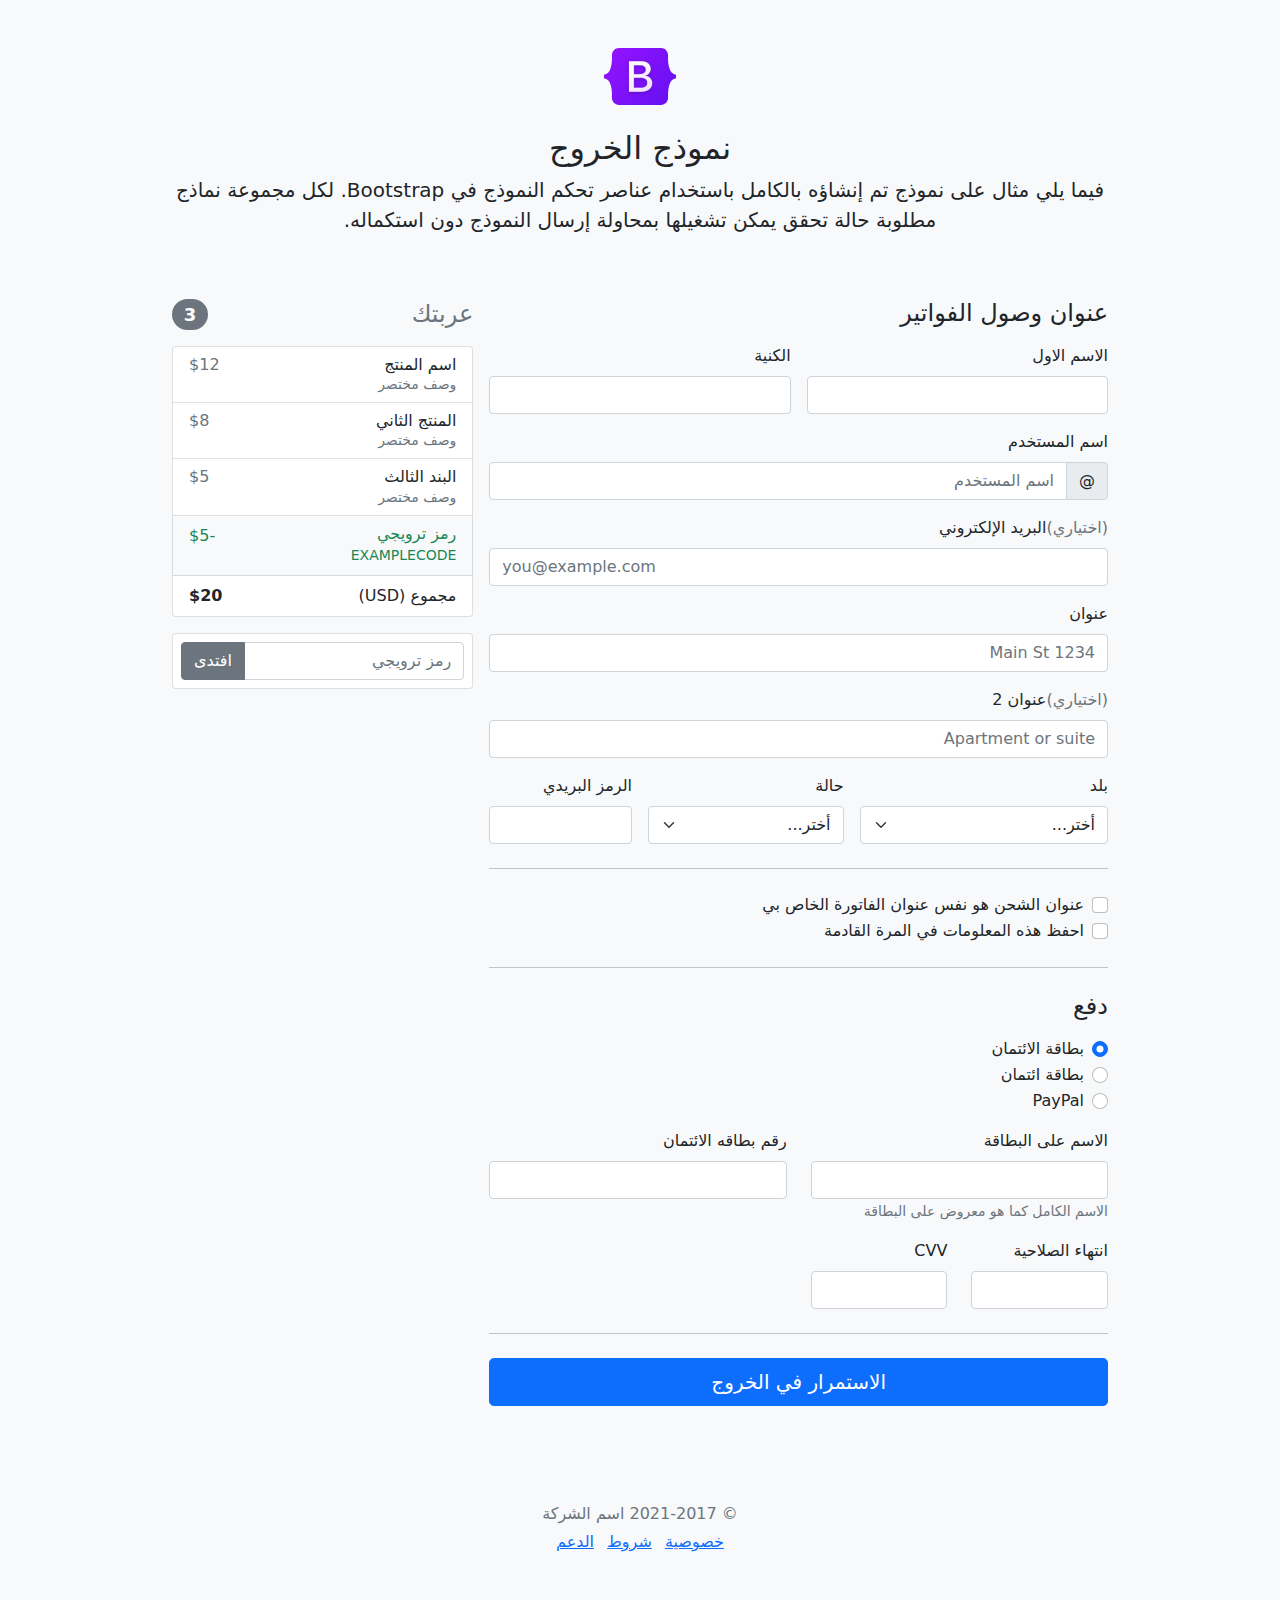
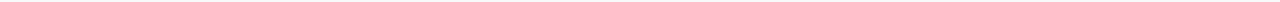
<file: agency/bootstrap-5.0.0-beta3-examples/checkout-rtl/index.html>
<!doctype html>
<html lang="ar" dir="rtl">
  <head>
    <meta charset="utf-8">
    <meta name="viewport" content="width=device-width, initial-scale=1">
    <meta name="description" content="">
    <meta name="author" content="Mark Otto, Jacob Thornton, and Bootstrap contributors">
    <meta name="generator" content="Hugo 0.82.0">
    <title>مثال الخروج · Bootstrap v5.0</title>

    <link rel="canonical" href="https://getbootstrap.com/docs/5.0/examples/checkout-rtl/">

    

    <!-- Bootstrap core CSS -->
<link href="../assets/dist/css/bootstrap.rtl.min.css" rel="stylesheet">

    <style>
      .bd-placeholder-img {
        font-size: 1.125rem;
        text-anchor: middle;
        -webkit-user-select: none;
        -moz-user-select: none;
        user-select: none;
      }

      @media (min-width: 768px) {
        .bd-placeholder-img-lg {
          font-size: 3.5rem;
        }
      }
    </style>

    
    <!-- Custom styles for this template -->
    <link href="../checkout/form-validation.css" rel="stylesheet">
  </head>
  <body class="bg-light">
    
<div class="container">
  <main>
    <div class="py-5 text-center">
      <img class="d-block mx-auto mb-4" src="../assets/brand/bootstrap-logo.svg" alt="" width="72" height="57">
      <h2>نموذج الخروج</h2>
      <p class="lead">فيما يلي مثال على نموذج تم إنشاؤه بالكامل باستخدام عناصر تحكم النموذج في Bootstrap. لكل مجموعة نماذج مطلوبة حالة تحقق يمكن تشغيلها بمحاولة إرسال النموذج دون استكماله.</p>
    </div>

    <div class="row g-3">
      <div class="col-md-5 col-lg-4 order-md-last">
        <h4 class="d-flex justify-content-between align-items-center mb-3">
          <span class="text-muted">عربتك</span>
          <span class="badge bg-secondary rounded-pill">3</span>
        </h4>
        <ul class="list-group mb-3">
          <li class="list-group-item d-flex justify-content-between lh-sm">
            <div>
              <h6 class="my-0">اسم المنتج</h6>
              <small class="text-muted">وصف مختصر</small>
            </div>
            <span class="text-muted">$12</span>
          </li>
          <li class="list-group-item d-flex justify-content-between lh-sm">
            <div>
              <h6 class="my-0">المنتج الثاني</h6>
              <small class="text-muted">وصف مختصر</small>
            </div>
            <span class="text-muted">$8</span>
          </li>
          <li class="list-group-item d-flex justify-content-between lh-sm">
            <div>
              <h6 class="my-0">البند الثالث</h6>
              <small class="text-muted">وصف مختصر</small>
            </div>
            <span class="text-muted">$5</span>
          </li>
          <li class="list-group-item d-flex justify-content-between bg-light">
            <div class="text-success">
              <h6 class="my-0">رمز ترويجي</h6>
              <small>EXAMPLECODE</small>
            </div>
            <span class="text-success">-$5</span>
          </li>
          <li class="list-group-item d-flex justify-content-between">
            <span>مجموع (USD)</span>
            <strong>$20</strong>
          </li>
        </ul>

        <form class="card p-2">
          <div class="input-group">
            <input type="text" class="form-control" placeholder="رمز ترويجي">
            <button type="submit" class="btn btn-secondary">افتدى</button>
          </div>
        </form>
      </div>
      <div class="col-md-7 col-lg-8">
        <h4 class="mb-3">عنوان وصول الفواتير</h4>
        <form class="needs-validation" novalidate>
          <div class="row g-3">
            <div class="col-sm-6">
              <label for="firstName" class="form-label">الاسم الاول</label>
              <input type="text" class="form-control" id="firstName" placeholder="" value="" required>
              <div class="invalid-feedback">
                مطلوب الاسم الأول صالح.
              </div>
            </div>

            <div class="col-sm-6">
              <label for="lastName" class="form-label">الكنية</label>
              <input type="text" class="form-control" id="lastName" placeholder="" value="" required>
              <div class="invalid-feedback">
                مطلوب اسم أخير صالح.
              </div>
            </div>

            <div class="col-12">
              <label for="username" class="form-label">اسم المستخدم</label>
              <div class="input-group has-validation">
                <span class="input-group-text">@</span>
                <input type="text" class="form-control" id="username" placeholder="اسم المستخدم" required>
              <div class="invalid-feedback">
                اسم المستخدم الخاص بك مطلوب.
                </div>
              </div>
            </div>

            <div class="col-12">
              <label for="email" class="form-label"><span class="text-muted">(اختياري)</span>البريد الإلكتروني </label>
              <input type="email" class="form-control" id="email" placeholder="you@example.com">
              <div class="invalid-feedback">
                يرجى إدخال عنوان بريد إلكتروني صالح لتحديثات الشحن.
              </div>
            </div>

            <div class="col-12">
              <label for="address" class="form-label">عنوان</label>
              <input type="text" class="form-control" id="address" placeholder="1234 Main St" required>
              <div class="invalid-feedback">
                يرجى إدخال عنوان الشحن الخاص بك.
              </div>
            </div>

            <div class="col-12">
              <label for="address2" class="form-label"><span class="text-muted">(اختياري)</span>عنوان 2 </label>
              <input type="text" class="form-control" id="address2" placeholder="Apartment or suite">
            </div>

            <div class="col-md-5">
              <label for="country" class="form-label">بلد</label>
              <select class="form-select" id="country" required>
                <option value="">أختر...</option>
                <option>الولايات المتحدة الأمريكية</option>
              </select>
              <div class="invalid-feedback">
                يرجى تحديد بلد صالح.
              </div>
            </div>

            <div class="col-md-4">
              <label for="state" class="form-label">حالة</label>
              <select class="form-select" id="state" required>
                <option value="">أختر...</option>
                <option>كاليفورنيا</option>
              </select>
              <div class="invalid-feedback">
                يرجى تقديم حالة صالحة.
              </div>
            </div>

            <div class="col-md-3">
              <label for="zip" class="form-label">الرمز البريدي</label>
              <input type="text" class="form-control" id="zip" placeholder="" required>
              <div class="invalid-feedback">
                الرمز البريدي مطلوب.
              </div>
            </div>
          </div>

          <hr class="my-4">

          <div class="form-check">
            <input type="checkbox" class="form-check-input" id="same-address">
            <label class="form-check-label" for="same-address">عنوان الشحن هو نفس عنوان الفاتورة الخاص بي</label>
          </div>

          <div class="form-check">
            <input type="checkbox" class="form-check-input" id="save-info">
            <label class="form-check-label" for="save-info">احفظ هذه المعلومات في المرة القادمة</label>
          </div>

          <hr class="my-4">

          <h4 class="mb-3">دفع</h4>

          <div class="my-3">
            <div class="form-check">
              <input id="credit" name="paymentMethod" type="radio" class="form-check-input" checked required>
              <label class="form-check-label" for="credit">بطاقة الائتمان</label>
            </div>
            <div class="form-check">
              <input id="debit" name="paymentMethod" type="radio" class="form-check-input" required>
              <label class="form-check-label" for="debit">بطاقة ائتمان</label>
            </div>
            <div class="form-check">
              <input id="paypal" name="paymentMethod" type="radio" class="form-check-input" required>
              <label class="form-check-label" for="paypal">PayPal</label>
            </div>
          </div>

          <div class="row gy-3">
            <div class="col-md-6">
              <label for="cc-name" class="form-label">الاسم على البطاقة</label>
              <input type="text" class="form-control" id="cc-name" placeholder="" required>
              <small class="text-muted">الاسم الكامل كما هو معروض على البطاقة</small>
              <div class="invalid-feedback">
                الاسم على البطاقة مطلوب
              </div>
            </div>

            <div class="col-md-6">
              <label for="cc-number" class="form-label">رقم بطاقه الائتمان</label>
              <input type="text" class="form-control" id="cc-number" placeholder="" required>
              <div class="invalid-feedback">
                رقم بطاقة الائتمان مطلوب
              </div>
            </div>

            <div class="col-md-3">
              <label for="cc-expiration" class="form-label">انتهاء الصلاحية</label>
              <input type="text" class="form-control" id="cc-expiration" placeholder="" required>
              <div class="invalid-feedback">
                تاريخ انتهاء الصلاحية مطلوب
              </div>
            </div>

            <div class="col-md-3">
              <label for="cc-cvv" class="form-label">CVV</label>
              <input type="text" class="form-control" id="cc-cvv" placeholder="" required>
              <div class="invalid-feedback">
                رمز الحماية مطلوب
              </div>
            </div>
          </div>

          <hr class="my-4">

          <button class="w-100 btn btn-primary btn-lg" type="submit">الاستمرار في الخروج</button>
        </form>
      </div>
    </div>
  </main>
  <footer class="my-5 pt-5 text-muted text-center text-small">
    <p class="mb-1">&copy; 2021-2017 اسم الشركة</p>
    <ul class="list-inline">
      <li class="list-inline-item"><a href="#">خصوصية</a></li>
      <li class="list-inline-item"><a href="#">شروط</a></li>
      <li class="list-inline-item"><a href="#">الدعم</a></li>
    </ul>
  </footer>
</div>


    <script src="../assets/dist/js/bootstrap.bundle.min.js"></script>

      <script src="../checkout/form-validation.js"></script>
  </body>
</html>
</file>
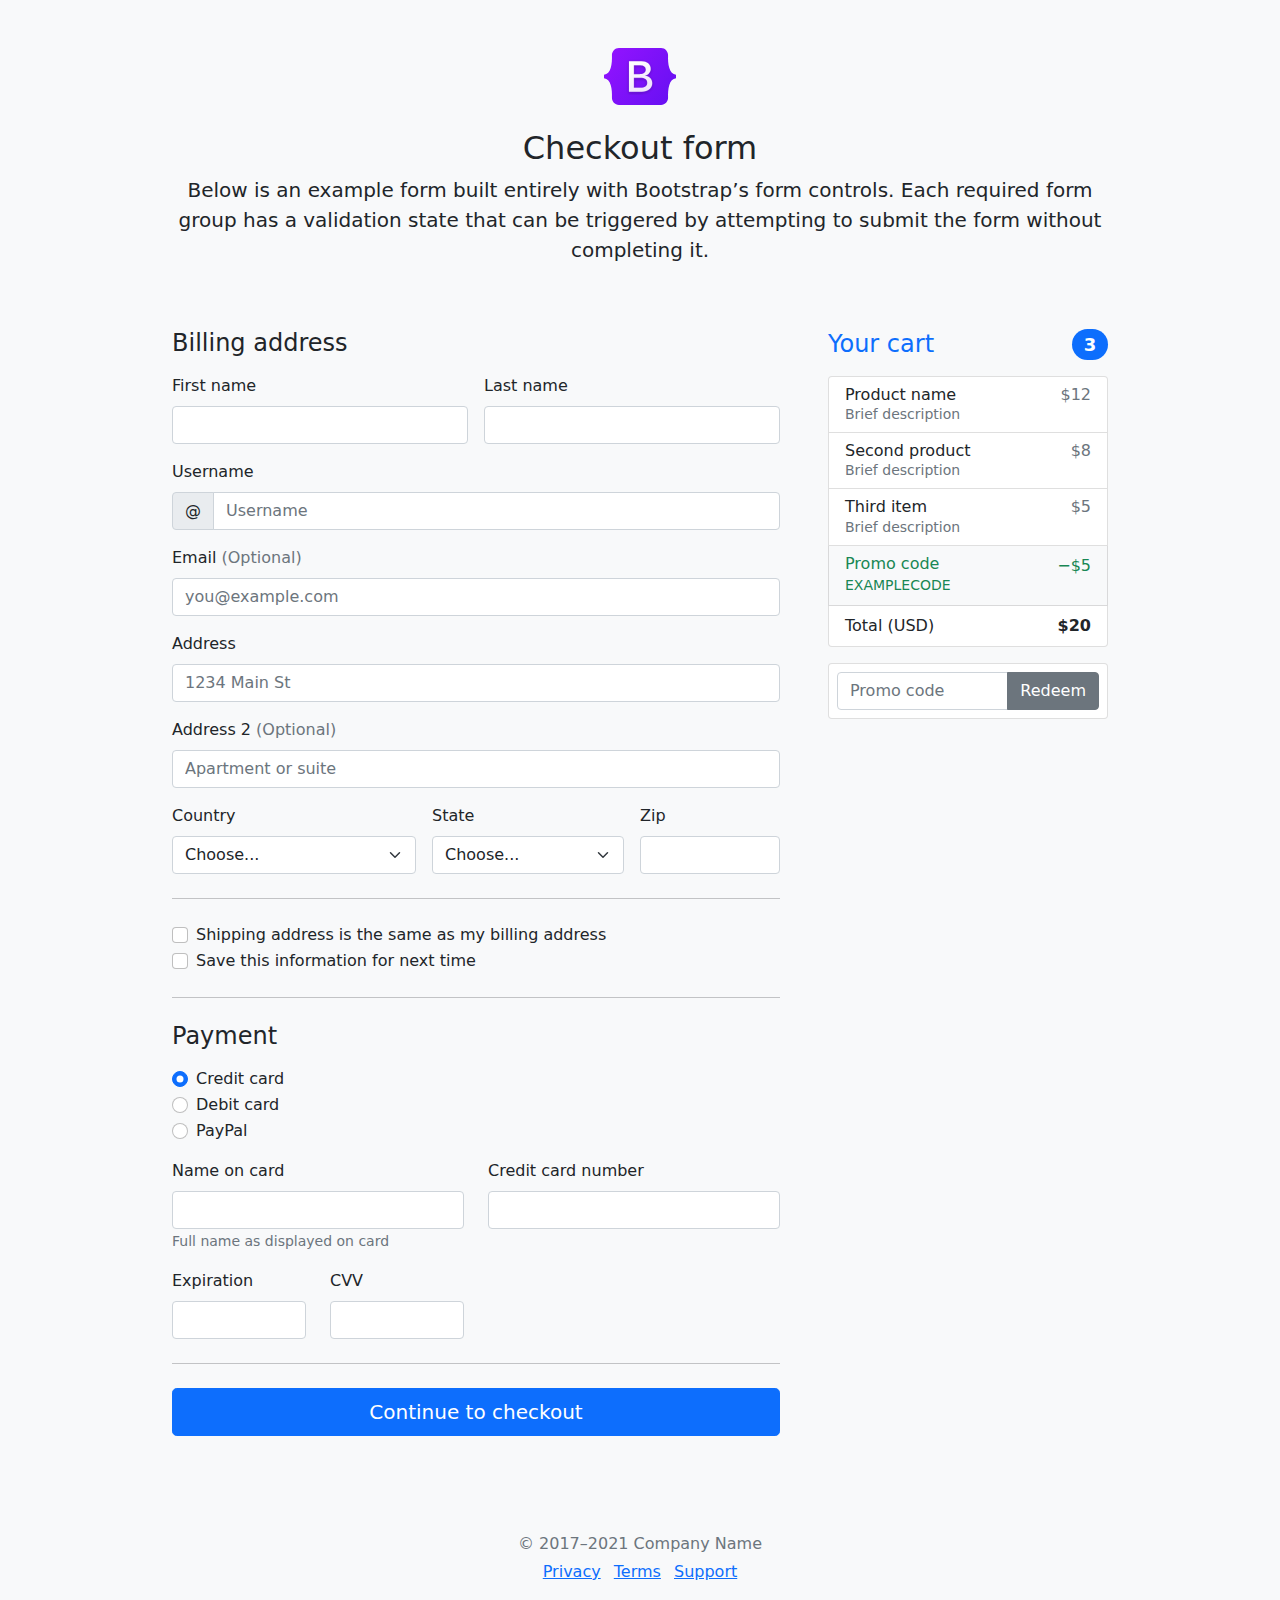
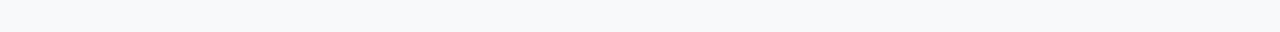
<file: agency/bootstrap-5.0.0-beta3-examples/checkout/index.html>
<!doctype html>
<html lang="en">
  <head>
    <meta charset="utf-8">
    <meta name="viewport" content="width=device-width, initial-scale=1">
    <meta name="description" content="">
    <meta name="author" content="Mark Otto, Jacob Thornton, and Bootstrap contributors">
    <meta name="generator" content="Hugo 0.82.0">
    <title>Checkout example · Bootstrap v5.0</title>

    <link rel="canonical" href="https://getbootstrap.com/docs/5.0/examples/checkout/">

    

    <!-- Bootstrap core CSS -->
<link href="../assets/dist/css/bootstrap.min.css" rel="stylesheet">

    <style>
      .bd-placeholder-img {
        font-size: 1.125rem;
        text-anchor: middle;
        -webkit-user-select: none;
        -moz-user-select: none;
        user-select: none;
      }

      @media (min-width: 768px) {
        .bd-placeholder-img-lg {
          font-size: 3.5rem;
        }
      }
    </style>

    
    <!-- Custom styles for this template -->
    <link href="form-validation.css" rel="stylesheet">
  </head>
  <body class="bg-light">
    
<div class="container">
  <main>
    <div class="py-5 text-center">
      <img class="d-block mx-auto mb-4" src="../assets/brand/bootstrap-logo.svg" alt="" width="72" height="57">
      <h2>Checkout form</h2>
      <p class="lead">Below is an example form built entirely with Bootstrap’s form controls. Each required form group has a validation state that can be triggered by attempting to submit the form without completing it.</p>
    </div>

    <div class="row g-5">
      <div class="col-md-5 col-lg-4 order-md-last">
        <h4 class="d-flex justify-content-between align-items-center mb-3">
          <span class="text-primary">Your cart</span>
          <span class="badge bg-primary rounded-pill">3</span>
        </h4>
        <ul class="list-group mb-3">
          <li class="list-group-item d-flex justify-content-between lh-sm">
            <div>
              <h6 class="my-0">Product name</h6>
              <small class="text-muted">Brief description</small>
            </div>
            <span class="text-muted">$12</span>
          </li>
          <li class="list-group-item d-flex justify-content-between lh-sm">
            <div>
              <h6 class="my-0">Second product</h6>
              <small class="text-muted">Brief description</small>
            </div>
            <span class="text-muted">$8</span>
          </li>
          <li class="list-group-item d-flex justify-content-between lh-sm">
            <div>
              <h6 class="my-0">Third item</h6>
              <small class="text-muted">Brief description</small>
            </div>
            <span class="text-muted">$5</span>
          </li>
          <li class="list-group-item d-flex justify-content-between bg-light">
            <div class="text-success">
              <h6 class="my-0">Promo code</h6>
              <small>EXAMPLECODE</small>
            </div>
            <span class="text-success">−$5</span>
          </li>
          <li class="list-group-item d-flex justify-content-between">
            <span>Total (USD)</span>
            <strong>$20</strong>
          </li>
        </ul>

        <form class="card p-2">
          <div class="input-group">
            <input type="text" class="form-control" placeholder="Promo code">
            <button type="submit" class="btn btn-secondary">Redeem</button>
          </div>
        </form>
      </div>
      <div class="col-md-7 col-lg-8">
        <h4 class="mb-3">Billing address</h4>
        <form class="needs-validation" novalidate>
          <div class="row g-3">
            <div class="col-sm-6">
              <label for="firstName" class="form-label">First name</label>
              <input type="text" class="form-control" id="firstName" placeholder="" value="" required>
              <div class="invalid-feedback">
                Valid first name is required.
              </div>
            </div>

            <div class="col-sm-6">
              <label for="lastName" class="form-label">Last name</label>
              <input type="text" class="form-control" id="lastName" placeholder="" value="" required>
              <div class="invalid-feedback">
                Valid last name is required.
              </div>
            </div>

            <div class="col-12">
              <label for="username" class="form-label">Username</label>
              <div class="input-group has-validation">
                <span class="input-group-text">@</span>
                <input type="text" class="form-control" id="username" placeholder="Username" required>
              <div class="invalid-feedback">
                  Your username is required.
                </div>
              </div>
            </div>

            <div class="col-12">
              <label for="email" class="form-label">Email <span class="text-muted">(Optional)</span></label>
              <input type="email" class="form-control" id="email" placeholder="you@example.com">
              <div class="invalid-feedback">
                Please enter a valid email address for shipping updates.
              </div>
            </div>

            <div class="col-12">
              <label for="address" class="form-label">Address</label>
              <input type="text" class="form-control" id="address" placeholder="1234 Main St" required>
              <div class="invalid-feedback">
                Please enter your shipping address.
              </div>
            </div>

            <div class="col-12">
              <label for="address2" class="form-label">Address 2 <span class="text-muted">(Optional)</span></label>
              <input type="text" class="form-control" id="address2" placeholder="Apartment or suite">
            </div>

            <div class="col-md-5">
              <label for="country" class="form-label">Country</label>
              <select class="form-select" id="country" required>
                <option value="">Choose...</option>
                <option>United States</option>
              </select>
              <div class="invalid-feedback">
                Please select a valid country.
              </div>
            </div>

            <div class="col-md-4">
              <label for="state" class="form-label">State</label>
              <select class="form-select" id="state" required>
                <option value="">Choose...</option>
                <option>California</option>
              </select>
              <div class="invalid-feedback">
                Please provide a valid state.
              </div>
            </div>

            <div class="col-md-3">
              <label for="zip" class="form-label">Zip</label>
              <input type="text" class="form-control" id="zip" placeholder="" required>
              <div class="invalid-feedback">
                Zip code required.
              </div>
            </div>
          </div>

          <hr class="my-4">

          <div class="form-check">
            <input type="checkbox" class="form-check-input" id="same-address">
            <label class="form-check-label" for="same-address">Shipping address is the same as my billing address</label>
          </div>

          <div class="form-check">
            <input type="checkbox" class="form-check-input" id="save-info">
            <label class="form-check-label" for="save-info">Save this information for next time</label>
          </div>

          <hr class="my-4">

          <h4 class="mb-3">Payment</h4>

          <div class="my-3">
            <div class="form-check">
              <input id="credit" name="paymentMethod" type="radio" class="form-check-input" checked required>
              <label class="form-check-label" for="credit">Credit card</label>
            </div>
            <div class="form-check">
              <input id="debit" name="paymentMethod" type="radio" class="form-check-input" required>
              <label class="form-check-label" for="debit">Debit card</label>
            </div>
            <div class="form-check">
              <input id="paypal" name="paymentMethod" type="radio" class="form-check-input" required>
              <label class="form-check-label" for="paypal">PayPal</label>
            </div>
          </div>

          <div class="row gy-3">
            <div class="col-md-6">
              <label for="cc-name" class="form-label">Name on card</label>
              <input type="text" class="form-control" id="cc-name" placeholder="" required>
              <small class="text-muted">Full name as displayed on card</small>
              <div class="invalid-feedback">
                Name on card is required
              </div>
            </div>

            <div class="col-md-6">
              <label for="cc-number" class="form-label">Credit card number</label>
              <input type="text" class="form-control" id="cc-number" placeholder="" required>
              <div class="invalid-feedback">
                Credit card number is required
              </div>
            </div>

            <div class="col-md-3">
              <label for="cc-expiration" class="form-label">Expiration</label>
              <input type="text" class="form-control" id="cc-expiration" placeholder="" required>
              <div class="invalid-feedback">
                Expiration date required
              </div>
            </div>

            <div class="col-md-3">
              <label for="cc-cvv" class="form-label">CVV</label>
              <input type="text" class="form-control" id="cc-cvv" placeholder="" required>
              <div class="invalid-feedback">
                Security code required
              </div>
            </div>
          </div>

          <hr class="my-4">

          <button class="w-100 btn btn-primary btn-lg" type="submit">Continue to checkout</button>
        </form>
      </div>
    </div>
  </main>

  <footer class="my-5 pt-5 text-muted text-center text-small">
    <p class="mb-1">&copy; 2017–2021 Company Name</p>
    <ul class="list-inline">
      <li class="list-inline-item"><a href="#">Privacy</a></li>
      <li class="list-inline-item"><a href="#">Terms</a></li>
      <li class="list-inline-item"><a href="#">Support</a></li>
    </ul>
  </footer>
</div>


    <script src="../assets/dist/js/bootstrap.bundle.min.js"></script>

      <script src="form-validation.js"></script>
  </body>
</html>
</file>
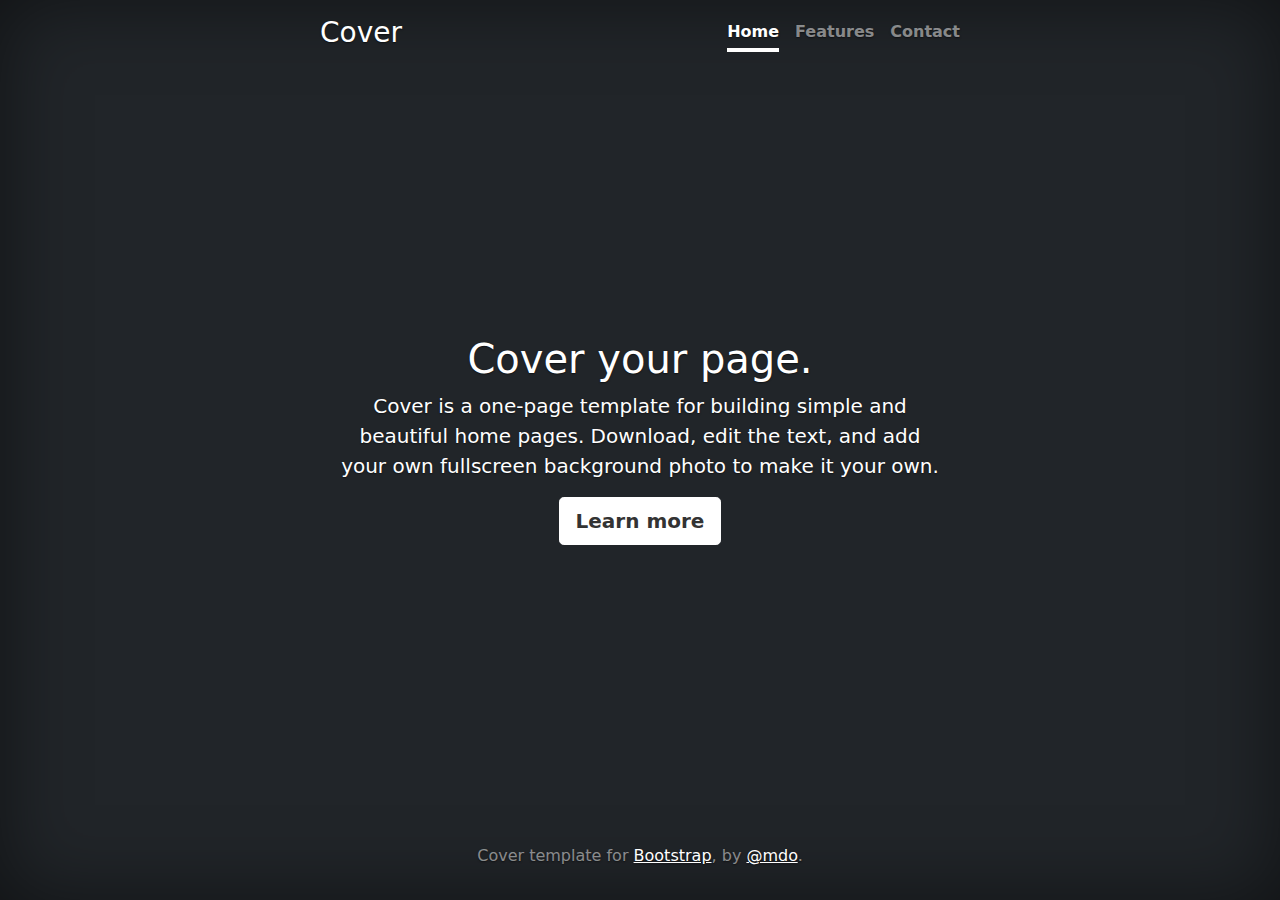
<file: agency/bootstrap-5.0.0-beta3-examples/cover/index.html>
<!doctype html>
<html lang="en" class="h-100">
  <head>
    <meta charset="utf-8">
    <meta name="viewport" content="width=device-width, initial-scale=1">
    <meta name="description" content="">
    <meta name="author" content="Mark Otto, Jacob Thornton, and Bootstrap contributors">
    <meta name="generator" content="Hugo 0.82.0">
    <title>Cover Template · Bootstrap v5.0</title>

    <link rel="canonical" href="https://getbootstrap.com/docs/5.0/examples/cover/">

    

    <!-- Bootstrap core CSS -->
<link href="../assets/dist/css/bootstrap.min.css" rel="stylesheet">

    <style>
      .bd-placeholder-img {
        font-size: 1.125rem;
        text-anchor: middle;
        -webkit-user-select: none;
        -moz-user-select: none;
        user-select: none;
      }

      @media (min-width: 768px) {
        .bd-placeholder-img-lg {
          font-size: 3.5rem;
        }
      }
    </style>

    
    <!-- Custom styles for this template -->
    <link href="cover.css" rel="stylesheet">
  </head>
  <body class="d-flex h-100 text-center text-white bg-dark">
    
<div class="cover-container d-flex w-100 h-100 p-3 mx-auto flex-column">
  <header class="mb-auto">
    <div>
      <h3 class="float-md-start mb-0">Cover</h3>
      <nav class="nav nav-masthead justify-content-center float-md-end">
        <a class="nav-link active" aria-current="page" href="#">Home</a>
        <a class="nav-link" href="#">Features</a>
        <a class="nav-link" href="#">Contact</a>
      </nav>
    </div>
  </header>

  <main class="px-3">
    <h1>Cover your page.</h1>
    <p class="lead">Cover is a one-page template for building simple and beautiful home pages. Download, edit the text, and add your own fullscreen background photo to make it your own.</p>
    <p class="lead">
      <a href="#" class="btn btn-lg btn-secondary fw-bold border-white bg-white">Learn more</a>
    </p>
  </main>

  <footer class="mt-auto text-white-50">
    <p>Cover template for <a href="https://getbootstrap.com/" class="text-white">Bootstrap</a>, by <a href="https://twitter.com/mdo" class="text-white">@mdo</a>.</p>
  </footer>
</div>


    
  </body>
</html>
</file>
<file: agency/bootstrap-5.0.0-beta3-examples/blog/blog.rtl.css>
/* stylelint-disable selector-list-comma-newline-after */

.blog-header {
  line-height: 1;
  border-bottom: 1px solid #e5e5e5;
}

.blog-header-logo {
  font-family: Amiri, Georgia, "Times New Roman", serif;
  font-size: 2.25rem;
}

.blog-header-logo:hover {
  text-decoration: none;
}

h1, h2, h3, h4, h5, h6 {
  font-family: Amiri, Georgia, "Times New Roman", serif;
}

.display-4 {
  font-size: 2.5rem;
}
@media (min-width: 768px) {
  .display-4 {
    font-size: 3rem;
  }
}

.nav-scroller {
  position: relative;
  z-index: 2;
  height: 2.75rem;
  overflow-y: hidden;
}

.nav-scroller .nav {
  display: flex;
  flex-wrap: nowrap;
  padding-bottom: 1rem;
  margin-top: -1px;
  overflow-x: auto;
  text-align: center;
  white-space: nowrap;
  -webkit-overflow-scrolling: touch;
}

.nav-scroller .nav-link {
  padding-top: .75rem;
  padding-bottom: .75rem;
  font-size: .875rem;
}

.card-img-right {
  height: 100%;
  border-radius: 3px 0 0 3px;
}

.flex-auto {
  flex: 0 0 auto;
}

.h-250 { height: 250px; }
@media (min-width: 768px) {
  .h-md-250 { height: 250px; }
}

/* Pagination */
.blog-pagination {
  margin-bottom: 4rem;
}
.blog-pagination > .btn {
  border-radius: 2rem;
}

/*
 * Blog posts
 */
.blog-post {
  margin-bottom: 4rem;
}
.blog-post-title {
  margin-bottom: .25rem;
  font-size: 2.5rem;
}
.blog-post-meta {
  margin-bottom: 1.25rem;
  color: #727272;
}

/*
 * Footer
 */
.blog-footer {
  padding: 2.5rem 0;
  color: #727272;
  text-align: center;
  background-color: #f9f9f9;
  border-top: .05rem solid #e5e5e5;
}
.blog-footer p:last-child {
  margin-bottom: 0;
}
</file>
<file: agency/bootstrap-5.0.0-beta3-examples/blog/blog.css>
/* stylelint-disable selector-list-comma-newline-after */

.blog-header {
  line-height: 1;
  border-bottom: 1px solid #e5e5e5;
}

.blog-header-logo {
  font-family: "Playfair Display", Georgia, "Times New Roman", serif/*rtl:Amiri, Georgia, "Times New Roman", serif*/;
  font-size: 2.25rem;
}

.blog-header-logo:hover {
  text-decoration: none;
}

h1, h2, h3, h4, h5, h6 {
  font-family: "Playfair Display", Georgia, "Times New Roman", serif/*rtl:Amiri, Georgia, "Times New Roman", serif*/;
}

.display-4 {
  font-size: 2.5rem;
}
@media (min-width: 768px) {
  .display-4 {
    font-size: 3rem;
  }
}

.nav-scroller {
  position: relative;
  z-index: 2;
  height: 2.75rem;
  overflow-y: hidden;
}

.nav-scroller .nav {
  display: flex;
  flex-wrap: nowrap;
  padding-bottom: 1rem;
  margin-top: -1px;
  overflow-x: auto;
  text-align: center;
  white-space: nowrap;
  -webkit-overflow-scrolling: touch;
}

.nav-scroller .nav-link {
  padding-top: .75rem;
  padding-bottom: .75rem;
  font-size: .875rem;
}

.card-img-right {
  height: 100%;
  border-radius: 0 3px 3px 0;
}

.flex-auto {
  flex: 0 0 auto;
}

.h-250 { height: 250px; }
@media (min-width: 768px) {
  .h-md-250 { height: 250px; }
}

/* Pagination */
.blog-pagination {
  margin-bottom: 4rem;
}
.blog-pagination > .btn {
  border-radius: 2rem;
}

/*
 * Blog posts
 */
.blog-post {
  margin-bottom: 4rem;
}
.blog-post-title {
  margin-bottom: .25rem;
  font-size: 2.5rem;
}
.blog-post-meta {
  margin-bottom: 1.25rem;
  color: #727272;
}

/*
 * Footer
 */
.blog-footer {
  padding: 2.5rem 0;
  color: #727272;
  text-align: center;
  background-color: #f9f9f9;
  border-top: .05rem solid #e5e5e5;
}
.blog-footer p:last-child {
  margin-bottom: 0;
}
</file>
<file: agency/bootstrap-5.0.0-beta3-examples/carousel/carousel.rtl.css>
/* GLOBAL STYLES
-------------------------------------------------- */
/* Padding below the footer and lighter body text */

body {
  padding-top: 3rem;
  padding-bottom: 3rem;
  color: #5a5a5a;
}


/* CUSTOMIZE THE CAROUSEL
-------------------------------------------------- */

/* Carousel base class */
.carousel {
  margin-bottom: 4rem;
}
/* Since positioning the image, we need to help out the caption */
.carousel-caption {
  bottom: 3rem;
  z-index: 10;
}

/* Declare heights because of positioning of img element */
.carousel-item {
  height: 32rem;
}
.carousel-item > img {
  position: absolute;
  top: 0;
  right: 0;
  min-width: 100%;
  height: 32rem;
}


/* MARKETING CONTENT
-------------------------------------------------- */

/* Center align the text within the three columns below the carousel */
.marketing .col-lg-4 {
  margin-bottom: 1.5rem;
  text-align: center;
}
.marketing h2 {
  font-weight: 400;
}
.marketing .col-lg-4 p {
  margin-right: .75rem;
  margin-left: .75rem;
}


/* Featurettes
------------------------- */

.featurette-divider {
  margin: 5rem 0; /* Space out the Bootstrap <hr> more */
}

/* Thin out the marketing headings */
.featurette-heading {
  font-weight: 300;
  line-height: 1;
}


/* RESPONSIVE CSS
-------------------------------------------------- */

@media (min-width: 40em) {
  /* Bump up size of carousel content */
  .carousel-caption p {
    margin-bottom: 1.25rem;
    font-size: 1.25rem;
    line-height: 1.4;
  }

  .featurette-heading {
    font-size: 50px;
  }
}

@media (min-width: 62em) {
  .featurette-heading {
    margin-top: 7rem;
  }
}
</file>
<file: agency/bootstrap-5.0.0-beta3-examples/checkout/form-validation.css>
.container {
  max-width: 960px;
}
</file>
<file: agency/bootstrap-5.0.0-beta3-examples/cover/cover.css>
/*
 * Globals
 */


/* Custom default button */
.btn-secondary,
.btn-secondary:hover,
.btn-secondary:focus {
  color: #333;
  text-shadow: none; /* Prevent inheritance from `body` */
}


/*
 * Base structure
 */

body {
  text-shadow: 0 .05rem .1rem rgba(0, 0, 0, .5);
  box-shadow: inset 0 0 5rem rgba(0, 0, 0, .5);
}

.cover-container {
  max-width: 42em;
}


/*
 * Header
 */

.nav-masthead .nav-link {
  padding: .25rem 0;
  font-weight: 700;
  color: rgba(255, 255, 255, .5);
  background-color: transparent;
  border-bottom: .25rem solid transparent;
}

.nav-masthead .nav-link:hover,
.nav-masthead .nav-link:focus {
  border-bottom-color: rgba(255, 255, 255, .25);
}

.nav-masthead .nav-link + .nav-link {
  margin-left: 1rem;
}

.nav-masthead .active {
  color: #fff;
  border-bottom-color: #fff;
}
</file>
<file: agency/bootstrap-5.0.0-beta3-examples/cheatsheet/cheatsheet.rtl.css>
body {
  scroll-behavior: smooth;
}

/**
 * Bootstrap "Journal code" icon
 * @link https://icons.getbootstrap.com/icons/journal-code/
 */
.bd-heading a::before {
  display: inline-block;
  width: 1em;
  height: 1em;
  margin-left: .25rem;
  content: "";
  background-image: url("data:image/svg+xml,%3Csvg xmlns='http://www.w3.org/2000/svg' fill='%25230d6efd' viewBox='0 0 16 16'%3E%3Cpath d='M4 1h8a2 2 0 0 1 2 2v10a2 2 0 0 1-2 2H4a2 2 0 0 1-2-2h1a1 1 0 0 0 1 1h8a1 1 0 0 0 1-1V3a1 1 0 0 0-1-1H4a1 1 0 0 0-1 1H2a2 2 0 0 1 2-2z'/%3E%3Cpath d='M2 5v-.5a.5.5 0 0 1 1 0V5h.5a.5.5 0 0 1 0 1h-2a.5.5 0 0 1 0-1H2zm0 3v-.5a.5.5 0 0 1 1 0V8h.5a.5.5 0 0 1 0 1h-2a.5.5 0 0 1 0-1H2zm0 3v-.5a.5.5 0 0 1 1 0v.5h.5a.5.5 0 0 1 0 1h-2a.5.5 0 0 1 0-1H2z'/%3E%3Cpath fill-rule='evenodd' d='M8.646 5.646a.5.5 0 0 1 .708 0l2 2a.5.5 0 0 1 0 .708l-2 2a.5.5 0 0 1-.708-.708L10.293 8 8.646 6.354a.5.5 0 0 1 0-.708zm-1.292 0a.5.5 0 0 0-.708 0l-2 2a.5.5 0 0 0 0 .708l2 2a.5.5 0 0 0 .708-.708L5.707 8l1.647-1.646a.5.5 0 0 0 0-.708z'/%3E%3C/svg%3E");
  background-size: 1em;
}

/* stylelint-disable-next-line selector-max-universal */
.bd-heading + div > * + * {
  margin-top: 3rem;
}

/* Table of contents */
.bd-aside a {
  padding: .1875rem .5rem;
  margin-top: .125rem;
  margin-right: .3125rem;
  color: rgba(0, 0, 0, .65);
  text-decoration: none;
}

.bd-aside a:hover,
.bd-aside a:focus {
  color: rgba(0, 0, 0, .85);
  background-color: rgba(121, 82, 179, .1);
}

.bd-aside .active {
  font-weight: 600;
  color: rgba(0, 0, 0, .85);
}

.bd-aside .btn {
  padding: .25rem .5rem;
  font-weight: 600;
  color: rgba(0, 0, 0, .65);
  border: 0;
}

.bd-aside .btn:hover,
.bd-aside .btn:focus {
  color: rgba(0, 0, 0, .85);
  background-color: rgba(121, 82, 179, .1);
}

.bd-aside .btn:focus {
  box-shadow: 0 0 0 1px rgba(121, 82, 179, .7);
}

.bd-aside .btn::before {
  width: 1.25em;
  line-height: 0;
  content: url("data:image/svg+xml,%3csvg xmlns='http://www.w3.org/2000/svg' width='16' height='16' viewBox='0 0 16 16'%3e%3cpath fill='none' stroke='rgba%280,0,0,.5%29' stroke-linecap='round' stroke-linejoin='round' stroke-width='2' d='M5 14l6-6-6-6'/%3e%3c/svg%3e");
  transition: transform .35s ease;
  transform: rotate(180deg) translateX(-2px);
  transform-origin: .5em 50%;
}

.bd-aside .btn[aria-expanded="true"]::before {
  transform: rotate(90deg);
}


/* Examples */
.scrollspy-example {
  position: relative;
  height: 200px;
  margin-top: .5rem;
  overflow: auto;
}

[id="modal"] .bd-example .btn,
[id="buttons"] .bd-example .btn,
[id="tooltips"] .bd-example .btn,
[id="popovers"] .bd-example .btn,
[id="dropdowns"] .bd-example .btn-group,
[id="dropdowns"] .bd-example .dropdown,
[id="dropdowns"] .bd-example .dropup,
[id="dropdowns"] .bd-example .dropend,
[id="dropdowns"] .bd-example .dropstart {
  margin: 0 0 1rem 1rem;
}

/* Layout */
@media (min-width: 1200px) {
  body {
    display: grid;
    gap: 1rem;
    grid-template-columns: 1fr 4fr 1fr;
    grid-template-rows: auto;
  }

  .bd-header {
    position: fixed;
    top: 0;
    right: 0;
    left: 0;
    z-index: 1030;
    grid-column: 1 / span 3;
  }

  .bd-aside,
  .bd-cheatsheet {
    padding-top: 4rem;
  }

  /**
   * 1. Too bad only Firefox supports subgrids ATM
   */
  .bd-cheatsheet,
  .bd-cheatsheet section,
  .bd-cheatsheet article {
    display: inherit; /* 1 */
    gap: inherit; /* 1 */
    grid-template-columns: 1fr 4fr;
    grid-column: 1 / span 2;
    grid-template-rows: auto;
  }

  .bd-aside {
    grid-area: 1 / 3;
    scroll-margin-top: 4rem;
  }

  .bd-cheatsheet section,
  .bd-cheatsheet section > h2 {
    top: 2rem;
    scroll-margin-top: 2rem;
  }

  .bd-cheatsheet section > h2::before {
    position: absolute;
    top: 0;
    right: 0;
    bottom: -2rem;
    left: 0;
    z-index: -1;
    content: "";
    background-image: linear-gradient(to bottom, rgba(255, 255, 255, 1) calc(100% - 3rem), rgba(255, 255, 255, .01));
  }

  .bd-cheatsheet article,
  .bd-cheatsheet .bd-heading {
    top: 8rem;
    scroll-margin-top: 8rem;
  }

  .bd-cheatsheet .bd-heading {
    z-index: 1;
  }
}
</file>
<file: agency/bootstrap-5.0.0-beta3-examples/cheatsheet/cheatsheet.css>
body {
  scroll-behavior: smooth;
}

/**
 * Bootstrap "Journal code" icon
 * @link https://icons.getbootstrap.com/icons/journal-code/
 */
.bd-heading a::before {
  display: inline-block;
  width: 1em;
  height: 1em;
  margin-right: .25rem;
  content: "";
  background-image: url("data:image/svg+xml,%3Csvg xmlns='http://www.w3.org/2000/svg' fill='%25230d6efd' viewBox='0 0 16 16'%3E%3Cpath d='M4 1h8a2 2 0 0 1 2 2v10a2 2 0 0 1-2 2H4a2 2 0 0 1-2-2h1a1 1 0 0 0 1 1h8a1 1 0 0 0 1-1V3a1 1 0 0 0-1-1H4a1 1 0 0 0-1 1H2a2 2 0 0 1 2-2z'/%3E%3Cpath d='M2 5v-.5a.5.5 0 0 1 1 0V5h.5a.5.5 0 0 1 0 1h-2a.5.5 0 0 1 0-1H2zm0 3v-.5a.5.5 0 0 1 1 0V8h.5a.5.5 0 0 1 0 1h-2a.5.5 0 0 1 0-1H2zm0 3v-.5a.5.5 0 0 1 1 0v.5h.5a.5.5 0 0 1 0 1h-2a.5.5 0 0 1 0-1H2z'/%3E%3Cpath fill-rule='evenodd' d='M8.646 5.646a.5.5 0 0 1 .708 0l2 2a.5.5 0 0 1 0 .708l-2 2a.5.5 0 0 1-.708-.708L10.293 8 8.646 6.354a.5.5 0 0 1 0-.708zm-1.292 0a.5.5 0 0 0-.708 0l-2 2a.5.5 0 0 0 0 .708l2 2a.5.5 0 0 0 .708-.708L5.707 8l1.647-1.646a.5.5 0 0 0 0-.708z'/%3E%3C/svg%3E");
  background-size: 1em;
}

/* stylelint-disable-next-line selector-max-universal */
.bd-heading + div > * + * {
  margin-top: 3rem;
}

/* Table of contents */
.bd-aside a {
  padding: .1875rem .5rem;
  margin-top: .125rem;
  margin-left: .3125rem;
  color: rgba(0, 0, 0, .65);
  text-decoration: none;
}

.bd-aside a:hover,
.bd-aside a:focus {
  color: rgba(0, 0, 0, .85);
  background-color: rgba(121, 82, 179, .1);
}

.bd-aside .active {
  font-weight: 600;
  color: rgba(0, 0, 0, .85);
}

.bd-aside .btn {
  padding: .25rem .5rem;
  font-weight: 600;
  color: rgba(0, 0, 0, .65);
  border: 0;
}

.bd-aside .btn:hover,
.bd-aside .btn:focus {
  color: rgba(0, 0, 0, .85);
  background-color: rgba(121, 82, 179, .1);
}

.bd-aside .btn:focus {
  box-shadow: 0 0 0 1px rgba(121, 82, 179, .7);
}

.bd-aside .btn::before {
  width: 1.25em;
  line-height: 0;
  content: url("data:image/svg+xml,%3csvg xmlns='http://www.w3.org/2000/svg' width='16' height='16' viewBox='0 0 16 16'%3e%3cpath fill='none' stroke='rgba%280,0,0,.5%29' stroke-linecap='round' stroke-linejoin='round' stroke-width='2' d='M5 14l6-6-6-6'/%3e%3c/svg%3e");
  transition: transform .35s ease;

  /* rtl:raw:
  transform: rotate(180deg) translateX(-2px);
  */
  transform-origin: .5em 50%;
}

.bd-aside .btn[aria-expanded="true"]::before {
  transform: rotate(90deg)/* rtl:ignore */;
}


/* Examples */
.scrollspy-example {
  position: relative;
  height: 200px;
  margin-top: .5rem;
  overflow: auto;
}

[id="modal"] .bd-example .btn,
[id="buttons"] .bd-example .btn,
[id="tooltips"] .bd-example .btn,
[id="popovers"] .bd-example .btn,
[id="dropdowns"] .bd-example .btn-group,
[id="dropdowns"] .bd-example .dropdown,
[id="dropdowns"] .bd-example .dropup,
[id="dropdowns"] .bd-example .dropend,
[id="dropdowns"] .bd-example .dropstart {
  margin: 0 1rem 1rem 0;
}

/* Layout */
@media (min-width: 1200px) {
  body {
    display: grid;
    gap: 1rem;
    grid-template-columns: 1fr 4fr 1fr;
    grid-template-rows: auto;
  }

  .bd-header {
    position: fixed;
    top: 0;
    /* rtl:begin:ignore */
    right: 0;
    left: 0;
    /* rtl:end:ignore */
    z-index: 1030;
    grid-column: 1 / span 3;
  }

  .bd-aside,
  .bd-cheatsheet {
    padding-top: 4rem;
  }

  /**
   * 1. Too bad only Firefox supports subgrids ATM
   */
  .bd-cheatsheet,
  .bd-cheatsheet section,
  .bd-cheatsheet article {
    display: inherit; /* 1 */
    gap: inherit; /* 1 */
    grid-template-columns: 1fr 4fr;
    grid-column: 1 / span 2;
    grid-template-rows: auto;
  }

  .bd-aside {
    grid-area: 1 / 3;
    scroll-margin-top: 4rem;
  }

  .bd-cheatsheet section,
  .bd-cheatsheet section > h2 {
    top: 2rem;
    scroll-margin-top: 2rem;
  }

  .bd-cheatsheet section > h2::before {
    position: absolute;
    /* rtl:begin:ignore */
    top: 0;
    right: 0;
    bottom: -2rem;
    left: 0;
    /* rtl:end:ignore */
    z-index: -1;
    content: "";
    background-image: linear-gradient(to bottom, rgba(255, 255, 255, 1) calc(100% - 3rem), rgba(255, 255, 255, .01));
  }

  .bd-cheatsheet article,
  .bd-cheatsheet .bd-heading {
    top: 8rem;
    scroll-margin-top: 8rem;
  }

  .bd-cheatsheet .bd-heading {
    z-index: 1;
  }
}
</file>
